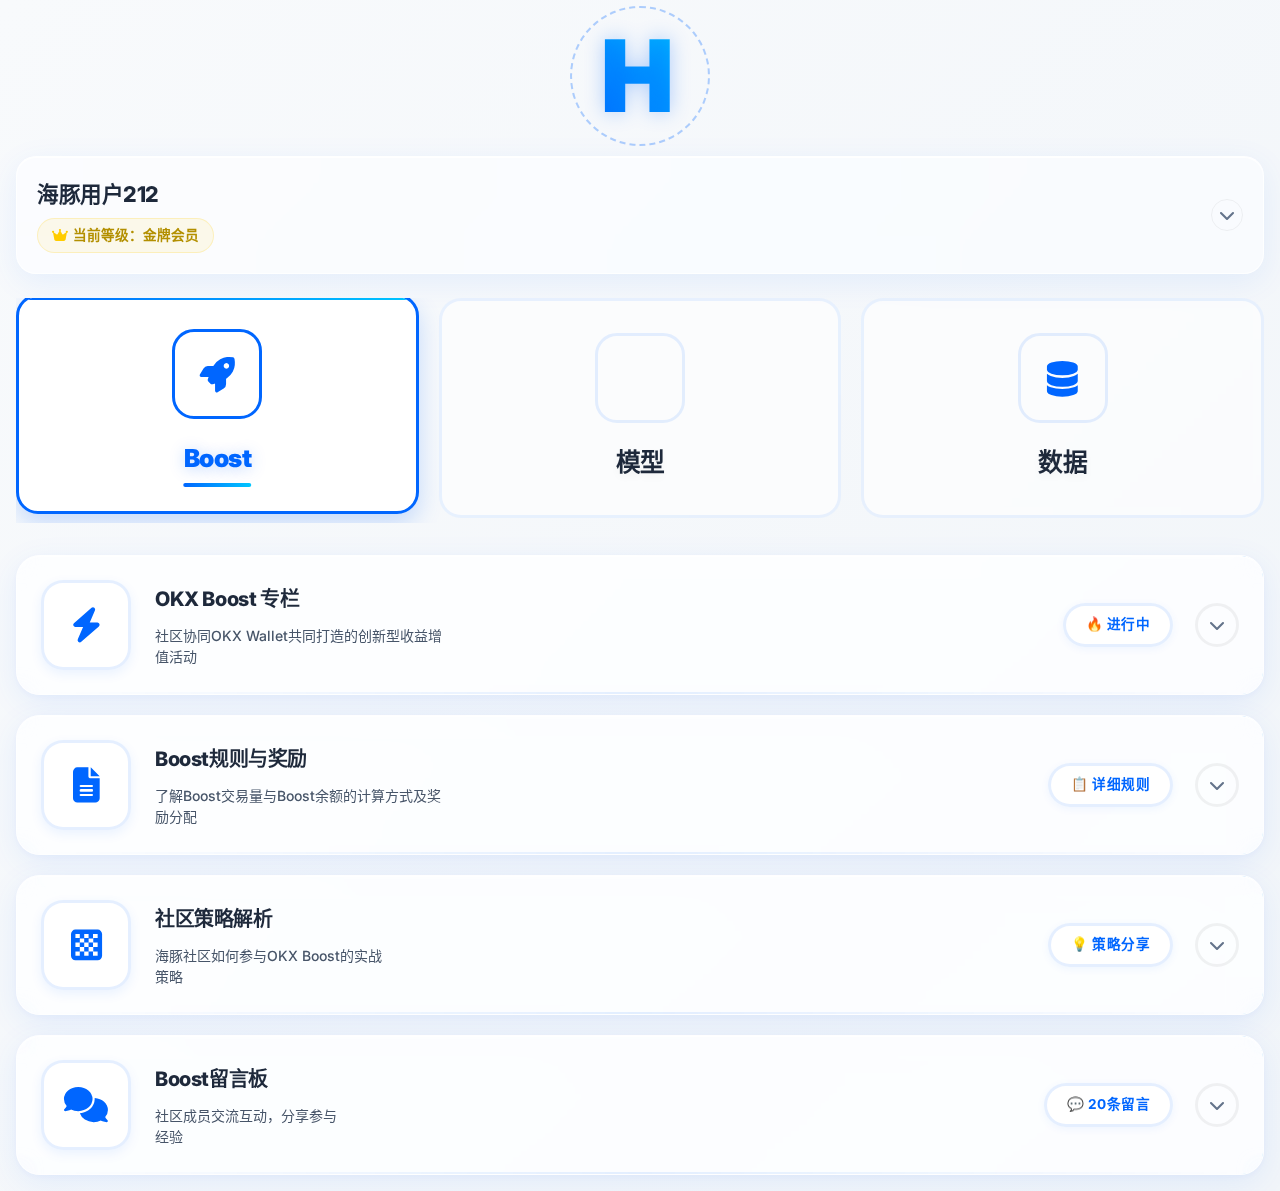
<file: index.html>
<!DOCTYPE html>
<html lang="zh-CN">
<head>
    <meta charset="UTF-8">
    <meta name="viewport" content="width=device-width, initial-scale=1.0, maximum-scale=1.0, user-scalable=no">
    <title>海豚社区 · 动态流光边框 · 三色主题</title>
    <link rel="stylesheet" href="https://cdnjs.cloudflare.com/ajax/libs/font-awesome/6.4.0/css/all.min.css">
    <!-- Inter 字体，提升现代感与可读性 -->
    <link href="https://fonts.googleapis.com/css2?family=Inter:wght@400;450;500;600;700;800;900&display=swap" rel="stylesheet">
    <style>
        /* ----- 全局变量（三色主题定义）----- */
        :root {
            /* 基础色 */
            --primary: #0066ff;
            --primary-light: rgba(0,102,255,0.12);
            --primary-lighter: rgba(0,102,255,0.05);
            --primary-dark: #0052cc;
            --secondary: #8b5cf6;
            --accent: #00c6ff;
            --gold: #ffcc00;
            --success: #10b981;
            --warning: #f59e0b;
            --danger: #ef4444;
            
            /* 三组专属线条颜色 */
            --boost-line: linear-gradient(90deg, #0066ff, #00c6ff);
            --model-line: linear-gradient(90deg, #8b5cf6, #a78bfa);
            --data-line: linear-gradient(90deg, #10b981, #34d399);
            
            /* 文字颜色优化（更深邃舒适） */
            --text-primary: #1e293b;
            --text-secondary: #475569;
            --text-light: #64748b;
            
            --bg-gradient: linear-gradient(135deg, #f8fafc 0%, #f1f5f9 100%);
            --card-shadow: 0 10px 25px -5px rgba(0,102,255,0.08), 0 8px 10px -6px rgba(0,102,255,0.02);
            --transition: all 0.3s cubic-bezier(0.4,0,0.2,1);
        }

        * {
            margin: 0;
            padding: 0;
            box-sizing: border-box;
            -webkit-tap-highlight-color: transparent;
        }

        body {
            font-family: 'Inter', -apple-system, BlinkMacSystemFont, 'Segoe UI', 'PingFang SC', 'SF Pro Display', 'Microsoft YaHei', sans-serif;
            background: var(--bg-gradient);
            color: var(--text-primary);
            min-height: 100vh;
            padding: 16px;
            overflow-x: hidden;
            -webkit-font-smoothing: antialiased;
            -moz-osx-font-smoothing: grayscale;
            font-size: 16px;
            line-height: 1.6;
            font-weight: 450;
        }

        /* ----- 顶部H字母 + 旋转光环 ----- */
        .h-letter-container {
            position: relative;
            width: 100%;
            height: 120px;
            margin-bottom: 20px;
            display: flex;
            justify-content: center;
            align-items: center;
            overflow: visible;
        }
        .flowing-h {
            position: absolute;
            top: 0;
            left: 0;
            width: 100%;
            height: 100%;
            display: flex;
            justify-content: center;
            align-items: center;
            z-index: 0;
            opacity: 0.1;
        }
        .h-svg {
            width: 200px;
            height: 200px;
            filter: drop-shadow(0 5px 15px rgba(0,102,255,0.1));
        }
        .h-path {
            fill: none;
            stroke: var(--primary);
            stroke-width: 2.2;
            stroke-linecap: round;
            stroke-linejoin: round;
            stroke-dasharray: 300;
            stroke-dashoffset: 300;
            animation: drawH 8s ease-in-out infinite;
        }
        @keyframes drawH {
            0%,100% { stroke-dashoffset: 300; opacity: 0.3; }
            20%,80% { stroke-dashoffset: 0; opacity: 0.6; }
            50% { opacity: 0.8; }
        }
        .h-interactive {
            position: absolute;
            font-size: 100px;
            font-weight: 900;
            color: transparent;
            background: linear-gradient(45deg, var(--primary), var(--accent));
            -webkit-background-clip: text;
            background-clip: text;
            z-index: 3;
            letter-spacing: 5px;
            transition: var(--transition);
            animation: hGlow 3s ease-in-out infinite;
            text-shadow: 0 0 20px rgba(0,102,255,0.3);
        }
        @keyframes hGlow {
            0%,100% { filter: drop-shadow(0 0 10px rgba(0,102,255,0.3)); transform: scale(1) rotate(0deg); }
            50% { filter: drop-shadow(0 0 25px rgba(0,102,255,0.6)); transform: scale(1.05) rotate(1deg); }
        }
        .h-ring {
            position: absolute;
            width: 140px;
            height: 140px;
            border: 2px dashed rgba(0,102,255,0.3);
            border-radius: 50%;
            animation: spinRing 12s linear infinite;
            pointer-events: none;
            z-index: 2;
        }
        @keyframes spinRing {
            from { transform: rotate(0deg); }
            to { transform: rotate(360deg); }
        }

        /* ----- 线条动画背景（点击显示2秒）----- */
        .line-background {
            position: fixed;
            top: 0;
            left: 0;
            width: 100%;
            height: 100%;
            z-index: -1;
            overflow: hidden;
            pointer-events: none;
            opacity: 0;
            transition: opacity 0.3s;
        }
        .line-background.show {
            opacity: 1;
        }
        .line {
            position: absolute;
            stroke-width: 2;
            stroke: rgba(0,102,255,0.25);
            fill: none;
            animation: lineDraw 12s linear infinite;
        }
        @keyframes lineDraw {
            0% { stroke-dashoffset: 1000; opacity: 0.2; }
            50% { opacity: 0.45; }
            100% { stroke-dashoffset: 0; opacity: 0.2; }
        }

        /* ----- 全局卡片流光边框（基础样式）----- */
        .activity-card {
            border: 3px solid rgba(0,102,255,0.08);
            position: relative;
            z-index: 0;
            background: rgba(255,255,255,0.7);
            backdrop-filter: blur(4px);
            border-radius: 24px;
            overflow: hidden;
            transition: var(--transition);
            width: 100%;
        }
        .activity-card::before {
            content: '';
            position: absolute;
            top: 0;
            left: 0;
            right: 0;
            height: 3px;
            background: var(--boost-line);
            opacity: 0;
            transition: var(--transition);
            z-index: 2;
        }
        .activity-card:hover { border-color: rgba(0,102,255,0.2); }
        .activity-card.active { border-color: rgba(0,102,255,0.3); }
        .activity-card.active::before {
            opacity: 1;
            animation: linePulse 2s infinite;
        }
        .activity-card::after {
            content: '';
            position: absolute;
            top: -3px;
            left: -3px;
            right: -3px;
            bottom: -3px;
            border-radius: inherit;
            padding: 3px;
            background: conic-gradient(from var(--angle,0deg), transparent 0deg, #0066ff 60deg, #00c6ff 120deg, #0066ff 180deg, transparent 240deg, transparent 360deg);
            -webkit-mask: linear-gradient(#fff 0 0) content-box, linear-gradient(#fff 0 0);
            mask: linear-gradient(#fff 0 0) content-box, linear-gradient(#fff 0 0);
            -webkit-mask-composite: xor;
            mask-composite: exclude;
            pointer-events: none;
            opacity: 0.6;
            transition: opacity 0.2s;
            animation: rotateBorder 4s linear infinite;
            z-index: 1;
        }
        .activity-card:hover::after,
        .activity-card.active::after { opacity: 1; }
        @keyframes rotateBorder { to { --angle: 360deg; } }
        @property --angle {
            syntax: '<angle>';
            inherits: false;
            initial-value: 0deg;
        }
        @keyframes linePulse { 0%,100% { opacity: 0.7; } 50% { opacity: 1; } }

        /* ===== 三组卡片专属线条颜色 ===== */
        .boost-card::before {
            background: var(--boost-line) !important;
        }
        .boost-card::after {
            background: conic-gradient(from var(--angle,0deg), transparent 0deg, #0066ff 60deg, #00c6ff 120deg, #0066ff 180deg, transparent 240deg, transparent 360deg) !important;
        }
        .model-card::before {
            background: var(--model-line) !important;
        }
        .model-card::after {
            background: conic-gradient(from var(--angle,0deg), transparent 0deg, #8b5cf6 60deg, #a78bfa 120deg, #8b5cf6 180deg, transparent 240deg, transparent 360deg) !important;
        }
        .data-card-item::before {
            background: var(--data-line) !important;
        }
        .data-card-item::after {
            background: conic-gradient(from var(--angle,0deg), transparent 0deg, #10b981 60deg, #34d399 120deg, #10b981 180deg, transparent 240deg, transparent 360deg) !important;
        }

        .action-btn, .action-btn.active, .btn-icon, .status-badge, .card-expand, .card-icon { border-width: 3px; }

        /* ===== 三大按钮激活状态线条颜色（与对应卡片组完全一致）===== */
        .action-btn#btnBoost.active {
            border-color: #0066ff !important;
        }
        .action-btn#btnBoost.active::before {
            background: var(--boost-line) !important;
        }
        .action-btn#btnBoost.active .btn-icon {
            border-color: #0066ff !important;
        }
        .action-btn#btnBoost.active .btn-icon::before {
            background: linear-gradient(45deg, #0066ff, #00c6ff) border-box !important;
        }
        .action-btn#btnBoost.active .btn-label {
            color: #0066ff !important;
            text-shadow: 0 2px 15px rgba(0,102,255,0.25);
        }
        .action-btn#btnBoost.active .btn-label::after {
            background: var(--boost-line) !important;
        }

        .action-btn#btnModel.active {
            border-color: #8b5cf6 !important;
        }
        .action-btn#btnModel.active::before {
            background: var(--model-line) !important;
        }
        .action-btn#btnModel.active .btn-icon {
            border-color: #8b5cf6 !important;
        }
        .action-btn#btnModel.active .btn-icon::before {
            background: linear-gradient(45deg, #8b5cf6, #a78bfa) border-box !important;
        }
        .action-btn#btnModel.active .btn-label {
            color: #8b5cf6 !important;
            text-shadow: 0 2px 15px rgba(139,92,246,0.25);
        }
        .action-btn#btnModel.active .btn-label::after {
            background: var(--model-line) !important;
        }

        .action-btn#btnData.active {
            border-color: #10b981 !important;
        }
        .action-btn#btnData.active::before {
            background: var(--data-line) !important;
        }
        .action-btn#btnData.active .btn-icon {
            border-color: #10b981 !important;
        }
        .action-btn#btnData.active .btn-icon::before {
            background: linear-gradient(45deg, #10b981, #34d399) border-box !important;
        }
        .action-btn#btnData.active .btn-label {
            color: #10b981 !important;
            text-shadow: 0 2px 15px rgba(16,185,129,0.25);
        }
        .action-btn#btnData.active .btn-label::after {
            background: var(--data-line) !important;
        }

        /* ----- 用户信息面板（字体优化）----- */
        .user-panel {
            background: rgba(255,255,255,0.7);
            backdrop-filter: blur(4px);
            border-radius: 20px;
            padding: 20px;
            margin-bottom: 24px;
            cursor: pointer;
            transition: var(--transition);
            position: relative;
            overflow: hidden;
            border: 1px solid rgba(0,102,255,0.1);
        }
        .user-panel:hover {
            border: 1px solid rgba(0,102,255,0.2);
            background: rgba(255,255,255,0.9);
        }
        .user-panel::before {
            content: '';
            position: absolute;
            top: 0;
            left: 0;
            right: 0;
            height: 1px;
            background: linear-gradient(90deg, transparent, var(--primary), transparent);
            opacity: 0;
            transition: var(--transition);
        }
        .user-panel:hover::before { opacity: 0.5; }
        .user-panel.expanded {
            border: 1px solid rgba(0,102,255,0.25);
            background: white;
        }
        .user-panel.expanded::before { opacity: 1; animation: lineDraw 2s ease-out; }
        .user-info-header {
            display: flex;
            align-items: center;
            justify-content: space-between;
        }
        .user-identity { flex: 1; }
        .user-nickname {
            font-size: 1.35rem;
            font-weight: 800;
            color: var(--text-primary);
            margin-bottom: 6px;
            display: flex;
            align-items: center;
            gap: 10px;
            letter-spacing: -0.02em;
        }
        .user-nickname span { opacity: 0; transition: var(--transition); }
        .user-panel.expanded .user-nickname span { opacity: 1; }
        .user-id {
            font-size: 0.8rem;
            font-weight: 600;
            color: var(--text-light);
            padding: 2px 12px;
            border-radius: 30px;
            background: rgba(0,102,255,0.04);
            border: 1px solid transparent;
            transition: var(--transition);
        }
        .user-panel.expanded .user-id {
            background: rgba(0,102,255,0.04);
            color: var(--primary);
            border-color: rgba(0,102,255,0.2);
        }
        .user-rank {
            display: flex;
            align-items: center;
            gap: 6px;
            color: #b38f00;
            font-weight: 700;
            font-size: 0.85rem;
            padding: 6px 14px;
            background: rgba(255,204,0,0.08);
            border-radius: 30px;
            border: 1px solid rgba(255,204,0,0.2);
            width: fit-content;
        }
        .user-rank i { color: var(--gold); }
        .expand-btn {
            width: 32px;
            height: 32px;
            border-radius: 50%;
            background: transparent;
            display: flex;
            align-items: center;
            justify-content: center;
            color: var(--text-light);
            transition: var(--transition);
            flex-shrink: 0;
            border: 1px solid rgba(0,0,0,0.05);
            position: relative;
        }
        .expand-btn::before {
            content: '';
            position: absolute;
            top: -1px;
            left: -1px;
            right: -1px;
            bottom: -1px;
            border-radius: 50%;
            border: 1px solid transparent;
            background: linear-gradient(45deg, var(--primary), transparent) border-box;
            -webkit-mask: linear-gradient(#fff 0 0) padding-box, linear-gradient(#fff 0 0);
            mask: linear-gradient(#fff 0 0) padding-box, linear-gradient(#fff 0 0);
            -webkit-mask-composite: xor;
            mask-composite: exclude;
            opacity: 0;
            transition: var(--transition);
        }
        .user-panel:hover .expand-btn {
            color: var(--primary);
            border-color: rgba(0,102,255,0.2);
        }
        .user-panel:hover .expand-btn::before { opacity: 0.5; }
        .user-panel.expanded .expand-btn {
            transform: rotate(180deg);
            background: transparent;
            color: var(--primary);
            border-color: var(--primary);
        }
        .user-panel.expanded .expand-btn::before { opacity: 1; }
        .user-details {
            max-height: 0;
            overflow: hidden;
            transition: max-height 0.5s cubic-bezier(0.4,0,0.2,1);
        }
        .details-grid {
            padding-top: 20px;
            opacity: 0;
            transform: translateY(-10px);
            transition: opacity 0.3s ease, transform 0.3s ease;
            display: grid;
            grid-template-columns: 1fr 1fr;
            gap: 12px;
        }
        .user-panel.expanded .details-grid {
            opacity: 1;
            transform: translateY(0);
            transition-delay: 0.1s;
        }
        .data-card {
            background: rgba(255,255,255,0.5);
            border-radius: 16px;
            padding: 16px;
            text-align: center;
            transition: var(--transition);
            position: relative;
            overflow: hidden;
            border: 1px solid rgba(0,102,255,0.05);
        }
        .data-card::before {
            content: '';
            position: absolute;
            top: 0;
            left: 0;
            right: 0;
            height: 1px;
            background: linear-gradient(90deg, var(--primary), var(--accent));
            opacity: 0;
            transition: var(--transition);
        }
        .data-card:hover {
            border-color: rgba(0,102,255,0.15);
            background: white;
            transform: translateY(-2px);
            box-shadow: var(--card-shadow);
        }
        .data-card:hover::before { opacity: 1; }
        .data-value {
            font-size: 1.7rem;
            font-weight: 800;
            color: var(--primary);
            margin-bottom: 4px;
            font-family: 'Inter', 'SF Pro Display', sans-serif;
            line-height: 1.2;
            letter-spacing: -0.02em;
            position: relative;
        }
        .data-value::after {
            content: '';
            position: absolute;
            bottom: -5px;
            left: 50%;
            transform: translateX(-50%);
            width: 0;
            height: 2px;
            background: linear-gradient(90deg, var(--primary), var(--accent));
            transition: var(--transition);
        }
        .data-card:hover .data-value::after { width: 50%; }
        .data-label {
            font-size: 0.75rem;
            font-weight: 700;
            color: var(--text-light);
            text-transform: uppercase;
            letter-spacing: 0.1em;
        }

        /* ----- 三个核心按钮（基础样式）----- */
        .action-buttons {
            display: flex;
            flex-direction: row;
            justify-content: space-between;
            gap: 20px;
            margin-bottom: 32px;
            overflow-x: auto;
            padding-bottom: 5px;
        }
        .action-buttons::-webkit-scrollbar { display: none; }
        .action-btn {
            flex: 1;
            background: rgba(255,255,255,0.6);
            backdrop-filter: blur(4px);
            border: 3px solid rgba(0,102,255,0.08);
            border-radius: 22px;
            padding: 32px 16px;
            display: flex;
            flex-direction: column;
            align-items: center;
            justify-content: center;
            gap: 20px;
            cursor: pointer;
            transition: var(--transition);
            position: relative;
            overflow: hidden;
            min-width: 0;
            min-height: 180px;
        }
        .action-btn::before {
            content: '';
            position: absolute;
            top: 0;
            left: 0;
            right: 0;
            height: 3px;
            background: linear-gradient(90deg, var(--primary), var(--accent));
            opacity: 0;
            transition: var(--transition);
        }
        .action-btn:hover {
            border-color: rgba(0,102,255,0.25);
            background: white;
            transform: translateY(-6px);
            box-shadow: 0 15px 30px rgba(0,102,255,0.15);
        }
        .action-btn:hover::before { opacity: 1; }
        .action-btn.active {
            background: white;
            transform: translateY(-4px);
            box-shadow: 0 10px 25px rgba(0,102,255,0.2);
        }
        .action-btn.active::before {
            opacity: 1;
            animation: linePulse 2s infinite;
        }
        .btn-icon {
            width: 90px;
            height: 90px;
            border-radius: 22px;
            background: transparent;
            display: flex;
            align-items: center;
            justify-content: center;
            color: var(--primary);
            font-size: 2.2rem;
            transition: var(--transition);
            position: relative;
            z-index: 1;
            border: 3px solid rgba(0,102,255,0.1);
        }
        .btn-icon::before {
            content: '';
            position: absolute;
            top: -3px;
            left: -3px;
            right: -3px;
            bottom: -3px;
            border-radius: 22px;
            border: 3px solid transparent;
            background: linear-gradient(45deg, var(--primary), transparent) border-box;
            -webkit-mask: linear-gradient(#fff 0 0) padding-box, linear-gradient(#fff 0 0);
            mask: linear-gradient(#fff 0 0) padding-box, linear-gradient(#fff 0 0);
            -webkit-mask-composite: xor;
            mask-composite: exclude;
            opacity: 0;
            transition: var(--transition);
        }
        .action-btn:hover .btn-icon {
            color: var(--primary);
            border-color: rgba(0,102,255,0.2);
            transform: scale(1.12);
        }
        .action-btn:hover .btn-icon::before { opacity: 0.7; }
        .btn-label {
            font-weight: 900;
            color: var(--text-primary);
            font-size: 1.55rem;
            transition: var(--transition);
            position: relative;
            z-index: 1;
            letter-spacing: -0.02em;
            text-align: center;
            text-shadow: 0 4px 8px rgba(0,0,0,0.04);
        }
        .btn-label::after {
            content: '';
            position: absolute;
            bottom: -8px;
            left: 50%;
            transform: translateX(-50%);
            width: 0;
            height: 4px;
            background: linear-gradient(90deg, var(--primary), var(--accent));
            border-radius: 2px;
            transition: var(--transition);
        }
        .action-btn:hover .btn-label { color: var(--text-primary); }
        .action-btn:hover .btn-label::after { width: 90%; }
        .action-btn.active .btn-label {
            font-weight: 900;
            text-shadow: 0 2px 15px rgba(0,102,255,0.25);
        }
        .action-btn.active .btn-label::after {
            width: 100%;
            animation: linePulse 2s infinite;
        }

        /* ----- 卡片通用样式 ----- */
        .cards-container {
            display: flex;
            flex-direction: column;
            gap: 20px;
            position: relative;
            z-index: 2;
        }
        .card-header {
            padding: 24px;
            display: flex;
            align-items: center;
            justify-content: space-between;
            cursor: pointer;
            position: relative;
        }
        .card-header::after {
            content: '';
            position: absolute;
            bottom: 0;
            left: 24px;
            right: 24px;
            height: 2px;
            background: linear-gradient(90deg, transparent, rgba(0,102,255,0.1), transparent);
        }
        .card-main {
            display: flex;
            align-items: center;
            gap: 24px;
            flex: 1;
        }
        .card-icon {
            width: 90px;
            height: 90px;
            border-radius: 22px;
            background: transparent;
            display: flex;
            align-items: center;
            justify-content: center;
            color: var(--primary);
            font-size: 2.2rem;
            flex-shrink: 0;
            transition: var(--transition);
            border: 3px solid rgba(0,102,255,0.1);
            position: relative;
        }
        .card-icon::before {
            content: '';
            position: absolute;
            top: -3px;
            left: -3px;
            right: -3px;
            bottom: -3px;
            border-radius: 22px;
            border: 3px solid transparent;
            background: linear-gradient(45deg, var(--primary), transparent) border-box;
            -webkit-mask: linear-gradient(#fff 0 0) padding-box, linear-gradient(#fff 0 0);
            mask: linear-gradient(#fff 0 0) padding-box, linear-gradient(#fff 0 0);
            -webkit-mask-composite: xor;
            mask-composite: exclude;
            opacity: 0;
            transition: var(--transition);
        }
        .activity-card:hover .card-icon {
            color: var(--primary);
            border-color: rgba(0,102,255,0.2);
            transform: scale(1.08);
        }
        .activity-card:hover .card-icon::before { opacity: 0.5; }
        .activity-card.active .card-icon {
            color: var(--primary);
            border-color: rgba(0,102,255,0.3);
            transform: scale(1.08);
        }
        .activity-card.active .card-icon::before {
            opacity: 1;
            animation: borderRotate 3s linear infinite;
        }
        .card-text h3 {
            font-size: 1.45rem;
            font-weight: 800;
            color: var(--text-primary);
            margin-bottom: 10px;
            letter-spacing: -0.02em;
            position: relative;
        }
        .card-text h3::after {
            content: '';
            position: absolute;
            bottom: -6px;
            left: 0;
            width: 0;
            height: 4px;
            background: linear-gradient(90deg, var(--primary), var(--accent));
            border-radius: 2px;
            transition: var(--transition);
        }
        .activity-card:hover .card-text h3::after { width: 40%; }
        .activity-card.active .card-text h3::after {
            width: 60%;
            animation: linePulse 2s infinite;
        }
        .card-text p {
            font-size: 0.9rem;
            font-weight: 500;
            color: var(--text-secondary);
            line-height: 1.6;
            max-width: 90%;
        }
        .card-status {
            display: flex;
            align-items: center;
            gap: 12px;
        }
        .status-badge {
            background: transparent;
            color: var(--primary);
            padding: 8px 20px;
            border-radius: 40px;
            font-size: 0.85rem;
            font-weight: 700;
            white-space: nowrap;
            border: 3px solid rgba(0,102,255,0.1);
            transition: var(--transition);
            letter-spacing: 0.5px;
        }
        .activity-card:hover .status-badge { border-color: rgba(0,102,255,0.2); }
        .activity-card.active .status-badge { border-color: rgba(0,102,255,0.3); }
        .card-expand {
            width: 44px;
            height: 44px;
            border-radius: 50%;
            background: transparent;
            display: flex;
            align-items: center;
            justify-content: center;
            color: var(--text-light);
            transition: var(--transition);
            margin-left: 10px;
            flex-shrink: 0;
            border: 3px solid rgba(0,0,0,0.05);
            position: relative;
        }
        .card-expand::before {
            content: '';
            position: absolute;
            top: -3px;
            left: -3px;
            right: -3px;
            bottom: -3px;
            border-radius: 50%;
            border: 3px solid transparent;
            background: linear-gradient(45deg, var(--primary), transparent) border-box;
            -webkit-mask: linear-gradient(#fff 0 0) padding-box, linear-gradient(#fff 0 0);
            mask: linear-gradient(#fff 0 0) padding-box, linear-gradient(#fff 0 0);
            -webkit-mask-composite: xor;
            mask-composite: exclude;
            opacity: 0;
            transition: var(--transition);
        }
        .activity-card:hover .card-expand {
            color: var(--primary);
            border-color: rgba(0,102,255,0.2);
            transform: scale(1.1);
        }
        .activity-card:hover .card-expand::before { opacity: 0.5; }
        .activity-card.active .card-expand {
            background: transparent;
            color: var(--primary);
            border-color: var(--primary);
            transform: rotate(180deg) scale(1.1);
        }
        .activity-card.active .card-expand::before { opacity: 1; }
        .card-content {
            max-height: 0;
            overflow: hidden;
            transition: max-height 0.5s cubic-bezier(0.4,0,0.2,1);
        }
        .content-inner {
            padding: 0 24px;
            opacity: 0;
            transform: translateY(-10px);
            transition: opacity 0.3s ease, transform 0.3s ease;
        }
        .activity-card.active .content-inner {
            opacity: 1;
            transform: translateY(0);
            transition-delay: 0.1s;
            padding-bottom: 24px;
        }

        /* ----- 内部组件样式（字体优化）----- */
        .content-section { margin-top: 20px; }
        .section-title {
            font-size: 1.1rem;
            font-weight: 800;
            color: var(--primary);
            margin-bottom: 12px;
            display: flex;
            align-items: center;
            gap: 8px;
            letter-spacing: -0.01em;
            position: relative;
        }
        .section-title::after {
            content: '';
            position: absolute;
            bottom: -4px;
            left: 0;
            width: 30px;
            height: 2px;
            background: linear-gradient(90deg, var(--primary), var(--accent));
        }
        .description {
            color: var(--text-secondary);
            font-size: 0.95rem;
            font-weight: 450;
            line-height: 1.7;
            margin-bottom: 16px;
        }
        .rules-list {
            list-style: none;
            margin-bottom: 20px;
        }
        .rules-list li {
            padding: 10px 0;
            border-bottom: 2px dashed rgba(0,0,0,0.05);
            display: flex;
            align-items: center;
            gap: 10px;
            font-size: 0.95rem;
            font-weight: 500;
            color: var(--text-secondary);
            transition: var(--transition);
            position: relative;
        }
        .rules-list li:hover {
            color: var(--text-primary);
            padding-left: 5px;
        }
        .rewards {
            background: rgba(255,255,255,0.6);
            backdrop-filter: blur(4px);
            border-radius: 20px;
            padding: 18px;
            margin-top: 18px;
            border: 2px solid rgba(0,102,255,0.1);
            transition: var(--transition);
        }
        .rewards:hover {
            border-color: rgba(0,102,255,0.2);
            background: white;
        }
        .reward-item {
            display: flex;
            justify-content: space-between;
            padding: 12px 0;
            border-bottom: 2px solid rgba(0,0,0,0.03);
            font-size: 0.95rem;
            font-weight: 500;
            transition: var(--transition);
        }
        .reward-item:hover { transform: translateX(5px); }
        .reward-item:last-child { border-bottom: none; }
        .reward-value {
            font-weight: 800;
            color: var(--primary);
        }
        .card-actions {
            display: flex;
            flex-direction: column;
            gap: 14px;
            margin-top: 20px;
        }
        .card-action-button {
            padding: 16px 28px;
            border-radius: 40px;
            font-weight: 800;
            font-size: 1rem;
            cursor: pointer;
            transition: var(--transition);
            border: none;
            text-align: center;
            display: flex;
            align-items: center;
            justify-content: center;
            gap: 12px;
            min-width: 240px;
            margin: 0 auto;
            letter-spacing: 0.5px;
        }
        .card-action-primary {
            background: linear-gradient(135deg, var(--primary), var(--accent));
            color: white;
            border: 2px solid transparent;
        }
        .card-action-primary:hover {
            transform: translateY(-3px);
            box-shadow: 0 12px 30px rgba(0,102,255,0.4);
        }
        .card-action-secondary {
            background: transparent;
            color: var(--primary);
            border: 2px solid rgba(0,102,255,0.3);
        }
        .card-action-secondary:hover {
            background: rgba(0,102,255,0.05);
            border-color: var(--primary);
            transform: translateY(-3px);
        }

        /* 飞轮节点列表 */
        .flywheel-node {
            padding: 12px 0;
            border-bottom: 1px solid rgba(0,102,255,0.08);
            display: flex;
            align-items: baseline;
            gap: 8px;
            color: var(--text-secondary);
            font-size: 0.95rem;
            font-weight: 500;
        }
        .flywheel-node strong {
            color: var(--primary);
            font-weight: 800;
            min-width: 100px;
        }
        .flywheel-node:last-child { border-bottom: none; }

        /* 视频卡片 */
        .video-full-frame {
            width: 100%;
            border-radius: 16px;
            overflow: hidden;
            background: #0a0f1a;
        }
        .video-full-frame iframe {
            display: block;
            width: 100%;
            height: 70vh;
            min-height: 600px;
            border: none;
        }

        /* 留言板 */
        .comment-item {
            padding: 16px;
            border-bottom: 1px solid rgba(0,102,255,0.08);
            transition: var(--transition);
        }
        .comment-item:hover {
            background: rgba(255,255,255,0.6);
            border-radius: 16px;
        }
        .comment-header {
            display: flex;
            align-items: center;
            gap: 10px;
            margin-bottom: 8px;
        }
        .comment-avatar { font-size: 1.8rem; color: var(--primary); }
        .comment-author {
            font-weight: 800;
            color: var(--text-primary);
            font-size: 0.95rem;
        }
        .comment-time {
            font-size: 0.7rem;
            font-weight: 600;
            color: var(--text-light);
            margin-left: auto;
        }
        .comment-content {
            color: var(--text-secondary);
            line-height: 1.6;
            font-size: 0.9rem;
            font-weight: 450;
            padding-left: 6px;
        }
        .comment-input-area {
            display: flex;
            gap: 12px;
            margin-top: 20px;
            align-items: center;
        }
        .comment-input {
            flex: 1;
            padding: 14px 20px;
            border: 2px solid rgba(0,102,255,0.1);
            border-radius: 40px;
            font-size: 0.9rem;
            font-weight: 500;
            background: white;
            transition: var(--transition);
        }
        .comment-input:focus {
            border-color: var(--primary);
            box-shadow: 0 0 0 3px rgba(0,102,255,0.1);
            outline: none;
        }
        .comment-send-btn {
            width: 50px;
            height: 50px;
            border-radius: 50%;
            background: linear-gradient(135deg, var(--primary), var(--accent));
            color: white;
            border: none;
            display: flex;
            align-items: center;
            justify-content: center;
            font-size: 1.2rem;
            cursor: pointer;
            transition: var(--transition);
        }
        .comment-send-btn:hover {
            transform: scale(1.1);
            box-shadow: 0 5px 15px rgba(0,102,255,0.3);
        }

        /* 经济模型样式（字体优化） */
        .stats-grid {
            display: grid;
            grid-template-columns: repeat(6,1fr);
            gap: 14px;
            margin-bottom: 20px;
        }
        @media (max-width:1100px) { .stats-grid { grid-template-columns: repeat(3,1fr); } }
        @media (max-width:700px) { .stats-grid { grid-template-columns: repeat(2,1fr); } }
        .stat-card {
            background: rgba(255,255,255,0.5);
            border-radius: 20px;
            padding: 16px 14px;
            transition: var(--transition);
            border: 1px solid rgba(0,102,255,0.05);
        }
        .stat-card:hover {
            background: white;
            border-color: rgba(0,102,255,0.2);
            box-shadow: var(--card-shadow);
            transform: translateY(-2px);
        }
        .stat-label {
            display: flex;
            align-items: center;
            gap: 6px;
            color: var(--text-secondary);
            font-size: 0.7rem;
            font-weight: 700;
            text-transform: uppercase;
            margin-bottom: 8px;
            letter-spacing: 0.05em;
        }
        .stat-label i { font-size: 0.8rem; color: var(--primary); }
        .stat-number {
            font-size: 1.6rem;
            font-weight: 800;
            color: var(--text-primary);
            line-height: 1.2;
            letter-spacing: -0.02em;
        }
        .stat-trend { font-size: 0.6rem; font-weight: 600; color: var(--text-light); }

        .sim-row {
            display: grid;
            grid-template-columns: 1fr 1fr;
            gap: 24px;
            margin-top: 16px;
        }
        @media (max-width:900px) { .sim-row { grid-template-columns: 1fr; } }
        .param-panel, .earning-panel {
            background: rgba(255,255,255,0.5);
            backdrop-filter: blur(4px);
            border-radius: 28px;
            padding: 24px;
            transition: var(--transition);
            border: 1px solid rgba(0,102,255,0.05);
        }
        .param-panel:hover, .earning-panel:hover {
            background: white;
            border-color: rgba(0,102,255,0.2);
            box-shadow: var(--card-shadow);
        }
        .param-group { margin-bottom: 20px; }
        .param-label {
            display: flex;
            justify-content: space-between;
            align-items: center;
            margin-bottom: 8px;
            color: var(--text-secondary);
            font-weight: 700;
            font-size: 0.8rem;
        }
        .param-label span:last-child {
            color: var(--primary);
            font-weight: 700;
            background: white;
            padding: 4px 16px;
            border-radius: 40px;
            font-size: 0.75rem;
            border: 1px solid rgba(0,102,255,0.1);
        }
        .slider {
            width: 100%;
            height: 6px;
            background: rgba(0,0,0,0.04);
            border-radius: 20px;
            -webkit-appearance: none;
            appearance: none;
        }
        .slider::-webkit-slider-thumb {
            -webkit-appearance: none;
            appearance: none;
            width: 22px;
            height: 22px;
            background: white;
            border: 2px solid var(--primary);
            border-radius: 50%;
            box-shadow: 0 4px 8px rgba(0,102,255,0.2);
            cursor: pointer;
        }
        .number-input {
            border: 1px solid rgba(0,102,255,0.1);
            border-radius: 40px;
            padding: 6px 16px;
            font-size: 0.85rem;
            font-weight: 700;
            color: var(--text-primary);
            background: white;
            width: 110px;
            text-align: right;
            outline: none;
            transition: var(--transition);
        }
        .number-input:focus {
            border-color: var(--primary);
            box-shadow: 0 0 0 3px rgba(0,102,255,0.1);
        }
        .earning-grid {
            display: grid;
            grid-template-columns: 1fr 1fr;
            gap: 16px;
            margin-bottom: 20px;
        }
        .earning-item {
            background: rgba(255,255,255,0.5);
            border-radius: 20px;
            padding: 18px;
            transition: var(--transition);
            border: 1px solid rgba(0,102,255,0.05);
        }
        .earning-item:hover {
            background: white;
            transform: translateY(-2px);
            border-color: rgba(0,102,255,0.2);
            box-shadow: var(--card-shadow);
        }
        .earning-item .label {
            display: flex;
            align-items: center;
            gap: 6px;
            color: var(--text-secondary);
            font-size: 0.7rem;
            font-weight: 700;
            margin-bottom: 10px;
            text-transform: uppercase;
            letter-spacing: 0.05em;
        }
        .earning-item .value {
            font-size: 1.6rem;
            font-weight: 800;
            color: var(--text-primary);
            line-height: 1;
            letter-spacing: -0.02em;
        }
        .total-value {
            grid-column: span 2;
            background: rgba(0,102,255,0.04);
            border-radius: 20px;
            padding: 16px 24px;
            display: flex;
            justify-content: space-between;
            align-items: center;
            transition: var(--transition);
            border: 1px solid rgba(0,102,255,0.05);
        }
        .total-value:hover {
            background: white;
            border-color: rgba(0,102,255,0.2);
        }
        .total-value span:last-child {
            font-size: 1.8rem;
            font-weight: 800;
            color: var(--primary);
        }

        .kline-card {
            background: rgba(255,255,255,0.5);
            backdrop-filter: blur(4px);
            border-radius: 28px;
            padding: 20px;
            margin-top: 24px;
            transition: var(--transition);
            border: 1px solid rgba(0,102,255,0.05);
        }
        .kline-card:hover {
            background: white;
            border-color: rgba(0,102,255,0.2);
            box-shadow: var(--card-shadow);
        }
        .kline-header {
            display: flex;
            align-items: center;
            justify-content: space-between;
            margin-bottom: 16px;
            flex-wrap: wrap;
            gap: 12px;
        }
        .kline-title { display: flex; align-items: center; gap: 12px; }
        .kline-title i { font-size: 1.5rem; color: var(--primary); }
        .kline-title h4 {
            font-size: 1.1rem;
            font-weight: 800;
            color: var(--text-primary);
        }
        .price-range {
            background: rgba(0,102,255,0.04);
            border-radius: 40px;
            padding: 8px 20px;
            display: flex;
            align-items: center;
            gap: 16px;
            font-size: 0.8rem;
            font-weight: 600;
        }
        .price-range strong { color: var(--primary); font-size: 1rem; }
        .kline-container {
            width: 100%;
            height: 200px;
            position: relative;
            margin-top: 8px;
        }
        canvas {
            width: 100%;
            height: 100%;
            display: block;
            border-radius: 20px;
            background: rgba(255,255,255,0.2);
        }

        .model-grid {
            display: grid;
            grid-template-columns: repeat(4,1fr);
            gap: 20px;
            margin-bottom: 28px;
        }
        @media (max-width:1000px) { .model-grid { grid-template-columns: repeat(2,1fr); } }
        .model-mini-card {
            background: rgba(255,255,255,0.5);
            border-radius: 24px;
            padding: 22px;
            transition: var(--transition);
            border: 1px solid rgba(0,102,255,0.05);
        }
        .model-mini-card:hover {
            background: white;
            border-color: rgba(0,102,255,0.2);
            box-shadow: var(--card-shadow);
            transform: translateY(-2px);
        }
        .model-mini-icon { font-size: 2rem; margin-bottom: 12px; }
        .model-mini-title {
            font-weight: 800;
            font-size: 1rem;
            margin-bottom: 8px;
            color: var(--text-primary);
        }
        .model-mini-desc {
            color: var(--text-secondary);
            font-size: 0.8rem;
            font-weight: 500;
            line-height: 1.5;
        }

        .compare-table {
            width: 100%;
            border-collapse: collapse;
            margin-top: 20px;
            background: rgba(255,255,255,0.6);
            backdrop-filter: blur(4px);
            border-radius: 20px;
            overflow: hidden;
            font-size: 0.85rem;
        }
        .compare-table th {
            background: rgba(0,102,255,0.06);
            padding: 16px 12px;
            text-align: left;
            font-weight: 800;
            color: var(--primary);
            border-bottom: 2px solid rgba(0,102,255,0.1);
        }
        .compare-table td {
            padding: 14px 12px;
            border-bottom: 1px solid rgba(0,102,255,0.05);
            vertical-align: top;
            font-weight: 500;
        }
        .compare-table tr:hover td { background: rgba(255,255,255,0.8); }
        .dolphin-tag {
            background: rgba(0,102,255,0.08);
            color: var(--primary);
            padding: 4px 12px;
            border-radius: 30px;
            font-size: 0.7rem;
            font-weight: 700;
            display: inline-block;
            margin-top: 4px;
        }

        .dual-token {
            display: grid;
            grid-template-columns: 1fr 1fr;
            gap: 24px;
            margin-bottom: 28px;
        }
        @media (max-width:700px) { .dual-token { grid-template-columns: 1fr; } }
        .token-card {
            background: rgba(255,255,255,0.5);
            backdrop-filter: blur(4px);
            border-radius: 28px;
            padding: 26px;
            transition: var(--transition);
            border: 1px solid rgba(0,102,255,0.05);
        }
        .token-card:hover {
            background: white;
            border-color: rgba(0,102,255,0.2);
            box-shadow: var(--card-shadow);
        }
        .token-icon { display: flex; align-items: center; gap: 14px; margin-bottom: 18px; }
        .token-icon i { font-size: 2rem; color: var(--primary); }
        .token-icon h4 {
            font-size: 1.2rem;
            font-weight: 800;
            color: var(--text-primary);
        }

        .stake-table {
            width: 100%;
            border-collapse: collapse;
            font-size: 0.9rem;
            background: rgba(255,255,255,0.6);
            backdrop-filter: blur(4px);
            border-radius: 20px;
            overflow: hidden;
        }
        .stake-table th {
            background: rgba(0,102,255,0.06);
            padding: 16px 20px;
            text-align: left;
            font-weight: 700;
            color: var(--text-primary);
        }
        .stake-table td { padding: 14px 20px; font-weight: 500; }
        .stake-table tr:hover td { background: rgba(255,255,255,0.8); }

        .btn-sm {
            padding: 12px 28px;
            border-radius: 40px;
            font-weight: 700;
            font-size: 0.9rem;
            background: linear-gradient(105deg, var(--primary), var(--accent));
            color: white;
            border: none;
            cursor: pointer;
            transition: var(--transition);
            letter-spacing: 0.5px;
        }
        .btn-sm:hover {
            transform: translateY(-2px);
            box-shadow: 0 12px 20px -10px rgba(0,102,255,0.4);
        }

        .toggle-checkbox + label {
            position: relative;
            display: inline-block;
            width: 48px;
            height: 24px;
            background: rgba(0,0,0,0.06);
            border-radius: 24px;
            cursor: pointer;
            transition: 0.2s;
        }
        .toggle-checkbox + label::after {
            content: '';
            position: absolute;
            width: 20px;
            height: 20px;
            background: white;
            border-radius: 50%;
            top: 2px;
            left: 2px;
            box-shadow: 0 2px 4px rgba(0,0,0,0.1);
            transition: 0.2s;
        }
        .toggle-checkbox:checked + label { background: var(--primary); }
        .toggle-checkbox:checked + label::after { left: 26px; }

        /* 协议健康度 - 上下布局 */
        .protocol-health-wrapper {
            display: flex;
            flex-direction: column;
            gap: 24px;
            margin-top: 16px;
        }
        .health-section, .boost-section {
            background: rgba(255,255,255,0.5);
            backdrop-filter: blur(4px);
            border-radius: 28px;
            padding: 24px;
            transition: var(--transition);
            border: 1px solid rgba(0,102,255,0.05);
        }
        .health-section:hover, .boost-section:hover {
            background: white;
            border-color: rgba(0,102,255,0.2);
            box-shadow: var(--card-shadow);
        }
        .health-grid {
            display: grid;
            grid-template-columns: 1fr 1fr;
            gap: 16px;
            margin: 20px 0 16px;
        }
        .health-item {
            background: transparent;
            border-radius: 20px;
            padding: 20px 12px;
            text-align: center;
            transition: var(--transition);
            border: 1px solid transparent;
        }
        .health-item:hover {
            background: white;
            border-color: rgba(0,102,255,0.2);
            transform: translateY(-2px);
            box-shadow: var(--card-shadow);
        }
        .health-icon {
            font-size: 1.8rem;
            color: var(--primary);
            margin-bottom: 12px;
            background: rgba(0,102,255,0.08);
            width: 56px;
            height: 56px;
            display: flex;
            align-items: center;
            justify-content: center;
            border-radius: 20px;
            margin: 0 auto 12px auto;
        }
        .health-value {
            font-size: 1.5rem;
            font-weight: 800;
            color: var(--primary);
            margin-bottom: 4px;
            letter-spacing: -0.02em;
        }
        .health-label {
            font-size: 0.7rem;
            font-weight: 700;
            color: var(--text-light);
            text-transform: uppercase;
            letter-spacing: 0.05em;
        }
        .score-row {
            display: flex;
            align-items: center;
            justify-content: space-between;
            background: rgba(0,102,255,0.04);
            border-radius: 24px;
            padding: 16px 20px;
            margin-top: 8px;
        }
        .score-left {
            display: flex;
            align-items: center;
            gap: 12px;
        }
        .score-ring {
            position: relative;
            width: 80px;
            height: 80px;
        }
        .score-ring svg {
            width: 80px;
            height: 80px;
            transform: rotate(-90deg);
        }
        .score-number {
            position: absolute;
            top: 50%;
            left: 50%;
            transform: translate(-50%,-50%);
            font-size: 1.8rem;
            font-weight: 800;
            color: var(--primary);
        }

        /* ===== 我的钱包卡片（全新美化排版）===== */
        .wallet-balance-grid {
            display: grid;
            grid-template-columns: 1fr 1fr;
            gap: 16px;
            margin-bottom: 24px;
        }
        .wallet-balance-item {
            background: rgba(255,255,255,0.7);
            backdrop-filter: blur(4px);
            border-radius: 20px;
            padding: 18px 16px;
            display: flex;
            align-items: center;
            gap: 14px;
            transition: var(--transition);
            border: 1px solid rgba(0,102,255,0.08);
        }
        .wallet-balance-item:hover {
            background: white;
            border-color: rgba(0,102,255,0.2);
            box-shadow: var(--card-shadow);
            transform: translateY(-2px);
        }
        .wallet-balance-icon {
            width: 52px;
            height: 52px;
            border-radius: 18px;
            background: rgba(0,102,255,0.08);
            display: flex;
            align-items: center;
            justify-content: center;
            font-size: 1.8rem;
            color: var(--primary);
        }
        .wallet-balance-info { flex: 1; }
        .wallet-balance-token {
            display: flex;
            justify-content: space-between;
            align-items: center;
            margin-bottom: 4px;
        }
        .wallet-balance-token span:first-child {
            font-weight: 800;
            color: var(--text-primary);
            font-size: 1rem;
        }
        .wallet-balance-change {
            font-size: 0.7rem;
            font-weight: 700;
            padding: 2px 8px;
            border-radius: 30px;
            background: rgba(16,185,129,0.1);
            color: var(--success);
        }
        .wallet-balance-amount {
            font-size: 1.4rem;
            font-weight: 800;
            color: var(--text-primary);
            line-height: 1.2;
            letter-spacing: -0.02em;
        }
        .wallet-balance-usd {
            font-size: 0.75rem;
            font-weight: 600;
            color: var(--text-light);
            margin-top: 2px;
        }
        .wallet-address-card {
            background: linear-gradient(105deg, rgba(0,102,255,0.04) 0%, rgba(0,198,255,0.04) 100%);
            border-radius: 24px;
            padding: 20px;
            margin-bottom: 20px;
            border: 1px solid rgba(0,102,255,0.1);
        }
        .wallet-address-title {
            display: flex;
            align-items: center;
            gap: 8px;
            color: var(--primary);
            font-weight: 700;
            font-size: 0.9rem;
            margin-bottom: 12px;
        }
        .wallet-address-row {
            display: flex;
            align-items: center;
            background: white;
            border-radius: 40px;
            padding: 10px 16px;
            font-size: 0.85rem;
            font-weight: 600;
            color: var(--text-primary);
            word-break: break-all;
            border: 1px solid rgba(0,102,255,0.1);
        }
        .wallet-address-row span {
            font-family: monospace;
            flex: 1;
        }
        .wallet-address-copy {
            background: transparent;
            border: none;
            color: var(--primary);
            font-size: 0.85rem;
            font-weight: 700;
            display: flex;
            align-items: center;
            gap: 6px;
            padding: 6px 14px;
            border-radius: 30px;
            transition: var(--transition);
            cursor: pointer;
        }
        .wallet-address-copy:hover { background: rgba(0,102,255,0.06); }
        .wallet-withdraw-card {
            background: white;
            border-radius: 24px;
            padding: 20px;
            margin-bottom: 24px;
            border: 1px solid rgba(0,102,255,0.08);
        }
        .wallet-withdraw-title {
            display: flex;
            align-items: center;
            gap: 8px;
            color: var(--primary);
            font-weight: 700;
            font-size: 0.9rem;
            margin-bottom: 16px;
        }
        .wallet-withdraw-input-group {
            display: flex;
            gap: 12px;
            align-items: center;
            flex-wrap: wrap;
        }
        .wallet-withdraw-input {
            flex: 1;
            padding: 14px 20px;
            border: 2px solid rgba(0,102,255,0.08);
            border-radius: 40px;
            font-size: 0.9rem;
            font-weight: 600;
            background: rgba(255,255,255,0.8);
            transition: var(--transition);
            min-width: 200px;
        }
        .wallet-withdraw-input:focus {
            border-color: var(--primary);
            box-shadow: 0 0 0 3px rgba(0,102,255,0.1);
            outline: none;
            background: white;
        }
        .wallet-withdraw-btn {
            background: linear-gradient(105deg, var(--warning), #f97316);
            color: white;
            border: none;
            border-radius: 40px;
            padding: 14px 28px;
            font-weight: 700;
            font-size: 0.95rem;
            display: flex;
            align-items: center;
            gap: 8px;
            cursor: pointer;
            transition: var(--transition);
            border: 2px solid transparent;
        }
        .wallet-withdraw-btn:hover {
            transform: translateY(-2px);
            box-shadow: 0 12px 20px -10px rgba(245,158,11,0.4);
        }
        .wallet-tx-timeline { margin-top: 8px; }
        .wallet-tx-item {
            display: flex;
            align-items: center;
            padding: 16px 0;
            border-bottom: 1px solid rgba(0,102,255,0.06);
        }
        .wallet-tx-item:last-child { border-bottom: none; }
        .wallet-tx-icon {
            width: 44px;
            height: 44px;
            border-radius: 16px;
            background: rgba(0,102,255,0.06);
            display: flex;
            align-items: center;
            justify-content: center;
            margin-right: 14px;
            color: var(--primary);
            font-size: 1.2rem;
        }
        .wallet-tx-content { flex: 1; }
        .wallet-tx-row1 {
            display: flex;
            justify-content: space-between;
            margin-bottom: 6px;
        }
        .wallet-tx-type {
            font-weight: 800;
            color: var(--text-primary);
        }
        .wallet-tx-amount {
            font-weight: 800;
        }
        .wallet-tx-amount.positive { color: var(--success); }
        .wallet-tx-amount.negative { color: var(--warning); }
        .wallet-tx-row2 {
            display: flex;
            justify-content: space-between;
            font-size: 0.7rem;
            font-weight: 600;
            color: var(--text-light);
        }
        .wallet-tx-status {
            padding: 2px 12px;
            background: rgba(16,185,129,0.1);
            color: var(--success);
            border-radius: 30px;
            font-weight: 700;
        }

        /* ===== 常用工具卡片 · 全新内容 ===== */
        .tools-section-title {
            font-size: 1rem;
            font-weight: 800;
            color: var(--text-primary);
            margin: 20px 0 12px 0;
            display: flex;
            align-items: center;
            gap: 8px;
        }
        .tools-section-title i {
            color: var(--primary);
            font-size: 1.1rem;
        }
        .tools-entry-grid {
            display: grid;
            grid-template-columns: repeat(auto-fit, minmax(150px, 1fr));
            gap: 12px;
            margin-bottom: 8px;
        }
        .tools-entry-btn {
            background: white;
            border: 2px solid rgba(0,102,255,0.08);
            border-radius: 40px;
            padding: 12px 16px;
            font-size: 0.9rem;
            font-weight: 700;
            color: var(--text-primary);
            display: flex;
            align-items: center;
            justify-content: center;
            gap: 8px;
            transition: var(--transition);
            cursor: pointer;
            text-decoration: none;
        }
        .tools-entry-btn:hover {
            border-color: var(--primary);
            background: rgba(0,102,255,0.02);
            transform: translateY(-2px);
            box-shadow: var(--card-shadow);
        }
        .tools-entry-btn i {
            color: var(--primary);
            font-size: 1rem;
        }
        .tools-mini-grid {
            display: grid;
            grid-template-columns: repeat(4, 1fr);
            gap: 12px;
            margin: 16px 0;
        }
        .tools-mini-item {
            background: rgba(255,255,255,0.7);
            backdrop-filter: blur(4px);
            border-radius: 20px;
            padding: 16px 8px;
            text-align: center;
            transition: var(--transition);
            cursor: pointer;
            border: 1px solid rgba(0,102,255,0.05);
        }
        .tools-mini-item:hover {
            background: white;
            transform: translateY(-2px);
            box-shadow: var(--card-shadow);
            border-color: rgba(0,102,255,0.2);
        }
        .tools-mini-item i {
            font-size: 1.6rem;
            color: var(--primary);
            margin-bottom: 8px;
        }
        .tools-mini-item span {
            font-size: 0.75rem;
            font-weight: 700;
            color: var(--text-secondary);
            display: block;
        }
        .tools-download-grid {
            display: grid;
            grid-template-columns: repeat(3, 1fr);
            gap: 12px;
            margin-top: 12px;
        }
        .tools-download-btn {
            background: linear-gradient(105deg, rgba(0,102,255,0.04), rgba(0,198,255,0.04));
            border: 1px solid rgba(0,102,255,0.1);
            border-radius: 30px;
            padding: 12px 8px;
            font-size: 0.8rem;
            font-weight: 700;
            color: var(--text-primary);
            display: flex;
            align-items: center;
            justify-content: center;
            gap: 6px;
            transition: var(--transition);
            cursor: pointer;
        }
        .tools-download-btn:hover {
            background: white;
            border-color: var(--primary);
            transform: translateY(-2px);
        }
        .tools-download-btn i {
            color: var(--primary);
        }

        /* 链上赚币卡片样式 */
        .earn-summary {
            background: rgba(0,102,255,0.03);
            border-radius: 24px;
            padding: 20px;
            margin-top: 16px;
            display: flex;
            flex-direction: column;
            gap: 16px;
            border: 1px solid rgba(0,102,255,0.08);
        }
        .earn-row {
            display: flex;
            justify-content: space-between;
            align-items: center;
        }
        .earn-label {
            color: var(--text-secondary);
            font-size: 0.9rem;
            font-weight: 600;
        }
        .earn-value {
            font-weight: 800;
            color: var(--primary);
            font-size: 1.2rem;
        }

        /* VIP个人中心 */
        .vip-progress { margin-top: 16px; }
        .progress-label {
            display: flex;
            justify-content: space-between;
            font-size: 0.8rem;
            font-weight: 700;
            color: var(--text-secondary);
            margin-bottom: 6px;
        }
        .progress-bar {
            width: 100%;
            height: 8px;
            background: rgba(0,0,0,0.06);
            border-radius: 20px;
            overflow: hidden;
        }
        .progress-fill {
            height: 100%;
            width: 84.5%;
            background: linear-gradient(90deg, var(--primary), var(--accent));
            border-radius: 20px;
        }

        /* 响应式 */
        @media (max-width:768px) {
            .h-letter-container { height: 100px; }
            .h-svg { width: 150px; height: 150px; }
            .h-interactive { font-size: 80px; }
            .h-ring { width: 120px; height: 120px; }
            .action-buttons { gap: 12px; }
            .action-btn { min-height: 140px; padding: 24px 12px; gap: 16px; }
            .btn-icon { width: 70px; height: 70px; font-size: 1.8rem; }
            .btn-label { font-size: 1.35rem; }
            .user-nickname { flex-direction: column; align-items: flex-start; gap: 4px; }
            .card-header { flex-direction: column; align-items: flex-start; gap: 16px; }
            .card-main { gap: 20px; }
            .card-icon { width: 70px; height: 70px; font-size: 1.8rem; }
            .card-text h3 { font-size: 1.3rem; }
            .card-status { align-self: flex-end; }
            .card-action-button { min-width: 200px; padding: 14px 20px; font-size: 0.95rem; }
            .wallet-balance-grid { grid-template-columns: 1fr; }
            .tools-entry-grid { grid-template-columns: 1fr; }
            .tools-mini-grid { grid-template-columns: repeat(2, 1fr); }
            .tools-download-grid { grid-template-columns: 1fr; }
        }
        @media (max-width:600px) {
            .action-btn { min-height: 120px; padding: 20px 12px; gap: 14px; }
            .btn-icon { width: 60px; height: 60px; font-size: 1.6rem; }
            .btn-label { font-size: 1.2rem; }
        }
        @media (max-width:480px) {
            .h-letter-container { height: 80px; }
            .h-svg { width: 120px; height: 120px; }
            .h-interactive { font-size: 60px; }
            .h-ring { width: 100px; height: 100px; }
            .card-icon { width: 60px; height: 60px; font-size: 1.5rem; }
            .card-text h3 { font-size: 1.2rem; }
            .wallet-withdraw-input-group { flex-direction: column; }
            .wallet-withdraw-btn { width: 100%; justify-content: center; }
        }
        @media (hover:none) {
            .user-panel:hover, .data-card:hover, .action-btn:hover, .activity-card:hover { transform: none; }
        }

        /* ===== ENHANCED GLASS UI & TYPOGRAPHY IMPROVEMENTS ===== */
        
        /* ----- 1. UNIFIED GLOBAL TYPOGRAPHY OPTIMIZATION ----- */
        :root {
            /* Enhanced font scale */
            --font-xs: 0.75rem;      /* 12px */
            --font-sm: 0.875rem;     /* 14px */
            --font-base: 1rem;       /* 16px */
            --font-lg: 1.125rem;     /* 18px */
            --font-xl: 1.25rem;      /* 20px */
            --font-2xl: 1.5rem;      /* 24px */
            --font-3xl: 1.875rem;    /* 30px */
            
            /* Font weights */
            --fw-normal: 400;
            --fw-medium: 500;
            --fw-semibold: 600;
            --fw-bold: 700;
            --fw-extrabold: 800;
            
            /* Line heights */
            --lh-tight: 1.25;
            --lh-normal: 1.5;
            --lh-relaxed: 1.75;
            
            /* Letter spacing */
            --ls-tight: -0.02em;
            --ls-normal: 0;
            --ls-wide: 0.025em;
        }
        
        /* Enhanced body typography */
        body {
            font-feature-settings: 'kern' 1, 'liga' 1, 'calt' 1;
            text-rendering: optimizeLegibility;
            letter-spacing: var(--ls-normal);
        }
        
        /* Headings optimization */
        h1, h2, h3, h4, h5, h6 {
            letter-spacing: var(--ls-tight);
            font-feature-settings: 'kern' 1, 'liga' 1;
        }
        
        /* ----- 2. HIGH-END GLASS/TRANSPARENT CARD THEME ----- */
        
        /* Enhanced glass effect for activity cards */
        .activity-card {
            background: rgba(255, 255, 255, 0.45) !important;
            backdrop-filter: blur(20px) saturate(180%) !important;
            -webkit-backdrop-filter: blur(20px) saturate(180%) !important;
            border: 1px solid rgba(255, 255, 255, 0.8) !important;
            box-shadow: 
                0 8px 32px 0 rgba(0, 102, 255, 0.08),
                0 2px 8px 0 rgba(0, 102, 255, 0.04),
                inset 0 1px 0 0 rgba(255, 255, 255, 0.9) !important;
        }
        
        .activity-card:hover {
            background: rgba(255, 255, 255, 0.55) !important;
            box-shadow: 
                0 12px 48px 0 rgba(0, 102, 255, 0.12),
                0 4px 16px 0 rgba(0, 102, 255, 0.06),
                inset 0 1px 0 0 rgba(255, 255, 255, 1) !important;
        }
        
        /* Enhanced glass effect for data cards */
        .data-card {
            background: rgba(255, 255, 255, 0.4) !important;
            backdrop-filter: blur(16px) saturate(180%) !important;
            -webkit-backdrop-filter: blur(16px) saturate(180%) !important;
            border: 1px solid rgba(255, 255, 255, 0.7) !important;
            box-shadow: 
                0 4px 24px 0 rgba(0, 102, 255, 0.06),
                0 1px 4px 0 rgba(0, 102, 255, 0.03),
                inset 0 1px 0 0 rgba(255, 255, 255, 0.8) !important;
        }
        
        .data-card:hover {
            background: rgba(255, 255, 255, 0.5) !important;
            box-shadow: 
                0 8px 32px 0 rgba(0, 102, 255, 0.1),
                0 2px 8px 0 rgba(0, 102, 255, 0.05),
                inset 0 1px 0 0 rgba(255, 255, 255, 1) !important;
        }
        
        /* Enhanced glass effect for user panel */
        .user-panel {
            background: rgba(255, 255, 255, 0.5) !important;
            backdrop-filter: blur(20px) saturate(180%) !important;
            -webkit-backdrop-filter: blur(20px) saturate(180%) !important;
            border: 1px solid rgba(255, 255, 255, 0.8) !important;
            box-shadow: 
                0 8px 32px 0 rgba(0, 102, 255, 0.08),
                inset 0 1px 0 0 rgba(255, 255, 255, 0.9) !important;
        }
        
        /* Enhanced glass effect for card header */
        .card-header {
            background: rgba(255, 255, 255, 0.3) !important;
            backdrop-filter: blur(10px) !important;
            -webkit-backdrop-filter: blur(10px) !important;
        }
        
        /* ----- 3. DRAWER-STYLE SCROLLABLE EXPANDED CONTENT ----- */
        
        /* Enhanced card content with drawer behavior */
        .card-content {
            max-height: 0 !important;
            overflow: hidden !important;
            transition: max-height 0.5s cubic-bezier(0.4, 0, 0.2, 1) !important;
        }
        
        /* When expanded: fixed height drawer with scroll */
        .activity-card.active .card-content {
            max-height: 70vh !important;
            overflow-y: auto !important;
            overflow-x: hidden !important;
            -webkit-overflow-scrolling: touch !important;
            overscroll-behavior: contain !important;
        }
        
        /* Custom scrollbar styling for drawer */
        .activity-card.active .card-content::-webkit-scrollbar {
            width: 8px;
        }
        
        .activity-card.active .card-content::-webkit-scrollbar-track {
            background: rgba(0, 102, 255, 0.05);
            border-radius: 4px;
            margin: 8px 0;
        }
        
        .activity-card.active .card-content::-webkit-scrollbar-thumb {
            background: rgba(0, 102, 255, 0.2);
            border-radius: 4px;
            transition: background 0.2s ease;
        }
        
        .activity-card.active .card-content::-webkit-scrollbar-thumb:hover {
            background: rgba(0, 102, 255, 0.35);
        }
        
        /* Firefox scrollbar */
        .activity-card.active .card-content {
            scrollbar-width: thin;
            scrollbar-color: rgba(0, 102, 255, 0.2) rgba(0, 102, 255, 0.05);
        }
        
        /* Scroll fade indicators */
        .activity-card.active .card-content::before {
            content: '';
            position: sticky;
            top: 0;
            left: 0;
            right: 0;
            height: 20px;
            background: linear-gradient(to bottom, 
                rgba(255, 255, 255, 0.9) 0%, 
                rgba(255, 255, 255, 0) 100%);
            z-index: 10;
            pointer-events: none;
            display: block;
        }
        
        .activity-card.active .card-content::after {
            content: '';
            position: sticky;
            bottom: 0;
            left: 0;
            right: 0;
            height: 20px;
            background: linear-gradient(to top, 
                rgba(255, 255, 255, 0.9) 0%, 
                rgba(255, 255, 255, 0) 100%);
            z-index: 10;
            pointer-events: none;
            display: block;
            margin-top: -20px;
        }
        
        /* Content inner with proper padding for scroll */
        .content-inner {
            padding: 20px 24px 24px 24px !important;
        }
        
        .activity-card.active .content-inner {
            padding: 8px 24px 24px 24px !important;
        }
        
        /* ----- 4. ENHANCED VISUAL REFINEMENTS ----- */
        
        /* Improved card icon glass effect */
        .card-icon {
            background: rgba(255, 255, 255, 0.6) !important;
            backdrop-filter: blur(10px) !important;
            -webkit-backdrop-filter: blur(10px) !important;
            box-shadow: 
                0 4px 12px rgba(0, 102, 255, 0.08),
                inset 0 1px 0 rgba(255, 255, 255, 0.9) !important;
        }
        
        /* Status badge glass effect */
        .status-badge {
            background: rgba(255, 255, 255, 0.7) !important;
            backdrop-filter: blur(8px) !important;
            -webkit-backdrop-filter: blur(8px) !important;
            box-shadow: 0 2px 8px rgba(0, 102, 255, 0.06) !important;
        }
        
        /* Action buttons glass effect */
        .card-action-button {
            background: rgba(255, 255, 255, 0.6) !important;
            backdrop-filter: blur(10px) !important;
            -webkit-backdrop-filter: blur(10px) !important;
            border: 1px solid rgba(255, 255, 255, 0.8) !important;
        }
        
        .card-action-button:hover {
            background: rgba(255, 255, 255, 0.8) !important;
            box-shadow: 0 4px 16px rgba(0, 102, 255, 0.12) !important;
        }
        
        /* Content sections with subtle glass separation */
        .content-section {
            background: rgba(255, 255, 255, 0.4) !important;
            backdrop-filter: blur(8px) !important;
            -webkit-backdrop-filter: blur(8px) !important;
            border: 1px solid rgba(255, 255, 255, 0.6) !important;
            border-radius: 12px !important;
            padding: 16px !important;
            margin-bottom: 16px !important;
        }
        
        /* Improved typography hierarchy */
        .section-title {
            font-size: var(--font-lg) !important;
            font-weight: var(--fw-bold) !important;
            letter-spacing: var(--ls-tight) !important;
            margin-bottom: 12px !important;
        }
        
        .card-text h3 {
            font-size: var(--font-xl) !important;
            font-weight: var(--fw-extrabold) !important;
            letter-spacing: var(--ls-tight) !important;
        }
        
        .card-text p {
            font-size: var(--font-sm) !important;
            font-weight: var(--fw-medium) !important;
            line-height: var(--lh-normal) !important;
            letter-spacing: var(--ls-normal) !important;
        }
        
        .data-value {
            font-size: var(--font-3xl) !important;
            font-weight: var(--fw-extrabold) !important;
            letter-spacing: var(--ls-tight) !important;
        }
        
        .data-label {
            font-size: var(--font-sm) !important;
            font-weight: var(--fw-medium) !important;
            letter-spacing: var(--ls-wide) !important;
        }
        
        /* Touch-friendly scroll indicators */
        @media (max-width: 768px) {
            .activity-card.active .card-content {
                max-height: 60vh !important;
            }
            
            .activity-card.active .card-content::-webkit-scrollbar {
                width: 6px;
            }
        }
        
        /* Smooth scroll behavior */
        .card-content {
            scroll-behavior: smooth;
        }
        
        /* Reduced motion support */
        @media (prefers-reduced-motion: reduce) {
            .card-content {
                scroll-behavior: auto;
            }
            .activity-card.active .card-content::before,
            .activity-card.active .card-content::after {
                display: none;
            }
        }
    </style>
</head>
<body>
    <!-- 线条动画背景 -->
    <div class="line-background" id="lineBackground"></div>

    <!-- 顶部H字母 + 旋转光环 -->
    <div class="h-letter-container">
        <div class="flowing-h">
            <svg class="h-svg" viewBox="0 0 100 100">
                <path class="h-path" d="M 20,20 L 20,80 M 20,50 L 80,50 M 80,20 L 80,80"/>
            </svg>
        </div>
        <div class="h-interactive">H</div>
        <div class="h-ring"></div>
    </div>

    <!-- 用户面板 -->
    <div class="user-panel" id="userPanel">
        <div class="user-info-header">
            <div class="user-identity">
                <div class="user-nickname">
                    海豚用户212
                    <span class="user-id">ID：991</span>
                </div>
                <div class="user-rank">
                    <i class="fas fa-crown"></i>
                    当前等级：金牌会员
                </div>
            </div>
            <div class="expand-btn">
                <i class="fas fa-chevron-down"></i>
            </div>
        </div>
        <div class="user-details" id="userDetails">
            <div class="details-grid">
                <div class="data-card"><div class="data-value" id="networthValue">918 DPH</div><div class="data-label">身价</div></div>
                <div class="data-card"><div class="data-value" id="balanceValue">$1023</div><div class="data-label">余额</div></div>
                <div class="data-card"><div class="data-value" id="volumeValue">$8827</div><div class="data-label">贡献度</div></div>
                <div class="data-card"><div class="data-value" id="rankValue">9</div><div class="data-label">周排名</div></div>
            </div>
        </div>
    </div>

    <!-- 三个核心按钮（已按三色主题配置） -->
    <div class="action-buttons">
        <div class="action-btn active" id="btnBoost">
            <div class="btn-icon"><i class="fas fa-rocket"></i></div>
            <div class="btn-label">Boost</div>
        </div>
        <div class="action-btn" id="btnModel">
            <div class="btn-icon"><i class="fas fa-dolphin"></i></div>
            <div class="btn-label">模型</div>
        </div>
        <div class="action-btn" id="btnData">
            <div class="btn-icon"><i class="fas fa-database"></i></div>
            <div class="btn-label">数据</div>
        </div>
    </div>

    <!-- ===== 卡片容器 ===== -->
    <div class="cards-container">
        <!-- ========== BOOST 卡片组（4张，线条蓝青色）========= -->
        <!-- 卡片1：OKX Boost 专栏 -->
        <div class="activity-card boost-card" id="cardBoostColumn">
            <div class="card-header">
                <div class="card-main">
                    <div class="card-icon"><i class="fas fa-bolt"></i></div>
                    <div class="card-text">
                        <h3>OKX Boost 专栏</h3>
                        <p>社区协同OKX Wallet共同打造的创新型收益增值活动</p>
                    </div>
                </div>
                <div class="card-status">
                    <span class="status-badge">🔥 进行中</span>
                    <div class="card-expand"><i class="fas fa-chevron-down"></i></div>
                </div>
            </div>
            <div class="card-content">
                <div class="content-inner">
                    <div class="content-section">
                        <div class="section-title"><i class="fas fa-info-circle"></i> 活动解析</div>
                        <p class="description">OKX Boost 是 OKX Wallet 2025年9月份正式推出的链上创新项目参与平台，旨在为优质区块链项目与真实用户搭建高效桥梁。</p>
                    </div>
                    <div class="content-section">
                        <div class="section-title"><i class="fas fa-list-check"></i> 三大核心模式</div>
                        <ul class="rules-list">
                            <li><i class="fas fa-rocket"></i> <strong>X Launch：</strong>基于 OKX DEX 交易活跃度，用户可瓜分新项目代币奖池，是“交易即贡献”的公平分配机制。</li>
                            <li><i class="fas fa-gift"></i> <strong>Giveaway：</strong>完成关注社群、链上交互等简单任务，即可获得项目代币或白名单资格，适合 Web3 探索者。</li>
                            <li><i class="fas fa-trophy"></i> <strong>交易赛：</strong>针对热门项目的限时交易竞赛，排行榜前列用户共享高额奖池。</li>
                        </ul>
                    </div>
                    <div class="content-section">
                        <div class="section-title"><i class="fas fa-scale-balanced"></i> 公平透明的参与逻辑</div>
                        <p class="description">OKX Boost 引入 <strong>Boost 交易量</strong> 与 <strong>Boost 余额</strong> 两项核心指标——分别统计用户过去10天在 OKX DEX 的平均交易额与 OKX Wallet 中优质资产的日均持仓——共同决定活动资格与奖励权重。</p>
                        <p class="description" style="margin-top:8px;">所有奖励分发均在开源、去中心化的智能合约中自动执行，不受平台干预，确保每一份激励都流向真实参与者。</p>
                    </div>
                    <div class="content-section">
                        <div class="section-title"><i class="fas fa-chart-line"></i> Boost数据说明</div>
                        <p class="description">Boost 数据综合反映你过去 10 天在 OKX DEX 的交易活跃度 (Boost 交易量) 和在 OKX Wallet 的资产持仓 (Boost 余额)。这两个指标将用于 OKX Boost 各类活动，影响你的活动资格及奖励金额。</p>
                        <ul class="rules-list">
                            <li><i class="fas fa-chart-simple"></i> <strong>Boost交易量：</strong>十天内达到$500交易量即可领取空投奖励，量越多奖励越高（平均每天500U的交易量）。</li>
                            <li><i class="fas fa-wallet"></i> <strong>Boost余额：</strong>本地址十天内有USDT或OKB，200U（这个很简单基本上都会通过）。</li>
                        </ul>
                    </div>
                    <div class="content-section">
                        <div class="section-title"><i class="fas fa-gift"></i> 奖励的新币 | 收益来源</div>
                        <p class="description">代币发行方凭借良好的链上数据表现，入选OKX Boost作为上所前的预热活动，持续获得OKX生态关注，为代币增加曝光度，欧易增加交易量。参与者获得新币奖励，真正实现链上与中心化交易所的双重流动性与用户基础赋能。</p>
                    </div>
                    <div class="card-actions">
                        <button class="card-action-button card-action-primary"><i class="fas fa-play-circle"></i> 参与Boost活动</button>
                        <button class="card-action-button card-action-secondary"><i class="fas fa-share-alt"></i> 分享给好友</button>
                    </div>
                </div>
            </div>
        </div>
        <!-- 卡片2：Boost规则与奖励 -->
        <div class="activity-card boost-card" id="cardBoostRule">
            <div class="card-header">
                <div class="card-main">
                    <div class="card-icon green"><i class="fas fa-file-alt"></i></div>
                    <div class="card-text">
                        <h3>Boost规则与奖励</h3>
                        <p>了解Boost交易量与Boost余额的计算方式及奖励分配</p>
                    </div>
                </div>
                <div class="card-status">
                    <span class="status-badge green">📋 详细规则</span>
                    <div class="card-expand"><i class="fas fa-chevron-down"></i></div>
                </div>
            </div>
            <div class="card-content">
                <div class="content-inner">
                    <div class="content-section">
                        <div class="section-title"><i class="fas fa-calculator"></i> Boost交易量规则</div>
                        <p class="description">过去10天内用户在OKX DEX上的平均日交易额。统计范围为所有通过OKX DEX完成的交易对。交易额越高，活动资格等级越高，奖励权重越大。</p>
                        <div class="rewards">
                            <div class="reward-item"><span>🏅 基础档 ($500+)</span><span class="reward-value">空投资格</span></div>
                            <div class="reward-item"><span>🥈 白银档 ($1000+)</span><span class="reward-value">奖励权重 x1.2</span></div>
                            <div class="reward-item"><span>🥇 黄金档 ($5000+)</span><span class="reward-value">奖励权重 x1.8</span></div>
                            <div class="reward-item"><span>💎 钻石档 ($10000+)</span><span class="reward-value">奖励权重 x3.0</span></div>
                        </div>
                    </div>
                    <div class="content-section">
                        <div class="section-title"><i class="fas fa-wallet"></i> Boost余额规则</div>
                        <p class="description">过去10天内用户在OKX Wallet中持有的优质资产的日均持仓价值。优质资产包括USDT、USDC、OKB、BTC、ETH等。最低门槛200U，持仓越多奖励加成越高。</p>
                        <div class="rewards">
                            <div class="reward-item"><span>🌱 基础 ($200+)</span><span class="reward-value">资格通过</span></div>
                            <div class="reward-item"><span>🌿 进阶 ($1000+)</span><span class="reward-value">奖励 +15%</span></div>
                            <div class="reward-item"><span>🌳 资深 ($5000+)</span><span class="reward-value">奖励 +40%</span></div>
                            <div class="reward-item"><span>🏝️ 巨鲸 ($20000+)</span><span class="reward-value">奖励 +100%</span></div>
                        </div>
                    </div>
                    <div class="content-section">
                        <div class="section-title"><i class="fas fa-medal"></i> 奖励分配机制</div>
                        <p class="description">每个Boost活动根据参与者Boost交易量和Boost余额综合评分，按比例分配奖池。奖励以项目代币形式直接发放到参与钱包，完全智能合约执行，零手续费。</p>
                    </div>
                    <div class="card-actions">
                        <button class="card-action-button card-action-primary"><i class="fas fa-calculator"></i> 模拟计算奖励</button>
                    </div>
                </div>
            </div>
        </div>
        <!-- 卡片3：社区策略解析 -->
        <div class="activity-card boost-card" id="cardBoostStrategy">
            <div class="card-header">
                <div class="card-main">
                    <div class="card-icon purple"><i class="fas fa-chess-board"></i></div>
                    <div class="card-text">
                        <h3>社区策略解析</h3>
                        <p>海豚社区如何参与OKX Boost的实战策略</p>
                    </div>
                </div>
                <div class="card-status">
                    <span class="status-badge purple">💡 策略分享</span>
                    <div class="card-expand"><i class="fas fa-chevron-down"></i></div>
                </div>
            </div>
            <div class="card-content">
                <div class="content-inner">
                    <div class="content-section">
                        <div class="section-title"><i class="fas fa-bullseye"></i> 策略一：集中交易提升Boost交易量</div>
                        <p class="description">社区成员可在特定时间段集中交易指定币对（如OKB/USDT、BTC/USDT），通过社群协作拉高日交易额，迅速达到$500门槛并冲刺更高档位，共同瓜分奖池。</p>
                    </div>
                    <div class="content-section">
                        <div class="section-title"><i class="fas fa-people-arrows"></i> 策略二：联合持仓Boost余额</div>
                        <p class="description">鼓励成员在OKX Wallet中持有USDT/OKB等资产，社区可组织联合持仓计划（例如多人凑单质押），降低个人门槛，同时获得更高的余额加成。</p>
                    </div>
                    <div class="content-section">
                        <div class="section-title"><i class="fas fa-tasks"></i> 策略三：任务共享与白名单申请</div>
                        <p class="description">社区实时整理Giveaway任务攻略，成员一键关注社群、完成链上交互，快速获得项目代币或白名单资格，大幅提升效率。</p>
                    </div>
                    <div class="content-section">
                        <div class="section-title"><i class="fas fa-flag-checkered"></i> 策略四：交易竞赛协同作战</div>
                        <p class="description">针对交易赛，社区内组建战队，分享K线技术、挂单策略、Gas优化技巧，提高整体排名，共享高额奖池。</p>
                    </div>
                    <div class="card-actions">
                        <button class="card-action-button card-action-primary"><i class="fas fa-bullhorn"></i> 加入社区战队</button>
                    </div>
                </div>
            </div>
        </div>
        <!-- 卡片4：Boost留言板 -->
        <div class="activity-card boost-card" id="cardBoostBoard">
            <div class="card-header">
                <div class="card-main">
                    <div class="card-icon"><i class="fas fa-comments"></i></div>
                    <div class="card-text">
                        <h3>Boost留言板</h3>
                        <p>社区成员交流互动，分享参与经验</p>
                    </div>
                </div>
                <div class="card-status">
                    <span class="status-badge">💬 20条留言</span>
                    <div class="card-expand"><i class="fas fa-chevron-down"></i></div>
                </div>
            </div>
            <div class="card-content">
                <div class="content-inner">
                    <div class="content-section">
                        <div class="section-title"><i class="fas fa-clock"></i> 最新留言</div>
                        <div class="comment-item">
                            <div class="comment-header">
                                <i class="fas fa-user-circle comment-avatar"></i>
                                <span class="comment-author">海豚船长</span>
                                <span class="comment-time">5分钟前</span>
                            </div>
                            <div class="comment-content">刚完成500U交易，收到Boost空投了！项目方直接发了2000个代币，真香！</div>
                        </div>
                        <div class="comment-item">
                            <div class="comment-header">
                                <i class="fas fa-user-circle comment-avatar"></i>
                                <span class="comment-author">Web3探险家</span>
                                <span class="comment-time">15分钟前</span>
                            </div>
                            <div class="comment-content">持仓了300U OKB，Boost余额轻松达标，坐等下一个Launch项目~</div>
                        </div>
                        <div class="comment-item">
                            <div class="comment-header">
                                <i class="fas fa-user-circle comment-avatar"></i>
                                <span class="comment-author">交易员小新</span>
                                <span class="comment-time">32分钟前</span>
                            </div>
                            <div class="comment-content">跟着战队冲交易赛，拿了排行榜第9，奖励3000U等值代币！</div>
                        </div>
                    </div>
                    <div class="content-section">
                        <div class="section-title"><i class="fas fa-pen"></i> 发表留言</div>
                        <div class="comment-input-area">
                            <input type="text" class="comment-input" placeholder="分享你的Boost经验...">
                            <button class="comment-send-btn"><i class="fas fa-paper-plane"></i></button>
                        </div>
                    </div>
                </div>
            </div>
        </div>

        <!-- ========== 模型卡片组（5张，线条紫色）========= -->
        <!-- 卡片5：海豚模式解析 -->
        <div class="activity-card model-card" id="cardDolphinModel">
            <div class="card-header">
                <div class="card-main">
                    <div class="card-icon"><i class="fas fa-dolphin"></i></div>
                    <div class="card-text">
                        <h3>海豚模式解析</h3>
                        <p>正向收益飞轮 · 链上价值循环系统</p>
                    </div>
                </div>
                <div class="card-status">
                    <span class="status-badge">🐬 独家解析</span>
                    <div class="card-expand"><i class="fas fa-chevron-down"></i></div>
                </div>
            </div>
            <div class="card-content">
                <div class="content-inner">
                    <div class="content-section">
                        <div class="section-title"><i class="fas fa-dharmachakra"></i> 海豚模式</div>
                        <p class="description"><strong>海豚模式正向收益飞轮</strong> 是一个由智能合约驱动、用户行为主导的链上价值循环系统。他将质押、奖励、空投、增值、复投四个关键环节抽象为<strong>八个联动节点</strong>，通过自动化的飞轮机制，让每一个参与者的贡献都能被精确计量、即时奖励，并最终汇聚成生态整体的指数级增长。</p>
                    </div>
                    <div class="content-section">
                        <div class="section-title"><i class="fas fa-coins"></i> 链上赚币</div>
                        <p class="description">创新型的智能阶梯收益，<strong>无锁仓、无周期限制</strong>，全程无人工干预的智能质押模式。与 OKX Wallet 官方合作，所有奖励收益来源均链上可查，欧易官方发放，确保透明公平。旨在创建可持续的 DeFi 收益生态系统。</p>
                    </div>
                    <div class="content-section">
                        <div class="section-title"><i class="fas fa-cogs"></i> 飞轮节点详解 <span style="font-size:0.8rem; margin-left:8px; color:var(--text-light);">顺时针运作</span></div>
                        <div>
                            <div class="flywheel-node"><strong>节点一 →</strong> 质押USDT —— 用户将USDT存入生态智能金库，成为流动性提供者，开启收益之旅</div>
                            <div class="flywheel-node"><strong>节点二 →</strong> 每日领取H收益 —— 按照阶梯利率每日发放质押收益</div>
                            <div class="flywheel-node"><strong>节点三 →</strong> 卖掉领取的H在OKX Wallet —— 产生交易量（Boost数据）</div>
                            <div class="flywheel-node"><strong>节点四 →</strong> 使用交易所得继续买入H —— 产生交易量（Boost数据）</div>
                            <div class="flywheel-node"><strong>节点五 →</strong> 不断产生交易量 —— 领取欧易空投（Boost数据达到一星期1-3次）</div>
                            <div class="flywheel-node"><strong>节点六 →</strong> 新币卖成U —— 继续质押</div>
                            <div class="flywheel-node"><strong>节点七 →</strong> 继续产生H收益 —— 积累原始资金</div>
                            <div class="flywheel-node"><strong>节点八 →</strong> 交易量越来越大 → H价格越来越高 → 欧易奖励越领越多 → 消耗的H越来越少 → 资本利得到账，实现财富快速增值</div>
                        </div>
                    </div>
                    <div class="content-section">
                        <div class="section-title"><i class="fas fa-play-circle"></i> 飞轮演示</div>
                        <div style="background:rgba(0,102,255,0.03); border-radius:16px; padding:20px; border:1px solid rgba(0,102,255,0.1);">
                            <p style="display:flex; align-items:center; gap:12px; color:var(--text-secondary); margin-bottom:16px;">
                                <i class="fas fa-cube" style="color:var(--primary); font-size:1.4rem;"></i>
                                <span style="font-weight:600;">3D飞轮动态演示 · 全屏沉浸 · 可滚动查看完整内容</span>
                            </p>
                            <div style="display:flex; flex-wrap:wrap; gap:12px; justify-content:center;">
                                <button class="card-action-button card-action-primary" style="margin:0; min-width:200px;" onclick="document.getElementById('cardDolphinVideo').scrollIntoView({behavior:'smooth'});">
                                    <i class="fas fa-arrow-down"></i> 立即观看3D飞轮
                                </button>
                                <button class="card-action-button card-action-secondary" style="margin:0; min-width:200px;" onclick="window.open('https://aosima858588-boop.github.io/viphuiyuan/', '_blank')">
                                    <i class="fas fa-external-link-alt"></i> 新窗口全屏
                                </button>
                            </div>
                        </div>
                    </div>
                </div>
            </div>
        </div>
        <!-- 卡片6：海豚飞轮3D视频演示 -->
        <div class="activity-card model-card" id="cardDolphinVideo">
            <div class="card-header">
                <div class="card-main">
                    <div class="card-icon" style="color:#ff4d4d; border-color:rgba(255,77,77,0.2);"><i class="fas fa-cube"></i></div>
                    <div class="card-text">
                        <h3 style="color:var(--text-primary);">海豚飞轮·3D视频演示</h3>
                        <p>沉浸式交互 · 八节点动态流转</p>
                    </div>
                </div>
                <div class="card-status">
                    <span class="status-badge video">🎬 纯视频·整屏可滚</span>
                    <div class="card-expand"><i class="fas fa-chevron-down"></i></div>
                </div>
            </div>
            <div class="card-content" style="max-height:80vh; overflow-y:auto;">
                <div class="content-inner" style="opacity:1; transform:translateY(0); padding:0;">
                    <div class="video-full-frame">
                        <iframe src="https://aosima858588-boop.github.io/viphuiyuan/" allowfullscreen loading="lazy" sandbox="allow-same-origin allow-scripts allow-popups allow-forms allow-modals allow-orientation-lock allow-pointer-lock allow-presentation allow-top-navigation" title="海豚飞轮3D演示"></iframe>
                    </div>
                </div>
            </div>
        </div>
        <!-- 卡片7：动态收益模拟 -->
        <div class="activity-card model-card" id="cardSim">
            <div class="card-header">
                <div class="card-main">
                    <div class="card-icon"><i class="fas fa-chart-line"></i></div>
                    <div class="card-text">
                        <h3>动态收益模拟</h3>
                        <p>实时联动K线 · 双引擎收益</p>
                    </div>
                </div>
                <div class="card-status">
                    <span class="status-badge">🔄 实时计算</span>
                    <div class="card-expand"><i class="fas fa-chevron-down"></i></div>
                </div>
            </div>
            <div class="card-content">
                <div class="content-inner">
                    <!-- KPI指标 -->
                    <div class="stats-grid">
                        <div class="stat-card"><div class="stat-label"><i class="fas fa-cart-shopping"></i> 购买价</div><div class="stat-number" id="buyPriceDisplay">$0.0010</div><div class="stat-trend">用户输入</div></div>
                        <div class="stat-card"><div class="stat-label"><i class="fas fa-tag"></i> 卖出价</div><div class="stat-number" id="sellPriceDisplay">$0.0015</div><div class="stat-trend" id="priceChangePercent">📈 +50%</div></div>
                        <div class="stat-card"><div class="stat-label"><i class="fas fa-lock"></i> 质押总额(TVL)</div><div class="stat-number" id="tvlDisplay">$199K</div><div class="stat-trend">模拟值</div></div>
                        <div class="stat-card"><div class="stat-label"><i class="fas fa-arrows-spin"></i> 日交易量</div><div class="stat-number" id="volumeDisplay">$10K</div><div class="stat-trend">≈520笔</div></div>
                        <div class="stat-card"><div class="stat-label"><i class="fas fa-gauge-high"></i> 年化APY</div><div class="stat-number" id="apyDisplay">438%</div><div class="stat-trend">阶梯利率</div></div>
                        <div class="stat-card"><div class="stat-label"><i class="fas fa-star"></i> Boost积分</div><div class="stat-number" id="boostDisplay">20.0</div><div class="stat-trend">10天累计</div></div>
                    </div>
                    <!-- 模拟器双栏 -->
                    <div class="sim-row">
                        <div class="param-panel">
                            <div class="param-group">
                                <div class="param-label"><span><i class="fas fa-dollar-sign"></i> 质押金额 (USDT)</span><span><input type="number" id="stakeInput" value="1000" min="100" max="50000" step="100" class="number-input"></span></div>
                                <input type="range" id="stakeSlider" class="slider" min="100" max="50000" value="1000" step="100">
                            </div>
                            <div class="param-group">
                                <div class="param-label"><span><i class="fas fa-calendar"></i> 质押天数</span><span id="daysValue">45 天</span></div>
                                <input type="range" id="daysSlider" class="slider" min="1" max="90" value="45" step="1">
                            </div>
                            <div class="param-group">
                                <div class="param-label"><span><i class="fas fa-cart-shopping"></i> 购买价 (USDT)</span><span><input type="number" id="buyPriceInput" value="0.0010" min="0.0001" max="0.01" step="0.0001" class="number-input"></span></div>
                                <input type="range" id="buyPriceSlider" class="slider" min="0.0001" max="0.01" value="0.0010" step="0.0001">
                            </div>
                            <div class="param-group">
                                <div class="param-label"><span><i class="fas fa-tag"></i> 卖出价 (USDT)</span><span><input type="number" id="sellPriceInput" value="0.0015" min="0.0001" max="0.01" step="0.0001" class="number-input"></span></div>
                                <input type="range" id="sellPriceSlider" class="slider" min="0.0001" max="0.01" value="0.0015" step="0.0001">
                            </div>
                            <div class="param-group">
                                <div class="param-label"><span><i class="fas fa-arrows-spin"></i> 日交易量</span><span id="volumeValue2">$10,000</span></div>
                                <input type="range" id="volumeSlider" class="slider" min="1000" max="50000" value="10000" step="500">
                            </div>
                            <div style="display:flex; align-items:center; margin-top:8px;">
                                <div style="display:flex; align-items:center; gap:12px;">
                                    <span style="display:flex; gap:6px; font-size:0.85rem;"><i class="fas fa-rotate"></i> 每日复投</span>
                                    <input type="checkbox" id="compoundToggle" class="toggle-checkbox" hidden checked>
                                    <label for="compoundToggle"></label>
                                </div>
                            </div>
                        </div>
                        <div class="earning-panel">
                            <div class="earning-grid">
                                <div class="earning-item"><div class="label"><i class="fas fa-sun"></i> 日收益</div><div class="value" id="dailyEarn">$5.00</div></div>
                                <div class="earning-item"><div class="label"><i class="fas fa-boxes-packing"></i> 质押收益</div><div class="value" id="stakeEarn">$225</div></div>
                                <div class="earning-item"><div class="label"><i class="fas fa-chart-line"></i> 资本利得</div><div class="value" id="gainEarn">$500</div></div>
                                <div class="earning-item"><div class="label"><i class="fas fa-bolt"></i> Boost奖励</div><div class="value" id="boostEarn">$120</div></div>
                                <div class="total-value"><span><i class="fas fa-coins"></i> 总收益</span><span id="totalEarn">$845</span></div>
                            </div>
                            <div style="display:flex; gap:16px; margin-top:16px;">
                                <div style="flex:1; background:transparent; border-radius:30px; padding:12px 16px;">
                                    <div style="font-size:0.65rem; color:var(--text-light); margin-bottom:4px;">年化APY</div>
                                    <strong style="font-size:1.5rem; color:var(--primary);" id="apyDynamic">438%</strong>
                                </div>
                                <div style="flex:1; background:transparent; border-radius:30px; padding:12px 16px;">
                                    <div style="font-size:0.65rem; color:var(--text-light); margin-bottom:4px;">Boost积分</div>
                                    <strong style="font-size:1.5rem; color:var(--warning);" id="boostDynamic">20.0</strong>
                                </div>
                            </div>
                        </div>
                    </div>
                    <!-- K线走势 -->
                    <div class="kline-card">
                        <div class="kline-header">
                            <div class="kline-title">
                                <i class="fas fa-chart-line"></i>
                                <h4>H代币 30日价格模拟</h4>
                            </div>
                            <div class="price-range">
                                <span><i class="fas fa-arrow-down" style="color:var(--danger);"></i> 低点 <strong id="lowPrice">$0.0008</strong></span>
                                <span><i class="fas fa-arrow-up" style="color:var(--success);"></i> 高点 <strong id="highPrice">$0.0018</strong></span>
                            </div>
                        </div>
                        <div class="kline-container">
                            <canvas id="priceChart" width="800" height="200"></canvas>
                        </div>
                        <div style="display:flex; justify-content:space-between; margin-top:12px; color:var(--text-light); font-size:0.7rem;">
                            <span><i class="fas fa-calendar"></i> 过去30天</span>
                            <span><i class="fas fa-circle-info"></i> 橙线=买入价 · 绿线=卖出价</span>
                        </div>
                    </div>
                    <!-- 计算公式说明 -->
                    <div style="margin-top:20px; padding:18px 20px; background:rgba(0,102,255,0.03); border-radius:20px; border:1px solid rgba(0,102,255,0.1); color:var(--text-secondary); font-size:0.85rem; line-height:1.6;">
                        <i class="fas fa-calculator" style="color:var(--primary); margin-right:8px;"></i> <strong style="color:var(--text-primary);">收益计算公式：</strong><br>
                        • <strong>质押收益</strong> = 本金 × 日利率 × 天数（复投时按复利计算）<br>
                        • <strong>资本利得</strong> = (卖出价 - 买入价) × (本金 / 买入价)<br>
                        • <strong>Boost奖励</strong> = (日交易量 / 500) × 0.6 USDT（按10天平均值估算）<br>
                        • <strong>总收益</strong> = 质押收益 + 资本利得 + Boost奖励<br>
                        <span style="color:var(--primary);">拖动上方滑块即可实时调整参数，模拟您的预期收益。</span>
                    </div>
                </div>
            </div>
        </div>
        <!-- 卡片8：经济模型横向对比（表格样式） -->
        <div class="activity-card model-card" id="cardModelCompare">
            <div class="card-header">
                <div class="card-main">
                    <div class="card-icon" style="color:var(--primary);"><i class="fas fa-balance-scale"></i></div>
                    <div class="card-text">
                        <h3>经济模型横向对比</h3>
                        <p>海豚 vs 四大主流 · 直观PK</p>
                    </div>
                </div>
                <div class="card-status">
                    <span class="status-badge" style="color:var(--primary);">📊 表格对比</span>
                    <div class="card-expand"><i class="fas fa-chevron-down"></i></div>
                </div>
            </div>
            <div class="card-content">
                <div class="content-inner">
                    <div class="content-section">
                        <div class="section-title" style="color:var(--primary);"><i class="fas fa-cubes"></i> 主流经济模型</div>
                        <div class="model-grid">
                            <div class="model-mini-card"><div class="model-mini-icon" style="color:#f97316;"><i class="fas fa-fire"></i></div><div class="model-mini-title">通缩燃烧</div><div class="model-mini-desc">每笔交易销毁，总量递减，依赖交易量。</div></div>
                            <div class="model-mini-card"><div class="model-mini-icon" style="color:var(--primary);"><i class="fas fa-arrows-spin"></i></div><div class="model-mini-title">Rebase弹性</div><div class="model-mini-desc">供应量随价调整，高波动性。</div></div>
                            <div class="model-mini-card"><div class="model-mini-icon" style="color:var(--success);"><i class="fas fa-seedling"></i></div><div class="model-mini-title">双代币田园</div><div class="model-mini-desc">治理+游戏代币，通胀风险。</div></div>
                            <div class="model-mini-card"><div class="model-mini-icon" style="color:var(--secondary);"><i class="fas fa-database"></i></div><div class="model-mini-title">算力存证</div><div class="model-mini-desc">资源证明，硬件依赖。</div></div>
                        </div>
                    </div>
                    <div class="content-section">
                        <div class="section-title" style="color:var(--primary);"><i class="fas fa-dolphin"></i> 海豚 · 核心差异对照表</div>
                        <table class="compare-table">
                            <thead>
                                <tr>
                                    <th>对比维度</th>
                                    <th>海豚模式</th>
                                    <th>其他模型</th>
                                    <th>海豚优势</th>
                                </tr>
                            </thead>
                            <tbody>
                                <tr><td>公平发射</td><td>无预挖、100%社区驱动、无VC轮</td><td>普遍存在团队预留、早期投资者筹码</td><td><span class="dolphin-tag">完全去中心化启动</span></td></tr>
                                <tr><td>收益引擎</td><td>质押收益 + 资本利得 双驱动</td><td>多数仅靠通胀奖励或单一交易费</td><td><span class="dolphin-tag">双引擎飞轮</span></td></tr>
                                <tr><td>CEX协同</td><td>OKX Boost 交易量兑空投，原生加持</td><td>无头部CEX协同，生态赋能单一</td><td><span class="dolphin-tag">唯一CEX协同模型</span></td></tr>
                                <tr><td>流动性/锁仓</td><td>无锁仓、随天数阶梯利率，DeFi级灵活</td><td>硬件锁定或长周期锁仓，退出成本高</td><td><span class="dolphin-tag">高流动性</span></td></tr>
                            </tbody>
                        </table>
                        <div style="margin-top:32px; background:transparent; border-radius:28px; padding:18px 24px; display:flex; justify-content:space-between; align-items:center; flex-wrap:wrap;">
                            <span style="font-weight:700; color:var(--text-primary);"><i class="fas fa-star" style="color:var(--warning);"></i> 多维评分</span>
                            <span style="color:var(--text-secondary);">公平性 9.8 · 可持续 9.2 · 协同 9.5 · 灵活性 9.0</span>
                        </div>
                    </div>
                </div>
            </div>
        </div>
        <!-- 卡片9：完整经济架构 + 动态飞轮模拟（飞轮默认静止） -->
        <div class="activity-card model-card" id="cardArch">
            <div class="card-header">
                <div class="card-main">
                    <div class="card-icon" style="color:var(--primary);"><i class="fas fa-sitemap"></i></div>
                    <div class="card-text">
                        <h3>完整经济架构</h3>
                        <p>双代币 · 动态飞轮 · 健康环</p>
                    </div>
                </div>
                <div class="card-status">
                    <span class="status-badge" style="color:var(--primary);">🏛️ 协议设计</span>
                    <div class="card-expand"><i class="fas fa-chevron-down"></i></div>
                </div>
            </div>
            <div class="card-content">
                <div class="content-inner">
                    <!-- 双代币 -->
                    <div class="dual-token">
                        <div class="token-card">
                            <div class="token-icon"><i class="fas fa-token" style="color:var(--primary);"></i><h4>H代币</h4></div>
                            <p style="color:var(--text-secondary); margin-bottom:12px;">总量10亿 · 永不增发 · 100%公平发射</p>
                            <ul style="list-style:none; color:var(--text-secondary); font-size:0.85rem;">
                                <li style="margin-bottom:8px;"><i class="fas fa-check-circle" style="color:var(--success);"></i> 质押收益资产</li>
                                <li style="margin-bottom:8px;"><i class="fas fa-check-circle" style="color:var(--success);"></i> Boost凭证</li>
                            </ul>
                        </div>
                        <div class="token-card">
                            <div class="token-icon"><i class="fas fa-token" style="color:var(--secondary);"></i><h4>DPH代币</h4></div>
                            <p style="color:var(--text-secondary); margin-bottom:12px;">总量1亿 · 逐步释放 · 治理</p>
                            <ul style="list-style:none; color:var(--text-secondary); font-size:0.85rem;">
                                <li style="margin-bottom:8px;"><i class="fas fa-check-circle" style="color:var(--success);"></i> 协议治理、分红</li>
                                <li style="margin-bottom:8px;"><i class="fas fa-check-circle" style="color:var(--success);"></i> 社区空投</li>
                            </ul>
                        </div>
                    </div>
                    <!-- 质押收益表 -->
                    <div style="background:transparent; border-radius:28px; padding:24px; margin-bottom:24px;">
                        <div style="display:flex; align-items:center; justify-content:space-between; margin-bottom:20px; flex-wrap:wrap; gap:12px;">
                            <div style="display:flex; align-items:center; gap:12px;">
                                <i class="fas fa-table" style="color:var(--primary); font-size:1.2rem;"></i>
                                <h4 style="font-weight:800; font-size:1.1rem;">智能质押收益表 · 阶梯利率</h4>
                            </div>
                            <button class="btn-sm" onclick="alert('即将跳转质押页面')"><i class="fas fa-arrow-right"></i> 前往质押</button>
                        </div>
                        <table class="stake-table">
                            <thead><tr><th>阶段</th><th>日利率</th><th>年化APY</th></tr></thead>
                            <tbody>
                                <tr><td>1-7天</td><td>0.5%</td><td>182.5%</td></tr>
                                <tr><td>8-15天</td><td>0.6%</td><td>219.0%</td></tr>
                                <tr><td>16-30天</td><td>0.8%</td><td>292.0%</td></tr>
                                <tr><td>31-60天</td><td>1.0%</td><td>365.0%</td></tr>
                                <tr><td>61+天</td><td>1.2%</td><td>438.0%</td></tr>
                            </tbody>
                        </table>
                    </div>
                    <!-- 动态飞轮画布 -->
                    <div style="margin-bottom:24px;">
                        <div class="section-title"><i class="fas fa-dharmachakra"></i> 动态收益飞轮 · 实时联动</div>
                        <div style="position:relative; width:100%; height:340px; margin-top:10px;">
                            <canvas id="flywheelCanvas" width="600" height="340" style="width:100%; height:100%; display:block; background:transparent;"></canvas>
                        </div>
                        <div style="display:flex; justify-content:center; gap:20px; margin-top:20px;">
                            <button id="flywheelPlayBtn" class="btn-sm" style="background:var(--primary);"><i class="fas fa-play"></i> 旋转</button>
                            <button id="flywheelPauseBtn" class="btn-sm" style="background:var(--text-light);"><i class="fas fa-pause"></i> 暂停</button>
                        </div>
                    </div>
                    <!-- 协议健康度 + Boost协同 - 上下布局 -->
                    <div class="protocol-health-wrapper">
                        <div class="health-section">
                            <div style="display:flex; align-items:center; gap:12px; margin-bottom:20px;">
                                <i class="fas fa-heart-pulse" style="color:var(--primary); font-size:1.8rem;"></i>
                                <h4 style="font-weight:800; font-size:1.1rem;">协议健康度</h4>
                            </div>
                            <div class="health-grid">
                                <div class="health-item">
                                    <div class="health-icon"><i class="fas fa-chart-pie"></i></div>
                                    <div class="health-value">71.7%</div>
                                    <div class="health-label">资金利用率</div>
                                </div>
                                <div class="health-item">
                                    <div class="health-icon"><i class="fas fa-shield"></i></div>
                                    <div class="health-value">1.8x</div>
                                    <div class="health-label">储备金覆盖率</div>
                                </div>
                                <div class="health-item">
                                    <div class="health-icon"><i class="fas fa-flag"></i></div>
                                    <div class="health-value" style="color:var(--success);">低风险</div>
                                    <div class="health-label">风险等级</div>
                                </div>
                                <div class="health-item">
                                    <div class="health-icon"><i class="fas fa-water"></i></div>
                                    <div class="health-value">$125K</div>
                                    <div class="health-label">流动性深度</div>
                                </div>
                            </div>
                            <div class="score-row">
                                <div class="score-left">
                                    <div class="score-ring">
                                        <svg viewBox="0 0 80 80">
                                            <circle cx="40" cy="40" r="36" stroke="rgba(0,102,255,0.1)" stroke-width="6" fill="none"/>
                                            <circle cx="40" cy="40" r="36" stroke="var(--primary)" stroke-width="6" fill="none" stroke-dasharray="226.2" stroke-dashoffset="30.2" style="filter:drop-shadow(0 0 6px rgba(0,102,255,0.3));"/>
                                        </svg>
                                        <span class="score-number">86.5</span>
                                    </div>
                                    <div>
                                        <span style="font-weight:800; color:var(--text-primary);">综合评分</span>
                                        <span style="font-size:0.75rem; color:var(--text-light); display:block;">较上周 +2.3</span>
                                    </div>
                                </div>
                                <i class="fas fa-chevron-right" style="color:var(--primary); opacity:0.7;"></i>
                            </div>
                        </div>
                        <div class="boost-section">
                            <div style="display:flex; align-items:center; gap:14px; margin-bottom:20px;">
                                <div style="background:rgba(245,158,11,0.1); width:60px; height:60px; border-radius:20px; display:flex; align-items:center; justify-content:center;">
                                    <i class="fas fa-bolt" style="color:var(--warning); font-size:2rem;"></i>
                                </div>
                                <div>
                                    <h4 style="font-weight:800; font-size:1.2rem; color:var(--warning);">OKX Boost</h4>
                                    <p style="color:var(--text-secondary); font-size:0.75rem;">协同策略</p>
                                </div>
                            </div>
                            <p style="color:var(--text-secondary); font-size:0.9rem; line-height:1.6; margin-bottom:16px;">
                                <span style="background:rgba(0,102,255,0.08); padding:4px 10px; border-radius:40px; font-weight:700; color:var(--primary);">Boost积分</span> = 日交易量 × 0.85 × 10天<br>
                                <span style="background:rgba(16,185,129,0.1); padding:4px 10px; border-radius:40px; font-weight:700; color:var(--success); margin-top:8px; display:inline-block;">$500交易量 = 1积分</span>
                            </p>
                            <p style="color:var(--text-secondary); font-size:0.85rem;">按积分比例瓜分空投奖池，智能合约自动执行。</p>
                            <div style="margin-top:20px;">
                                <span class="dolphin-tag" style="background:rgba(245,158,11,0.15); color:var(--warning);"><i class="fas fa-gift"></i> 即将开放第3期</span>
                            </div>
                        </div>
                    </div>
                </div>
            </div>
        </div>

        <!-- ========== 数据模块 5张卡片（线条翡翠绿）========= -->
        <!-- 卡片10：我的钱包（全新美化） -->
        <div class="activity-card data-card-item" id="cardMyWallet">
            <div class="card-header">
                <div class="card-main">
                    <div class="card-icon" style="color:var(--primary);"><i class="fas fa-wallet"></i></div>
                    <div class="card-text">
                        <h3>我的钱包</h3>
                        <p>账户余额 · 充提 · 交易记录</p>
                    </div>
                </div>
                <div class="card-status">
                    <span class="status-badge">已连接</span>
                    <div class="card-expand"><i class="fas fa-chevron-down"></i></div>
                </div>
            </div>
            <div class="card-content">
                <div class="content-inner">
                    <div class="section-title"><i class="fas fa-coins"></i> 我的账户余额</div>
                    <div class="wallet-balance-grid">
                        <div class="wallet-balance-item">
                            <div class="wallet-balance-icon"><i class="fas fa-dollar-sign"></i></div>
                            <div class="wallet-balance-info">
                                <div class="wallet-balance-token">
                                    <span>USDT</span>
                                    <span class="wallet-balance-change positive">+2.3%</span>
                                </div>
                                <div class="wallet-balance-amount">1,023.45</div>
                                <div class="wallet-balance-usd">≈ $1,023.45</div>
                            </div>
                        </div>
                        <div class="wallet-balance-item">
                            <div class="wallet-balance-icon"><i class="fas fa-token" style="color:var(--accent);"></i></div>
                            <div class="wallet-balance-info">
                                <div class="wallet-balance-token">
                                    <span>H</span>
                                    <span class="wallet-balance-change positive">+5.1%</span>
                                </div>
                                <div class="wallet-balance-amount">12,500</div>
                                <div class="wallet-balance-usd">≈ $18.75</div>
                            </div>
                        </div>
                    </div>
                    <!-- 充币地址卡片 -->
                    <div class="wallet-address-card">
                        <div class="wallet-address-title"><i class="fas fa-arrow-down"></i> 充币地址</div>
                        <div class="wallet-address-row">
                            <span>0xbf9c1de4ba7b284bfdb8aa051da4986cc1ef04fb</span>
                            <button class="wallet-address-copy" onclick="navigator.clipboard?.writeText('0xbf9c1de4ba7b284bfdb8aa051da4986cc1ef04fb'); alert('地址已复制')"><i class="fas fa-copy"></i> 复制</button>
                        </div>
                    </div>
                    <!-- 提币卡片 -->
                    <div class="wallet-withdraw-card">
                        <div class="wallet-withdraw-title"><i class="fas fa-arrow-up"></i> 提币</div>
                        <div class="wallet-withdraw-input-group">
                            <input type="text" class="wallet-withdraw-input" placeholder="请输入提币地址">
                            <button class="wallet-withdraw-btn" onclick="alert('提币申请已提交')"><i class="fas fa-paper-plane"></i> 提币</button>
                        </div>
                    </div>
                    <!-- 交易账单 -->
                    <div class="section-title"><i class="fas fa-receipt"></i> 交易账单</div>
                    <div class="wallet-tx-timeline">
                        <div class="wallet-tx-item">
                            <div class="wallet-tx-icon"><i class="fas fa-arrow-down" style="color:var(--success);"></i></div>
                            <div class="wallet-tx-content">
                                <div class="wallet-tx-row1">
                                    <span class="wallet-tx-type">转入</span>
                                    <span class="wallet-tx-amount positive">+500 USDT</span>
                                </div>
                                <div class="wallet-tx-row2">
                                    <span>2026-02-13 14:23</span>
                                    <span class="wallet-tx-status">已完成</span>
                                </div>
                            </div>
                        </div>
                        <div class="wallet-tx-item">
                            <div class="wallet-tx-icon"><i class="fas fa-arrow-up" style="color:var(--warning);"></i></div>
                            <div class="wallet-tx-content">
                                <div class="wallet-tx-row1">
                                    <span class="wallet-tx-type">转出</span>
                                    <span class="wallet-tx-amount negative">-200 USDT</span>
                                </div>
                                <div class="wallet-tx-row2">
                                    <span>2026-02-12 09:47</span>
                                    <span class="wallet-tx-status">已完成</span>
                                </div>
                            </div>
                        </div>
                        <div class="wallet-tx-item">
                            <div class="wallet-tx-icon"><i class="fas fa-arrow-down" style="color:var(--success);"></i></div>
                            <div class="wallet-tx-content">
                                <div class="wallet-tx-row1">
                                    <span class="wallet-tx-type">转入</span>
                                    <span class="wallet-tx-amount positive">+30 DPH</span>
                                </div>
                                <div class="wallet-tx-row2">
                                    <span>2026-02-11 08:15</span>
                                    <span class="wallet-tx-status">已到账</span>
                                </div>
                            </div>
                        </div>
                    </div>
                    <p style="color:var(--text-light); font-size:0.7rem; margin-top:12px; text-align:right;">仅展示近3笔，<a href="#" style="color:var(--primary);">查看全部 ></a></p>
                </div>
            </div>
        </div>
        <!-- 卡片11：链上赚币 -->
        <div class="activity-card data-card-item" id="cardEarn">
            <div class="card-header">
                <div class="card-main">
                    <div class="card-icon" style="color:var(--primary);"><i class="fas fa-coins"></i></div>
                    <div class="card-text">
                        <h3>链上赚币</h3>
                        <p>智能质押 · 阶梯收益 · 无锁仓</p>
                    </div>
                </div>
                <div class="card-status">
                    <span class="status-badge">💰 活期</span>
                    <div class="card-expand"><i class="fas fa-chevron-down"></i></div>
                </div>
            </div>
            <div class="card-content">
                <div class="content-inner">
                    <p class="description"><strong>海豚链上赚币</strong> 是去中心化智能质押协议，将您的USDT存入生态金库，即可享受<strong>阶梯式日利率</strong>（0.5%~1.2%），随存随取，无任何锁仓周期。收益每小时自动发放。</p>
                    <div class="earn-summary">
                        <div class="earn-row"><span class="earn-label">当前质押总额 (TVL)</span><span class="earn-value">$199.2K</span></div>
                        <div class="earn-row"><span class="earn-label">您的质押</span><span class="earn-value">1,000 USDT</span></div>
                        <div class="earn-row"><span class="earn-label">今日收益</span><span class="earn-value" id="earnDaily">$5.00</span></div>
                        <div class="earn-row"><span class="earn-label">年化APY</span><span class="earn-value" style="color:var(--warning);">438%</span></div>
                    </div>
                    <div style="margin-top:16px;">
                        <div style="display:flex; gap:12px; flex-wrap:wrap;">
                            <button class="card-action-button card-action-primary" style="min-width:140px; margin:0;" onclick="alert('质押功能即将开放')"><i class="fas fa-lock"></i> 立即质押</button>
                            <button class="card-action-button card-action-secondary" style="min-width:140px; margin:0;" onclick="alert('收益细则')"><i class="fas fa-circle-info"></i> 收益说明</button>
                        </div>
                    </div>
                </div>
            </div>
        </div>
        <!-- 卡片12：数据记录与分析 -->
        <div class="activity-card data-card-item" id="cardDataAnalysis">
            <div class="card-header">
                <div class="card-main">
                    <div class="card-icon" style="color:var(--primary);"><i class="fas fa-chart-pie"></i></div>
                    <div class="card-text">
                        <h3>数据记录与分析</h3>
                        <p>收益曲线 · 核心指标</p>
                    </div>
                </div>
                <div class="card-status">
                    <span class="status-badge">🔄 实时</span>
                    <div class="card-expand"><i class="fas fa-chevron-down"></i></div>
                </div>
            </div>
            <div class="card-content">
                <div class="content-inner">
                    <div class="stats-grid" style="margin-bottom:8px;">
                        <div class="stat-card"><div class="stat-label">总收益</div><div class="stat-number">$845</div><div class="stat-trend">📈 +12%</div></div>
                        <div class="stat-card"><div class="stat-label">年化APY</div><div class="stat-number">438%</div><div class="stat-trend">阶梯</div></div>
                        <div class="stat-card"><div class="stat-label">交易次数</div><div class="stat-number">47</div><div class="stat-trend">本月</div></div>
                        <div class="stat-card"><div class="stat-label">Boost积分</div><div class="stat-number">20.0</div><div class="stat-trend">10天</div></div>
                        <div class="stat-card"><div class="stat-label">质押总额</div><div class="stat-number">$199K</div><div class="stat-trend">TVL</div></div>
                        <div class="stat-card"><div class="stat-label">空投次数</div><div class="stat-number">3</div><div class="stat-trend">近30天</div></div>
                    </div>
                    <div style="background:rgba(0,102,255,0.02); border-radius:16px; padding:16px; margin-top:8px; border:1px dashed rgba(0,102,255,0.2);">
                        <div style="display:flex; justify-content:space-between; align-items:center; margin-bottom:12px;">
                            <span style="font-weight:700;"><i class="fas fa-chart-line" style="color:var(--primary);"></i> 近30天收益趋势</span>
                            <span style="color:var(--text-light); font-size:0.7rem;">模拟数据</span>
                        </div>
                        <div style="height:100px; display:flex; align-items:flex-end; gap:6px;">
                            <div style="flex:1; height:40px; background:linear-gradient(to top, var(--primary), var(--accent)); border-radius:4px 4px 0 0;"></div>
                            <div style="flex:1; height:65px; background:linear-gradient(to top, var(--primary), var(--accent)); border-radius:4px 4px 0 0;"></div>
                            <div style="flex:1; height:28px; background:linear-gradient(to top, var(--primary), var(--accent)); border-radius:4px 4px 0 0;"></div>
                            <div style="flex:1; height:82px; background:linear-gradient(to top, var(--primary), var(--accent)); border-radius:4px 4px 0 0;"></div>
                            <div style="flex:1; height:55px; background:linear-gradient(to top, var(--primary), var(--accent)); border-radius:4px 4px 0 0;"></div>
                            <div style="flex:1; height:70px; background:linear-gradient(to top, var(--primary), var(--accent)); border-radius:4px 4px 0 0;"></div>
                            <div style="flex:1; height:45px; background:linear-gradient(to top, var(--primary), var(--accent)); border-radius:4px 4px 0 0;"></div>
                        </div>
                    </div>
                    <p style="color:var(--text-secondary); font-size:0.8rem; margin-top:16px;"><i class="fas fa-circle-info"></i> 基于您的质押/交易行为实时模拟，每小时更新。</p>
                </div>
            </div>
        </div>
        <!-- 卡片13：常用工具（全新内容） -->
        <div class="activity-card data-card-item" id="cardTools">
            <div class="card-header">
                <div class="card-main">
                    <div class="card-icon" style="color:var(--primary);"><i class="fas fa-toolbox"></i></div>
                    <div class="card-text">
                        <h3>常用工具</h3>
                        <p>便捷入口 · 个人小工具 · 下载中心</p>
                    </div>
                </div>
                <div class="card-status">
                    <span class="status-badge" style="color:var(--primary);">🔧 工具集</span>
                    <div class="card-expand"><i class="fas fa-chevron-down"></i></div>
                </div>
            </div>
            <div class="card-content">
                <div class="content-inner">
                    <!-- 便捷访问入口 -->
                    <div class="tools-section-title">
                        <i class="fas fa-link"></i> 便捷访问入口
                    </div>
                    <div class="tools-entry-grid">
                        <a href="https://web3.okx.com/ul/3yFdiPq" target="_blank" class="tools-entry-btn">
                            <i class="fas fa-cart-shopping"></i> 立即购买H
                        </a>
                        <a href="https://hstaking.space" target="_blank" class="tools-entry-btn">
                            <i class="fas fa-coins"></i> 链上赚币
                        </a>
                        <a href="https://oyidl.me/ul/S1ycxF8" target="_blank" class="tools-entry-btn">
                            <i class="fas fa-red envelope"></i> 加入红包群
                        </a>
                        <a href="https://web3.okx.com/zh-hans/boost/records" target="_blank" class="tools-entry-btn">
                            <i class="fas fa-clock-rotate-left"></i> 备用跳转
                        </a>
                    </div>

                    <!-- 个人小工具 -->
                    <div class="tools-section-title">
                        <i class="fas fa-user"></i> 个人小工具
                    </div>
                    <div class="tools-mini-grid">
                        <div class="tools-mini-item" onclick="alert('签到功能即将开放')">
                            <i class="fas fa-calendar-check"></i>
                            <span>签到</span>
                        </div>
                        <div class="tools-mini-item" onclick="alert('抽奖活动即将开始')">
                            <i class="fas fa-gift"></i>
                            <span>抽奖</span>
                        </div>
                        <div class="tools-mini-item" onclick="alert('查询系统开发中')">
                            <i class="fas fa-magnifying-glass"></i>
                            <span>查询系统</span>
                        </div>
                        <div class="tools-mini-item" onclick="window.open('https://www.okx.com/zh-hans/red-envelope', '_blank')">
                            <i class="fas fa-red envelope"></i>
                            <span>欧易红包</span>
                        </div>
                    </div>

                    <!-- 下载中心 -->
                    <div class="tools-section-title">
                        <i class="fas fa-download"></i> 下载中心
                    </div>
                    <div class="tools-download-grid">
                        <div class="tools-download-btn" onclick="alert('APP下载准备中')">
                            <i class="fas fa-mobile-screen"></i> APP
                        </div>
                        <div class="tools-download-btn" onclick="alert('PC端下载准备中')">
                            <i class="fas fa-computer"></i> PC端
                        </div>
                        <div class="tools-download-btn" onclick="alert('浏览器插件下载准备中')">
                            <i class="fas fa-puzzle-piece"></i> 插件
                        </div>
                    </div>
                    <p style="color:var(--text-light); font-size:0.7rem; margin-top:20px; text-align:center;">
                        更多工具持续接入，敬请期待
                    </p>
                </div>
            </div>
        </div>
        <!-- 卡片14：VIP个人中心 -->
        <div class="activity-card data-card-item" id="cardVipCenter">
            <div class="card-header">
                <div class="card-main">
                    <div class="card-icon" style="color:var(--primary);"><i class="fas fa-crown"></i></div>
                    <div class="card-text">
                        <h3>VIP个人中心</h3>
                        <p>金牌会员 · 专属权益</p>
                    </div>
                </div>
                <div class="card-status">
                    <span class="status-badge">🏅 金牌</span>
                    <div class="card-expand"><i class="fas fa-chevron-down"></i></div>
                </div>
            </div>
            <div class="card-content">
                <div class="content-inner">
                    <div style="display:flex; align-items:center; gap:16px; margin-bottom:20px;">
                        <div style="background:rgba(255,204,0,0.1); width:70px; height:70px; border-radius:30px; display:flex; align-items:center; justify-content:center;">
                            <i class="fas fa-dolphin" style="color:var(--gold); font-size:2.5rem;"></i>
                        </div>
                        <div>
                            <h4 style="font-weight:800; font-size:1.3rem; color:var(--gold);">金牌会员</h4>
                            <p style="color:var(--text-secondary);">ID: 991 · 加入528天</p>
                        </div>
                    </div>
                    <div class="vip-progress">
                        <div class="progress-label">
                            <span>当前积分</span>
                            <span><strong style="color:var(--primary);">8,450</strong> / 10,000</span>
                        </div>
                        <div class="progress-bar">
                            <div class="progress-fill" style="width:84.5%;"></div>
                        </div>
                        <p style="color:var(--text-light); font-size:0.7rem; margin-top:6px;">距离钻石会员还需1,550积分</p>
                    </div>
                    <div style="margin-top:20px;">
                        <div class="section-title" style="margin-bottom:16px;"><i class="fas fa-gem"></i> 专属权益</div>
                        <ul style="list-style:none; color:var(--text-secondary); font-size:0.9rem;">
                            <li style="margin-bottom:12px;"><i class="fas fa-check-circle" style="color:var(--success); margin-right:10px;"></i> 交易手续费 8折</li>
                            <li style="margin-bottom:12px;"><i class="fas fa-check-circle" style="color:var(--success); margin-right:10px;"></i> 每周Boost空投额外+15%</li>
                            <li style="margin-bottom:12px;"><i class="fas fa-check-circle" style="color:var(--success); margin-right:10px;"></i> 优先体验新活动/白名单</li>
                            <li style="margin-bottom:12px;"><i class="fas fa-check-circle" style="color:var(--success); margin-right:10px;"></i> 专属客服 · 极速响应</li>
                        </ul>
                    </div>
                </div>
            </div>
        </div>
    </div>

    <script>
        // ==================== 完整JS逻辑 ====================
        function createLineBackground() {
            const bg = document.getElementById('lineBackground');
            const svgNS = "http://www.w3.org/2000/svg";
            const svg = document.createElementNS(svgNS, "svg");
            svg.setAttribute("width", "100%");
            svg.setAttribute("height", "100%");
            svg.setAttribute("viewBox", "0 0 1000 1000");
            svg.setAttribute("preserveAspectRatio", "xMidYMid slice");
            for (let i = 0; i < 20; i++) {
                const line = document.createElementNS(svgNS, "path");
                const sX = Math.random()*1000, sY = Math.random()*1000, eX = Math.random()*1000, eY = Math.random()*1000;
                const path = `M ${sX},${sY} C ${sX+200},${sY+100} ${eX-200},${eY-100} ${eX},${eY}`;
                line.setAttribute("d", path);
                line.setAttribute("class", "line");
                line.setAttribute("stroke", `rgba(0,102,255,${0.15+Math.random()*0.15})`);
                line.setAttribute("stroke-dasharray", "10,5");
                line.style.animationDelay = `${Math.random()*5}s`;
                line.style.animationDuration = `${10+Math.random()*10}s`;
                svg.appendChild(line);
            }
            bg.appendChild(svg);
        }
        createLineBackground();

        function showLines() {
            const bg = document.getElementById('lineBackground');
            bg.classList.add('show');
            clearTimeout(window.lineTimer);
            window.lineTimer = setTimeout(() => bg.classList.remove('show'), 2000);
        }
        document.querySelectorAll('.activity-card, .action-btn, .user-panel, .wallet-address-copy, .wallet-withdraw-btn, .card-action-button, .comment-send-btn, .tool-item, .tools-entry-btn, .tools-mini-item, .tools-download-btn').forEach(el => {
            if (el) el.addEventListener('click', showLines);
        });

        const h = document.querySelector('.h-interactive');
        if (h) {
            h.addEventListener('mouseenter', function() {
                this.style.transform = 'scale(1.2) rotate(5deg)';
                this.style.filter = 'drop-shadow(0 0 30px rgba(0,102,255,0.8))';
                this.style.animation = 'none';
            });
            h.addEventListener('mouseleave', function() {
                this.style.transform = 'scale(1) rotate(0deg)';
                this.style.filter = 'drop-shadow(0 0 20px rgba(0,102,255,0.3))';
                this.style.animation = 'hGlow 3s ease-in-out infinite';
            });
            h.addEventListener('click', function() {
                this.style.transform = 'scale(1.3) rotate(-5deg)';
                this.style.filter = 'drop-shadow(0 0 40px rgba(0,102,255,1))';
                this.style.color = 'transparent';
                this.style.background = 'linear-gradient(45deg, #00c6ff, #0066ff)';
                this.style.webkitBackgroundClip = 'text';
                this.style.backgroundClip = 'text';
                setTimeout(() => {
                    this.style.transform = 'scale(1) rotate(0deg)';
                    this.style.filter = 'drop-shadow(0 0 20px rgba(0,102,255,0.3))';
                    this.style.animation = 'hGlow 3s ease-in-out infinite';
                }, 300);
            });
        }

        const userPanel = document.getElementById('userPanel');
        const userDetails = document.getElementById('userDetails');
        if (userPanel) {
            userPanel.addEventListener('click', function() {
                if (this.classList.contains('expanded')) {
                    this.classList.remove('expanded');
                    userDetails.style.maxHeight = '0';
                } else {
                    this.classList.add('expanded');
                    userDetails.style.maxHeight = userDetails.scrollHeight + 'px';
                }
            });
        }

        const actionBtns = document.querySelectorAll('.action-btn');
        const allCards = document.querySelectorAll('.activity-card');
        function filterCards(mode) {
            allCards.forEach(c => {
                if (mode === 'boost') c.style.display = c.classList.contains('boost-card') ? 'block' : 'none';
                else if (mode === 'model') c.style.display = c.classList.contains('model-card') ? 'block' : 'none';
                else if (mode === 'data') c.style.display = c.classList.contains('data-card-item') ? 'block' : 'none';
            });
        }
        filterCards('boost');
        actionBtns.forEach(btn => {
            btn.addEventListener('click', function() {
                actionBtns.forEach(b => b.classList.remove('active'));
                this.classList.add('active');
                if (this.id === 'btnBoost') filterCards('boost');
                else if (this.id === 'btnModel') filterCards('model');
                else if (this.id === 'btnData') filterCards('data');
            });
        });

        allCards.forEach(card => {
            const header = card.querySelector('.card-header');
            const content = card.querySelector('.card-content');
            const inner = card.querySelector('.content-inner');
            if (card.id === 'cardDolphinVideo') {
                card.classList.add('active');
                header.addEventListener('click', function(e) {
                    if (e.target.closest('button')) return;
                    if (card.classList.contains('active')) {
                        card.classList.remove('active');
                        content.style.maxHeight = '0';
                        content.style.overflowY = 'hidden';
                    } else {
                        card.classList.add('active');
                        content.style.maxHeight = '80vh';
                        content.style.overflowY = 'auto';
                    }
                });
                return;
            }
            if (header) {
                header.addEventListener('click', function(e) {
                    if (e.target.closest('button')) return;
                    if (card.classList.contains('active')) {
                        card.classList.remove('active');
                        content.style.maxHeight = '0';
                    } else {
                        card.classList.add('active');
                        if (inner) {
                            content.style.maxHeight = inner.scrollHeight + 'px';
                        }
                    }
                });
            }
        });

        document.querySelectorAll('.card-action-button, .comment-send-btn, .tool-item, .wallet-address-copy, .wallet-withdraw-btn, .tools-entry-btn, .tools-mini-item, .tools-download-btn').forEach(btn => {
            btn.addEventListener('click', e => e.stopPropagation());
        });

        const sendBtn = document.querySelector('.comment-send-btn');
        if (sendBtn) {
            sendBtn.addEventListener('click', function(e) {
                e.stopPropagation();
                const input = document.querySelector('.comment-input');
                if (input.value.trim()) {
                    alert(`留言: ${input.value}`);
                    input.value = '';
                } else alert('请输入内容');
            });
        }

        // ---------- 收益模拟器 ----------
        const stakeInput = document.getElementById('stakeInput');
        const stakeSlider = document.getElementById('stakeSlider');
        const daysSlider = document.getElementById('daysSlider');
        const daysValue = document.getElementById('daysValue');
        const buyPriceInput = document.getElementById('buyPriceInput');
        const buyPriceSlider = document.getElementById('buyPriceSlider');
        const sellPriceInput = document.getElementById('sellPriceInput');
        const sellPriceSlider = document.getElementById('sellPriceSlider');
        const volumeSlider = document.getElementById('volumeSlider');
        const volumeValue2 = document.getElementById('volumeValue2');
        const compoundToggle = document.getElementById('compoundToggle');
        const dailyEarn = document.getElementById('dailyEarn');
        const stakeEarn = document.getElementById('stakeEarn');
        const gainEarn = document.getElementById('gainEarn');
        const boostEarn = document.getElementById('boostEarn');
        const totalEarn = document.getElementById('totalEarn');
        const apyDynamic = document.getElementById('apyDynamic');
        const boostDynamic = document.getElementById('boostDynamic');
        const buyPriceDisplay = document.getElementById('buyPriceDisplay');
        const sellPriceDisplay = document.getElementById('sellPriceDisplay');
        const priceChangePercent = document.getElementById('priceChangePercent');
        const tvlDisplay = document.getElementById('tvlDisplay');
        const volumeDisplay = document.getElementById('volumeDisplay');
        const apyDisplay = document.getElementById('apyDisplay');
        const boostDisplay = document.getElementById('boostDisplay');
        const lowPriceEl = document.getElementById('lowPrice');
        const highPriceEl = document.getElementById('highPrice');
        const canvas = document.getElementById('priceChart');
        const ctx = canvas ? canvas.getContext('2d') : null;

        // 飞轮
        const flywheelCanvas = document.getElementById('flywheelCanvas');
        let flywheelCtx = flywheelCanvas ? flywheelCanvas.getContext('2d') : null;
        let flywheelAngle = 0;
        let flywheelAnimFrame = null;
        let isFlywheelSpinning = false;

        CanvasRenderingContext2D.prototype.roundRect = function (x, y, w, h, r) {
            if (w < 2 * r) r = w / 2;
            if (h < 2 * r) r = h / 2;
            this.moveTo(x + r, y);
            this.lineTo(x + w - r, y);
            this.quadraticCurveTo(x + w, y, x + w, y + r);
            this.lineTo(x + w, y + h - r);
            this.quadraticCurveTo(x + w, y + h, x + w - r, y + h);
            this.lineTo(x + r, y + h);
            this.quadraticCurveTo(x, y + h, x, y + h - r);
            this.lineTo(x, y + r);
            this.quadraticCurveTo(x, y, x + r, y);
            return this;
        };

        function drawFlywheel() {
            if (!flywheelCanvas || !flywheelCtx) return;
            const w = flywheelCanvas.clientWidth;
            const h = flywheelCanvas.clientHeight;
            if (w === 0 || h === 0) return;
            flywheelCanvas.width = w;
            flywheelCanvas.height = h;
            const ctx = flywheelCtx;
            ctx.clearRect(0, 0, w, h);
            let stake = parseFloat(stakeInput?.value) || 1000;
            let days = parseInt(daysSlider?.value) || 45;
            let daily = parseFloat(dailyEarn?.innerText?.replace('$','')) || 0;
            let boostPoints = parseFloat(boostDynamic?.innerText) || 0;
            let capital = parseFloat(gainEarn?.innerText?.replace('$','')) || 0;
            let boostReward = parseFloat(boostEarn?.innerText?.replace('$','')) || 0;
            let total = parseFloat(totalEarn?.innerText?.replace('$','')) || 0;
            let apy = apyDynamic?.innerText || '438%';
            let compound = compoundToggle?.checked || true;
            const nodes = [
                { icon: '💰', label: '质押USDT', value: `$${Math.round(stake)}`, color: '#0066ff' },
                { icon: '🌞', label: '每日领取H', value: `$${daily.toFixed(2)}`, color: '#10b981' },
                { icon: '⚡', label: '卖出H→Boost', value: `${boostPoints.toFixed(1)} 积分`, color: '#f59e0b' },
                { icon: '📈', label: '买入H', value: `+$${Math.round(capital)}`, color: '#8b5cf6' },
                { icon: '🎁', label: '领取空投', value: `$${Math.round(boostReward)}`, color: '#ff6b6b' },
                { icon: '💱', label: '新币换U', value: `$${Math.round(total)}`, color: '#00c6ff' },
                { icon: '🔄', label: '积累更多H', value: compound ? '复投开启' : '复投关闭', color: '#a0aec0' },
                { icon: '🚀', label: '飞轮加速', value: apy, color: '#0066ff' }
            ];
            const centerX = w / 2;
            const centerY = h / 2;
            const radius = Math.min(w, h) * 0.35;
            const angleStep = (Math.PI * 2) / nodes.length;
            const gradient = ctx.createRadialGradient(centerX, centerY, 10, centerX, centerY, 60);
            gradient.addColorStop(0, 'rgba(0,102,255,0.2)');
            gradient.addColorStop(1, 'rgba(0,102,255,0)');
            ctx.fillStyle = gradient;
            ctx.beginPath();
            ctx.arc(centerX, centerY, 60, 0, 2 * Math.PI);
            ctx.fill();
            ctx.save();
            ctx.translate(centerX, centerY);
            ctx.rotate(flywheelAngle);
            for (let i = 0; i < nodes.length; i++) {
                const angle = i * angleStep;
                const x = Math.cos(angle) * radius;
                const y = Math.sin(angle) * radius;
                const lineGrad = ctx.createLinearGradient(0, 0, x, y);
                lineGrad.addColorStop(0, 'rgba(0,102,255,0.25)');
                lineGrad.addColorStop(1, 'rgba(0,102,255,0.05)');
                ctx.beginPath();
                ctx.moveTo(0, 0);
                ctx.lineTo(x, y);
                ctx.strokeStyle = lineGrad;
                ctx.lineWidth = 1.8;
                ctx.setLineDash([4, 6]);
                ctx.stroke();
            }
            ctx.setLineDash([]);
            ctx.restore();
            for (let i = 0; i < nodes.length; i++) {
                const angle = i * angleStep + flywheelAngle;
                const x = centerX + Math.cos(angle) * radius;
                const y = centerY + Math.sin(angle) * radius;
                ctx.shadowColor = 'rgba(0,102,255,0.3)';
                ctx.shadowBlur = 12;
                const circleGrad = ctx.createRadialGradient(x-3, y-3, 5, x, y, 40);
                circleGrad.addColorStop(0, 'white');
                circleGrad.addColorStop(1, '#f0f5ff');
                ctx.beginPath();
                ctx.arc(x, y, 38, 0, 2 * Math.PI);
                ctx.fillStyle = circleGrad;
                ctx.fill();
                ctx.shadowBlur = 0;
                ctx.shadowColor = 'transparent';
                const strokeGrad = ctx.createLinearGradient(x-20, y-20, x+20, y+20);
                strokeGrad.addColorStop(0, nodes[i].color);
                strokeGrad.addColorStop(1, i % 2 === 0 ? '#0066ff' : '#8b5cf6');
                ctx.strokeStyle = strokeGrad;
                ctx.lineWidth = 2.2;
                ctx.stroke();
                ctx.font = '28px "Inter", "Segoe UI Emoji", sans-serif';
                ctx.fillStyle = nodes[i].color;
                ctx.fillText(nodes[i].icon, x - 24, y - 12);
                ctx.font = 'bold 12px "Inter", sans-serif';
                ctx.fillStyle = '#1a1e2b';
                ctx.fillText(nodes[i].label, x - 42, y + 32);
                ctx.font = '600 11px "Inter", sans-serif';
                const valueWidth = ctx.measureText(nodes[i].value).width;
                ctx.shadowBlur = 0;
                ctx.beginPath();
                ctx.roundRect(x - valueWidth/2 - 12, y + 40, valueWidth + 24, 20, 10);
                ctx.fillStyle = nodes[i].color + '15';
                ctx.fill();
                ctx.fillStyle = nodes[i].color;
                ctx.font = 'bold 11px "Inter", sans-serif';
                ctx.fillText(nodes[i].value, x - valueWidth/2 - 4, y + 56);
            }
            ctx.shadowBlur = 16;
            ctx.shadowColor = 'rgba(0,102,255,0.4)';
            ctx.beginPath();
            ctx.arc(centerX, centerY, 52, 0, 2 * Math.PI);
            ctx.fillStyle = 'white';
            ctx.fill();
            ctx.shadowBlur = 0;
            ctx.strokeStyle = 'rgba(0,102,255,0.4)';
            ctx.lineWidth = 2;
            ctx.stroke();
            ctx.font = 'bold 36px "Inter", sans-serif';
            ctx.fillStyle = '#0066ff';
            ctx.fillText('🐬', centerX - 26, centerY + 12);
            ctx.font = 'bold 12px "Inter", sans-serif';
            ctx.fillStyle = '#1a1e2b';
            ctx.fillText('飞轮', centerX - 24, centerY + 44);
        }

        function flywheelAnimate() {
            if (isFlywheelSpinning) {
                flywheelAngle += 0.004;
                if (flywheelAngle >= Math.PI * 2) flywheelAngle -= Math.PI * 2;
            }
            drawFlywheel();
            flywheelAnimFrame = requestAnimationFrame(flywheelAnimate);
        }

        function initFlywheel() {
            if (flywheelCanvas && !flywheelAnimFrame) flywheelAnimate();
        }

        const playBtn = document.getElementById('flywheelPlayBtn');
        const pauseBtn = document.getElementById('flywheelPauseBtn');
        if (playBtn && pauseBtn) {
            playBtn.addEventListener('click', function(e) { e.stopPropagation(); isFlywheelSpinning = true; });
            pauseBtn.addEventListener('click', function(e) { e.stopPropagation(); isFlywheelSpinning = false; });
        }

        window.addEventListener('resize', function() {
            const cardArch = document.getElementById('cardArch');
            if (cardArch && cardArch.classList.contains('active')) drawFlywheel();
        });

        function resizeCanvas() {
            if (canvas) {
                canvas.width = canvas.parentNode?.clientWidth || 800;
                canvas.height = 200;
            }
        }
        function generatePriceHistory(buy, sell) {
            let data = [];
            for (let i=0; i<30; i++) { let t=i/29, r=0.82+Math.random()*0.32; data.push(sell * (0.65+t*0.7) * r); }
            data[29]=sell; let idx = Math.floor(Math.random()*12)+6; data[idx] = buy * (0.94+Math.random()*0.12);
            return data;
        }
        function drawChart(data, buy, sell) {
            if (!ctx) return;
            resizeCanvas();
            const w = canvas.width, h = canvas.height;
            ctx.clearRect(0,0,w,h);
            let min = Math.min(...data)*0.92, max = Math.max(...data)*1.06, range = max-min||0.001;
            ctx.beginPath();
            ctx.moveTo(0, h-((data[0]-min)/range)*h);
            for (let i=1; i<data.length; i++) ctx.lineTo(i/(data.length-1)*w, h-((data[i]-min)/range)*h);
            ctx.lineTo(w,h); ctx.lineTo(0,h); ctx.closePath();
            ctx.fillStyle = 'rgba(0,102,255,0.04)'; ctx.fill();
            ctx.beginPath();
            ctx.strokeStyle = 'rgba(0,102,255,0.9)'; ctx.lineWidth = 2.4;
            for (let i=0; i<data.length; i++) {
                let x = i/(data.length-1)*w, y = h-((data[i]-min)/range)*h;
                if (i===0) ctx.moveTo(x,y); else ctx.lineTo(x,y);
            }
            ctx.stroke();
            let buyY = h-((buy-min)/range)*h, sellY = h-((sell-min)/range)*h;
            ctx.beginPath(); ctx.moveTo(0,buyY); ctx.lineTo(w,buyY);
            ctx.strokeStyle = 'rgba(245,158,11,0.7)'; ctx.lineWidth=1.6; ctx.stroke();
            ctx.beginPath(); ctx.moveTo(0,sellY); ctx.lineTo(w,sellY);
            ctx.strokeStyle = 'rgba(16,185,129,0.7)'; ctx.lineWidth=1.6; ctx.stroke();
            ctx.font = '11px Inter, sans-serif'; ctx.fillStyle = '#666';
            ctx.fillText('买入价', 14, buyY>20 ? buyY-8 : buyY+22);
            ctx.fillText('卖出价', 14, sellY>20 ? sellY-8 : sellY+22);
        }

        function updateAll() {
            if (!stakeInput) return;
            let stake = parseFloat(stakeInput.value)||1000;
            if (stake<100) stake=100; if (stake>50000) stake=50000;
            let days = parseInt(daysSlider.value)||45;
            let buy = parseFloat(buyPriceInput.value)||0.001;
            let sell = parseFloat(sellPriceInput.value)||0.0015;
            let volume = parseInt(volumeSlider.value)||10000;
            let compound = compoundToggle.checked;
            let dailyRate = days>=61 ? 0.012 : days>=31 ? 0.01 : days>=16 ? 0.008 : days>=8 ? 0.006 : 0.005;
            let apy = (dailyRate*365*100).toFixed(0);
            let daily = stake * dailyRate;
            let totalStake = compound ? stake * (Math.pow(1+dailyRate, days)-1) : daily * days;
            let hAmount = stake / buy;
            let capitalGain = (sell - buy) * hAmount;
            let boostReward = (volume / 500) * 0.6;
            let boostPoints = (volume / 500 * 10).toFixed(1);
            let total = totalStake + capitalGain + boostReward;
            if (dailyEarn) dailyEarn.innerText = '$' + daily.toFixed(2);
            if (stakeEarn) stakeEarn.innerText = '$' + Math.round(totalStake);
            if (gainEarn) gainEarn.innerText = '$' + Math.round(capitalGain);
            if (boostEarn) boostEarn.innerText = '$' + Math.round(boostReward);
            if (totalEarn) totalEarn.innerText = '$' + Math.round(total).toLocaleString();
            if (apyDynamic) apyDynamic.innerText = apy + '%';
            if (boostDynamic) boostDynamic.innerText = boostPoints;
            if (buyPriceDisplay) buyPriceDisplay.innerText = '$' + buy.toFixed(4);
            if (sellPriceDisplay) sellPriceDisplay.innerText = '$' + sell.toFixed(4);
            if (priceChangePercent) {
                let change = ((sell-buy)/buy*100).toFixed(0);
                priceChangePercent.innerHTML = (sell>=buy ? '📈 +' : '📉 ')+change+'%';
            }
            if (volumeDisplay) volumeDisplay.innerText = '$' + volume.toLocaleString();
            if (apyDisplay) apyDisplay.innerText = apy + '%';
            if (boostDisplay) boostDisplay.innerText = boostPoints;
            let tvlBase = 199000;
            if (tvlDisplay) tvlDisplay.innerText = '$' + ((tvlBase + stake*0.3)/1000).toFixed(1) + 'K';
            let history = generatePriceHistory(buy, sell);
            if (lowPriceEl) lowPriceEl.innerText = '$' + Math.min(...history).toFixed(4);
            if (highPriceEl) highPriceEl.innerText = '$' + Math.max(...history).toFixed(4);
            drawChart(history, buy, sell);
            if (flywheelCanvas && document.getElementById('cardArch')?.classList.contains('active')) drawFlywheel();
        }

        if (stakeSlider) stakeSlider.addEventListener('input', function() { stakeInput.value = this.value; updateAll(); });
        if (stakeInput) stakeInput.addEventListener('input', function() { let v = Math.min(Math.max(parseFloat(this.value)||1000,100),50000); stakeSlider.value = v; updateAll(); });
        if (daysSlider) daysSlider.addEventListener('input', function() { if (daysValue) daysValue.innerText = this.value + ' 天'; updateAll(); });
        if (buyPriceSlider) buyPriceSlider.addEventListener('input', function() { buyPriceInput.value = parseFloat(this.value).toFixed(4); updateAll(); });
        if (buyPriceInput) buyPriceInput.addEventListener('input', function() { let v = Math.min(Math.max(parseFloat(this.value)||0.001,0.0001),0.01); buyPriceSlider.value = v; updateAll(); });
        if (sellPriceSlider) sellPriceSlider.addEventListener('input', function() { sellPriceInput.value = parseFloat(this.value).toFixed(4); updateAll(); });
        if (sellPriceInput) sellPriceInput.addEventListener('input', function() { let v = Math.min(Math.max(parseFloat(this.value)||0.0015,0.0001),0.01); sellPriceSlider.value = v; updateAll(); });
        if (volumeSlider) volumeSlider.addEventListener('input', function() { if (volumeValue2) volumeValue2.innerText = '$' + parseInt(this.value).toLocaleString(); updateAll(); });
        if (compoundToggle) compoundToggle.addEventListener('change', updateAll);
        window.addEventListener('resize', updateAll);

        if (daysValue) daysValue.innerText = (daysSlider?.value || 45) + ' 天';
        if (volumeValue2) volumeValue2.innerText = '$' + (volumeSlider?.value || 10000).toLocaleString();
        if (buyPriceInput) buyPriceInput.value = '0.0010';
        if (buyPriceSlider) buyPriceSlider.value = '0.0010';
        if (sellPriceInput) sellPriceInput.value = '0.0015';
        if (sellPriceSlider) sellPriceSlider.value = '0.0015';

        updateAll();
        initFlywheel();

        const earnDaily = document.getElementById('earnDaily');
        if (earnDaily) setInterval(() => { earnDaily.innerText = '$' + (Math.random() * 2 + 4).toFixed(2); }, 5000);
    </script>
</body>
</html>
</file>
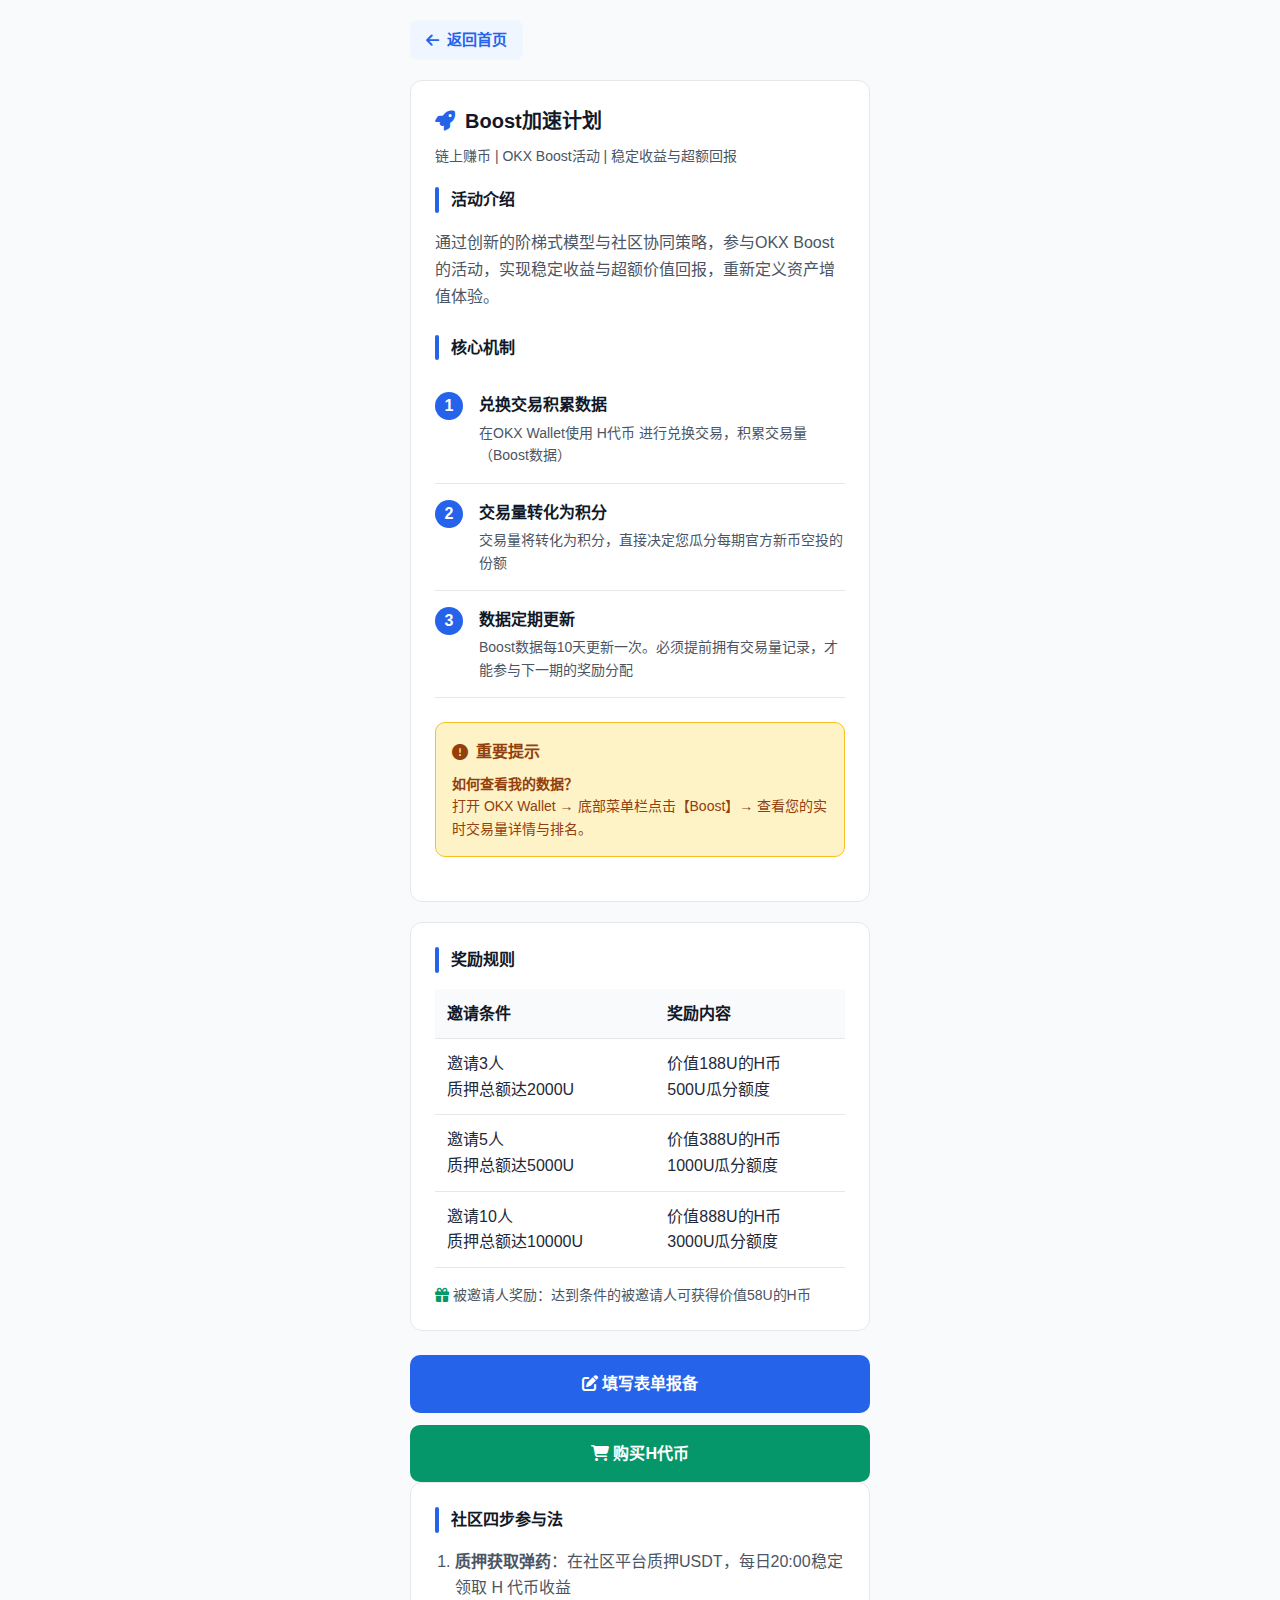
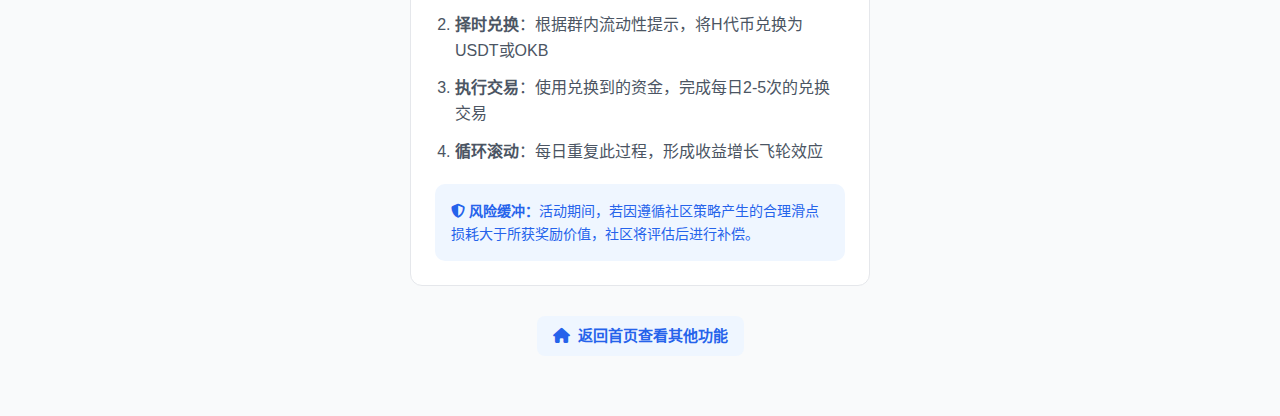
<file: Boost.html>
<!DOCTYPE html>
<html lang="zh-CN">
<head>
    <meta charset="UTF-8">
    <meta name="viewport" content="width=device-width, initial-scale=1.0">
    <title>Boost活动详情 | 海豚社区</title>
    <style>
        /* 重用主页面样式 */
        :root {
            --primary: #2563EB;
            --secondary: #059669;
            --warning: #D97706;
            --gray-50: #F9FAFB;
            --gray-200: #E5E7EB;
            --gray-600: #4B5563;
            --gray-800: #1F2937;
            --gray-900: #111827;
        }
        
        * { margin: 0; padding: 0; box-sizing: border-box; }
        
        body {
            font-family: -apple-system, sans-serif;
            background: var(--gray-50);
            color: var(--gray-800);
            line-height: 1.6;
            padding-bottom: 20px;
        }
        
        .container { padding: 20px; max-width: 500px; margin: 0 auto; }
        
        /* 返回按钮 */
        .back-btn {
            display: inline-flex;
            align-items: center;
            gap: 8px;
            color: var(--primary);
            text-decoration: none;
            font-weight: 600;
            font-size: 15px;
            margin-bottom: 20px;
            padding: 8px 16px;
            border-radius: 8px;
            background: #EFF6FF;
        }
        
        /* 内容卡片 */
        .content-card {
            background: white;
            border-radius: 12px;
            padding: 24px;
            margin-bottom: 20px;
            border: 1px solid var(--gray-200);
        }
        
        .card-title {
            font-size: 20px;
            font-weight: 700;
            color: var(--gray-900);
            margin-bottom: 8px;
            display: flex;
            align-items: center;
            gap: 10px;
        }
        
        .card-subtitle {
            font-size: 14px;
            color: var(--gray-600);
            margin-bottom: 20px;
        }
        
        /* 信息区块 */
        .info-section {
            margin-bottom: 24px;
        }
        
        .section-title {
            font-size: 16px;
            font-weight: 600;
            color: var(--gray-900);
            margin-bottom: 16px;
            padding-left: 16px;
            position: relative;
        }
        
        .section-title::before {
            content: '';
            position: absolute;
            left: 0;
            top: 0;
            bottom: 0;
            width: 4px;
            background: var(--primary);
            border-radius: 2px;
        }
        
        /* 列表样式 */
        .step-list { list-style: none; }
        .step-item {
            padding: 16px 0;
            border-bottom: 1px solid var(--gray-200);
            display: flex;
            align-items: flex-start;
        }
        
        .step-number {
            width: 28px;
            height: 28px;
            background: var(--primary);
            color: white;
            border-radius: 50%;
            display: flex;
            align-items: center;
            justify-content: center;
            font-weight: 600;
            margin-right: 16px;
            flex-shrink: 0;
        }
        
        .step-content h4 {
            color: var(--gray-900);
            margin-bottom: 4px;
        }
        
        .step-content p {
            color: var(--gray-600);
            font-size: 14px;
        }
        
        /* 奖励表格 */
        .reward-table {
            width: 100%;
            border-collapse: collapse;
            margin-top: 12px;
        }
        
        .reward-table th,
        .reward-table td {
            padding: 12px;
            text-align: left;
            border-bottom: 1px solid var(--gray-200);
        }
        
        .reward-table th {
            background: var(--gray-50);
            color: var(--gray-900);
            font-weight: 600;
        }
        
        /* 按钮 */
        .action-buttons {
            display: grid;
            gap: 12px;
            margin-top: 24px;
        }
        
        .btn {
            padding: 16px;
            border-radius: 10px;
            border: none;
            font-size: 16px;
            font-weight: 600;
            text-align: center;
            text-decoration: none;
            display: block;
            cursor: pointer;
        }
        
        .btn-primary {
            background: var(--primary);
            color: white;
        }
        
        .btn-secondary {
            background: var(--secondary);
            color: white;
        }
        
        /* 重要提示 */
        .alert {
            background: #FEF3C7;
            border: 1px solid #FBBF24;
            border-radius: 10px;
            padding: 16px;
            margin: 20px 0;
        }
        
        .alert-title {
            color: #92400E;
            font-weight: 600;
            margin-bottom: 8px;
            display: flex;
            align-items: center;
            gap: 8px;
        }
        
        @media (max-width: 380px) {
            .container { padding: 16px; }
            .content-card { padding: 20px; }
        }
    </style>
    <link rel="stylesheet" href="https://cdnjs.cloudflare.com/ajax/libs/font-awesome/6.4.0/css/all.min.css">
</head>
<body>
    <div class="container">
        <!-- 返回按钮 -->
        <a href="index.html" class="back-btn">
            <i class="fas fa-arrow-left"></i> 返回首页
        </a>
        
        <!-- 活动标题 -->
        <div class="content-card">
            <h1 class="card-title">
                <i class="fas fa-rocket" style="color: var(--primary);"></i>
                Boost加速计划
            </h1>
            <p class="card-subtitle">
                链上赚币 | OKX Boost活动 | 稳定收益与超额回报
            </p>
            
            <div class="info-section">
                <h2 class="section-title">活动介绍</h2>
                <p style="color: var(--gray-600); line-height: 1.7;">
                    通过创新的阶梯式模型与社区协同策略，参与OKX Boost的活动，实现稳定收益与超额价值回报，重新定义资产增值体验。
                </p>
            </div>
            
            <div class="info-section">
                <h2 class="section-title">核心机制</h2>
                <ul class="step-list">
                    <li class="step-item">
                        <div class="step-number">1</div>
                        <div class="step-content">
                            <h4>兑换交易积累数据</h4>
                            <p>在OKX Wallet使用 H代币 进行兑换交易，积累交易量（Boost数据）</p>
                        </div>
                    </li>
                    <li class="step-item">
                        <div class="step-number">2</div>
                        <div class="step-content">
                            <h4>交易量转化为积分</h4>
                            <p>交易量将转化为积分，直接决定您瓜分每期官方新币空投的份额</p>
                        </div>
                    </li>
                    <li class="step-item">
                        <div class="step-number">3</div>
                        <div class="step-content">
                            <h4>数据定期更新</h4>
                            <p>Boost数据每10天更新一次。必须提前拥有交易量记录，才能参与下一期的奖励分配</p>
                        </div>
                    </li>
                </ul>
            </div>
            
            <div class="alert">
                <div class="alert-title">
                    <i class="fas fa-exclamation-circle"></i>
                    重要提示
                </div>
                <p style="color: #92400E; font-size: 14px;">
                    <strong>如何查看我的数据？</strong><br>
                    打开 OKX Wallet → 底部菜单栏点击【Boost】→ 查看您的实时交易量详情与排名。
                </p>
            </div>
        </div>
        
        <!-- 奖励规则 -->
        <div class="content-card">
            <h2 class="section-title" style="margin-top: 0;">奖励规则</h2>
            
            <table class="reward-table">
                <thead>
                    <tr>
                        <th>邀请条件</th>
                        <th>奖励内容</th>
                    </tr>
                </thead>
                <tbody>
                    <tr>
                        <td>邀请3人<br>质押总额达2000U</td>
                        <td>价值188U的H币<br>500U瓜分额度</td>
                    </tr>
                    <tr>
                        <td>邀请5人<br>质押总额达5000U</td>
                        <td>价值388U的H币<br>1000U瓜分额度</td>
                    </tr>
                    <tr>
                        <td>邀请10人<br>质押总额达10000U</td>
                        <td>价值888U的H币<br>3000U瓜分额度</td>
                    </tr>
                </tbody>
            </table>
            
            <p style="font-size: 14px; color: var(--gray-600); margin-top: 16px;">
                <i class="fas fa-gift" style="color: var(--secondary);"></i>
                被邀请人奖励：达到条件的被邀请人可获得价值58U的H币
            </p>
        </div>
        
        <!-- 行动按钮 -->
        <div class="action-buttons">
            <a href="form.html" class="btn btn-primary">
                <i class="fas fa-edit"></i> 填写表单报备
            </a>
            <a href="buy.html" class="btn btn-secondary">
                <i class="fas fa-shopping-cart"></i> 购买H代币
            </a>
        </div>
        
        <!-- 社区策略概览 -->
        <div class="content-card">
            <h2 class="section-title" style="margin-top: 0;">社区四步参与法</h2>
            <ol style="padding-left: 20px; color: var(--gray-600);">
                <li style="margin-bottom: 12px;">
                    <strong>质押获取弹药</strong>：在社区平台质押USDT，每日20:00稳定领取 H 代币收益
                </li>
                <li style="margin-bottom: 12px;">
                    <strong>择时兑换</strong>：根据群内流动性提示，将H代币兑换为USDT或OKB
                </li>
                <li style="margin-bottom: 12px;">
                    <strong>执行交易</strong>：使用兑换到的资金，完成每日2-5次的兑换交易
                </li>
                <li>
                    <strong>循环滚动</strong>：每日重复此过程，形成收益增长飞轮效应
                </li>
            </ol>
            
            <div style="background: #EFF6FF; border-radius: 10px; padding: 16px; margin-top: 20px;">
                <p style="color: var(--primary); font-size: 14px;">
                    <i class="fas fa-shield-alt"></i>
                    <strong>风险缓冲：</strong>活动期间，若因遵循社区策略产生的合理滑点损耗大于所获奖励价值，社区将评估后进行补偿。
                </p>
            </div>
        </div>
        
        <!-- 返回首页 -->
        <div style="text-align: center; margin-top: 30px;">
            <a href="index.html" class="back-btn">
                <i class="fas fa-home"></i> 返回首页查看其他功能
            </a>
        </div>
    </div>
</body>
</html>
</file>
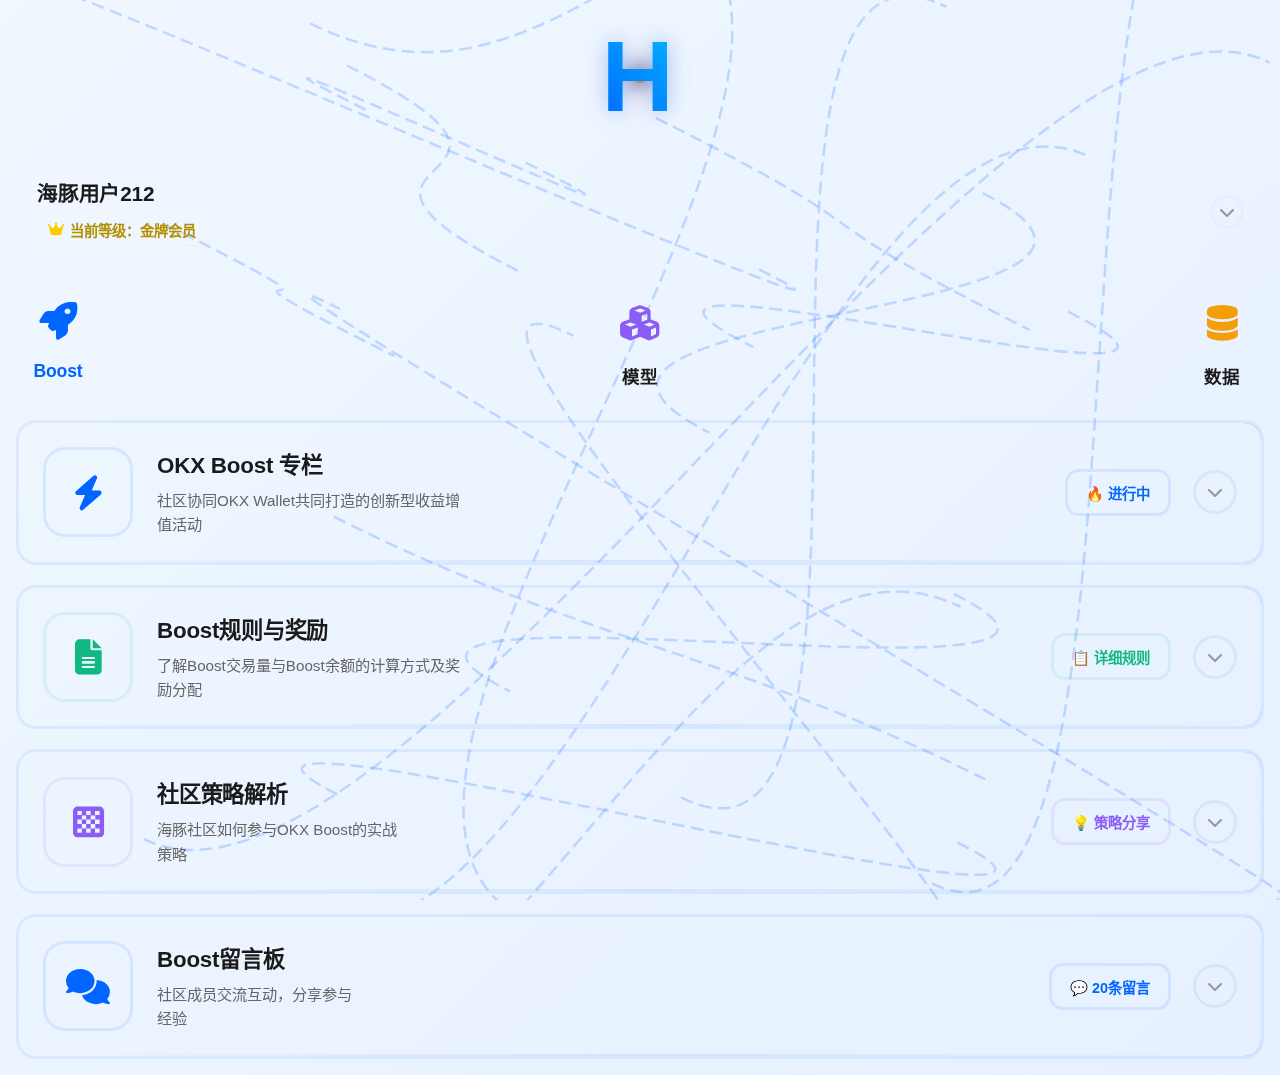
<file: index (2).html>
<!DOCTYPE html>
<html lang="zh-CN">
<head>
    <meta charset="UTF-8">
    <meta name="viewport" content="width=device-width, initial-scale=1.0, maximum-scale=1.0, user-scalable=no">
    <title>海豚社区 · 三色流光</title>
    <link rel="stylesheet" href="https://cdnjs.cloudflare.com/ajax/libs/font-awesome/6.4.0/css/all.min.css">
    <style>
        :root {
            --primary: #0066ff;
            --primary-light: rgba(0, 102, 255, 0.12);
            --primary-lighter: rgba(0, 102, 255, 0.05);
            --primary-dark: #0052cc;
            --secondary: #8b5cf6;
            --accent: #00c6ff;
            --gold: #ffcc00;
            --success: #10b981;
            --warning: #f59e0b;
            --danger: #ef4444;
            --text-primary: #1a1a1a;
            --text-secondary: #666666;
            --text-light: #999999;
            --bg-gradient: linear-gradient(135deg, #f0f7ff 0%, #e6f0ff 100%);
            --card-bg: rgba(255, 255, 255, 0.92);
            --card-shadow: 0 5px 20px rgba(0, 102, 255, 0.08);
            --transition: all 0.3s cubic-bezier(0.4, 0, 0.2, 1);
            
            --boost-glow: #0066ff;
            --model-glow: #8b5cf6;
            --data-glow: #f59e0b;
        }

        * {
            margin: 0;
            padding: 0;
            box-sizing: border-box;
            -webkit-tap-highlight-color: transparent;
        }

        body {
            font-family: -apple-system, BlinkMacSystemFont, 'Segoe UI', 'PingFang SC', 'SF Pro Display', sans-serif;
            background: var(--bg-gradient);
            color: var(--text-primary);
            min-height: 100vh;
            padding: 16px;
            position: relative;
            overflow-x: hidden;
            -webkit-font-smoothing: antialiased;
            -moz-osx-font-smoothing: grayscale;
        }

        /* 顶部流动H字母 - 发动机三色光点 */
        .h-letter-container {
            position: relative;
            width: 100%;
            height: 120px;
            margin-bottom: 20px;
            display: flex;
            justify-content: center;
            align-items: center;
            overflow: visible;
        }

        .flowing-h {
            position: absolute;
            top: 0;
            left: 0;
            width: 100%;
            height: 100%;
            display: flex;
            justify-content: center;
            align-items: center;
            z-index: 0;
            opacity: 0.1;
        }

        .h-svg {
            width: 200px;
            height: 200px;
            filter: drop-shadow(0 5px 15px rgba(0, 102, 255, 0.1));
        }

        .h-path {
            fill: none;
            stroke: var(--primary);
            stroke-width: 2.2;
            stroke-linecap: round;
            stroke-linejoin: round;
            stroke-dasharray: 300;
            stroke-dashoffset: 300;
            animation: drawH 8s ease-in-out infinite;
        }

        @keyframes drawH {
            0%, 100% { stroke-dashoffset: 300; opacity: 0.3; }
            20%, 80% { stroke-dashoffset: 0; opacity: 0.6; }
            50% { opacity: 0.8; }
        }

        .h-interactive {
            position: absolute;
            font-size: 100px;
            font-weight: 900;
            color: transparent;
            background: linear-gradient(45deg, var(--primary), var(--accent));
            -webkit-background-clip: text;
            background-clip: text;
            z-index: 10;
            letter-spacing: 5px;
            transition: var(--transition);
            animation: hGlow 3s ease-in-out infinite;
            text-shadow: 0 0 20px rgba(0, 102, 255, 0.3);
        }

        @keyframes hGlow {
            0%, 100% { filter: drop-shadow(0 0 10px rgba(0, 102, 255, 0.3)); transform: scale(1) rotate(0deg); }
            50% { filter: drop-shadow(0 0 25px rgba(0, 102, 255, 0.6)); transform: scale(1.05) rotate(1deg); }
        }

        /* 三色流水光点 · 发动机输出养分 */
        .h-glow-dot {
            position: absolute;
            width: 14px;
            height: 14px;
            border-radius: 50%;
            left: 50%;
            top: 50%;
            transform: translate(-50%, -50%);
            pointer-events: none;
            z-index: 5;
            box-shadow: 0 0 20px currentColor;
            animation: orbitFlow 2.4s linear infinite;
        }
        .h-glow-dot:nth-child(1) {
            background: var(--boost-glow);
            box-shadow: 0 0 30px var(--boost-glow), 0 0 60px var(--boost-glow);
            transform-origin: calc(50% + 70px) 50%;
            animation-duration: 2.4s;
            opacity: 0.9;
        }
        .h-glow-dot:nth-child(2) {
            background: var(--model-glow);
            box-shadow: 0 0 30px var(--model-glow), 0 0 60px var(--model-glow);
            transform-origin: calc(50% + 95px) 50%;
            animation-duration: 3.2s;
            opacity: 0.85;
        }
        .h-glow-dot:nth-child(3) {
            background: var(--data-glow);
            box-shadow: 0 0 30px var(--data-glow), 0 0 60px var(--data-glow);
            transform-origin: calc(50% + 120px) 50%;
            animation-duration: 4.0s;
            opacity: 0.8;
        }
        @keyframes orbitFlow {
            0% { transform: translate(-50%, -50%) rotate(0deg) translateX(var(--radius, 70px)); }
            100% { transform: translate(-50%, -50%) rotate(360deg) translateX(var(--radius, 70px)); }
        }
        .h-glow-dot:nth-child(1) { --radius: 70px; }
        .h-glow-dot:nth-child(2) { --radius: 95px; }
        .h-glow-dot:nth-child(3) { --radius: 120px; }

        @media (max-width: 768px) {
            .h-glow-dot:nth-child(1) { --radius: 55px; width: 12px; height: 12px; }
            .h-glow-dot:nth-child(2) { --radius: 75px; width: 12px; height: 12px; }
            .h-glow-dot:nth-child(3) { --radius: 95px; width: 12px; height: 12px; }
        }
        @media (max-width: 480px) {
            .h-glow-dot:nth-child(1) { --radius: 45px; width: 10px; height: 10px; }
            .h-glow-dot:nth-child(2) { --radius: 65px; width: 10px; height: 10px; }
            .h-glow-dot:nth-child(3) { --radius: 85px; width: 10px; height: 10px; }
        }

        /* 线条连接动画背景 */
        .line-background {
            position: fixed;
            top: 0;
            left: 0;
            width: 100%;
            height: 100%;
            z-index: -1;
            overflow: hidden;
            pointer-events: none;
        }

        .line {
            position: absolute;
            stroke-width: 2;
            stroke: rgba(0, 102, 255, 0.2);
            fill: none;
            animation: lineDraw 12s linear infinite;
        }

        @keyframes lineDraw {
            0% { stroke-dashoffset: 1000; opacity: 0.15; }
            50% { opacity: 0.35; }
            100% { stroke-dashoffset: 0; opacity: 0.15; }
        }

        /* 全局卡片边框 */
        .activity-card {
            border: 3px solid rgba(0, 102, 255, 0.08);
            position: relative;
            z-index: 0;
        }
        .activity-card::before {
            content: '';
            position: absolute;
            top: 0;
            left: 0;
            right: 0;
            height: 3px;
            background: linear-gradient(90deg, var(--primary), var(--accent));
            opacity: 0;
            transition: var(--transition);
            z-index: 2;
        }
        .activity-card:hover { border-color: rgba(0, 102, 255, 0.2); }
        .activity-card.active { border-color: rgba(0, 102, 255, 0.3); }
        .activity-card.active::before { opacity: 1; animation: linePulse 2s infinite; }

        /* 动态流光边框 · 三色独立 */
        .activity-card::after {
            content: '';
            position: absolute;
            top: -3px;
            left: -3px;
            right: -3px;
            bottom: -3px;
            border-radius: inherit;
            padding: 3px;
            -webkit-mask: linear-gradient(#fff 0 0) content-box, linear-gradient(#fff 0 0);
            mask: linear-gradient(#fff 0 0) content-box, linear-gradient(#fff 0 0);
            -webkit-mask-composite: xor;
            mask-composite: exclude;
            pointer-events: none;
            opacity: 0.6;
            transition: opacity 0.2s;
            animation: rotateBorder 4s linear infinite;
            z-index: 1;
        }
        .boost-card::after {
            background: conic-gradient(
                from var(--angle, 0deg),
                transparent 0deg,
                var(--boost-glow) 60deg,
                var(--boost-glow) 120deg,
                var(--boost-glow) 180deg,
                transparent 240deg,
                transparent 360deg
            );
        }
        .model-card::after {
            background: conic-gradient(
                from var(--angle, 0deg),
                transparent 0deg,
                var(--model-glow) 60deg,
                var(--model-glow) 120deg,
                var(--model-glow) 180deg,
                transparent 240deg,
                transparent 360deg
            );
        }
        .data-card-activity::after {
            background: conic-gradient(
                from var(--angle, 0deg),
                transparent 0deg,
                var(--data-glow) 60deg,
                var(--data-glow) 120deg,
                var(--data-glow) 180deg,
                transparent 240deg,
                transparent 360deg
            );
        }
        .activity-card:hover::after,
        .activity-card.active::after { opacity: 1; }
        @keyframes rotateBorder { to { --angle: 360deg; } }
        @property --angle {
            syntax: '<angle>';
            inherits: false;
            initial-value: 0deg;
        }

        /* ===== 三个核心按钮 - 完全分离，无边框无背景 ===== */
        .action-buttons {
            display: flex;
            flex-direction: row;
            justify-content: space-between;
            gap: 30px;
            margin-bottom: 32px;
            padding: 0 10px;
        }
        .action-btn {
            flex: 0 1 auto;
            display: flex;
            flex-direction: column;
            align-items: center;
            gap: 8px;
            cursor: pointer;
            transition: var(--transition);
            background: transparent;
            border: none;
            box-shadow: none;
            min-height: 0;
            padding: 0;
        }
        .action-btn:hover {
            transform: translateY(-3px);
            background: transparent;
            border: none;
            box-shadow: none;
        }
        .action-btn.active {
            transform: translateY(-2px);
            background: transparent;
            border: none;
            box-shadow: none;
        }
        /* 移除所有伪元素装饰 */
        .action-btn::before,
        .action-btn:hover::before,
        .action-btn.active::before {
            display: none;
        }

        .btn-icon {
            width: 64px;
            height: 64px;
            border-radius: 20px;
            background: transparent;
            display: flex;
            align-items: center;
            justify-content: center;
            color: var(--primary);
            font-size: 2.2rem;
            transition: var(--transition);
            border: none;
            box-shadow: none;
            position: static;
        }
        .btn-icon::before,
        .action-btn:hover .btn-icon::before,
        .action-btn.active .btn-icon::before {
            display: none;
        }
        .action-btn:hover .btn-icon {
            transform: scale(1.08);
            border: none;
            box-shadow: none;
        }
        .action-btn.active .btn-icon {
            transform: scale(1.08);
            border: none;
            box-shadow: none;
        }

        .btn-label {
            font-weight: 700;
            color: var(--text-primary);
            font-size: 1.1rem;
            transition: var(--transition);
            letter-spacing: -0.01em;
            text-align: center;
            text-shadow: none;
        }
        .btn-label::after {
            display: none;
        }
        .action-btn:hover .btn-label {
            color: var(--text-primary);
        }
        .action-btn.active .btn-label {
            color: var(--primary);
            font-weight: 700;
            text-shadow: none;
        }

        /* 按钮图标颜色定制 */
        .action-btn:nth-child(1) .btn-icon { color: var(--boost-glow); }
        .action-btn:nth-child(2) .btn-icon { color: var(--model-glow); }
        .action-btn:nth-child(3) .btn-icon { color: var(--data-glow); }
        .action-btn:nth-child(1).active .btn-label { color: var(--boost-glow); }
        .action-btn:nth-child(2).active .btn-label { color: var(--model-glow); }
        .action-btn:nth-child(3).active .btn-label { color: var(--data-glow); }

        /* 其他原有样式（用户信息、卡片等）保持不变 */
        .user-panel {
            background: transparent;
            border-radius: 18px;
            padding: 20px;
            margin-bottom: 24px;
            cursor: pointer;
            transition: var(--transition);
            position: relative;
            overflow: hidden;
            border: 1px solid transparent;
        }
        .user-panel:hover { border: 1px solid rgba(0, 102, 255, 0.1); }
        .user-panel::before {
            content: '';
            position: absolute;
            top: 0;
            left: 0;
            right: 0;
            height: 1px;
            background: linear-gradient(90deg, transparent, var(--primary), transparent);
            opacity: 0;
            transition: var(--transition);
        }
        .user-panel:hover::before { opacity: 0.5; }
        .user-panel.expanded { border: 1px solid rgba(0, 102, 255, 0.15); }
        .user-panel.expanded::before { opacity: 1; animation: lineDraw 2s ease-out; }

        .user-info-header {
            display: flex;
            align-items: center;
            justify-content: space-between;
        }

        .user-identity { flex: 1; }
        .user-nickname {
            font-size: 1.3rem;
            font-weight: 700;
            color: var(--text-primary);
            margin-bottom: 6px;
            display: flex;
            align-items: center;
            gap: 10px;
            letter-spacing: -0.01em;
        }
        .user-nickname span { opacity: 0; transition: var(--transition); }
        .user-panel.expanded .user-nickname span { opacity: 1; }

        .user-id {
            font-size: 0.85rem;
            color: var(--text-light);
            padding: 2px 8px;
            border-radius: 8px;
            background: transparent;
            font-weight: 500;
            border: 1px solid transparent;
            transition: var(--transition);
        }
        .user-panel.expanded .user-id {
            background: transparent;
            color: var(--primary);
            border-color: rgba(0, 102, 255, 0.1);
        }

        .user-rank {
            display: flex;
            align-items: center;
            gap: 6px;
            color: #b38f00;
            font-weight: 600;
            font-size: 0.9rem;
            padding: 5px 10px;
            background: transparent;
            border-radius: 10px;
            border: 1px solid rgba(255, 204, 0, 0.1);
            width: fit-content;
        }
        .user-rank i { color: var(--gold); }

        .expand-btn {
            width: 32px;
            height: 32px;
            border-radius: 50%;
            background: transparent;
            display: flex;
            align-items: center;
            justify-content: center;
            color: var(--text-light);
            transition: var(--transition);
            flex-shrink: 0;
            border: 1px solid rgba(0, 0, 0, 0.05);
            position: relative;
        }
        .expand-btn::before {
            content: '';
            position: absolute;
            top: -1px;
            left: -1px;
            right: -1px;
            bottom: -1px;
            border-radius: 50%;
            border: 1px solid transparent;
            background: linear-gradient(45deg, var(--primary), transparent) border-box;
            -webkit-mask: linear-gradient(#fff 0 0) padding-box, linear-gradient(#fff 0 0);
            mask: linear-gradient(#fff 0 0) padding-box, linear-gradient(#fff 0 0);
            -webkit-mask-composite: xor;
            mask-composite: exclude;
            opacity: 0;
            transition: var(--transition);
        }
        .user-panel:hover .expand-btn {
            color: var(--primary);
            border-color: rgba(0, 102, 255, 0.2);
        }
        .user-panel:hover .expand-btn::before { opacity: 0.5; }
        .user-panel.expanded .expand-btn {
            transform: rotate(180deg);
            background: transparent;
            color: var(--primary);
            border-color: var(--primary);
        }
        .user-panel.expanded .expand-btn::before { opacity: 1; }

        .user-details {
            max-height: 0;
            overflow: hidden;
            transition: max-height 0.5s cubic-bezier(0.4, 0, 0.2, 1);
        }
        .details-grid {
            padding-top: 20px;
            opacity: 0;
            transform: translateY(-10px);
            transition: opacity 0.3s ease, transform 0.3s ease;
            display: grid;
            grid-template-columns: 1fr 1fr;
            gap: 12px;
        }
        .user-panel.expanded .details-grid {
            opacity: 1;
            transform: translateY(0);
            transition-delay: 0.1s;
        }

        .data-card {
            background: transparent;
            border-radius: 14px;
            padding: 16px;
            text-align: center;
            transition: var(--transition);
            position: relative;
            overflow: hidden;
            border: 1px solid rgba(0, 102, 255, 0.05);
        }
        .data-card::before {
            content: '';
            position: absolute;
            top: 0;
            left: 0;
            right: 0;
            height: 1px;
            background: linear-gradient(90deg, var(--primary), var(--accent));
            opacity: 0;
            transition: var(--transition);
        }
        .data-card:hover {
            border-color: rgba(0, 102, 255, 0.15);
            background: rgba(255, 255, 255, 0.5);
        }
        .data-card:hover::before { opacity: 1; }

        .data-value {
            font-size: 1.6rem;
            font-weight: 800;
            color: var(--primary);
            margin-bottom: 4px;
            font-family: 'SF Pro Display', sans-serif;
            line-height: 1;
            letter-spacing: -0.02em;
            position: relative;
        }
        .data-value::after {
            content: '';
            position: absolute;
            bottom: -5px;
            left: 50%;
            transform: translateX(-50%);
            width: 0;
            height: 2px;
            background: linear-gradient(90deg, var(--primary), var(--accent));
            transition: var(--transition);
        }
        .data-card:hover .data-value::after { width: 50%; }
        .data-label {
            font-size: 0.8rem;
            color: var(--text-secondary);
            font-weight: 600;
            text-transform: uppercase;
            letter-spacing: 0.05em;
        }
        .data-card:nth-child(2) .data-value { color: var(--success); }
        .data-card:nth-child(3) .data-value { color: var(--warning); }
        .data-card:nth-child(4) .data-value { color: var(--secondary); }

        .cards-container {
            display: flex;
            flex-direction: column;
            gap: 20px;
            position: relative;
            z-index: 2;
        }

        .activity-card {
            background: transparent;
            border-radius: 20px;
            overflow: hidden;
            transition: var(--transition);
            position: relative;
            width: 100%;
        }
        .activity-card::before {
            content: '';
            position: absolute;
            top: 0;
            left: 0;
            right: 0;
            background: linear-gradient(90deg, var(--primary), var(--accent));
            opacity: 0;
            transition: var(--transition);
        }
        .activity-card:hover {
            background: rgba(255, 255, 255, 0.5);
        }
        .activity-card:hover::before { opacity: 1; }
        .activity-card.active {
            background: rgba(255, 255, 255, 0.8);
        }

        .card-header {
            padding: 24px;
            display: flex;
            align-items: center;
            justify-content: space-between;
            cursor: pointer;
            position: relative;
        }
        .card-header::after {
            content: '';
            position: absolute;
            bottom: 0;
            left: 24px;
            right: 24px;
            height: 2px;
            background: linear-gradient(90deg, transparent, rgba(0, 102, 255, 0.1), transparent);
        }

        .card-main {
            display: flex;
            align-items: center;
            gap: 24px;
            flex: 1;
        }
        .card-icon {
            width: 90px;
            height: 90px;
            border-radius: 22px;
            background: transparent;
            display: flex;
            align-items: center;
            justify-content: center;
            color: var(--primary);
            font-size: 2.2rem;
            flex-shrink: 0;
            transition: var(--transition);
            border: 3px solid rgba(0, 102, 255, 0.1);
            position: relative;
        }
        .card-icon::before {
            content: '';
            position: absolute;
            top: -3px;
            left: -3px;
            right: -3px;
            bottom: -3px;
            border-radius: 22px;
            border: 3px solid transparent;
            background: linear-gradient(45deg, var(--primary), transparent) border-box;
            -webkit-mask: linear-gradient(#fff 0 0) padding-box, linear-gradient(#fff 0 0);
            mask: linear-gradient(#fff 0 0) padding-box, linear-gradient(#fff 0 0);
            -webkit-mask-composite: xor;
            mask-composite: exclude;
            opacity: 0;
            transition: var(--transition);
        }
        .activity-card:hover .card-icon {
            color: var(--primary);
            border-color: rgba(0, 102, 255, 0.2);
            transform: scale(1.08);
        }
        .activity-card:hover .card-icon::before { opacity: 0.5; }
        .activity-card.active .card-icon {
            color: var(--primary);
            border-color: rgba(0, 102, 255, 0.3);
            transform: scale(1.08);
        }
        .activity-card.active .card-icon::before { opacity: 1; animation: borderRotate 3s linear infinite; }

        .card-icon.green {
            color: var(--success);
            border-color: rgba(16, 185, 129, 0.1);
        }
        .card-icon.green::before { background: linear-gradient(45deg, var(--success), transparent) border-box; }
        .activity-card:hover .card-icon.green {
            color: var(--success);
            border-color: rgba(16, 185, 129, 0.2);
        }
        .activity-card.active .card-icon.green {
            color: var(--success);
            border-color: rgba(16, 185, 129, 0.3);
        }

        .card-icon.purple {
            color: var(--secondary);
            border-color: rgba(139, 92, 246, 0.1);
        }
        .card-icon.purple::before { background: linear-gradient(45deg, var(--secondary), transparent) border-box; }
        .activity-card:hover .card-icon.purple {
            color: var(--secondary);
            border-color: rgba(139, 92, 246, 0.2);
        }
        .activity-card.active .card-icon.purple {
            color: var(--secondary);
            border-color: rgba(139, 92, 246, 0.3);
        }

        .card-text h3 {
            font-size: 1.4rem;
            font-weight: 800;
            color: var(--text-primary);
            margin-bottom: 10px;
            letter-spacing: -0.01em;
            position: relative;
        }
        .card-text h3::after {
            content: '';
            position: absolute;
            bottom: -6px;
            left: 0;
            width: 0;
            height: 3px;
            background: linear-gradient(90deg, var(--primary), var(--accent));
            border-radius: 2px;
            transition: var(--transition);
        }
        .activity-card:hover .card-text h3::after { width: 40%; }
        .activity-card.active .card-text h3::after {
            width: 60%;
            animation: linePulse 2s infinite;
        }
        .card-text p {
            font-size: 0.95rem;
            color: var(--text-secondary);
            line-height: 1.6;
            max-width: 90%;
        }

        .card-status {
            display: flex;
            align-items: center;
            gap: 12px;
        }
        .status-badge {
            background: transparent;
            color: var(--primary);
            padding: 10px 18px;
            border-radius: 14px;
            font-size: 0.9rem;
            font-weight: 700;
            white-space: nowrap;
            border: 3px solid rgba(0, 102, 255, 0.1);
            transition: var(--transition);
        }
        .activity-card:hover .status-badge { border-color: rgba(0, 102, 255, 0.2); }
        .activity-card.active .status-badge { border-color: rgba(0, 102, 255, 0.3); }

        .status-badge.green {
            color: var(--success);
            border-color: rgba(16, 185, 129, 0.1);
        }
        .status-badge.purple {
            color: var(--secondary);
            border-color: rgba(139, 92, 246, 0.1);
        }
        .status-badge.video {
            color: #ff4d4d;
            border-color: rgba(255, 77, 77, 0.2);
        }

        .card-expand {
            width: 44px;
            height: 44px;
            border-radius: 50%;
            background: transparent;
            display: flex;
            align-items: center;
            justify-content: center;
            color: var(--text-light);
            transition: var(--transition);
            margin-left: 10px;
            flex-shrink: 0;
            border: 3px solid rgba(0, 0, 0, 0.05);
            position: relative;
        }
        .card-expand::before {
            content: '';
            position: absolute;
            top: -3px;
            left: -3px;
            right: -3px;
            bottom: -3px;
            border-radius: 50%;
            border: 3px solid transparent;
            background: linear-gradient(45deg, var(--primary), transparent) border-box;
            -webkit-mask: linear-gradient(#fff 0 0) padding-box, linear-gradient(#fff 0 0);
            mask: linear-gradient(#fff 0 0) padding-box, linear-gradient(#fff 0 0);
            -webkit-mask-composite: xor;
            mask-composite: exclude;
            opacity: 0;
            transition: var(--transition);
        }
        .activity-card:hover .card-expand {
            color: var(--primary);
            border-color: rgba(0, 102, 255, 0.2);
            transform: scale(1.1);
        }
        .activity-card:hover .card-expand::before { opacity: 0.5; }
        .activity-card.active .card-expand {
            background: transparent;
            color: var(--primary);
            border-color: var(--primary);
            transform: rotate(180deg) scale(1.1);
        }
        .activity-card.active .card-expand::before { opacity: 1; }

        .card-content {
            max-height: 0;
            overflow: hidden;
            transition: max-height 0.5s cubic-bezier(0.4, 0, 0.2, 1);
        }
        .content-inner {
            padding: 0 24px;
            opacity: 0;
            transform: translateY(-10px);
            transition: opacity 0.3s ease, transform 0.3s ease;
        }
        .activity-card.active .content-inner {
            opacity: 1;
            transform: translateY(0);
            transition-delay: 0.1s;
            padding-bottom: 24px;
        }

        .content-section { margin-top: 20px; }
        .section-title {
            font-size: 1.05rem;
            font-weight: 800;
            color: var(--primary);
            margin-bottom: 12px;
            display: flex;
            align-items: center;
            gap: 8px;
            letter-spacing: -0.01em;
            position: relative;
        }
        .section-title::after {
            content: '';
            position: absolute;
            bottom: -4px;
            left: 0;
            width: 30px;
            height: 2px;
            background: linear-gradient(90deg, var(--primary), var(--accent));
        }
        .section-title i { font-size: 0.9rem; }

        .description {
            color: var(--text-secondary);
            font-size: 0.95rem;
            line-height: 1.6;
            margin-bottom: 16px;
        }

        .rules-list {
            list-style: none;
            margin-bottom: 20px;
        }
        .rules-list li {
            padding: 10px 0;
            border-bottom: 2px dashed rgba(0, 0, 0, 0.05);
            display: flex;
            align-items: center;
            gap: 10px;
            font-size: 0.95rem;
            color: var(--text-secondary);
            transition: var(--transition);
            position: relative;
        }
        .rules-list li::before {
            content: '';
            position: absolute;
            bottom: -2px;
            left: 0;
            width: 0;
            height: 2px;
            background: linear-gradient(90deg, var(--primary), transparent);
            transition: var(--transition);
        }
        .rules-list li:hover {
            color: var(--text-primary);
            padding-left: 5px;
        }
        .rules-list li:hover::before { width: 100%; }
        .rules-list li:last-child { border-bottom: none; }
        .rules-list li i {
            color: var(--primary);
            font-size: 0.8rem;
        }

        .rewards {
            background: rgba(255, 255, 255, 0.5);
            border-radius: 16px;
            padding: 18px;
            margin-top: 18px;
            border: 2px solid rgba(0, 102, 255, 0.1);
            transition: var(--transition);
        }
        .rewards:hover {
            border-color: rgba(0, 102, 255, 0.2);
            background: rgba(255, 255, 255, 0.8);
        }
        .reward-item {
            display: flex;
            justify-content: space-between;
            padding: 12px 0;
            border-bottom: 2px solid rgba(0, 0, 0, 0.03);
            font-size: 0.95rem;
            transition: var(--transition);
        }
        .reward-item:hover { transform: translateX(5px); }
        .reward-item:last-child { border-bottom: none; }
        .reward-value {
            font-weight: 800;
            color: var(--primary);
        }

        .card-actions {
            display: flex;
            flex-direction: column;
            gap: 14px;
            margin-top: 20px;
        }
        .card-action-button {
            padding: 18px 24px;
            border-radius: 16px;
            font-weight: 800;
            font-size: 1.05rem;
            cursor: pointer;
            transition: var(--transition);
            border: none;
            text-align: center;
            display: flex;
            align-items: center;
            justify-content: center;
            gap: 12px;
            position: relative;
            overflow: hidden;
            letter-spacing: -0.01em;
            min-width: 240px;
            margin: 0 auto;
        }
        .card-action-primary {
            background: linear-gradient(135deg, var(--primary), var(--accent));
            color: white;
            border: 2px solid transparent;
        }
        .card-action-primary:hover {
            transform: translateY(-3px);
            box-shadow: 0 12px 30px rgba(0, 102, 255, 0.4);
        }
        .card-action-secondary {
            background: transparent;
            color: var(--primary);
            border: 2px solid rgba(0, 102, 255, 0.3);
        }
        .card-action-secondary:hover {
            background: rgba(0, 102, 255, 0.05);
            border-color: var(--primary);
            transform: translateY(-3px);
        }
        .action-button-icon { font-size: 1.3rem; }

        .flywheel-node {
            padding: 12px 0;
            border-bottom: 1px solid rgba(0, 102, 255, 0.08);
            display: flex;
            align-items: baseline;
            gap: 8px;
            color: var(--text-secondary);
            font-size: 0.95rem;
        }
        .flywheel-node strong {
            color: var(--primary);
            font-weight: 700;
            min-width: 100px;
        }
        .flywheel-node:last-child { border-bottom: none; }

        .video-full-frame {
            width: 100%;
            border-radius: 16px;
            overflow: hidden;
            background: #0a0f1a;
            margin: 0;
            padding: 0;
        }
        .video-full-frame iframe {
            display: block;
            width: 100%;
            height: 70vh;
            min-height: 600px;
            border: none;
            vertical-align: bottom;
        }
        @media (max-width: 768px) {
            .video-full-frame iframe {
                height: 60vh;
                min-height: 450px;
            }
        }

        .comment-item {
            padding: 16px;
            border-bottom: 1px solid rgba(0, 102, 255, 0.08);
            transition: var(--transition);
        }
        .comment-item:hover {
            background: rgba(255, 255, 255, 0.5);
            border-radius: 12px;
        }
        .comment-header {
            display: flex;
            align-items: center;
            gap: 10px;
            margin-bottom: 8px;
        }
        .comment-avatar {
            font-size: 1.8rem;
            color: var(--primary);
        }
        .comment-author {
            font-weight: 700;
            color: var(--text-primary);
        }
        .comment-time {
            font-size: 0.75rem;
            color: var(--text-light);
            margin-left: auto;
        }
        .comment-content {
            color: var(--text-secondary);
            line-height: 1.5;
            font-size: 0.95rem;
            padding-left: 6px;
        }
        .comment-input-area {
            display: flex;
            gap: 12px;
            margin-top: 20px;
            align-items: center;
        }
        .comment-input {
            flex: 1;
            padding: 14px 18px;
            border: 2px solid rgba(0, 102, 255, 0.1);
            border-radius: 30px;
            font-size: 0.95rem;
            background: white;
            transition: var(--transition);
        }
        .comment-input:focus {
            outline: none;
            border-color: var(--primary);
            box-shadow: 0 0 0 3px rgba(0, 102, 255, 0.1);
        }
        .comment-send-btn {
            width: 50px;
            height: 50px;
            border-radius: 50%;
            background: linear-gradient(135deg, var(--primary), var(--accent));
            color: white;
            border: none;
            display: flex;
            align-items: center;
            justify-content: center;
            font-size: 1.2rem;
            cursor: pointer;
            transition: var(--transition);
        }
        .comment-send-btn:hover {
            transform: scale(1.1);
            box-shadow: 0 5px 15px rgba(0, 102, 255, 0.3);
        }

        /* 经济模型专用样式 */
        .stats-grid {
            display: grid; grid-template-columns: repeat(6, 1fr); gap: 14px; margin-bottom: 20px;
        }
        @media (max-width: 1100px) { .stats-grid { grid-template-columns: repeat(3, 1fr); } }
        @media (max-width: 700px) { .stats-grid { grid-template-columns: repeat(2, 1fr); } }
        .stat-card {
            background: transparent; border-radius: 20px; padding: 16px 14px;
            transition: var(--transition);
        }
        .stat-card:hover {
            background: white; box-shadow: var(--card-shadow); transform: translateY(-2px);
        }
        .stat-label {
            display: flex; align-items: center; gap: 6px; color: var(--text-secondary);
            font-size: 0.65rem; font-weight: 600; text-transform: uppercase; margin-bottom: 8px;
        }
        .stat-label i { font-size: 0.8rem; color: var(--primary); }
        .stat-number {
            font-size: 1.5rem; font-weight: 700; color: var(--text-primary);
            line-height: 1.2; margin-bottom: 4px; letter-spacing: -0.5px;
        }
        .stat-trend { font-size: 0.6rem; color: var(--text-light); }

        .sim-row {
            display: grid; grid-template-columns: 1fr 1fr; gap: 24px; margin-top: 16px;
        }
        @media (max-width: 900px) { .sim-row { grid-template-columns: 1fr; } }
        .param-panel, .earning-panel {
            background: transparent; border-radius: 28px; padding: 24px;
            transition: var(--transition);
        }
        .param-panel:hover, .earning-panel:hover {
            background: white; box-shadow: var(--card-shadow);
        }
        .param-group { margin-bottom: 20px; }
        .param-label {
            display: flex; justify-content: space-between; align-items: center;
            margin-bottom: 8px; color: var(--text-secondary); font-weight: 600; font-size: 0.8rem;
        }
        .param-label span:last-child {
            color: var(--primary); font-weight: 700; background: white; padding: 4px 16px;
            border-radius: 40px; font-size: 0.75rem; border: 1px solid rgba(0,102,255,0.1);
        }
        .slider {
            width: 100%; height: 6px; background: rgba(0,0,0,0.04); border-radius: 20px;
            -webkit-appearance: none; appearance: none;
        }
        .slider::-webkit-slider-thumb {
            -webkit-appearance: none; appearance: none; width: 22px; height: 22px;
            background: white; border: 2px solid var(--primary); border-radius: 50%;
            box-shadow: 0 4px 8px rgba(0,102,255,0.2); cursor: pointer;
        }
        .number-input {
            border: 1px solid rgba(0,102,255,0.1); border-radius: 40px; padding: 6px 16px;
            font-size: 0.85rem; font-weight: 600; color: var(--text-primary); background: white;
            width: 110px; text-align: right; outline: none; transition: var(--transition);
        }
        .number-input:focus { border-color: var(--primary); box-shadow: 0 0 0 3px rgba(0,102,255,0.1); }

        .earning-grid {
            display: grid; grid-template-columns: 1fr 1fr; gap: 16px; margin-bottom: 20px;
        }
        .earning-item {
            background: transparent; border-radius: 20px; padding: 18px;
            transition: var(--transition);
        }
        .earning-item:hover {
            background: white; transform: translateY(-2px); box-shadow: var(--card-shadow);
        }
        .earning-item .label {
            display: flex; align-items: center; gap: 6px; color: var(--text-secondary);
            font-size: 0.7rem; margin-bottom: 10px;
        }
        .earning-item .value {
            font-size: 1.6rem; font-weight: 700; color: var(--text-primary);
            line-height: 1; letter-spacing: -0.5px;
        }
        .total-value {
            grid-column: span 2; background: rgba(0,102,255,0.04); border-radius: 20px;
            padding: 16px 24px; display: flex; justify-content: space-between; align-items: center;
            transition: var(--transition);
        }
        .total-value:hover { background: white; }
        .total-value span:last-child { font-size: 1.8rem; font-weight: 700; color: var(--primary); }

        .kline-card {
            background: transparent; border-radius: 28px; padding: 20px; margin-top: 24px;
            transition: var(--transition);
        }
        .kline-card:hover {
            background: white; box-shadow: var(--card-shadow);
        }
        .kline-header {
            display: flex; align-items: center; justify-content: space-between; margin-bottom: 16px; flex-wrap: wrap; gap: 12px;
        }
        .kline-title { display: flex; align-items: center; gap: 12px; }
        .kline-title i { font-size: 1.5rem; color: var(--primary); }
        .kline-title h4 { font-size: 1.1rem; font-weight: 700; }
        .price-range {
            background: rgba(0,102,255,0.04); border-radius: 40px; padding: 8px 20px;
            display: flex; align-items: center; gap: 16px; font-size: 0.8rem;
        }
        .price-range strong { color: var(--primary); font-size: 1rem; }
        .kline-container { width: 100%; height: 200px; position: relative; margin-top: 8px; }
        canvas {
            width: 100%; height: 100%; display: block; border-radius: 20px;
            background: rgba(255,255,255,0.2);
        }

        .model-grid {
            display: grid; grid-template-columns: repeat(4, 1fr); gap: 20px; margin-bottom: 28px;
        }
        @media (max-width: 1000px) { .model-grid { grid-template-columns: repeat(2, 1fr); } }
        .model-mini-card {
            background: transparent; border-radius: 24px; padding: 22px;
            transition: var(--transition);
        }
        .model-mini-card:hover {
            background: white; box-shadow: var(--card-shadow); transform: translateY(-2px);
        }
        .model-mini-icon { font-size: 2rem; margin-bottom: 12px; }
        .model-mini-title { font-weight: 700; font-size: 1rem; margin-bottom: 8px; }
        .model-mini-desc { color: var(--text-secondary); font-size: 0.8rem; line-height: 1.5; }

        .diff-grid {
            display: grid; grid-template-columns: repeat(4, 1fr); gap: 24px; margin-top: 20px;
        }
        @media (max-width: 1000px) { .diff-grid { grid-template-columns: repeat(2, 1fr); } }
        .diff-card {
            background: transparent; border-radius: 28px; padding: 24px;
            transition: var(--transition); display: flex; flex-direction: column; height: 100%;
        }
        .diff-card:hover {
            background: white; transform: translateY(-4px);
            box-shadow: 0 16px 28px -12px rgba(0,102,255,0.12);
        }
        .vs-row { display: flex; align-items: center; gap: 10px; margin-bottom: 14px; flex-wrap: wrap; }
        .dolphin-badge {
            background: rgba(0,102,255,0.1); color: var(--primary); padding: 6px 16px; border-radius: 40px;
            font-size: 0.75rem; font-weight: 700; display: inline-flex; align-items: center; gap: 6px;
        }
        .competitor-badge {
            background: rgba(239,68,68,0.06); color: #b91c1c; padding: 6px 16px; border-radius: 40px;
            font-size: 0.75rem; font-weight: 700; display: inline-flex; align-items: center; gap: 6px;
        }
        .diff-divider { border-top: 1px dashed rgba(0,0,0,0.08); margin: 16px 0 16px 0; }
        .diff-feature { font-size: 0.9rem; font-weight: 600; color: var(--text-primary); margin-bottom: 6px; }
        .diff-competitor { color: var(--text-secondary); font-size: 0.8rem; line-height: 1.5; margin-bottom: 12px; }
        .diff-highlight {
            display: inline-block; background: rgba(16,185,129,0.12); color: var(--success);
            padding: 6px 18px; border-radius: 40px; font-size: 0.7rem; font-weight: 700; margin-top: 12px; align-self: flex-start;
        }

        .dual-token { display: grid; grid-template-columns: 1fr 1fr; gap: 24px; margin-bottom: 28px; }
        @media (max-width: 700px) { .dual-token { grid-template-columns: 1fr; } }
        .token-card {
            background: transparent; border-radius: 28px; padding: 26px;
            transition: var(--transition);
        }
        .token-card:hover {
            background: white; box-shadow: var(--card-shadow);
        }
        .token-icon { display: flex; align-items: center; gap: 14px; margin-bottom: 18px; }
        .token-icon i { font-size: 2rem; }
        .token-icon h4 { font-size: 1.2rem; font-weight: 700; }

        .flywheel-grid {
            display: grid; grid-template-columns: repeat(4, 1fr); gap: 18px; margin-top: 18px;
        }
        @media (max-width: 800px) { .flywheel-grid { grid-template-columns: repeat(2, 1fr); } }
        .flywheel-node-card {
            background: transparent; border-radius: 24px; padding: 22px;
            border: 1px solid transparent; transition: var(--transition); text-align: center;
        }
        .flywheel-node-card:hover {
            background: white; border-color: rgba(0,102,255,0.2);
            transform: translateY(-2px); box-shadow: var(--card-shadow);
        }
        .node-number {
            background: var(--primary); color: white; width: 36px; height: 36px;
            display: flex; align-items: center; justify-content: center; border-radius: 14px;
            font-weight: 700; margin: 0 auto 14px auto;
        }
        .node-title { font-weight: 700; font-size: 0.95rem; margin-bottom: 6px; }
        .node-desc { color: var(--text-secondary); font-size: 0.75rem; line-height: 1.5; }

        .health-grid {
            display: grid; grid-template-columns: repeat(4, 1fr); gap: 18px; margin-top: 18px;
        }
        @media (max-width: 700px) { .health-grid { grid-template-columns: repeat(2, 1fr); } }
        .health-item {
            background: transparent; border-radius: 20px; padding: 20px; text-align: center;
            transition: var(--transition);
        }
        .health-item:hover {
            background: white; transform: translateY(-2px); box-shadow: var(--card-shadow);
        }
        .health-icon {
            font-size: 1.8rem; color: var(--primary); margin-bottom: 12px;
            background: rgba(0,102,255,0.08); width: 56px; height: 56px;
            display: flex; align-items: center; justify-content: center; border-radius: 20px;
            margin: 0 auto 12px auto;
        }
        .health-value { font-size: 1.5rem; font-weight: 700; color: var(--primary); margin-bottom: 4px; }
        .health-label { font-size: 0.7rem; color: var(--text-secondary); text-transform: uppercase; }

        .stake-table {
            width: 100%; border-collapse: collapse; font-size: 0.9rem;
            background: transparent; border-radius: 20px; overflow: hidden;
        }
        .stake-table th { background: rgba(0,102,255,0.04); padding: 16px 20px; text-align: left; font-weight: 600; }
        .stake-table td { padding: 14px 20px; }
        .stake-table tr:hover td { background: rgba(255,255,255,0.6); }

        .btn-sm {
            padding: 12px 28px; border-radius: 40px; font-weight: 600; font-size: 0.9rem;
            background: linear-gradient(105deg, var(--primary), var(--accent)); color: white;
            border: none; cursor: pointer; transition: var(--transition);
        }
        .btn-sm:hover { transform: translateY(-2px); box-shadow: 0 12px 20px -10px rgba(0,102,255,0.4); }

        .toggle-checkbox + label {
            position: relative; display: inline-block; width: 48px; height: 24px;
            background: rgba(0,0,0,0.06); border-radius: 24px; cursor: pointer; transition: 0.2s;
        }
        .toggle-checkbox + label::after {
            content: ''; position: absolute; width: 20px; height: 20px; background: white; border-radius: 50%;
            top: 2px; left: 2px; box-shadow: 0 2px 4px rgba(0,0,0,0.1); transition: 0.2s;
        }
        .toggle-checkbox:checked + label { background: var(--primary); }
        .toggle-checkbox:checked + label::after { left: 26px; }

        @media (max-width: 768px) {
            .h-letter-container { height: 100px; margin-bottom: 10px; }
            .h-svg { width: 150px; height: 150px; }
            .h-interactive { font-size: 80px; }
            .action-buttons { gap: 20px; }
            .btn-icon { width: 56px; height: 56px; font-size: 2rem; }
            .btn-label { font-size: 1rem; }
            .user-nickname { flex-direction: column; align-items: flex-start; gap: 4px; }
            .card-header { flex-direction: column; align-items: flex-start; gap: 16px; }
            .card-main { gap: 20px; }
            .card-icon { width: 70px; height: 70px; font-size: 1.8rem; }
            .card-text h3 { font-size: 1.3rem; }
            .card-status { align-self: flex-end; }
            .card-action-button { min-width: 200px; padding: 16px 20px; font-size: 0.95rem; }
        }

        @media (max-width: 600px) {
            .action-buttons { gap: 16px; }
            .btn-icon { width: 48px; height: 48px; font-size: 1.8rem; }
            .btn-label { font-size: 0.9rem; }
        }

        @media (max-width: 480px) {
            .h-letter-container { height: 80px; }
            .h-svg { width: 120px; height: 120px; }
            .h-interactive { font-size: 60px; }
            .details-grid { gap: 10px; }
            .data-card { padding: 14px 10px; }
            .data-value { font-size: 1.4rem; }
            .card-icon { width: 60px; height: 60px; font-size: 1.5rem; }
            .card-text h3 { font-size: 1.2rem; }
            .card-action-button { min-width: 180px; padding: 14px 18px; font-size: 0.9rem; }
        }
    </style>
</head>
<body>
    <div class="line-background" id="lineBackground"></div>

    <!-- 顶部H字母发动机 + 三色流水光点 -->
    <div class="h-letter-container">
        <div class="flowing-h">
            <svg class="h-svg" viewBox="0 0 100 100">
                <path class="h-path" d="M 20,20 L 20,80 M 20,50 L 80,50 M 80,20 L 80,80"/>
            </svg>
        </div>
        <div class="h-glow-dot"></div>
        <div class="h-glow-dot"></div>
        <div class="h-glow-dot"></div>
        <div class="h-interactive">H</div>
    </div>

    <!-- 用户信息面板 -->
    <div class="user-panel" id="userPanel">
        <div class="user-info-header">
            <div class="user-identity">
                <div class="user-nickname">
                    海豚用户212
                    <span class="user-id">ID：991</span>
                </div>
                <div class="user-rank">
                    <i class="fas fa-crown"></i>
                    当前等级：金牌会员
                </div>
            </div>
            <div class="expand-btn">
                <i class="fas fa-chevron-down"></i>
            </div>
        </div>
        <div class="user-details" id="userDetails">
            <div class="details-grid">
                <div class="data-card">
                    <div class="data-value" id="networthValue">918 DPH</div>
                    <div class="data-label">身价</div>
                </div>
                <div class="data-card">
                    <div class="data-value" id="balanceValue">$1023</div>
                    <div class="data-label">余额</div>
                </div>
                <div class="data-card">
                    <div class="data-value" id="volumeValue">$8827</div>
                    <div class="data-label">贡献度</div>
                </div>
                <div class="data-card">
                    <div class="data-value" id="rankValue">9</div>
                    <div class="data-label">周排名</div>
                </div>
            </div>
        </div>
    </div>

    <!-- 三个核心按钮 - 完全分离，无边框无背景，纯图标+文字 -->
    <div class="action-buttons">
        <div class="action-btn active" id="btnBoost">
            <div class="btn-icon">
                <i class="fas fa-rocket"></i>
            </div>
            <div class="btn-label">Boost</div>
        </div>
        <div class="action-btn" id="btnModel">
            <div class="btn-icon">
                <i class="fas fa-cubes"></i>
            </div>
            <div class="btn-label">模型</div>
        </div>
        <div class="action-btn" id="btnData">
            <div class="btn-icon">
                <i class="fas fa-database"></i>
            </div>
            <div class="btn-label">数据</div>
        </div>
    </div>

    <!-- ===== 卡片区域（完整保留）===== -->
    <div class="cards-container">
        <!-- 卡片1：OKX Boost 专栏 -->
        <div class="activity-card boost-card" id="cardBoostColumn">
            <div class="card-header">
                <div class="card-main">
                    <div class="card-icon"><i class="fas fa-bolt"></i></div>
                    <div class="card-text">
                        <h3>OKX Boost 专栏</h3>
                        <p>社区协同OKX Wallet共同打造的创新型收益增值活动</p>
                    </div>
                </div>
                <div class="card-status">
                    <span class="status-badge">🔥 进行中</span>
                    <div class="card-expand"><i class="fas fa-chevron-down"></i></div>
                </div>
            </div>
            <div class="card-content">
                <div class="content-inner">
                    <div class="content-section">
                        <div class="section-title"><i class="fas fa-info-circle"></i> 活动解析</div>
                        <p class="description">OKX Boost 是 OKX Wallet 2025年9月份正式推出的链上创新项目参与平台，旨在为优质区块链项目与真实用户搭建高效桥梁。</p>
                    </div>
                    <div class="content-section">
                        <div class="section-title"><i class="fas fa-list-check"></i> 三大核心模式</div>
                        <ul class="rules-list">
                            <li><i class="fas fa-rocket"></i> <strong>X Launch：</strong>基于 OKX DEX 交易活跃度，用户可瓜分新项目代币奖池，是“交易即贡献”的公平分配机制。</li>
                            <li><i class="fas fa-gift"></i> <strong>Giveaway：</strong>完成关注社群、链上交互等简单任务，即可获得项目代币或白名单资格，适合 Web3 探索者。</li>
                            <li><i class="fas fa-trophy"></i> <strong>交易赛：</strong>针对热门项目的限时交易竞赛，排行榜前列用户共享高额奖池。</li>
                        </ul>
                    </div>
                    <div class="content-section">
                        <div class="section-title"><i class="fas fa-scale-balanced"></i> 公平透明的参与逻辑</div>
                        <p class="description">OKX Boost 引入 <strong>Boost 交易量</strong> 与 <strong>Boost 余额</strong> 两项核心指标——分别统计用户过去10天在 OKX DEX 的平均交易额与 OKX Wallet 中优质资产的日均持仓——共同决定活动资格与奖励权重。</p>
                        <p class="description" style="margin-top: 8px;">所有奖励分发均在开源、去中心化的智能合约中自动执行，不受平台干预，确保每一份激励都流向真实参与者。</p>
                    </div>
                    <div class="content-section">
                        <div class="section-title"><i class="fas fa-chart-line"></i> Boost数据说明</div>
                        <p class="description">Boost 数据综合反映你过去 10 天在 OKX DEX 的交易活跃度 (Boost 交易量) 和在 OKX Wallet 的资产持仓 (Boost 余额)。这两个指标将用于 OKX Boost 各类活动，影响你的活动资格及奖励金额。</p>
                        <ul class="rules-list">
                            <li><i class="fas fa-chart-simple"></i> <strong>Boost交易量：</strong>十天内达到$500交易量即可领取空投奖励，量越多奖励越高（平均每天500U的交易量）。</li>
                            <li><i class="fas fa-wallet"></i> <strong>Boost余额：</strong>本地址十天内有USDT或OKB，200U（这个很简单基本上都会通过）。</li>
                        </ul>
                    </div>
                    <div class="content-section">
                        <div class="section-title"><i class="fas fa-gift"></i> 奖励的新币 | 收益来源</div>
                        <p class="description">代币发行方凭借良好的链上数据表现，入选OKX Boost作为上所前的预热活动，持续获得OKX生态关注，为代币增加曝光度，欧易增加交易量。参与者获得新币奖励，真正实现链上与中心化交易所的双重流动性与用户基础赋能。</p>
                    </div>
                    <div class="card-actions">
                        <button class="card-action-button card-action-primary"><i class="action-button-icon fas fa-play-circle"></i> 参与Boost活动</button>
                        <button class="card-action-button card-action-secondary"><i class="action-button-icon fas fa-share-alt"></i> 分享给好友</button>
                    </div>
                </div>
            </div>
        </div>

        <!-- 卡片2：Boost规则与奖励 -->
        <div class="activity-card boost-card" id="cardBoostRule">
            <div class="card-header">
                <div class="card-main">
                    <div class="card-icon green"><i class="fas fa-file-alt"></i></div>
                    <div class="card-text">
                        <h3>Boost规则与奖励</h3>
                        <p>了解Boost交易量与Boost余额的计算方式及奖励分配</p>
                    </div>
                </div>
                <div class="card-status">
                    <span class="status-badge green">📋 详细规则</span>
                    <div class="card-expand"><i class="fas fa-chevron-down"></i></div>
                </div>
            </div>
            <div class="card-content">
                <div class="content-inner">
                    <div class="content-section">
                        <div class="section-title"><i class="fas fa-calculator"></i> Boost交易量规则</div>
                        <p class="description">过去10天内用户在OKX DEX上的平均日交易额。统计范围为所有通过OKX DEX完成的交易对。交易额越高，活动资格等级越高，奖励权重越大。</p>
                        <div class="rewards">
                            <div class="reward-item"><span>🏅 基础档 ($500+)</span><span class="reward-value">空投资格</span></div>
                            <div class="reward-item"><span>🥈 白银档 ($1000+)</span><span class="reward-value">奖励权重 x1.2</span></div>
                            <div class="reward-item"><span>🥇 黄金档 ($5000+)</span><span class="reward-value">奖励权重 x1.8</span></div>
                            <div class="reward-item"><span>💎 钻石档 ($10000+)</span><span class="reward-value">奖励权重 x3.0</span></div>
                        </div>
                    </div>
                    <div class="content-section">
                        <div class="section-title"><i class="fas fa-wallet"></i> Boost余额规则</div>
                        <p class="description">过去10天内用户在OKX Wallet中持有的优质资产的日均持仓价值。优质资产包括USDT、USDC、OKB、BTC、ETH等。最低门槛200U，持仓越多奖励加成越高。</p>
                        <div class="rewards">
                            <div class="reward-item"><span>🌱 基础 ($200+)</span><span class="reward-value">资格通过</span></div>
                            <div class="reward-item"><span>🌿 进阶 ($1000+)</span><span class="reward-value">奖励 +15%</span></div>
                            <div class="reward-item"><span>🌳 资深 ($5000+)</span><span class="reward-value">奖励 +40%</span></div>
                            <div class="reward-item"><span>🏝️ 巨鲸 ($20000+)</span><span class="reward-value">奖励 +100%</span></div>
                        </div>
                    </div>
                    <div class="content-section">
                        <div class="section-title"><i class="fas fa-medal"></i> 奖励分配机制</div>
                        <p class="description">每个Boost活动根据参与者Boost交易量和Boost余额综合评分，按比例分配奖池。奖励以项目代币形式直接发放到参与钱包，完全智能合约执行，零手续费。</p>
                    </div>
                    <div class="card-actions">
                        <button class="card-action-button card-action-primary"><i class="action-button-icon fas fa-calculator"></i> 模拟计算奖励</button>
                    </div>
                </div>
            </div>
        </div>

        <!-- 卡片3：社区策略解析 -->
        <div class="activity-card boost-card" id="cardBoostStrategy">
            <div class="card-header">
                <div class="card-main">
                    <div class="card-icon purple"><i class="fas fa-chess-board"></i></div>
                    <div class="card-text">
                        <h3>社区策略解析</h3>
                        <p>海豚社区如何参与OKX Boost的实战策略</p>
                    </div>
                </div>
                <div class="card-status">
                    <span class="status-badge purple">💡 策略分享</span>
                    <div class="card-expand"><i class="fas fa-chevron-down"></i></div>
                </div>
            </div>
            <div class="card-content">
                <div class="content-inner">
                    <div class="content-section">
                        <div class="section-title"><i class="fas fa-bullseye"></i> 策略一：集中交易提升Boost交易量</div>
                        <p class="description">社区成员可在特定时间段集中交易指定币对（如OKB/USDT、BTC/USDT），通过社群协作拉高日交易额，迅速达到$500门槛并冲刺更高档位，共同瓜分奖池。</p>
                    </div>
                    <div class="content-section">
                        <div class="section-title"><i class="fas fa-people-arrows"></i> 策略二：联合持仓Boost余额</div>
                        <p class="description">鼓励成员在OKX Wallet中持有USDT/OKB等资产，社区可组织联合持仓计划（例如多人凑单质押），降低个人门槛，同时获得更高的余额加成。</p>
                    </div>
                    <div class="content-section">
                        <div class="section-title"><i class="fas fa-tasks"></i> 策略三：任务共享与白名单申请</div>
                        <p class="description">社区实时整理Giveaway任务攻略，成员一键关注社群、完成链上交互，快速获得项目代币或白名单资格，大幅提升效率。</p>
                    </div>
                    <div class="content-section">
                        <div class="section-title"><i class="fas fa-flag-checkered"></i> 策略四：交易竞赛协同作战</div>
                        <p class="description">针对交易赛，社区内组建战队，分享K线技术、挂单策略、Gas优化技巧，提高整体排名，共享高额奖池。</p>
                    </div>
                    <div class="card-actions">
                        <button class="card-action-button card-action-primary"><i class="action-button-icon fas fa-bullhorn"></i> 加入社区战队</button>
                    </div>
                </div>
            </div>
        </div>

        <!-- 卡片4：Boost留言板 -->
        <div class="activity-card boost-card" id="cardBoostBoard">
            <div class="card-header">
                <div class="card-main">
                    <div class="card-icon"><i class="fas fa-comments"></i></div>
                    <div class="card-text">
                        <h3>Boost留言板</h3>
                        <p>社区成员交流互动，分享参与经验</p>
                    </div>
                </div>
                <div class="card-status">
                    <span class="status-badge">💬 20条留言</span>
                    <div class="card-expand"><i class="fas fa-chevron-down"></i></div>
                </div>
            </div>
            <div class="card-content">
                <div class="content-inner">
                    <div class="content-section">
                        <div class="section-title"><i class="fas fa-clock"></i> 最新留言</div>
                        <div class="comment-item">
                            <div class="comment-header">
                                <i class="fas fa-user-circle comment-avatar"></i>
                                <span class="comment-author">海豚船长</span>
                                <span class="comment-time">5分钟前</span>
                            </div>
                            <div class="comment-content">刚完成500U交易，收到Boost空投了！项目方直接发了2000个代币，真香！</div>
                        </div>
                        <div class="comment-item">
                            <div class="comment-header">
                                <i class="fas fa-user-circle comment-avatar"></i>
                                <span class="comment-author">Web3探险家</span>
                                <span class="comment-time">15分钟前</span>
                            </div>
                            <div class="comment-content">持仓了300U OKB，Boost余额轻松达标，坐等下一个Launch项目~</div>
                        </div>
                        <div class="comment-item">
                            <div class="comment-header">
                                <i class="fas fa-user-circle comment-avatar"></i>
                                <span class="comment-author">交易员小新</span>
                                <span class="comment-time">32分钟前</span>
                            </div>
                            <div class="comment-content">跟着战队冲交易赛，拿了排行榜第9，奖励3000U等值代币！</div>
                        </div>
                    </div>
                    <div class="content-section">
                        <div class="section-title"><i class="fas fa-pen"></i> 发表留言</div>
                        <div class="comment-input-area">
                            <input type="text" class="comment-input" placeholder="分享你的Boost经验...">
                            <button class="comment-send-btn"><i class="fas fa-paper-plane"></i></button>
                        </div>
                    </div>
                </div>
            </div>
        </div>

        <!-- 卡片5：海豚模式解析（图标改为飞轮fa-arrows-spin） -->
        <div class="activity-card model-card" id="cardDolphinModel">
            <div class="card-header">
                <div class="card-main">
                    <div class="card-icon purple"><i class="fas fa-arrows-spin"></i></div>
                    <div class="card-text">
                        <h3>海豚模式解析</h3>
                        <p>正向收益飞轮 · 链上价值循环系统</p>
                    </div>
                </div>
                <div class="card-status">
                    <span class="status-badge purple">🐬 独家解析</span>
                    <div class="card-expand"><i class="fas fa-chevron-down"></i></div>
                </div>
            </div>
            <div class="card-content">
                <div class="content-inner">
                    <div class="content-section">
                        <div class="section-title"><i class="fas fa-dharmachakra"></i> 海豚模式</div>
                        <p class="description">
                            <strong>海豚模式正向收益飞轮</strong> 是一个由智能合约驱动、用户行为主导的链上价值循环系统。他将质押、奖励、空投、增值、复投四个关键环节抽象为<strong>八个联动节点</strong>，通过自动化的飞轮机制，让每一个参与者的贡献都能被精确计量、即时奖励，并最终汇聚成生态整体的指数级增长。
                        </p>
                    </div>
                    <div class="content-section">
                        <div class="section-title"><i class="fas fa-coins"></i> 链上赚币</div>
                        <p class="description">
                            创新型的智能阶梯收益，<strong>无锁仓、无周期限制</strong>，全程无人工干预的智能质押模式。与 OKX Wallet 官方合作，所有奖励收益来源均链上可查，欧易官方发放，确保透明公平。旨在创建可持续的 DeFi 收益生态系统。
                        </p>
                    </div>
                    <div class="content-section">
                        <div class="section-title"><i class="fas fa-cogs"></i> 飞轮节点详解 <span style="font-size:0.8rem; margin-left:8px; color:var(--text-light);">顺时针运作</span></div>
                        <div style="margin-top: 8px;">
                            <div class="flywheel-node"><strong>节点一 →</strong> 质押USDT —— 用户将USDT存入生态智能金库，成为流动性提供者，开启收益之旅</div>
                            <div class="flywheel-node"><strong>节点二 →</strong> 每日领取H收益 —— 按照阶梯利率每日发放质押收益</div>
                            <div class="flywheel-node"><strong>节点三 →</strong> 卖掉领取的H在OKX Wallet —— 产生交易量（Boost数据）</div>
                            <div class="flywheel-node"><strong>节点四 →</strong> 使用交易所得继续买入H —— 产生交易量（Boost数据）</div>
                            <div class="flywheel-node"><strong>节点五 →</strong> 不断产生交易量 —— 领取欧易空投（Boost数据达到一星期1-3次）</div>
                            <div class="flywheel-node"><strong>节点六 →</strong> 新币卖成U —— 继续质押</div>
                            <div class="flywheel-node"><strong>节点七 →</strong> 继续产生H收益 —— 积累原始资金</div>
                            <div class="flywheel-node"><strong>节点八 →</strong> 交易量越来越大 → H价格越来越高 → 欧易奖励越领越多 → 消耗的H越来越少 → 资本利得到账，实现财富快速增值</div>
                        </div>
                    </div>
                    <div class="content-section">
                        <div class="section-title"><i class="fas fa-play-circle"></i> 飞轮演示</div>
                        <div style="background: rgba(0,102,255,0.03); border-radius: 16px; padding: 20px; border: 1px solid rgba(0,102,255,0.1);">
                            <p style="display: flex; align-items: center; gap: 12px; color: var(--text-secondary); margin-bottom: 16px;">
                                <i class="fas fa-cube" style="color: var(--primary); font-size: 1.4rem;"></i>
                                <span style="font-weight: 600;">3D飞轮动态演示 · 全屏沉浸 · 可滚动查看完整内容</span>
                            </p>
                            <div style="display: flex; flex-wrap: wrap; gap: 12px; justify-content: center;">
                                <button class="card-action-button card-action-primary" style="margin:0; min-width: 200px;" onclick="document.getElementById('cardDolphinVideo').scrollIntoView({behavior:'smooth'});">
                                    <i class="action-button-icon fas fa-arrow-down"></i> 立即观看3D飞轮
                                </button>
                                <button class="card-action-button card-action-secondary" style="margin:0; min-width: 200px;" onclick="window.open('https://aosima858588-boop.github.io/viphuiyuan/', '_blank')">
                                    <i class="action-button-icon fas fa-external-link-alt"></i> 新窗口全屏
                                </button>
                                <button class="card-action-button card-action-secondary" style="margin:0; min-width: 200px;" onclick="alert('模拟收益计算器即将上线，敬请期待！')">
                                    <i class="action-button-icon fas fa-calculator"></i> 模拟收益
                                </button>
                            </div>
                        </div>
                    </div>
                </div>
            </div>
        </div>

        <!-- 卡片6：海豚飞轮3D视频演示 -->
        <div class="activity-card model-card" id="cardDolphinVideo">
            <div class="card-header">
                <div class="card-main">
                    <div class="card-icon" style="color: #ff4d4d; border-color: rgba(255,77,77,0.2);">
                        <i class="fas fa-cube"></i>
                    </div>
                    <div class="card-text">
                        <h3 style="color: var(--text-primary);">海豚飞轮·3D视频演示</h3>
                        <p>沉浸式交互 · 八节点动态流转</p>
                    </div>
                </div>
                <div class="card-status">
                    <span class="status-badge video">🎬 纯视频·整屏可滚</span>
                    <div class="card-expand"><i class="fas fa-chevron-down"></i></div>
                </div>
            </div>
            <div class="card-content" style="max-height: 80vh; overflow-y: auto;">
                <div class="content-inner" style="opacity: 1; transform: translateY(0); padding: 0;">
                    <div class="video-full-frame">
                        <iframe 
                            src="https://aosima858588-boop.github.io/viphuiyuan/" 
                            allowfullscreen
                            loading="lazy"
                            sandbox="allow-same-origin allow-scripts allow-popups allow-forms allow-modals allow-orientation-lock allow-pointer-lock allow-presentation allow-top-navigation"
                            title="海豚飞轮3D演示">
                        </iframe>
                    </div>
                </div>
            </div>
        </div>

        <!-- 卡片7：动态收益模拟 -->
        <div class="activity-card model-card" id="cardSim">
            <div class="card-header">
                <div class="card-main">
                    <div class="card-icon"><i class="fas fa-chart-line"></i></div>
                    <div class="card-text">
                        <h3>动态收益模拟</h3>
                        <p>实时联动K线 · 双引擎收益</p>
                    </div>
                </div>
                <div class="card-status">
                    <span class="status-badge">🔄 实时计算</span>
                    <div class="card-expand"><i class="fas fa-chevron-down"></i></div>
                </div>
            </div>
            <div class="card-content">
                <div class="content-inner">
                    <div class="stats-grid">
                        <div class="stat-card"><div class="stat-label"><i class="fas fa-cart-shopping"></i> 购买价</div><div class="stat-number" id="buyPriceDisplay">$0.0010</div><div class="stat-trend">用户输入</div></div>
                        <div class="stat-card"><div class="stat-label"><i class="fas fa-tag"></i> 卖出价</div><div class="stat-number" id="sellPriceDisplay">$0.0015</div><div class="stat-trend" id="priceChangePercent">📈 +50%</div></div>
                        <div class="stat-card"><div class="stat-label"><i class="fas fa-lock"></i> 质押总额(TVL)</div><div class="stat-number" id="tvlDisplay">$199K</div><div class="stat-trend">模拟值</div></div>
                        <div class="stat-card"><div class="stat-label"><i class="fas fa-arrows-spin"></i> 日交易量</div><div class="stat-number" id="volumeDisplay">$10K</div><div class="stat-trend">≈520笔</div></div>
                        <div class="stat-card"><div class="stat-label"><i class="fas fa-gauge-high"></i> 年化APY</div><div class="stat-number" id="apyDisplay">438%</div><div class="stat-trend">阶梯利率</div></div>
                        <div class="stat-card"><div class="stat-label"><i class="fas fa-star"></i> Boost积分</div><div class="stat-number" id="boostDisplay">20.0</div><div class="stat-trend">10天累计</div></div>
                    </div>
                    <div class="sim-row">
                        <div class="param-panel">
                            <div class="param-group">
                                <div class="param-label"><span><i class="fas fa-dollar-sign"></i> 质押金额 (USDT)</span><span><input type="number" id="stakeInput" value="1000" min="100" max="50000" step="100" class="number-input"></span></div>
                                <input type="range" id="stakeSlider" class="slider" min="100" max="50000" value="1000" step="100">
                            </div>
                            <div class="param-group">
                                <div class="param-label"><span><i class="fas fa-calendar"></i> 质押天数</span><span id="daysValue">45 天</span></div>
                                <input type="range" id="daysSlider" class="slider" min="1" max="90" value="45" step="1">
                            </div>
                            <div class="param-group">
                                <div class="param-label"><span><i class="fas fa-cart-shopping"></i> 购买价 (USDT)</span><span><input type="number" id="buyPriceInput" value="0.0010" min="0.0001" max="0.01" step="0.0001" class="number-input"></span></div>
                                <input type="range" id="buyPriceSlider" class="slider" min="0.0001" max="0.01" value="0.0010" step="0.0001">
                            </div>
                            <div class="param-group">
                                <div class="param-label"><span><i class="fas fa-tag"></i> 卖出价 (USDT)</span><span><input type="number" id="sellPriceInput" value="0.0015" min="0.0001" max="0.01" step="0.0001" class="number-input"></span></div>
                                <input type="range" id="sellPriceSlider" class="slider" min="0.0001" max="0.01" value="0.0015" step="0.0001">
                            </div>
                            <div class="param-group">
                                <div class="param-label"><span><i class="fas fa-arrows-spin"></i> 日交易量</span><span id="volumeValue2">$10,000</span></div>
                                <input type="range" id="volumeSlider" class="slider" min="1000" max="50000" value="10000" step="500">
                            </div>
                            <div style="display:flex; align-items:center; margin-top:8px;">
                                <div style="display:flex; align-items:center; gap:12px;">
                                    <span style="display:flex; gap:6px; font-size:0.85rem;"><i class="fas fa-rotate"></i> 每日复投</span>
                                    <input type="checkbox" id="compoundToggle" class="toggle-checkbox" hidden checked>
                                    <label for="compoundToggle"></label>
                                </div>
                            </div>
                        </div>
                        <div class="earning-panel">
                            <div class="earning-grid">
                                <div class="earning-item"><div class="label"><i class="fas fa-sun"></i> 日收益</div><div class="value" id="dailyEarn">$5.00</div></div>
                                <div class="earning-item"><div class="label"><i class="fas fa-boxes-packing"></i> 质押收益</div><div class="value" id="stakeEarn">$225</div></div>
                                <div class="earning-item"><div class="label"><i class="fas fa-chart-line"></i> 资本利得</div><div class="value" id="gainEarn">$500</div></div>
                                <div class="earning-item"><div class="label"><i class="fas fa-bolt"></i> Boost奖励</div><div class="value" id="boostEarn">$120</div></div>
                                <div class="total-value"><span><i class="fas fa-coins"></i> 总收益</span><span id="totalEarn">$845</span></div>
                            </div>
                            <div style="display:flex; gap:16px; margin-top:16px;">
                                <div style="flex:1; background:transparent; border-radius:30px; padding:12px 16px;">
                                    <div style="font-size:0.65rem; color:var(--text-light); margin-bottom:4px;">年化APY</div>
                                    <strong style="font-size:1.5rem; color:var(--primary);" id="apyDynamic">438%</strong>
                                </div>
                                <div style="flex:1; background:transparent; border-radius:30px; padding:12px 16px;">
                                    <div style="font-size:0.65rem; color:var(--text-light); margin-bottom:4px;">Boost积分</div>
                                    <strong style="font-size:1.5rem; color:var(--warning);" id="boostDynamic">20.0</strong>
                                </div>
                            </div>
                        </div>
                    </div>
                    <div class="kline-card">
                        <div class="kline-header">
                            <div class="kline-title">
                                <i class="fas fa-chart-line"></i>
                                <h4>H代币 30日价格模拟</h4>
                            </div>
                            <div class="price-range">
                                <span><i class="fas fa-arrow-down" style="color:var(--danger);"></i> 低点 <strong id="lowPrice">$0.0008</strong></span>
                                <span><i class="fas fa-arrow-up" style="color:var(--success);"></i> 高点 <strong id="highPrice">$0.0018</strong></span>
                            </div>
                        </div>
                        <div class="kline-container">
                            <canvas id="priceChart" width="800" height="200"></canvas>
                        </div>
                        <div style="display:flex; justify-content:space-between; margin-top:12px; color:var(--text-light); font-size:0.7rem;">
                            <span><i class="fas fa-calendar"></i> 过去30天</span>
                            <span><i class="fas fa-circle-info"></i> 橙线=买入价 · 绿线=卖出价</span>
                        </div>
                    </div>
                </div>
            </div>
        </div>

        <!-- 卡片8：经济模型横向对比 -->
        <div class="activity-card model-card" id="cardModelCompare">
            <div class="card-header">
                <div class="card-main">
                    <div class="card-icon" style="color:var(--secondary);"><i class="fas fa-balance-scale"></i></div>
                    <div class="card-text">
                        <h3>经济模型横向对比</h3>
                        <p>海豚 vs 四大主流 · 直观PK</p>
                    </div>
                </div>
                <div class="card-status">
                    <span class="status-badge" style="color:var(--secondary);">📊 专业对比</span>
                    <div class="card-expand"><i class="fas fa-chevron-down"></i></div>
                </div>
            </div>
            <div class="card-content">
                <div class="content-inner">
                    <div class="content-section">
                        <div class="section-title" style="color:var(--secondary);"><i class="fas fa-cubes"></i> 主流经济模型</div>
                        <div class="model-grid">
                            <div class="model-mini-card"><div class="model-mini-icon" style="color:#f97316;"><i class="fas fa-fire"></i></div><div class="model-mini-title">通缩燃烧</div><div class="model-mini-desc">每笔交易销毁，总量递减，依赖交易量。</div></div>
                            <div class="model-mini-card"><div class="model-mini-icon" style="color:var(--primary);"><i class="fas fa-arrows-spin"></i></div><div class="model-mini-title">Rebase弹性</div><div class="model-mini-desc">供应量随价调整，高波动性。</div></div>
                            <div class="model-mini-card"><div class="model-mini-icon" style="color:var(--success);"><i class="fas fa-seedling"></i></div><div class="model-mini-title">双代币田园</div><div class="model-mini-desc">治理+游戏代币，通胀风险。</div></div>
                            <div class="model-mini-card"><div class="model-mini-icon" style="color:var(--secondary);"><i class="fas fa-database"></i></div><div class="model-mini-title">算力存证</div><div class="model-mini-desc">资源证明，硬件依赖。</div></div>
                        </div>
                    </div>
                    <div class="content-section">
                        <div class="section-title" style="color:var(--secondary);"><i class="fas fa-dolphin"></i> 海豚 · 核心差异对照</div>
                        <div class="diff-grid">
                            <div class="diff-card">
                                <div class="vs-row"><span class="dolphin-badge"><i class="fas fa-dolphin"></i> 海豚·公平发射</span><span style="margin-left:auto; font-weight:600; color:var(--text-light);">VS</span></div>
                                <div class="diff-feature">无预挖 · 100%社区驱动</div>
                                <div class="diff-divider"></div>
                                <div class="vs-row"><span class="competitor-badge"><i class="fas fa-times-circle"></i> 通缩/Rebase</span></div>
                                <div class="diff-competitor">团队预留、VC轮次，筹码集中，公平性存疑。</div>
                                <span class="diff-highlight">完全去中心化启动</span>
                            </div>
                            <div class="diff-card">
                                <div class="vs-row"><span class="dolphin-badge"><i class="fas fa-dolphin"></i> 海豚·双收益飞轮</span><span style="margin-left:auto; font-weight:600; color:var(--text-light);">VS</span></div>
                                <div class="diff-feature">质押收益 + 资本利得</div>
                                <div class="diff-divider"></div>
                                <div class="vs-row"><span class="competitor-badge"><i class="fas fa-times-circle"></i> 双代币田园</span></div>
                                <div class="diff-competitor">仅通胀奖励，不可持续，依赖新用户。</div>
                                <span class="diff-highlight">双引擎驱动</span>
                            </div>
                            <div class="diff-card">
                                <div class="vs-row"><span class="dolphin-badge"><i class="fas fa-dolphin"></i> 海豚·OKX Boost</span><span style="margin-left:auto; font-weight:600; color:var(--text-light);">VS</span></div>
                                <div class="diff-feature">CEX原生加持 · 交易量兑空投</div>
                                <div class="diff-divider"></div>
                                <div class="vs-row"><span class="competitor-badge"><i class="fas fa-times-circle"></i> 其他模型</span></div>
                                <div class="diff-competitor">无CEX协同，生态赋能单一。</div>
                                <span class="diff-highlight">唯一CEX协同模型</span>
                            </div>
                            <div class="diff-card">
                                <div class="vs-row"><span class="dolphin-badge"><i class="fas fa-dolphin"></i> 海豚·阶梯利率</span><span style="margin-left:auto; font-weight:600; color:var(--text-light);">VS</span></div>
                                <div class="diff-feature">无锁仓 · 随天数提升</div>
                                <div class="diff-divider"></div>
                                <div class="vs-row"><span class="competitor-badge"><i class="fas fa-times-circle"></i> 算力存证</span></div>
                                <div class="diff-competitor">需锁定硬件，流动性差，退出成本高。</div>
                                <span class="diff-highlight">DeFi级流动性</span>
                            </div>
                        </div>
                        <div style="margin-top:32px; background:transparent; border-radius:28px; padding:18px 24px; display:flex; justify-content:space-between; align-items:center; flex-wrap:wrap;">
                            <span style="font-weight:700; color:var(--text-primary);"><i class="fas fa-star" style="color:var(--warning);"></i> 多维评分</span>
                            <span style="color:var(--text-secondary);">公平性 9.8 · 可持续 9.2 · 协同 9.5 · 灵活性 9.0</span>
                        </div>
                    </div>
                </div>
            </div>
        </div>

        <!-- 卡片9：完整经济架构 + 动态飞轮 -->
        <div class="activity-card model-card" id="cardArch">
            <div class="card-header">
                <div class="card-main">
                    <div class="card-icon" style="color:var(--accent);"><i class="fas fa-sitemap"></i></div>
                    <div class="card-text">
                        <h3>完整经济架构</h3>
                        <p>双代币 · 动态飞轮 · 健康环</p>
                    </div>
                </div>
                <div class="card-status">
                    <span class="status-badge" style="color:var(--accent);">🏛️ 协议设计</span>
                    <div class="card-expand"><i class="fas fa-chevron-down"></i></div>
                </div>
            </div>
            <div class="card-content">
                <div class="content-inner">
                    <div class="dual-token">
                        <div class="token-card">
                            <div class="token-icon"><i class="fas fa-token" style="color:var(--primary);"></i><h4>H代币</h4></div>
                            <p style="color:var(--text-secondary); margin-bottom:12px;">总量10亿 · 永不增发 · 100%公平发射</p>
                            <ul style="list-style:none; color:var(--text-secondary); font-size:0.85rem;">
                                <li style="margin-bottom:8px;"><i class="fas fa-check-circle" style="color:var(--success);"></i> 质押收益资产</li>
                                <li style="margin-bottom:8px;"><i class="fas fa-check-circle" style="color:var(--success);"></i> Boost凭证</li>
                            </ul>
                        </div>
                        <div class="token-card">
                            <div class="token-icon"><i class="fas fa-token" style="color:var(--secondary);"></i><h4>DPH代币</h4></div>
                            <p style="color:var(--text-secondary); margin-bottom:12px;">总量1亿 · 逐步释放 · 治理</p>
                            <ul style="list-style:none; color:var(--text-secondary); font-size:0.85rem;">
                                <li style="margin-bottom:8px;"><i class="fas fa-check-circle" style="color:var(--success);"></i> 协议治理、分红</li>
                                <li style="margin-bottom:8px;"><i class="fas fa-check-circle" style="color:var(--success);"></i> 社区空投</li>
                            </ul>
                        </div>
                    </div>
                    <div style="background:transparent; border-radius:28px; padding:24px; margin-bottom:24px;">
                        <div style="display:flex; align-items:center; justify-content:space-between; margin-bottom:20px; flex-wrap:wrap; gap:12px;">
                            <div style="display:flex; align-items:center; gap:12px;">
                                <i class="fas fa-table" style="color:var(--primary); font-size:1.2rem;"></i>
                                <h4 style="font-weight:700; font-size:1.1rem;">智能质押收益表 · 阶梯利率</h4>
                            </div>
                            <button class="btn-sm" onclick="alert('即将跳转质押页面')"><i class="fas fa-arrow-right"></i> 前往质押</button>
                        </div>
                        <table class="stake-table">
                            <thead><tr><th>阶段</th><th>日利率</th><th>年化APY</th></tr></thead>
                            <tbody>
                                <tr><td>1-7天</td><td>0.5%</td><td>182.5%</td></tr>
                                <tr><td>8-15天</td><td>0.6%</td><td>219.0%</td></tr>
                                <tr><td>16-30天</td><td>0.8%</td><td>292.0%</td></tr>
                                <tr><td>31-60天</td><td>1.0%</td><td>365.0%</td></tr>
                                <tr><td>61+天</td><td>1.2%</td><td>438.0%</td></tr>
                            </tbody>
                        </table>
                    </div>
                    <div style="margin-bottom:24px;">
                        <div class="section-title"><i class="fas fa-dharmachakra"></i> 动态收益飞轮 · 实时联动</div>
                        <div style="position:relative; width:100%; height:340px; margin-top:10px;">
                            <canvas id="flywheelCanvas" width="600" height="340" style="width:100%; height:100%; display:block; background:transparent;"></canvas>
                        </div>
                        <div style="display:flex; justify-content:center; gap:20px; margin-top:20px;">
                            <button id="flywheelPlayBtn" class="btn-sm" style="background:var(--primary);"><i class="fas fa-play"></i> 旋转</button>
                            <button id="flywheelPauseBtn" class="btn-sm" style="background:var(--text-light);"><i class="fas fa-pause"></i> 暂停</button>
                        </div>
                    </div>
                    <div style="display:grid; grid-template-columns: 1fr 1fr; gap:20px;">
                        <div style="background:transparent; border-radius:28px; padding:24px; display:flex; flex-direction:column;">
                            <div style="display:flex; align-items:center; gap:12px; margin-bottom:20px;">
                                <i class="fas fa-heart-pulse" style="color:var(--primary); font-size:1.8rem;"></i>
                                <h4 style="font-weight:700; font-size:1.1rem;">协议健康度</h4>
                            </div>
                            <div class="health-grid">
                                <div class="health-item">
                                    <div class="health-icon"><i class="fas fa-chart-pie"></i></div>
                                    <div class="health-value">71.7%</div>
                                    <div class="health-label">资金利用率</div>
                                </div>
                                <div class="health-item">
                                    <div class="health-icon"><i class="fas fa-shield"></i></div>
                                    <div class="health-value">1.8x</div>
                                    <div class="health-label">储备金覆盖率</div>
                                </div>
                                <div class="health-item">
                                    <div class="health-icon"><i class="fas fa-flag"></i></div>
                                    <div class="health-value" style="color:var(--success);">低风险</div>
                                    <div class="health-label">风险等级</div>
                                </div>
                                <div class="health-item">
                                    <div class="health-icon"><i class="fas fa-water"></i></div>
                                    <div class="health-value">$125K</div>
                                    <div class="health-label">流动性深度</div>
                                </div>
                            </div>
                            <div style="display:flex; align-items:center; justify-content:space-between; margin-top:20px; background:rgba(0,102,255,0.04); border-radius:24px; padding:16px 20px;">
                                <div style="display:flex; align-items:center; gap:12px;">
                                    <div class="score-ring" style="position:relative; width:80px; height:80px;">
                                        <svg viewBox="0 0 80 80" style="width:80px; height:80px; transform:rotate(-90deg);">
                                            <circle cx="40" cy="40" r="36" stroke="rgba(0,102,255,0.1)" stroke-width="6" fill="none" class="score-ring-bg"/>
                                            <circle cx="40" cy="40" r="36" stroke="var(--primary)" stroke-width="6" fill="none" stroke-dasharray="226.2" stroke-dashoffset="30.2" style="stroke-dasharray:226.2; stroke-dashoffset:30.2; filter:drop-shadow(0 0 6px rgba(0,102,255,0.3));"/>
                                        </svg>
                                        <span style="position:absolute; top:50%; left:50%; transform:translate(-50%,-50%); font-size:1.8rem; font-weight:800; color:var(--primary);">86.5</span>
                                    </div>
                                    <div>
                                        <span style="font-weight:700; color:var(--text-primary);">综合评分</span>
                                        <span style="font-size:0.75rem; color:var(--text-light); display:block;">较上周 +2.3</span>
                                    </div>
                                </div>
                                <i class="fas fa-chevron-right" style="color:var(--primary); opacity:0.7;"></i>
                            </div>
                        </div>
                        <div style="background:transparent; border-radius:28px; padding:24px; display:flex; flex-direction:column; justify-content:center;">
                            <div style="display:flex; align-items:center; gap:14px; margin-bottom:20px;">
                                <div style="background:rgba(245,158,11,0.1); width:60px; height:60px; border-radius:20px; display:flex; align-items:center; justify-content:center;">
                                    <i class="fas fa-bolt" style="color:var(--warning); font-size:2rem;"></i>
                                </div>
                                <div>
                                    <h4 style="font-weight:700; font-size:1.2rem; color:var(--warning);">OKX Boost</h4>
                                    <p style="color:var(--text-secondary); font-size:0.75rem;">协同策略</p>
                                </div>
                            </div>
                            <p style="color:var(--text-secondary); font-size:0.9rem; line-height:1.6; margin-bottom:16px;">
                                <span style="background:rgba(0,102,255,0.08); padding:4px 10px; border-radius:40px; font-weight:600; color:var(--primary);">Boost积分</span> = 日交易量 × 0.85 × 10天<br>
                                <span style="background:rgba(16,185,129,0.1); padding:4px 10px; border-radius:40px; font-weight:600; color:var(--success); margin-top:8px; display:inline-block;">$500交易量 = 1积分</span>
                            </p>
                            <p style="color:var(--text-secondary); font-size:0.85rem;">按积分比例瓜分空投奖池，智能合约自动执行。</p>
                            <div style="margin-top:20px;">
                                <span class="diff-highlight" style="background:rgba(245,158,11,0.15); color:var(--warning);"><i class="fas fa-gift"></i> 即将开放第3期</span>
                            </div>
                        </div>
                    </div>
                </div>
            </div>
        </div>
    </div>

    <script>
        function createLineBackground() {
            const lineBackground = document.getElementById('lineBackground');
            const svgNS = "http://www.w3.org/2000/svg";
            const svg = document.createElementNS(svgNS, "svg");
            svg.setAttribute("width", "100%");
            svg.setAttribute("height", "100%");
            svg.setAttribute("viewBox", "0 0 1000 1000");
            svg.setAttribute("preserveAspectRatio", "xMidYMid slice");

            for (let i = 0; i < 20; i++) {
                const line = document.createElementNS(svgNS, "path");
                const startX = Math.random() * 1000;
                const startY = Math.random() * 1000;
                const endX = Math.random() * 1000;
                const endY = Math.random() * 1000;
                const path = `M ${startX},${startY} C ${startX + 200},${startY + 100} ${endX - 200},${endY - 100} ${endX},${endY}`;
                line.setAttribute("d", path);
                line.setAttribute("class", "line");
                line.setAttribute("stroke", `rgba(0, 102, 255, ${0.15 + Math.random() * 0.15})`);
                line.setAttribute("stroke-dasharray", "10,5");
                line.style.animationDelay = `${Math.random() * 5}s`;
                line.style.animationDuration = `${10 + Math.random() * 10}s`;
                svg.appendChild(line);
            }
            lineBackground.appendChild(svg);
        }

        const hInteractive = document.querySelector('.h-interactive');
        hInteractive.addEventListener('mouseenter', function() {
            this.style.transform = 'scale(1.2) rotate(5deg)';
            this.style.filter = 'drop-shadow(0 0 30px rgba(0, 102, 255, 0.8))';
            this.style.animation = 'none';
        });
        hInteractive.addEventListener('mouseleave', function() {
            this.style.transform = 'scale(1) rotate(0deg)';
            this.style.filter = 'drop-shadow(0 0 20px rgba(0, 102, 255, 0.3))';
            this.style.animation = 'hGlow 3s ease-in-out infinite';
        });
        hInteractive.addEventListener('click', function() {
            this.style.transform = 'scale(1.3) rotate(-5deg)';
            this.style.filter = 'drop-shadow(0 0 40px rgba(0, 102, 255, 1))';
            this.style.color = 'transparent';
            this.style.background = 'linear-gradient(45deg, #00c6ff, #0066ff)';
            this.style.webkitBackgroundClip = 'text';
            this.style.backgroundClip = 'text';
            setTimeout(() => {
                this.style.transform = 'scale(1) rotate(0deg)';
                this.style.filter = 'drop-shadow(0 0 20px rgba(0, 102, 255, 0.3))';
                this.style.animation = 'hGlow 3s ease-in-out infinite';
            }, 300);
        });

        createLineBackground();

        const userPanel = document.getElementById('userPanel');
        const userDetails = document.getElementById('userDetails');
        userPanel.addEventListener('click', function() {
            const isExpanded = this.classList.contains('expanded');
            if (!isExpanded) {
                this.classList.add('expanded');
                userDetails.style.maxHeight = userDetails.scrollHeight + 'px';
            } else {
                this.classList.remove('expanded');
                userDetails.style.maxHeight = '0';
            }
        });

        const actionButtons = document.querySelectorAll('.action-btn');
        const allCards = document.querySelectorAll('.activity-card');

        function filterCards(mode) {
            allCards.forEach(card => {
                if (mode === 'boost') {
                    card.style.display = card.classList.contains('boost-card') ? 'block' : 'none';
                } else if (mode === 'model') {
                    card.style.display = card.classList.contains('model-card') ? 'block' : 'none';
                } else if (mode === 'data') {
                    card.style.display = 'none';
                }
            });
        }

        filterCards('boost');

        actionButtons.forEach(btn => {
            btn.addEventListener('click', function(e) {
                actionButtons.forEach(b => b.classList.remove('active'));
                this.classList.add('active');

                const btnId = this.id;
                if (btnId === 'btnBoost') {
                    filterCards('boost');
                } else if (btnId === 'btnModel') {
                    filterCards('model');
                    const cardSim = document.getElementById('cardSim');
                    const cardArch = document.getElementById('cardArch');
                    if (cardSim && cardSim.classList.contains('active')) {
                        setTimeout(() => { updateAll(); }, 50);
                    }
                    if (cardArch && cardArch.classList.contains('active')) {
                        setTimeout(() => { drawFlywheel(); }, 50);
                    }
                } else if (btnId === 'btnData') {
                    filterCards('data');
                    alert('数据功能即将上线，敬请期待！');
                }
            });
        });

        allCards.forEach(card => {
            const header = card.querySelector('.card-header');
            const content = card.querySelector('.card-content');
            const inner = card.querySelector('.content-inner');

            if (card.id === 'cardDolphinVideo') {
                card.classList.add('active');
                header.addEventListener('click', function(e) {
                    if (e.target.closest('button')) return;
                    const isActive = card.classList.contains('active');
                    if (isActive) {
                        card.classList.remove('active');
                        content.style.maxHeight = '0';
                        content.style.overflowY = 'hidden';
                    } else {
                        card.classList.add('active');
                        content.style.maxHeight = '80vh';
                        content.style.overflowY = 'auto';
                    }
                });
                return;
            }

            header.addEventListener('click', function(e) {
                if (e.target.closest('button')) return;
                const isActive = card.classList.contains('active');
                if (isActive) {
                    card.classList.remove('active');
                    content.style.maxHeight = '0';
                } else {
                    card.classList.add('active');
                    if (inner) {
                        content.style.maxHeight = inner.scrollHeight + 'px';
                    }
                }
            });
        });

        document.querySelectorAll('.card-action-button, .comment-send-btn').forEach(btn => {
            btn.addEventListener('click', e => e.stopPropagation());
        });

        const sendBtn = document.querySelector('.comment-send-btn');
        if (sendBtn) {
            sendBtn.addEventListener('click', function(e) {
                e.stopPropagation();
                const input = document.querySelector('.comment-input');
                if (input.value.trim() !== '') {
                    alert(`留言已提交: ${input.value}`);
                    input.value = '';
                } else {
                    alert('请输入留言内容');
                }
            });
        }

        const networthValue = document.getElementById('networthValue');
        const balanceValue = document.getElementById('balanceValue');
        const volumeValue = document.getElementById('volumeValue');
        const rankValue = document.getElementById('rankValue');

        let networth = 918, balance = 1023, volume = 8827, rank = 9;
        setInterval(() => {
            networth += Math.floor(Math.random() * 3) + 1;
            networthValue.textContent = `${networth} DPH`;
            balance += Math.floor(Math.random() * 10) - 3;
            if (balance < 0) balance = 0;
            balanceValue.textContent = `$${balance}`;
            volume += Math.floor(Math.random() * 20);
            volumeValue.textContent = `$${volume}`;
            if (Math.random() > 0.7) {
                rank += Math.random() > 0.5 ? -1 : 1;
                if (rank < 1) rank = 1;
                if (rank > 100) rank = 100;
                rankValue.textContent = `${rank}`;
            }
            networthValue.style.transform = 'scale(1.1)';
            networthValue.style.color = '#00c6ff';
            setTimeout(() => {
                networthValue.style.transform = 'scale(1)';
                networthValue.style.color = '#0066ff';
            }, 300);
        }, 30000);

        const stakeInput = document.getElementById('stakeInput');
        const stakeSlider = document.getElementById('stakeSlider');
        const daysSlider = document.getElementById('daysSlider');
        const daysValue = document.getElementById('daysValue');
        const buyPriceInput = document.getElementById('buyPriceInput');
        const buyPriceSlider = document.getElementById('buyPriceSlider');
        const sellPriceInput = document.getElementById('sellPriceInput');
        const sellPriceSlider = document.getElementById('sellPriceSlider');
        const volumeSlider = document.getElementById('volumeSlider');
        const volumeValue2 = document.getElementById('volumeValue2');
        const compoundToggle = document.getElementById('compoundToggle');
        const dailyEarn = document.getElementById('dailyEarn');
        const stakeEarn = document.getElementById('stakeEarn');
        const gainEarn = document.getElementById('gainEarn');
        const boostEarn = document.getElementById('boostEarn');
        const totalEarn = document.getElementById('totalEarn');
        const apyDynamic = document.getElementById('apyDynamic');
        const boostDynamic = document.getElementById('boostDynamic');
        const buyPriceDisplay = document.getElementById('buyPriceDisplay');
        const sellPriceDisplay = document.getElementById('sellPriceDisplay');
        const priceChangePercent = document.getElementById('priceChangePercent');
        const tvlDisplay = document.getElementById('tvlDisplay');
        const volumeDisplay = document.getElementById('volumeDisplay');
        const apyDisplay = document.getElementById('apyDisplay');
        const boostDisplay = document.getElementById('boostDisplay');
        const lowPriceEl = document.getElementById('lowPrice');
        const highPriceEl = document.getElementById('highPrice');
        const canvas = document.getElementById('priceChart');
        const ctx = canvas ? canvas.getContext('2d') : null;

        const flywheelCanvas = document.getElementById('flywheelCanvas');
        let flywheelCtx = flywheelCanvas ? flywheelCanvas.getContext('2d') : null;
        let flywheelAngle = 0;
        let flywheelAnimFrame = null;
        let isFlywheelSpinning = true;

        CanvasRenderingContext2D.prototype.roundRect = function (x, y, w, h, r) {
            if (w < 2 * r) r = w / 2;
            if (h < 2 * r) r = h / 2;
            this.moveTo(x + r, y);
            this.lineTo(x + w - r, y);
            this.quadraticCurveTo(x + w, y, x + w, y + r);
            this.lineTo(x + w, y + h - r);
            this.quadraticCurveTo(x + w, y + h, x + w - r, y + h);
            this.lineTo(x + r, y + h);
            this.quadraticCurveTo(x, y + h, x, y + h - r);
            this.lineTo(x, y + r);
            this.quadraticCurveTo(x, y, x + r, y);
            return this;
        };

        function drawFlywheel() {
            if (!flywheelCanvas || !flywheelCtx) return;
            const w = flywheelCanvas.clientWidth, h = flywheelCanvas.clientHeight;
            if (w === 0 || h === 0) return;
            flywheelCanvas.width = w;
            flywheelCanvas.height = h;

            const ctx = flywheelCtx;
            ctx.clearRect(0, 0, w, h);

            let stake = parseFloat(stakeInput?.value) || 1000;
            let days = parseInt(daysSlider?.value) || 45;
            let daily = parseFloat(dailyEarn?.innerText?.replace('$','')) || 0;
            let boostPoints = parseFloat(boostDynamic?.innerText) || 0;
            let capital = parseFloat(gainEarn?.innerText?.replace('$','')) || 0;
            let boostReward = parseFloat(boostEarn?.innerText?.replace('$','')) || 0;
            let total = parseFloat(totalEarn?.innerText?.replace('$','')) || 0;
            let apy = apyDynamic?.innerText || '438%';
            let compound = compoundToggle?.checked || true;

            const nodes = [
                { icon: '💰', label: '质押USDT', value: `$${Math.round(stake)}`, color: '#0066ff' },
                { icon: '🌞', label: '每日领取H', value: `$${daily.toFixed(2)}`, color: '#10b981' },
                { icon: '⚡', label: '卖出H→Boost', value: `${boostPoints.toFixed(1)} 积分`, color: '#f59e0b' },
                { icon: '📈', label: '买入H', value: `+$${Math.round(capital)}`, color: '#8b5cf6' },
                { icon: '🎁', label: '领取空投', value: `$${Math.round(boostReward)}`, color: '#ff6b6b' },
                { icon: '💱', label: '新币换U', value: `$${Math.round(total)}`, color: '#00c6ff' },
                { icon: '🔄', label: '积累更多H', value: compound ? '复投开启' : '复投关闭', color: '#a0aec0' },
                { icon: '🚀', label: '飞轮加速', value: apy, color: '#0066ff' }
            ];

            const centerX = w / 2;
            const centerY = h / 2;
            const radius = Math.min(w, h) * 0.35;
            const angleStep = (Math.PI * 2) / nodes.length;

            const gradient = ctx.createRadialGradient(centerX, centerY, 10, centerX, centerY, 60);
            gradient.addColorStop(0, 'rgba(0,102,255,0.2)');
            gradient.addColorStop(1, 'rgba(0,102,255,0)');
            ctx.fillStyle = gradient;
            ctx.beginPath();
            ctx.arc(centerX, centerY, 60, 0, 2 * Math.PI);
            ctx.fill();

            ctx.save();
            ctx.translate(centerX, centerY);
            ctx.rotate(flywheelAngle);
            for (let i = 0; i < nodes.length; i++) {
                const angle = i * angleStep;
                const x = Math.cos(angle) * radius;
                const y = Math.sin(angle) * radius;
                const lineGrad = ctx.createLinearGradient(0, 0, x, y);
                lineGrad.addColorStop(0, 'rgba(0,102,255,0.25)');
                lineGrad.addColorStop(1, 'rgba(0,102,255,0.05)');
                ctx.beginPath();
                ctx.moveTo(0, 0);
                ctx.lineTo(x, y);
                ctx.strokeStyle = lineGrad;
                ctx.lineWidth = 1.8;
                ctx.setLineDash([4, 6]);
                ctx.stroke();
            }
            ctx.setLineDash([]);
            ctx.restore();

            for (let i = 0; i < nodes.length; i++) {
                const angle = i * angleStep + flywheelAngle;
                const x = centerX + Math.cos(angle) * radius;
                const y = centerY + Math.sin(angle) * radius;

                ctx.shadowColor = 'rgba(0,102,255,0.3)';
                ctx.shadowBlur = 12;
                const circleGrad = ctx.createRadialGradient(x-3, y-3, 5, x, y, 40);
                circleGrad.addColorStop(0, 'white');
                circleGrad.addColorStop(1, '#f0f5ff');
                ctx.beginPath();
                ctx.arc(x, y, 38, 0, 2 * Math.PI);
                ctx.fillStyle = circleGrad;
                ctx.fill();
                ctx.shadowBlur = 0;
                ctx.shadowColor = 'transparent';

                const strokeGrad = ctx.createLinearGradient(x-20, y-20, x+20, y+20);
                strokeGrad.addColorStop(0, nodes[i].color);
                strokeGrad.addColorStop(1, i % 2 === 0 ? '#0066ff' : '#8b5cf6');
                ctx.strokeStyle = strokeGrad;
                ctx.lineWidth = 2.2;
                ctx.stroke();

                ctx.font = '28px "Inter", "Segoe UI Emoji", sans-serif';
                ctx.fillStyle = nodes[i].color;
                ctx.fillText(nodes[i].icon, x - 24, y - 12);

                ctx.font = 'bold 12px "Inter", sans-serif';
                ctx.fillStyle = '#1a1e2b';
                ctx.fillText(nodes[i].label, x - 42, y + 32);

                ctx.font = '600 11px "Inter", sans-serif';
                const valueWidth = ctx.measureText(nodes[i].value).width;
                ctx.shadowBlur = 0;
                ctx.beginPath();
                ctx.roundRect(x - valueWidth/2 - 12, y + 40, valueWidth + 24, 20, 10);
                ctx.fillStyle = nodes[i].color + '15';
                ctx.fill();
                ctx.fillStyle = nodes[i].color;
                ctx.font = 'bold 11px "Inter", sans-serif';
                ctx.fillText(nodes[i].value, x - valueWidth/2 - 4, y + 56);
            }

            ctx.shadowBlur = 16;
            ctx.shadowColor = 'rgba(0,102,255,0.4)';
            ctx.beginPath();
            ctx.arc(centerX, centerY, 52, 0, 2 * Math.PI);
            ctx.fillStyle = 'white';
            ctx.fill();
            ctx.shadowBlur = 0;
            ctx.strokeStyle = 'rgba(0,102,255,0.4)';
            ctx.lineWidth = 2;
            ctx.stroke();

            ctx.font = 'bold 36px "Inter", sans-serif';
            ctx.fillStyle = '#0066ff';
            ctx.fillText('🐬', centerX - 26, centerY + 12);
            ctx.font = 'bold 12px "Inter", sans-serif';
            ctx.fillStyle = '#1a1e2b';
            ctx.fillText('飞轮', centerX - 24, centerY + 44);
        }

        function flywheelAnimate() {
            if (isFlywheelSpinning) {
                flywheelAngle += 0.004;
                if (flywheelAngle >= Math.PI * 2) flywheelAngle -= Math.PI * 2;
            }
            drawFlywheel();
            flywheelAnimFrame = requestAnimationFrame(flywheelAnimate);
        }

        function initFlywheel() {
            if (flywheelCanvas && !flywheelAnimFrame) {
                flywheelAnimate();
            }
        }

        const playBtn = document.getElementById('flywheelPlayBtn');
        const pauseBtn = document.getElementById('flywheelPauseBtn');
        if (playBtn && pauseBtn) {
            playBtn.addEventListener('click', function(e) {
                e.stopPropagation();
                isFlywheelSpinning = true;
            });
            pauseBtn.addEventListener('click', function(e) {
                e.stopPropagation();
                isFlywheelSpinning = false;
            });
        }

        window.addEventListener('resize', function() {
            const cardArch = document.getElementById('cardArch');
            if (cardArch && cardArch.classList.contains('active')) drawFlywheel();
        });

        function resizeCanvas() {
            if (!canvas) return;
            const w = canvas.parentNode?.clientWidth || 800;
            canvas.width = w;
            canvas.height = 200;
        }
        function generatePriceHistory(buy, sell) {
            let data = [];
            for (let i=0;i<30;i++) { let t=i/29, r=0.82+Math.random()*0.32; data.push(sell * (0.65+t*0.7) * r); }
            data[29]=sell; let idx = Math.floor(Math.random()*12)+6; data[idx] = buy * (0.94+Math.random()*0.12); return data;
        }
        function drawChart(data, buy, sell) {
            if (!ctx) return;
            resizeCanvas();
            const w = canvas.width, h = canvas.height;
            ctx.clearRect(0,0,w,h);
            let min = Math.min(...data)*0.92, max = Math.max(...data)*1.06, range = max-min||0.001;
            ctx.beginPath();
            ctx.moveTo(0, h-((data[0]-min)/range)*h);
            for (let i=1;i<data.length;i++) ctx.lineTo(i/(data.length-1)*w, h-((data[i]-min)/range)*h);
            ctx.lineTo(w,h); ctx.lineTo(0,h); ctx.closePath();
            ctx.fillStyle = 'rgba(0,102,255,0.04)'; ctx.fill();
            ctx.beginPath();
            ctx.strokeStyle = 'rgba(0,102,255,0.9)'; ctx.lineWidth = 2.4;
            for (let i=0;i<data.length;i++) {
                let x=i/(data.length-1)*w, y=h-((data[i]-min)/range)*h;
                if(i===0) ctx.moveTo(x,y); else ctx.lineTo(x,y);
            }
            ctx.stroke();
            let buyY = h-((buy-min)/range)*h, sellY = h-((sell-min)/range)*h;
            ctx.beginPath(); ctx.moveTo(0,buyY); ctx.lineTo(w,buyY);
            ctx.strokeStyle = 'rgba(245,158,11,0.7)'; ctx.lineWidth=1.6; ctx.stroke();
            ctx.beginPath(); ctx.moveTo(0,sellY); ctx.lineTo(w,sellY);
            ctx.strokeStyle = 'rgba(16,185,129,0.7)'; ctx.lineWidth=1.6; ctx.stroke();
            ctx.font = '11px Inter, sans-serif'; ctx.fillStyle = '#666';
            ctx.fillText('买入价', 14, buyY>20? buyY-8: buyY+22);
            ctx.fillText('卖出价', 14, sellY>20? sellY-8: sellY+22);
        }

        function updateAll() {
            if (!stakeInput) return;
            let stake = parseFloat(stakeInput.value)||1000;
            if(stake<100) stake=100; if(stake>50000) stake=50000;
            let days = parseInt(daysSlider.value)||45;
            let buy = parseFloat(buyPriceInput.value)||0.001;
            let sell = parseFloat(sellPriceInput.value)||0.0015;
            let volume = parseInt(volumeSlider.value)||10000;
            let compound = compoundToggle.checked;
            let dailyRate = days>=61?0.012: days>=31?0.01: days>=16?0.008: days>=8?0.006:0.005;
            let apy = (dailyRate*365*100).toFixed(0);
            let daily = stake * dailyRate;
            let totalStake = compound ? stake * (Math.pow(1+dailyRate, days)-1) : daily * days;
            let hAmount = stake / buy;
            let capitalGain = (sell - buy) * hAmount;
            let boostReward = (volume / 500) * 0.6;
            let boostPoints = (volume / 500 * 10).toFixed(1);
            let total = totalStake + capitalGain + boostReward;

            if (dailyEarn) dailyEarn.innerText = '$' + daily.toFixed(2);
            if (stakeEarn) stakeEarn.innerText = '$' + Math.round(totalStake);
            if (gainEarn) gainEarn.innerText = '$' + Math.round(capitalGain);
            if (boostEarn) boostEarn.innerText = '$' + Math.round(boostReward);
            if (totalEarn) totalEarn.innerText = '$' + Math.round(total).toLocaleString();
            if (apyDynamic) apyDynamic.innerText = apy + '%';
            if (boostDynamic) boostDynamic.innerText = boostPoints;
            if (buyPriceDisplay) buyPriceDisplay.innerText = '$' + buy.toFixed(4);
            if (sellPriceDisplay) sellPriceDisplay.innerText = '$' + sell.toFixed(4);
            if (priceChangePercent) {
                let change = ((sell-buy)/buy*100).toFixed(0);
                priceChangePercent.innerHTML = (sell>=buy?'📈 +':'📉 ')+change+'%';
            }
            if (volumeDisplay) volumeDisplay.innerText = '$' + volume.toLocaleString();
            if (apyDisplay) apyDisplay.innerText = apy + '%';
            if (boostDisplay) boostDisplay.innerText = boostPoints;
            let tvlBase = 199000;
            if (tvlDisplay) tvlDisplay.innerText = '$' + ((tvlBase + stake*0.3)/1000).toFixed(1) + 'K';

            let history = generatePriceHistory(buy, sell);
            if (lowPriceEl) lowPriceEl.innerText = '$' + Math.min(...history).toFixed(4);
            if (highPriceEl) highPriceEl.innerText = '$' + Math.max(...history).toFixed(4);
            drawChart(history, buy, sell);

            if (flywheelCanvas && document.getElementById('cardArch')?.classList.contains('active')) drawFlywheel();
        }

        if (stakeSlider) stakeSlider.addEventListener('input', function() { stakeInput.value = this.value; updateAll(); });
        if (stakeInput) stakeInput.addEventListener('input', function() {
            let v = Math.min(Math.max(parseFloat(this.value)||1000,100),50000);
            stakeSlider.value = v;
            updateAll();
        });
        if (daysSlider) daysSlider.addEventListener('input', function() {
            if (daysValue) daysValue.innerText = this.value + ' 天';
            updateAll();
        });
        if (buyPriceSlider) buyPriceSlider.addEventListener('input', function() {
            buyPriceInput.value = parseFloat(this.value).toFixed(4);
            updateAll();
        });
        if (buyPriceInput) buyPriceInput.addEventListener('input', function() {
            let v = Math.min(Math.max(parseFloat(this.value)||0.001,0.0001),0.01);
            buyPriceSlider.value = v;
            updateAll();
        });
        if (sellPriceSlider) sellPriceSlider.addEventListener('input', function() {
            sellPriceInput.value = parseFloat(this.value).toFixed(4);
            updateAll();
        });
        if (sellPriceInput) sellPriceInput.addEventListener('input', function() {
            let v = Math.min(Math.max(parseFloat(this.value)||0.0015,0.0001),0.01);
            sellPriceSlider.value = v;
            updateAll();
        });
        if (volumeSlider) volumeSlider.addEventListener('input', function() {
            if (volumeValue2) volumeValue2.innerText = '$' + parseInt(this.value).toLocaleString();
            updateAll();
        });
        if (compoundToggle) compoundToggle.addEventListener('change', updateAll);
        window.addEventListener('resize', updateAll);

        if (daysValue) daysValue.innerText = (daysSlider?.value || 45) + ' 天';
        if (volumeValue2) volumeValue2.innerText = '$' + (volumeSlider?.value || 10000).toLocaleString();
        if (buyPriceInput) buyPriceInput.value = '0.0010';
        if (buyPriceSlider) buyPriceSlider.value = '0.0010';
        if (sellPriceInput) sellPriceInput.value = '0.0015';
        if (sellPriceSlider) sellPriceSlider.value = '0.0015';

        updateAll();
        initFlywheel();
    </script>
</body>
</html>
</file>
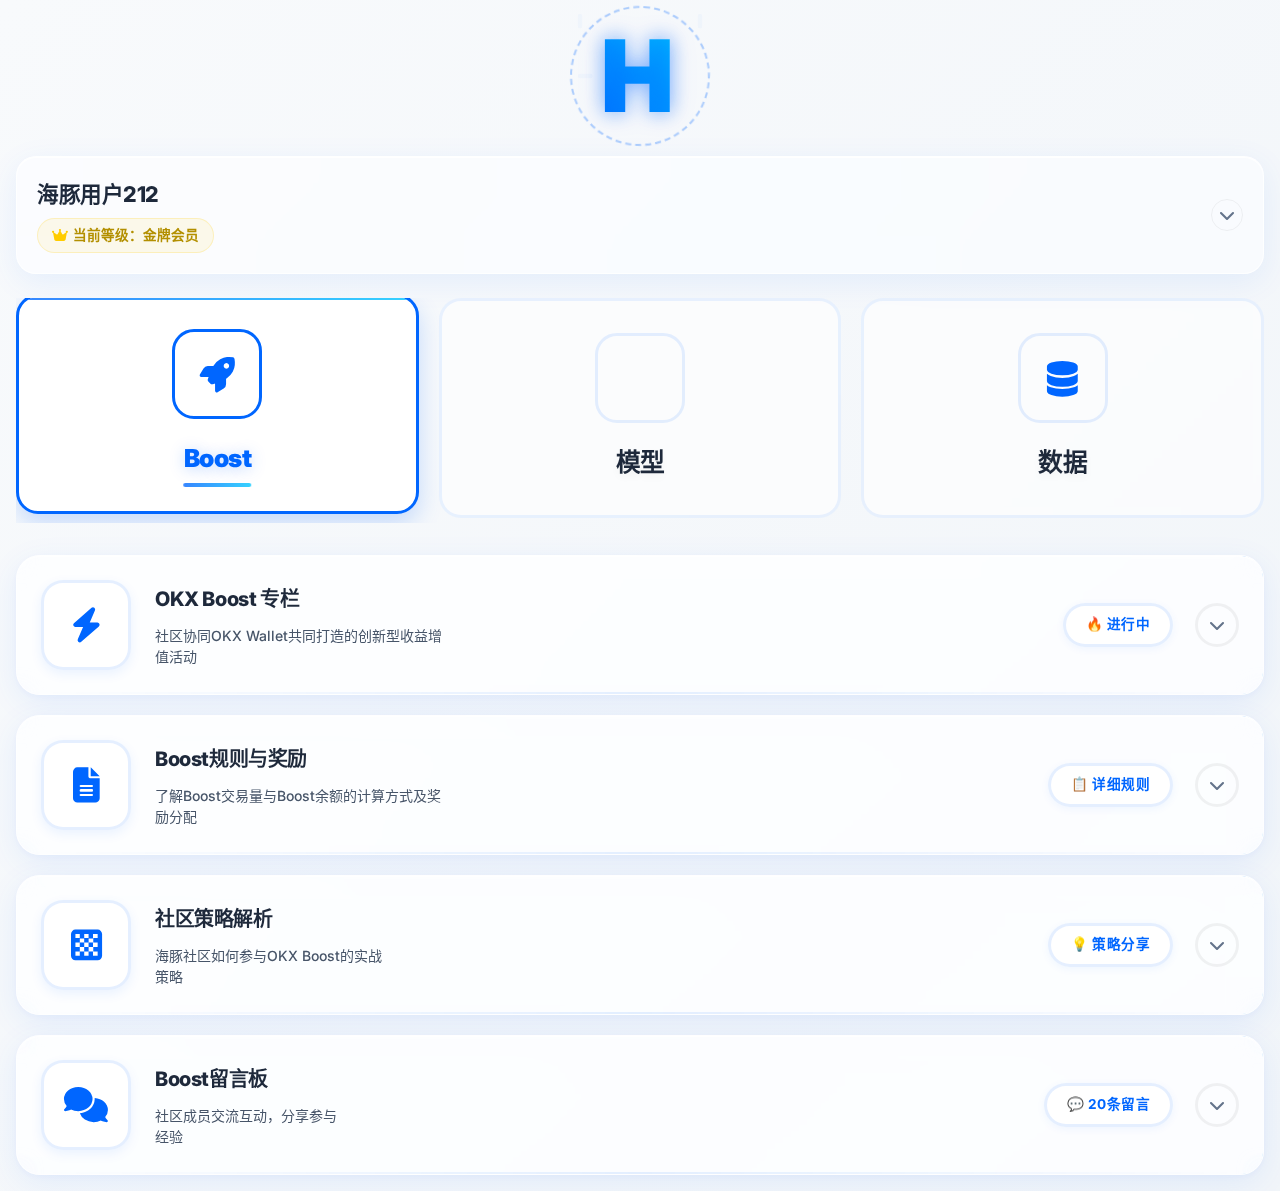
<file: index-old.html>
<!DOCTYPE html>
<html lang="zh-CN">
<head>
    <meta charset="UTF-8">
    <meta name="viewport" content="width=device-width, initial-scale=1.0, maximum-scale=1.0, user-scalable=no, viewport-fit=cover">
    <meta name="robots" content="noindex, nofollow">
    <!--
        注意：此文件为旧版 UI 的归档快照（index-old.html），仅用于历史参考，不应在生产环境中部署或作为入口使用。
        线上使用的规范入口请参考当前仓库中的主 index.html（或相关文档中标注的入口）。
        建议通过 Git 历史/标签查看旧版本，而不是依赖此文件作为实际入口。如果当前仍然存在此文件，请在部署配置中确保其不会被公开访问。
    -->
    <meta http-equiv="refresh" content="0; url=./">
    <title>【已弃用】海豚社区助手旧版 UI（自动跳转到当前入口） | Dolphin Community Legacy UI (Deprecated, Redirects)</title>
    <link rel="stylesheet" href="https://cdnjs.cloudflare.com/ajax/libs/font-awesome/6.4.0/css/all.min.css">
    <link href="https://fonts.googleapis.com/css2?family=Poppins:wght@300;400;500;600;700&family=Inter:wght@300;400;500;600&display=swap" rel="stylesheet">
    <style>
        :root {
            --primary: #3B82F6; /* 活力蓝 */
            --primary-light: #60A5FA;
            --primary-lightest: #DBEAFE;
            --secondary: #10B981; /* 生态绿 */
            --secondary-light: #34D399;
            --accent: #F59E0B; /* 温暖橙 */
            --accent-light: #FBBF24;
            --background: #F8FAFC; /* 浅灰白背景 */
            --surface: #FFFFFF;
            --surface-light: #F1F5F9;
            --text-primary: #1E293B;
            --text-secondary: #64748B;
            --text-muted: #94A3B8;
            --border: #E2E8F0;
            --shadow: 0 4px 12px rgba(0, 0, 0, 0.05);
            --shadow-lg: 0 10px 25px rgba(0, 0, 0, 0.08);
            --radius-lg: 20px;
            --radius-md: 14px;
            --radius-sm: 10px;
            --transition: all 0.25s cubic-bezier(0.4, 0, 0.2, 1);
            --gradient-primary: linear-gradient(135deg, #3B82F6 0%, #6366F1 100%);
            --gradient-secondary: linear-gradient(135deg, #10B981 0%, #34D399 100%);
            --gradient-accent: linear-gradient(135deg, #F59E0B 0%, #FBBF24 100%);
            --gradient-ocean: linear-gradient(135deg, #3B82F6 0%, #10B981 100%);
            --gradient-sky: linear-gradient(135deg, #DBEAFE 0%, #F0F9FF 100%);
        }
        
        * {
            margin: 0;
            padding: 0;
            box-sizing: border-box;
            -webkit-tap-highlight-color: transparent;
            font-family: 'Inter', -apple-system, BlinkMacSystemFont, sans-serif;
        }
        
        html {
            scroll-behavior: smooth;
        }
        
        body {
            background: var(--background);
            color: var(--text-primary);
            font-size: 15px;
            line-height: 1.5;
            min-height: 100vh;
            padding-bottom: 90px;
            overflow-x: hidden;
            position: relative;
        }
        
        /* 欢迎界面 */
        .welcome-overlay {
            position: fixed;
            top: 0;
            left: 0;
            right: 0;
            bottom: 0;
            background: linear-gradient(135deg, #1E3A8A 0%, #3B82F6 100%);
            z-index: 9999;
            display: flex;
            flex-direction: column;
            justify-content: center;
            align-items: center;
            padding: 30px;
            animation: fadeOut 0.5s ease 2.5s forwards;
        }
        
        .welcome-content {
            text-align: center;
            max-width: 300px;
        }
        
        .dolphin-icon {
            width: 80px;
            height: 80px;
            background: rgba(255, 255, 255, 0.15);
            border-radius: 24px;
            display: flex;
            align-items: center;
            justify-content: center;
            margin: 0 auto 30px;
            animation: float 3s ease-in-out infinite;
        }
        
        .dolphin-icon i {
            font-size: 40px;
            color: white;
        }
        
        .welcome-title {
            font-family: 'Poppins', sans-serif;
            font-size: 28px;
            font-weight: 700;
            color: white;
            margin-bottom: 15px;
            line-height: 1.2;
        }
        
        .welcome-subtitle {
            font-size: 18px;
            color: rgba(255, 255, 255, 0.85);
            margin-bottom: 40px;
            line-height: 1.4;
        }
        
        .welcome-subtitle span {
            display: block;
        }
        
        .loading-dots {
            display: flex;
            justify-content: center;
            gap: 8px;
            margin-top: 30px;
        }
        
        .loading-dots span {
            width: 10px;
            height: 10px;
            background: rgba(255, 255, 255, 0.5);
            border-radius: 50%;
            animation: pulse 1.4s ease-in-out infinite;
        }
        
        .loading-dots span:nth-child(2) { animation-delay: 0.2s; }
        .loading-dots span:nth-child(3) { animation-delay: 0.4s; }
        
        @keyframes float {
            0%, 100% { transform: translateY(0); }
            50% { transform: translateY(-15px); }
        }
        
        @keyframes pulse {
            0%, 100% { transform: scale(1); opacity: 0.5; }
            50% { transform: scale(1.2); opacity: 1; }
        }
        
        @keyframes fadeOut {
            to { opacity: 0; visibility: hidden; }
        }
        
        /* 主容器 */
        .container {
            max-width: 100%;
            padding: 0 20px;
            margin: 0 auto;
        }
        
        /* 顶部状态栏 */
        .status-bar {
            display: flex;
            justify-content: space-between;
            align-items: center;
            padding: 18px 0 15px;
            position: sticky;
            top: 0;
            background: rgba(248, 250, 252, 0.95);
            backdrop-filter: blur(20px);
            z-index: 100;
            border-bottom: 1px solid var(--border);
        }
        
        .logo {
            display: flex;
            align-items: center;
            gap: 12px;
        }
        
        .logo-icon {
            width: 38px;
            height: 38px;
            background: var(--gradient-primary);
            border-radius: 12px;
            display: flex;
            align-items: center;
            justify-content: center;
            color: white;
            font-size: 18px;
        }
        
        .logo-text {
            font-family: 'Poppins', sans-serif;
            font-size: 18px;
            font-weight: 700;
            color: var(--text-primary);
        }
        
        .wallet-status {
            display: flex;
            align-items: center;
            gap: 8px;
            padding: 8px 14px;
            background: var(--surface);
            border-radius: var(--radius-md);
            border: 1px solid var(--border);
            font-size: 13px;
            font-weight: 500;
            box-shadow: var(--shadow);
        }
        
        .wallet-status .dot {
            width: 8px;
            height: 8px;
            background: var(--secondary);
            border-radius: 50%;
        }
        
        /* 页面系统 */
        .page {
            display: none;
            padding-bottom: 30px;
            animation: slideUp 0.4s ease-out;
        }
        
        .page.active {
            display: block;
        }
        
        @keyframes slideUp {
            from { opacity: 0; transform: translateY(30px); }
            to { opacity: 1; transform: translateY(0); }
        }
        
        /* 社区数据卡片 */
        .community-stats {
            margin-top: 20px;
        }
        
        .stats-grid {
            display: grid;
            grid-template-columns: repeat(2, 1fr);
            gap: 16px;
            margin-top: 16px;
        }
        
        .stat-card {
            background: var(--surface);
            border-radius: var(--radius-lg);
            padding: 22px;
            box-shadow: var(--shadow);
            border: 1px solid var(--border);
            position: relative;
            overflow: hidden;
        }
        
        .stat-card::before {
            content: '';
            position: absolute;
            top: 0;
            left: 0;
            right: 0;
            height: 4px;
            background: var(--gradient-primary);
            border-radius: var(--radius-lg) var(--radius-lg) 0 0;
        }
        
        .stat-card:nth-child(2)::before {
            background: var(--gradient-secondary);
        }
        
        .stat-card:nth-child(3)::before {
            background: var(--gradient-accent);
        }
        
        .stat-card:nth-child(4)::before {
            background: linear-gradient(135deg, #8B5CF6 0%, #D946EF 100%);
        }
        
        .stat-icon {
            width: 48px;
            height: 48px;
            border-radius: 14px;
            display: flex;
            align-items: center;
            justify-content: center;
            margin-bottom: 18px;
            font-size: 22px;
            color: white;
        }
        
        .stat-card:nth-child(1) .stat-icon {
            background: var(--gradient-primary);
        }
        
        .stat-card:nth-child(2) .stat-icon {
            background: var(--gradient-secondary);
        }
        
        .stat-card:nth-child(3) .stat-icon {
            background: var(--gradient-accent);
        }
        
        .stat-card:nth-child(4) .stat-icon {
            background: linear-gradient(135deg, #8B5CF6 0%, #D946EF 100%);
        }
        
        .stat-value {
            font-family: 'Poppins', sans-serif;
            font-size: 28px;
            font-weight: 700;
            color: var(--text-primary);
            margin-bottom: 6px;
            line-height: 1;
        }
        
        .stat-label {
            font-size: 14px;
            color: var(--text-secondary);
            font-weight: 500;
            margin-bottom: 8px;
        }
        
        .stat-change {
            display: inline-flex;
            align-items: center;
            gap: 4px;
            font-size: 12px;
            font-weight: 600;
            padding: 4px 10px;
            border-radius: 20px;
            background: var(--surface-light);
        }
        
        .stat-change.positive {
            color: var(--secondary);
        }
        
        .stat-change.negative {
            color: #EF4444;
        }
        
        /* 功能板块 */
        .section-title {
            font-family: 'Poppins', sans-serif;
            font-size: 20px;
            font-weight: 700;
            color: var(--text-primary);
            margin: 30px 0 20px;
            display: flex;
            align-items: center;
            justify-content: space-between;
        }
        
        .features-grid {
            display: grid;
            grid-template-columns: repeat(3, 1fr);
            gap: 16px;
        }
        
        .feature-item {
            background: var(--surface);
            border-radius: var(--radius-lg);
            padding: 22px 16px;
            text-align: center;
            box-shadow: var(--shadow);
            border: 1px solid var(--border);
            transition: var(--transition);
            display: flex;
            flex-direction: column;
            align-items: center;
            position: relative;
            overflow: hidden;
        }
        
        .feature-item::before {
            content: '';
            position: absolute;
            top: 0;
            left: 0;
            right: 0;
            height: 4px;
            background: var(--gradient-primary);
            border-radius: var(--radius-lg) var(--radius-lg) 0 0;
        }
        
        .feature-item:hover {
            transform: translateY(-5px);
            box-shadow: var(--shadow-lg);
        }
        
        .feature-icon {
            width: 56px;
            height: 56px;
            border-radius: 18px;
            display: flex;
            align-items: center;
            justify-content: center;
            margin-bottom: 16px;
            font-size: 24px;
            color: white;
            background: var(--gradient-primary);
        }
        
        .feature-item:nth-child(2) .feature-icon {
            background: var(--gradient-secondary);
        }
        
        .feature-item:nth-child(3) .feature-icon {
            background: var(--gradient-accent);
        }
        
        .feature-item:nth-child(4) .feature-icon {
            background: linear-gradient(135deg, #8B5CF6 0%, #D946EF 100%);
        }
        
        .feature-item:nth-child(5) .feature-icon {
            background: linear-gradient(135deg, #EC4899 0%, #F97316 100%);
        }
        
        .feature-item:nth-child(6) .feature-icon {
            background: linear-gradient(135deg, #14B8A6 0%, #0EA5E9 100%);
        }
        
        .feature-title {
            font-family: 'Poppins', sans-serif;
            font-size: 15px;
            font-weight: 600;
            color: var(--text-primary);
            margin-bottom: 6px;
        }
        
        .feature-desc {
            font-size: 12px;
            color: var(--text-secondary);
            line-height: 1.4;
        }
        
        /* 卡片组件 */
        .card {
            background: var(--surface);
            border-radius: var(--radius-lg);
            padding: 24px;
            margin-top: 24px;
            box-shadow: var(--shadow);
            border: 1px solid var(--border);
            position: relative;
            overflow: hidden;
        }
        
        .card::before {
            content: '';
            position: absolute;
            top: 0;
            left: 0;
            right: 0;
            height: 4px;
            background: var(--gradient-primary);
            border-radius: var(--radius-lg) var(--radius-lg) 0 0;
        }
        
        .card-title {
            font-family: 'Poppins', sans-serif;
            font-size: 20px;
            font-weight: 700;
            color: var(--text-primary);
            margin-bottom: 16px;
            display: flex;
            align-items: center;
            gap: 12px;
        }
        
        .card-title i {
            width: 40px;
            height: 40px;
            background: var(--primary-lightest);
            border-radius: 12px;
            display: flex;
            align-items: center;
            justify-content: center;
            color: var(--primary);
            font-size: 20px;
        }
        
        .card-subtitle {
            font-size: 15px;
            color: var(--text-secondary);
            margin-bottom: 20px;
            line-height: 1.6;
        }
        
        /* 按钮组件 */
        .btn {
            display: inline-flex;
            align-items: center;
            justify-content: center;
            gap: 10px;
            padding: 16px 24px;
            border-radius: var(--radius-md);
            font-family: 'Poppins', sans-serif;
            font-weight: 600;
            font-size: 16px;
            border: none;
            cursor: pointer;
            transition: var(--transition);
            width: 100%;
            position: relative;
            overflow: hidden;
        }
        
        .btn-primary {
            background: var(--gradient-primary);
            color: white;
            box-shadow: 0 6px 20px rgba(59, 130, 246, 0.15);
        }
        
        .btn-primary:hover {
            transform: translateY(-3px);
            box-shadow: 0 10px 25px rgba(59, 130, 246, 0.25);
        }
        
        .btn-secondary {
            background: var(--surface);
            color: var(--primary);
            border: 1px solid var(--primary-light);
            box-shadow: 0 6px 20px rgba(59, 130, 246, 0.1);
        }
        
        .btn-secondary:hover {
            background: var(--primary-lightest);
            transform: translateY(-3px);
        }
        
        /* 模型页面专用样式 */
        .model-container {
            width: 100%;
            height: 320px;
            background: linear-gradient(135deg, #0F172A 0%, #1E293B 100%);
            border-radius: var(--radius-lg);
            margin-bottom: 24px;
            display: flex;
            flex-direction: column;
            align-items: center;
            justify-content: center;
            overflow: hidden;
            position: relative;
        }
        
        .model-header {
            text-align: center;
            padding: 30px;
            color: white;
            z-index: 1;
        }
        
        .model-title {
            font-family: 'Poppins', sans-serif;
            font-size: 24px;
            font-weight: 700;
            margin-bottom: 12px;
        }
        
        .model-subtitle {
            font-size: 15px;
            color: rgba(255, 255, 255, 0.8);
            max-width: 300px;
            line-height: 1.5;
        }
        
        .model-controls {
            display: flex;
            gap: 12px;
            margin-top: 20px;
        }
        
        .model-btn {
            padding: 12px 20px;
            background: rgba(255, 255, 255, 0.15);
            border: none;
            border-radius: var(--radius-md);
            color: white;
            font-weight: 600;
            font-size: 14px;
            cursor: pointer;
            transition: var(--transition);
            backdrop-filter: blur(10px);
        }
        
        .model-btn:hover {
            background: rgba(255, 255, 255, 0.25);
        }
        
        .model-btn.primary {
            background: var(--primary);
        }
        
        .model-btn.primary:hover {
            background: var(--primary-light);
        }
        
        .model-features {
            display: grid;
            grid-template-columns: repeat(2, 1fr);
            gap: 16px;
            margin-top: 24px;
        }
        
        .model-feature {
            background: var(--surface-light);
            border-radius: var(--radius-md);
            padding: 20px;
            text-align: center;
        }
        
        .model-feature i {
            font-size: 24px;
            color: var(--primary);
            margin-bottom: 12px;
        }
        
        .model-feature h4 {
            font-family: 'Poppins', sans-serif;
            font-size: 16px;
            font-weight: 600;
            margin-bottom: 8px;
        }
        
        .model-feature p {
            font-size: 13px;
            color: var(--text-secondary);
        }
        
        /* 底部导航 */
        .bottom-nav {
            position: fixed;
            bottom: 0;
            left: 0;
            right: 0;
            background: rgba(255, 255, 255, 0.98);
            backdrop-filter: blur(20px);
            border-top: 1px solid var(--border);
            display: flex;
            justify-content: space-around;
            padding: 14px 0 18px;
            z-index: 1000;
            box-shadow: 0 -4px 20px rgba(0, 0, 0, 0.06);
        }
        
        .nav-item {
            display: flex;
            flex-direction: column;
            align-items: center;
            justify-content: center;
            color: var(--text-muted);
            text-decoration: none;
            font-size: 11px;
            font-weight: 600;
            transition: var(--transition);
            position: relative;
            flex: 1;
            max-width: 80px;
        }
        
        .nav-item i {
            font-size: 22px;
            margin-bottom: 6px;
            transition: var(--transition);
        }
        
        .nav-item.active {
            color: var(--primary);
        }
        
        .nav-item.active i {
            transform: translateY(-5px);
        }
        
        .nav-item.active::after {
            content: '';
            position: absolute;
            bottom: -14px;
            width: 4px;
            height: 4px;
            background: var(--primary);
            border-radius: 50%;
            box-shadow: 0 0 8px var(--primary);
        }
        
        /* Toast消息 */
        .toast-container {
            position: fixed;
            top: 20px;
            right: 20px;
            z-index: 9999;
            display: flex;
            flex-direction: column;
            gap: 12px;
        }
        
        .toast {
            background: var(--surface);
            border-radius: var(--radius-lg);
            padding: 18px 20px;
            box-shadow: var(--shadow-lg);
            border-left: 4px solid var(--primary);
            display: flex;
            align-items: center;
            gap: 14px;
            min-width: 280px;
            animation: slideInRight 0.3s ease-out, fadeOut 0.3s ease-out 2.7s forwards;
        }
        
        .toast.success {
            border-left-color: var(--secondary);
        }
        
        .toast.error {
            border-left-color: #EF4444;
        }
        
        .toast-icon {
            font-size: 20px;
            flex-shrink: 0;
        }
        
        .toast.success .toast-icon {
            color: var(--secondary);
        }
        
        .toast.error .toast-icon {
            color: #EF4444;
        }
        
        .toast-content {
            flex: 1;
        }
        
        .toast-title {
            font-family: 'Poppins', sans-serif;
            font-size: 15px;
            font-weight: 700;
            margin-bottom: 4px;
            color: var(--text-primary);
        }
        
        .toast-message {
            font-size: 14px;
            color: var(--text-secondary);
        }
        
        @keyframes slideInRight {
            from { transform: translateX(100%); opacity: 0; }
            to { transform: translateX(0); opacity: 1; }
        }
        
        /* 响应式调整 */
        @media (max-width: 480px) {
            .container {
                padding: 0 16px;
            }
            
            .stats-grid {
                gap: 12px;
            }
            
            .stat-card {
                padding: 18px;
            }
            
            .features-grid {
                grid-template-columns: repeat(3, 1fr);
                gap: 12px;
            }
            
            .feature-item {
                padding: 18px 12px;
            }
            
            .feature-icon {
                width: 48px;
                height: 48px;
                font-size: 20px;
            }
            
            .feature-title {
                font-size: 14px;
            }
            
            .feature-desc {
                font-size: 11px;
            }
            
            .model-container {
                height: 280px;
            }
            
            .model-features {
                grid-template-columns: 1fr;
            }
        }
        
        @media (max-width: 360px) {
            .features-grid {
                grid-template-columns: repeat(2, 1fr);
            }
        }
        
        /* 空状态 */
        .empty-state {
            text-align: center;
            padding: 40px 20px;
        }
        
        .empty-state i {
            font-size: 48px;
            color: var(--text-muted);
            margin-bottom: 16px;
            opacity: 0.3;
        }
        
        .empty-state p {
            color: var(--text-secondary);
            font-size: 15px;
        }
        
        /* 滚动条优化 */
        .scrollable {
            max-height: 400px;
            overflow-y: auto;
            padding-right: 8px;
        }
        
        .scrollable::-webkit-scrollbar {
            width: 4px;
        }
        
        .scrollable::-webkit-scrollbar-track {
            background: rgba(0, 0, 0, 0.05);
            border-radius: 2px;
        }
        
        .scrollable::-webkit-scrollbar-thumb {
            background: var(--primary);
            border-radius: 2px;
        }
    </style>
</head>
<body>
    <!-- 欢迎界面 -->
    <div class="welcome-overlay" id="welcomeOverlay">
        <div class="welcome-content">
            <div class="dolphin-icon">
                <i class="fas fa-fish"></i>
            </div>
            <h1 class="welcome-title">海豚社区</h1>
            <div class="welcome-subtitle">
                <span>开启海豚模式</span>
                <span>陪现在的你</span>
                <span>走未来的路</span>
            </div>
            <div class="loading-dots">
                <span></span>
                <span></span>
                <span></span>
            </div>
        </div>
    </div>
    
    <!-- 主应用 -->
    <div class="container" id="appContainer" style="display: none;">
        <!-- 顶部状态栏 -->
        <div class="status-bar">
            <div class="logo">
                <div class="logo-icon">
                    <i class="fas fa-fish"></i>
                </div>
                <div class="logo-text">海豚社区</div>
            </div>
            
            <div class="wallet-status">
                <span class="dot"></span>
                <span id="walletAddress">0x7a3...f8c2</span>
            </div>
        </div>
        
        <!-- 首页 -->
        <div id="home-page" class="page active">
            <!-- 社区数据 -->
            <div class="community-stats">
                <h2 class="section-title">社区总览</h2>
                <div class="stats-grid">
                    <div class="stat-card">
                        <div class="stat-icon">
                            <i class="fas fa-coins"></i>
                        </div>
                        <div class="stat-value" id="totalStaked">$4.28M</div>
                        <div class="stat-label">质押总量</div>
                        <div class="stat-change positive">
                            <i class="fas fa-arrow-up"></i>
                            <span>12.5%</span>
                        </div>
                    </div>
                    
                    <div class="stat-card">
                        <div class="stat-icon">
                            <i class="fas fa-users"></i>
                        </div>
                        <div class="stat-value" id="activeMembers">12.8K</div>
                        <div class="stat-label">活跃成员</div>
                        <div class="stat-change positive">
                            <i class="fas fa-arrow-up"></i>
                            <span>5.2%</span>
                        </div>
                    </div>
                    
                    <div class="stat-card">
                        <div class="stat-icon">
                            <i class="fas fa-chart-line"></i>
                        </div>
                        <div class="stat-value" id="dailyVolume">$856K</div>
                        <div class="stat-label">日交易量</div>
                        <div class="stat-change positive">
                            <i class="fas fa-arrow-up"></i>
                            <span>8.7%</span>
                        </div>
                    </div>
                    
                    <div class="stat-card">
                        <div class="stat-icon">
                            <i class="fas fa-gem"></i>
                        </div>
                        <div class="stat-value" id="nftHolders">3.2K</div>
                        <div class="stat-label">NFT持有者</div>
                        <div class="stat-change positive">
                            <i class="fas fa-arrow-up"></i>
                            <span>15.3%</span>
                        </div>
                    </div>
                </div>
            </div>
            
            <!-- 功能板块 -->
            <h2 class="section-title">社区工具</h2>
            <div class="features-grid">
                <div class="feature-item" onclick="switchPage('signin')">
                    <div class="feature-icon">
                        <i class="fas fa-calendar-check"></i>
                    </div>
                    <h3 class="feature-title">每日签到</h3>
                    <p class="feature-desc">领取奖励</p>
                </div>
                
                <div class="feature-item" onclick="switchPage('lottery')">
                    <div class="feature-icon">
                        <i class="fas fa-gift"></i>
                    </div>
                    <h3 class="feature-title">幸运抽奖</h3>
                    <p class="feature-desc">赢取大奖</p>
                </div>
                
                <a href="https://aosima858588-boop.github.io/shequpindao/" target="_blank" style="text-decoration: none;">
                    <div class="feature-item">
                        <div class="feature-icon">
                            <i class="fas fa-coins"></i>
                        </div>
                        <h3 class="feature-title">链上赚币</h3>
                        <p class="feature-desc">OKX活动</p>
                    </div>
                </a>
                
                <div class="feature-item" onclick="switchPage('model')">
                    <div class="feature-icon">
                        <i class="fas fa-cube"></i>
                    </div>
                    <h3 class="feature-title">模型演示</h3>
                    <p class="feature-desc">3D交互</p>
                </div>
                
                <div class="feature-item" onclick="switchPage('ai')">
                    <div class="feature-icon">
                        <i class="fas fa-robot"></i>
                    </div>
                    <h3 class="feature-title">AI助手</h3>
                    <p class="feature-desc">智能问答</p>
                </div>
                
                <div class="feature-item" onclick="switchPage('wallet')">
                    <div class="feature-icon">
                        <i class="fas fa-wallet"></i>
                    </div>
                    <h3 class="feature-title">模拟钱包</h3>
                    <p class="feature-desc">资产管理</p>
                </div>
            </div>
            
            <!-- 收益计算器快捷入口 -->
            <div class="card" onclick="switchPage('calculator')">
                <div class="card-title">
                    <i class="fas fa-calculator"></i>
                    收益计算器
                </div>
                <p class="card-subtitle">快速估算您的投资回报，支持多种加密货币与自定义参数</p>
                <button class="btn btn-secondary">
                    <i class="fas fa-arrow-right"></i>
                    立即计算
                </button>
            </div>
        </div>
        
        <!-- 模型页面 -->
        <div id="model-page" class="page">
            <div class="card">
                <div class="card-title">
                    <i class="fas fa-cube"></i>
                    动态模型演示
                </div>
                <p class="card-subtitle">交互式3D模型展示Web3与区块链核心概念，可视化学习区块链工作原理</p>
                
                <div class="model-container">
                    <div class="model-header">
                        <h3 class="model-title">区块链3D可视化</h3>
                        <p class="model-subtitle">点击下方按钮启动交互式模型演示</p>
                        <div class="model-controls">
                            <button class="model-btn" onclick="showToast('启动模型演示', 'info')">
                                <i class="fas fa-play"></i> 启动
                            </button>
                            <button class="model-btn primary" onclick="window.open('https://aosima858588-boop.github.io/h.web3/', '_blank')">
                                <i class="fas fa-external-link-alt"></i> 完整版
                            </button>
                        </div>
                    </div>
                </div>
                
                <div class="model-features">
                    <div class="model-feature">
                        <i class="fas fa-link"></i>
                        <h4>区块链结构</h4>
                        <p>可视化展示区块与链式数据结构，理解区块头、交易数据等核心概念</p>
                    </div>
                    
                    <div class="model-feature">
                        <i class="fas fa-file-contract"></i>
                        <h4>智能合约</h4>
                        <p>交互演示智能合约执行流程，可视化展示合约调用与状态变更</p>
                    </div>
                    
                    <div class="model-feature">
                        <i class="fas fa-network-wired"></i>
                        <h4>网络拓扑</h4>
                        <p>展示去中心化节点网络结构，可视化P2P网络通信与共识机制</p>
                    </div>
                    
                    <div class="model-feature">
                        <i class="fas fa-exchange-alt"></i>
                        <h4>交易流程</h4>
                        <p>演示交易从创建到确认的全过程，包括签名、广播、打包等环节</p>
                    </div>
                </div>
                
                <div class="card-subtitle" style="margin-top: 24px;">
                    本演示模型基于Three.js技术构建，支持触摸交互、旋转缩放、场景切换等功能，帮助用户直观理解Web3技术原理。
                </div>
                
                <button class="btn btn-primary" style="margin-top: 20px;" onclick="window.open('https://aosima858588-boop.github.io/h.web3/', '_blank')">
                    <i class="fas fa-external-link-alt"></i> 访问完整动态模型演示
                </button>
            </div>
        </div>
        
        <!-- 其他页面内容（AI助手、钱包、签到、抽奖、计算器等） -->
        <!-- 由于篇幅限制，这里只展示主要页面结构 -->
        
    </div>
    
    <!-- 底部导航 -->
    <div class="bottom-nav">
        <a href="#" class="nav-item active" onclick="switchPage('home'); return false;">
            <i class="fas fa-home"></i>
            <span>首页</span>
        </a>
        <a href="#" class="nav-item" onclick="switchPage('model'); return false;">
            <i class="fas fa-cube"></i>
            <span>模型</span>
        </a>
        <a href="#" class="nav-item" onclick="switchPage('ai'); return false;">
            <i class="fas fa-robot"></i>
            <span>AI助手</span>
        </a>
        <a href="#" class="nav-item" onclick="switchPage('wallet'); return false;">
            <i class="fas fa-wallet"></i>
            <span>钱包</span>
        </a>
    </div>
    
    <!-- Toast容器 -->
    <div class="toast-container" id="toast-container"></div>
    
    <script>
        // 欢迎界面处理
        document.addEventListener('DOMContentLoaded', function() {
            const welcomeOverlay = document.getElementById('welcomeOverlay');
            const appContainer = document.getElementById('appContainer');
            
            // 3秒后显示主应用
            setTimeout(() => {
                welcomeOverlay.style.display = 'none';
                appContainer.style.display = 'block';
                initApp();
            }, 3000);
        });
        
        // 初始化应用
        function initApp() {
            loadUserData();
            updateCommunityStats();
            
            // 更新签到按钮状态
            const today = new Date();
            const todayStr = today.toISOString().split('T')[0];
            const userData = getUserData();
            
            if (userData.lastSigninDate === todayStr) {
                const signinButton = document.getElementById('signinButton');
                if (signinButton) {
                    signinButton.innerHTML = '<i class="fas fa-check-circle"></i> 今日已签到';
                    signinButton.disabled = true;
                }
            }
        }
        
        // 用户数据管理
        function getUserData() {
            const savedData = localStorage.getItem('dolphinCommunityData');
            return savedData ? JSON.parse(savedData) : {
                points: 150,
                totalSignins: 7,
                consecutiveDays: 3,
                lastSigninDate: null,
                lotteryCount: 2,
                prizesWon: [],
                walletBalance: 1245.67,
                activeDays: 12,
                signinHistory: {}
            };
        }
        
        function saveUserData(data) {
            localStorage.setItem('dolphinCommunityData', JSON.stringify(data));
        }
        
        function loadUserData() {
            // 可以在这里加载更多用户数据
            return getUserData();
        }
        
        // 更新社区统计数据
        function updateCommunityStats() {
            // 这里可以添加动态更新社区数据的逻辑
            // 目前使用静态数据
            const stats = {
                totalStaked: '$4.28M',
                activeMembers: '12.8K',
                dailyVolume: '$856K',
                nftHolders: '3.2K'
            };
            
            Object.keys(stats).forEach(id => {
                const element = document.getElementById(id);
                if (element) {
                    element.textContent = stats[id];
                }
            });
        }
        
        // 切换页面
        function switchPage(pageId) {
            // 隐藏所有页面
            const pages = document.querySelectorAll('.page');
            pages.forEach(page => {
                page.classList.remove('active');
            });
            
            // 显示目标页面
            const targetPage = document.getElementById(`${pageId}-page`);
            if (targetPage) {
                targetPage.classList.add('active');
            }
            
            // 更新导航状态
            const navItems = document.querySelectorAll('.nav-item');
            navItems.forEach(item => {
                item.classList.remove('active');
            });
            
            // 设置对应的导航项为活动状态
            let navIndex = 0;
            switch(pageId) {
                case 'home': navIndex = 0; break;
                case 'model': navIndex = 1; break;
                case 'ai': navIndex = 2; break;
                case 'wallet': navIndex = 3; break;
            }
            
            if (navItems[navIndex]) {
                navItems[navIndex].classList.add('active');
            }
            
            // 滚动到顶部
            window.scrollTo({ top: 0, behavior: 'smooth' });
        }
        
        // 显示Toast消息
        function showToast(message, type = 'info') {
            const toastContainer = document.getElementById('toast-container');
            if (!toastContainer) return;
            
            const toast = document.createElement('div');
            toast.className = `toast ${type}`;
            
            let icon = 'info-circle';
            let title = '提示';
            
            switch(type) {
                case 'success':
                    icon = 'check-circle';
                    title = '成功';
                    break;
                case 'error':
                    icon = 'exclamation-circle';
                    title = '错误';
                    break;
            }

            // 安全地构建 DOM，避免通过 innerHTML 注入 message 导致 XSS
            const iconWrapper = document.createElement('div');
            iconWrapper.className = 'toast-icon';
            const iconElement = document.createElement('i');
            iconElement.className = `fas fa-${icon}`;
            iconWrapper.appendChild(iconElement);

            const content = document.createElement('div');
            content.className = 'toast-content';
            const titleDiv = document.createElement('div');
            titleDiv.className = 'toast-title';
            titleDiv.textContent = title;
            const messageDiv = document.createElement('div');
            messageDiv.className = 'toast-message';
            messageDiv.textContent = message;

            content.appendChild(titleDiv);
            content.appendChild(messageDiv);

            toast.appendChild(iconWrapper);
            toast.appendChild(content);
            
            toastContainer.appendChild(toast);
            
            // 3秒后移除toast
            setTimeout(() => {
                if (toast.parentNode) {
                    toast.remove();
                }
            }, 3000);
        }
        
        // 签到功能
        function signIn() {
            const userData = getUserData();
            const today = new Date();
            const todayStr = today.toISOString().split('T')[0];
            
            // 检查是否已签到
            if (userData.lastSigninDate === todayStr) {
                showToast('今天已经签过到了！', 'warning');
                return;
            }
            
            // 计算连续签到
            const yesterday = new Date(today);
            yesterday.setDate(yesterday.getDate() - 1);
            const yesterdayStr = yesterday.toISOString().split('T')[0];
            
            if (userData.lastSigninDate === yesterdayStr) {
                userData.consecutiveDays++;
            } else {
                userData.consecutiveDays = 1;
            }
            
            // 更新签到数据
            userData.lastSigninDate = todayStr;
            userData.totalSignins++;
            userData.activeDays++;
            
            // 初始化签到历史记录
            if (!userData.signinHistory) {
                userData.signinHistory = {};
            }
            userData.signinHistory[todayStr] = true;
            
            // 计算奖励积分
            let pointsEarned = 10;
            
            // 连续签到奖励
            if (userData.consecutiveDays >= 30) {
                pointsEarned += 150;
            } else if (userData.consecutiveDays >= 7) {
                pointsEarned += 30;
            } else if (userData.consecutiveDays >= 3) {
                pointsEarned += 10;
            }
            
            userData.points += pointsEarned;
            
            // 保存数据
            saveUserData(userData);
            
            // 显示成功消息
            showToast(`签到成功！获得${pointsEarned}积分。连续签到${userData.consecutiveDays}天。`, 'success');
            
            // 更新按钮状态
            const signinButton = document.getElementById('signinButton');
            if (signinButton) {
                signinButton.innerHTML = '<i class="fas fa-check-circle"></i> 今日已签到';
                signinButton.disabled = true;
            }
        }
        
        // 抽奖功能
        function drawLottery() {
            const userData = getUserData();
            
            // 检查积分是否足够
            if (userData.points < 50) {
                showToast('积分不足，需要50积分才能抽奖！', 'error');
                return;
            }
            
            // 扣除积分
            userData.points -= 50;
            userData.lotteryCount++;
            
            // 模拟抽奖
            const random = Math.random();
            let prize = {};
            
            if (random < 0.01) {
                // 特等奖 1%
                prize = { name: '特等奖', reward: '1000积分 + NFT盲盒', points: 1000, type: 'grand' };
            } else if (random < 0.06) {
                // 一等奖 5%
                prize = { name: '一等奖', reward: '500积分', points: 500, type: 'first' };
            } else if (random < 0.16) {
                // 二等奖 10%
                prize = { name: '二等奖', reward: '200积分', points: 200, type: 'second' };
            } else if (random < 0.36) {
                // 三等奖 20%
                prize = { name: '三等奖', reward: '50积分', points: 50, type: 'third' };
            } else {
                // 未中奖 64%
                prize = { name: '未中奖', reward: '谢谢参与', points: 0, type: 'none' };
            }
            
            // 添加奖励积分
            userData.points += prize.points;
            
            // 记录中奖信息
            if (prize.type !== 'none') {
                prize.date = new Date().toLocaleString('zh-CN');
                userData.prizesWon.push(prize);
            }
            
            // 保存数据
            saveUserData(userData);
            
            // 显示结果
            if (prize.type !== 'none') {
                showToast(`恭喜获得${prize.name}：${prize.reward}！`, 'success');
            } else {
                showToast('很遗憾，这次没有中奖，下次好运！', 'info');
            }
        }
    </script>
</body>
</html>
</file>
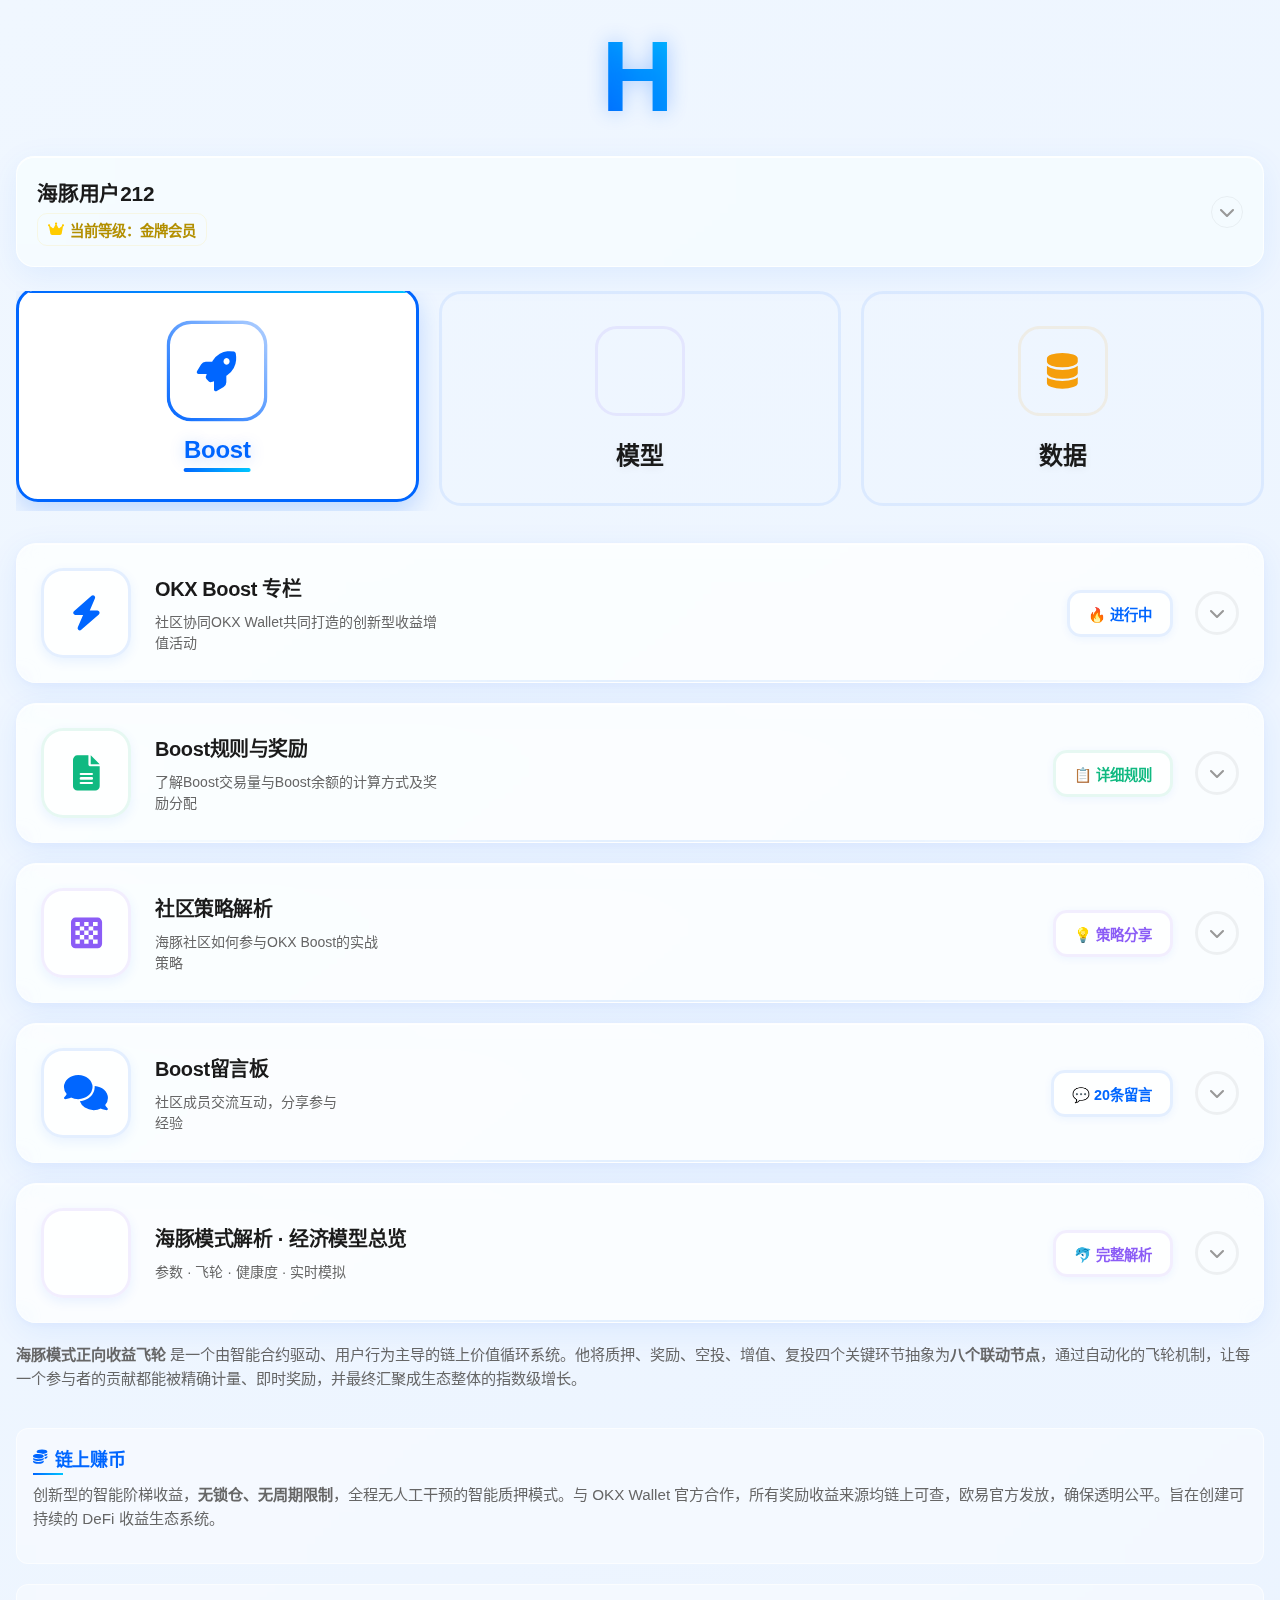
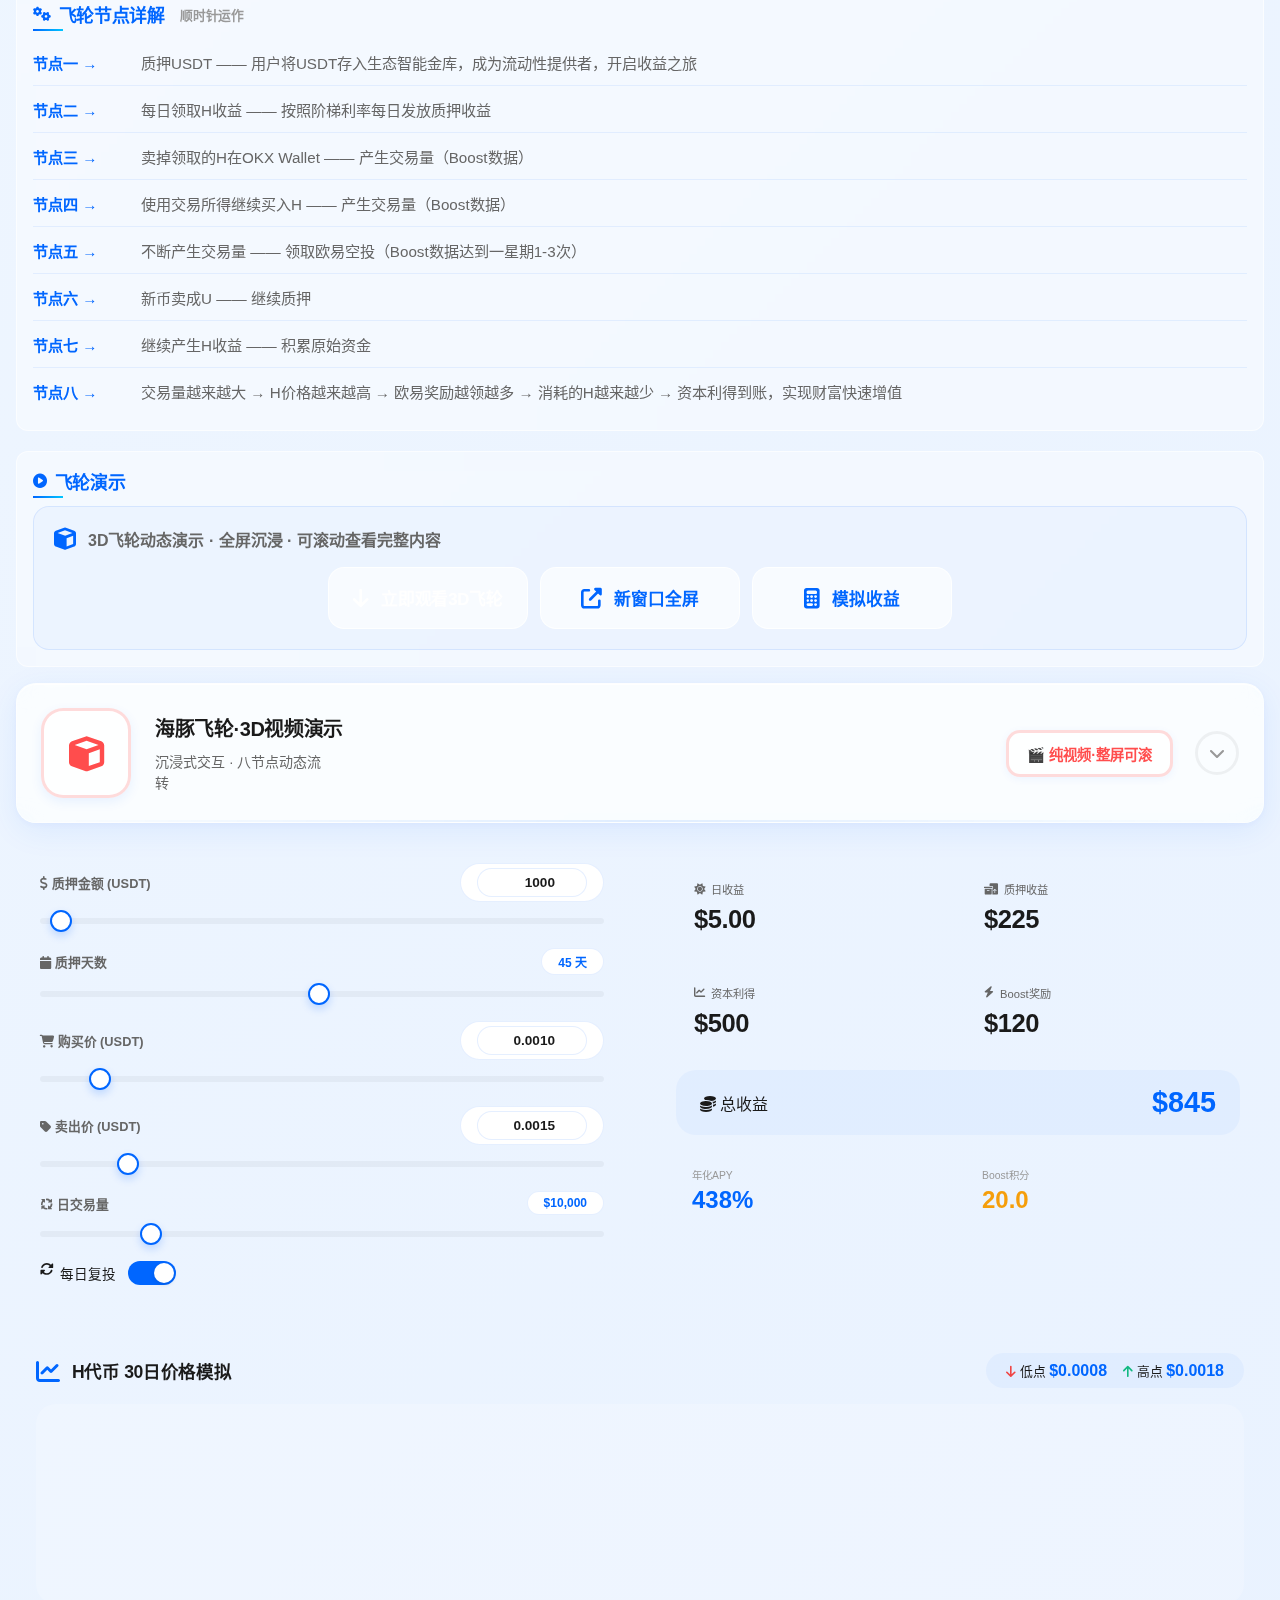
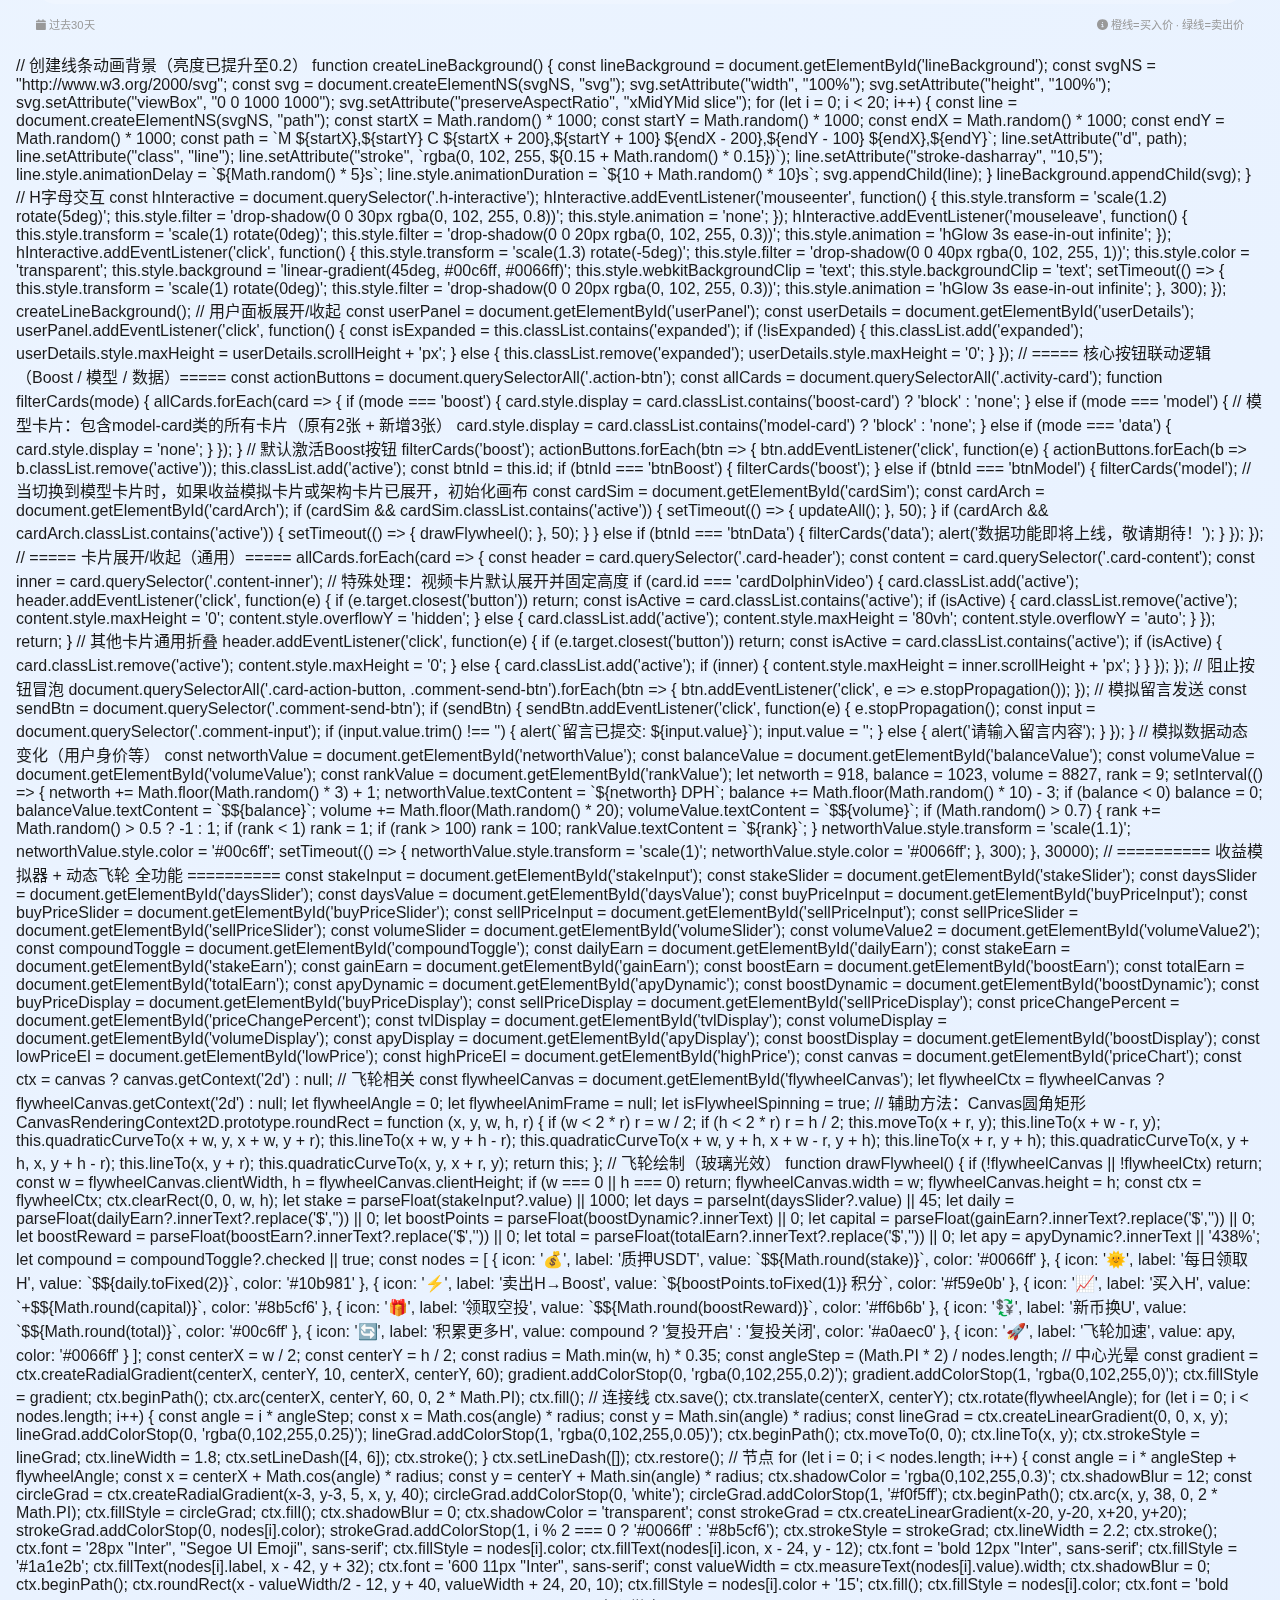
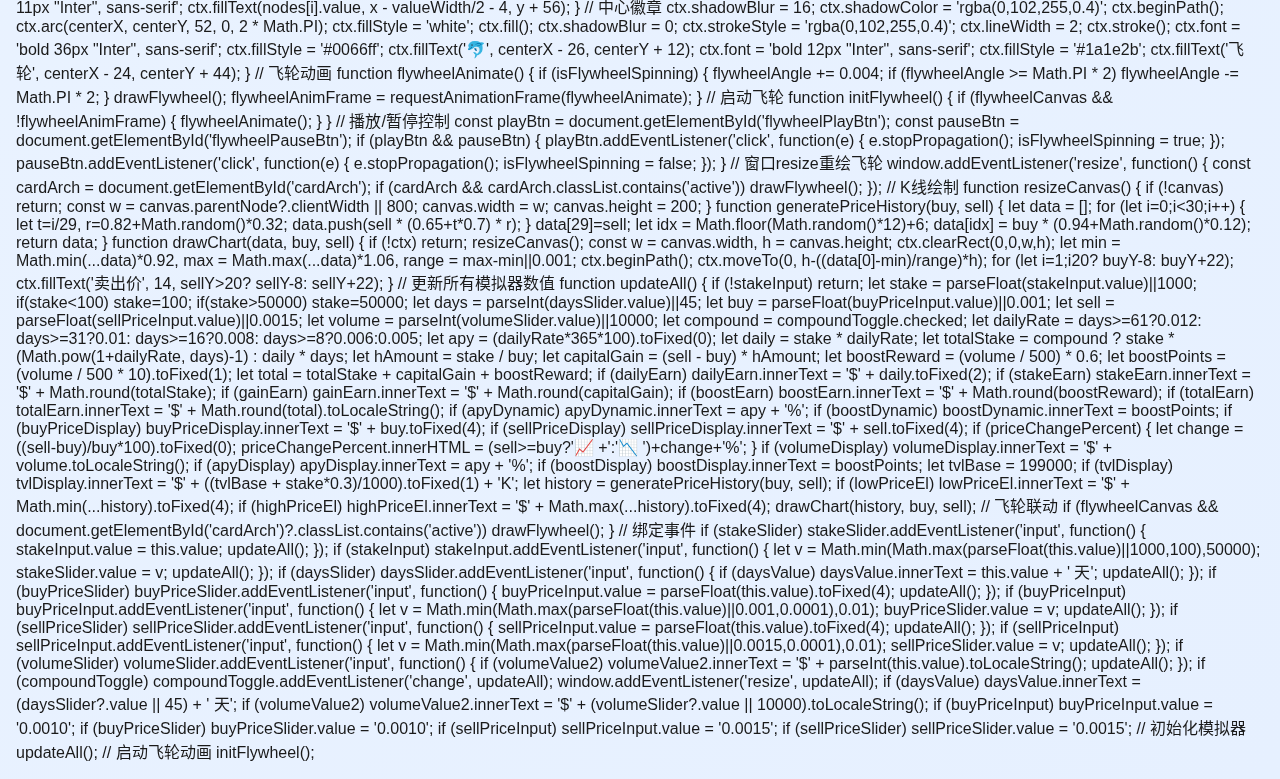
<file: index.html.html>
<!DOCTYPE html>
<html lang="zh-CN">
<head>
    <meta charset="UTF-8">
    <meta name="viewport" content="width=device-width, initial-scale=1.0, maximum-scale=1.0, user-scalable=no">
    <title>海豚社区 · 经济模型</title>
    <link rel="stylesheet" href="https://cdnjs.cloudflare.com/ajax/libs/font-awesome/6.4.0/css/all.min.css">
    <style>
        :root {
            --primary: #0066ff;
            --primary-light: rgba(0, 102, 255, 0.12);
            --primary-lighter: rgba(0, 102, 255, 0.05);
            --primary-dark: #0052cc;
            --secondary: #8b5cf6;
            --accent: #00c6ff;
            --gold: #ffcc00;
            --success: #10b981;
            --warning: #f59e0b;
            --danger: #ef4444;
            --text-primary: #1a1a1a;
            --text-secondary: #666666;
            --text-light: #999999;
            --bg-gradient: linear-gradient(135deg, #f0f7ff 0%, #e6f0ff 100%);
            --card-bg: rgba(255, 255, 255, 0.92);
            --card-shadow: 0 5px 20px rgba(0, 102, 255, 0.08);
            --transition: all 0.3s cubic-bezier(0.4, 0, 0.2, 1);
        }

        * {
            margin: 0;
            padding: 0;
            box-sizing: border-box;
            -webkit-tap-highlight-color: transparent;
        }

        body {
            font-family: -apple-system, BlinkMacSystemFont, 'Segoe UI', 'PingFang SC', 'SF Pro Display', sans-serif;
            background: var(--bg-gradient);
            color: var(--text-primary);
            min-height: 100vh;
            padding: 16px;
            position: relative;
            overflow-x: hidden;
            -webkit-font-smoothing: antialiased;
            -moz-osx-font-smoothing: grayscale;
        }

        /* 顶部流动H字母 */
        .h-letter-container {
            position: relative;
            width: 100%;
            height: 120px;
            margin-bottom: 20px;
            display: flex;
            justify-content: center;
            align-items: center;
            overflow: hidden;
        }

        .flowing-h {
            position: absolute;
            top: 0;
            left: 0;
            width: 100%;
            height: 100%;
            display: flex;
            justify-content: center;
            align-items: center;
            z-index: 0;
            opacity: 0.1;
        }

        .h-svg {
            width: 200px;
            height: 200px;
            filter: drop-shadow(0 5px 15px rgba(0, 102, 255, 0.1));
        }

        .h-path {
            fill: none;
            stroke: var(--primary);
            stroke-width: 2.2;
            stroke-linecap: round;
            stroke-linejoin: round;
            stroke-dasharray: 300;
            stroke-dashoffset: 300;
            animation: drawH 8s ease-in-out infinite;
        }

        @keyframes drawH {
            0%, 100% { stroke-dashoffset: 300; opacity: 0.3; }
            20%, 80% { stroke-dashoffset: 0; opacity: 0.6; }
            50% { opacity: 0.8; }
        }

        .h-interactive {
            position: absolute;
            font-size: 100px;
            font-weight: 900;
            color: transparent;
            background: linear-gradient(45deg, var(--primary), var(--accent));
            -webkit-background-clip: text;
            background-clip: text;
            z-index: 2;
            letter-spacing: 5px;
            transition: var(--transition);
            animation: hGlow 3s ease-in-out infinite;
            text-shadow: 0 0 20px rgba(0, 102, 255, 0.3);
        }

        @keyframes hGlow {
            0%, 100% { filter: drop-shadow(0 0 10px rgba(0, 102, 255, 0.3)); transform: scale(1) rotate(0deg); }
            50% { filter: drop-shadow(0 0 25px rgba(0, 102, 255, 0.6)); transform: scale(1.05) rotate(1deg); }
        }

        /* 线条连接动画背景 - 亮度提升 */
        .line-background {
            position: fixed;
            top: 0;
            left: 0;
            width: 100%;
            height: 100%;
            z-index: -1;
            overflow: hidden;
            pointer-events: none;
        }

        .line {
            position: absolute;
            stroke-width: 2;
            stroke: rgba(0, 102, 255, 0.2);
            fill: none;
            animation: lineDraw 12s linear infinite;
        }

        @keyframes lineDraw {
            0% { stroke-dashoffset: 1000; opacity: 0.15; }
            50% { opacity: 0.35; }
            100% { stroke-dashoffset: 0; opacity: 0.15; }
        }

        /* ===== 全局卡片边框加粗至3px（线条交互更明显）===== */
        .activity-card {
            border: 3px solid rgba(0, 102, 255, 0.08);
        }
        .activity-card::before {
            height: 3px;
        }
        .activity-card:hover {
            border-color: rgba(0, 102, 255, 0.2);
        }
        .activity-card.active {
            border-color: rgba(0, 102, 255, 0.3);
        }
        .activity-card.active::before {
            opacity: 1;
            animation: linePulse 2s infinite;
        }

        /* 按钮边框同步加粗（保持视觉平衡） */
        .action-btn {
            border-width: 3px;
        }
        .action-btn.active {
            border-width: 3px;
        }
        .btn-icon {
            border-width: 3px;
        }
        .status-badge {
            border-width: 3px;
        }
        .card-expand {
            border-width: 3px;
        }
        .card-icon {
            border-width: 3px;
        }

        /* 用户信息面板 */
        .user-panel {
            background: transparent;
            border-radius: 18px;
            padding: 20px;
            margin-bottom: 24px;
            cursor: pointer;
            transition: var(--transition);
            position: relative;
            overflow: hidden;
            border: 1px solid transparent;
        }

        .user-panel:hover { border: 1px solid rgba(0, 102, 255, 0.1); }
        .user-panel::before {
            content: '';
            position: absolute;
            top: 0;
            left: 0;
            right: 0;
            height: 1px;
            background: linear-gradient(90deg, transparent, var(--primary), transparent);
            opacity: 0;
            transition: var(--transition);
        }
        .user-panel:hover::before { opacity: 0.5; }
        .user-panel.expanded { border: 1px solid rgba(0, 102, 255, 0.15); }
        .user-panel.expanded::before { opacity: 1; animation: lineDraw 2s ease-out; }

        .user-info-header {
            display: flex;
            align-items: center;
            justify-content: space-between;
        }

        .user-identity { flex: 1; }
        .user-nickname {
            font-size: 1.3rem;
            font-weight: 700;
            color: var(--text-primary);
            margin-bottom: 6px;
            display: flex;
            align-items: center;
            gap: 10px;
            letter-spacing: -0.01em;
        }
        .user-nickname span { opacity: 0; transition: var(--transition); }
        .user-panel.expanded .user-nickname span { opacity: 1; }

        .user-id {
            font-size: 0.85rem;
            color: var(--text-light);
            padding: 2px 8px;
            border-radius: 8px;
            background: transparent;
            font-weight: 500;
            border: 1px solid transparent;
            transition: var(--transition);
        }
        .user-panel.expanded .user-id {
            background: transparent;
            color: var(--primary);
            border-color: rgba(0, 102, 255, 0.1);
        }

        .user-rank {
            display: flex;
            align-items: center;
            gap: 6px;
            color: #b38f00;
            font-weight: 600;
            font-size: 0.9rem;
            padding: 5px 10px;
            background: transparent;
            border-radius: 10px;
            border: 1px solid rgba(255, 204, 0, 0.1);
            width: fit-content;
        }
        .user-rank i { color: var(--gold); }

        .expand-btn {
            width: 32px;
            height: 32px;
            border-radius: 50%;
            background: transparent;
            display: flex;
            align-items: center;
            justify-content: center;
            color: var(--text-light);
            transition: var(--transition);
            flex-shrink: 0;
            border: 1px solid rgba(0, 0, 0, 0.05);
            position: relative;
        }
        .expand-btn::before {
            content: '';
            position: absolute;
            top: -1px;
            left: -1px;
            right: -1px;
            bottom: -1px;
            border-radius: 50%;
            border: 1px solid transparent;
            background: linear-gradient(45deg, var(--primary), transparent) border-box;
            -webkit-mask: linear-gradient(#fff 0 0) padding-box, linear-gradient(#fff 0 0);
            mask: linear-gradient(#fff 0 0) padding-box, linear-gradient(#fff 0 0);
            -webkit-mask-composite: xor;
            mask-composite: exclude;
            opacity: 0;
            transition: var(--transition);
        }
        .user-panel:hover .expand-btn {
            color: var(--primary);
            border-color: rgba(0, 102, 255, 0.2);
        }
        .user-panel:hover .expand-btn::before { opacity: 0.5; }
        .user-panel.expanded .expand-btn {
            transform: rotate(180deg);
            background: transparent;
            color: var(--primary);
            border-color: var(--primary);
        }
        .user-panel.expanded .expand-btn::before { opacity: 1; }

        /* 数据网格 */
        .user-details {
            max-height: 0;
            overflow: hidden;
            transition: max-height 0.5s cubic-bezier(0.4, 0, 0.2, 1);
        }
        .details-grid {
            padding-top: 20px;
            opacity: 0;
            transform: translateY(-10px);
            transition: opacity 0.3s ease, transform 0.3s ease;
            display: grid;
            grid-template-columns: 1fr 1fr;
            gap: 12px;
        }
        .user-panel.expanded .details-grid {
            opacity: 1;
            transform: translateY(0);
            transition-delay: 0.1s;
        }

        .data-card {
            background: transparent;
            border-radius: 14px;
            padding: 16px;
            text-align: center;
            transition: var(--transition);
            position: relative;
            overflow: hidden;
            border: 1px solid rgba(0, 102, 255, 0.05);
        }
        .data-card::before {
            content: '';
            position: absolute;
            top: 0;
            left: 0;
            right: 0;
            height: 1px;
            background: linear-gradient(90deg, var(--primary), var(--accent));
            opacity: 0;
            transition: var(--transition);
        }
        .data-card:hover {
            border-color: rgba(0, 102, 255, 0.15);
            background: rgba(255, 255, 255, 0.5);
        }
        .data-card:hover::before { opacity: 1; }

        .data-value {
            font-size: 1.6rem;
            font-weight: 800;
            color: var(--primary);
            margin-bottom: 4px;
            font-family: 'SF Pro Display', sans-serif;
            line-height: 1;
            letter-spacing: -0.02em;
            position: relative;
        }
        .data-value::after {
            content: '';
            position: absolute;
            bottom: -5px;
            left: 50%;
            transform: translateX(-50%);
            width: 0;
            height: 2px;
            background: linear-gradient(90deg, var(--primary), var(--accent));
            transition: var(--transition);
        }
        .data-card:hover .data-value::after { width: 50%; }
        .data-label {
            font-size: 0.8rem;
            color: var(--text-secondary);
            font-weight: 600;
            text-transform: uppercase;
            letter-spacing: 0.05em;
        }
        .data-card:nth-child(2) .data-value { color: var(--success); }
        .data-card:nth-child(3) .data-value { color: var(--warning); }
        .data-card:nth-child(4) .data-value { color: var(--secondary); }

        /* 三个核心按钮 */
        .action-buttons {
            display: flex;
            flex-direction: row;
            justify-content: space-between;
            gap: 20px;
            margin-bottom: 32px;
            overflow-x: auto;
            padding-bottom: 5px;
        }
        .action-buttons::-webkit-scrollbar { display: none; }

        .action-btn {
            flex: 1;
            background: transparent;
            border: 3px solid rgba(0, 102, 255, 0.08);
            border-radius: 22px;
            padding: 32px 16px;
            display: flex;
            flex-direction: column;
            align-items: center;
            justify-content: center;
            gap: 20px;
            cursor: pointer;
            transition: var(--transition);
            position: relative;
            overflow: hidden;
            min-width: 0;
            min-height: 180px;
        }
        .action-btn::before {
            content: '';
            position: absolute;
            top: 0;
            left: 0;
            right: 0;
            height: 3px;
            background: linear-gradient(90deg, var(--primary), var(--accent));
            opacity: 0;
            transition: var(--transition);
        }
        .action-btn:hover {
            border-color: rgba(0, 102, 255, 0.25);
            background: rgba(255, 255, 255, 0.8);
            transform: translateY(-6px);
            box-shadow: 0 15px 30px rgba(0, 102, 255, 0.15);
        }
        .action-btn:hover::before { opacity: 1; }
        .action-btn.active {
            border-color: var(--primary);
            background: rgba(255, 255, 255, 0.95);
            transform: translateY(-4px);
            box-shadow: 0 10px 25px rgba(0, 102, 255, 0.2);
        }
        .action-btn.active::before {
            opacity: 1;
            animation: linePulse 2s infinite;
        }

        @keyframes linePulse { 0%,100% { opacity: 0.7; } 50% { opacity: 1; } }

        .action-btn:nth-child(1).active { border-color: var(--primary); }
        .action-btn:nth-child(1).active::before { background: linear-gradient(90deg, var(--primary), var(--accent)); }
        .action-btn:nth-child(2).active { border-color: var(--secondary); }
        .action-btn:nth-child(2).active::before { background: linear-gradient(90deg, var(--secondary), #c084fc); }
        .action-btn:nth-child(3).active { border-color: var(--warning); }
        .action-btn:nth-child(3).active::before { background: linear-gradient(90deg, var(--warning), #f97316); }

        .btn-icon {
            width: 90px;
            height: 90px;
            border-radius: 22px;
            background: transparent;
            display: flex;
            align-items: center;
            justify-content: center;
            color: var(--primary);
            font-size: 2.2rem;
            transition: var(--transition);
            position: relative;
            z-index: 1;
            border: 3px solid rgba(0, 102, 255, 0.1);
        }
        .btn-icon::before {
            content: '';
            position: absolute;
            top: -3px;
            left: -3px;
            right: -3px;
            bottom: -3px;
            border-radius: 22px;
            border: 3px solid transparent;
            background: linear-gradient(45deg, var(--primary), transparent) border-box;
            -webkit-mask: linear-gradient(#fff 0 0) padding-box, linear-gradient(#fff 0 0);
            mask: linear-gradient(#fff 0 0) padding-box, linear-gradient(#fff 0 0);
            -webkit-mask-composite: xor;
            mask-composite: exclude;
            opacity: 0;
            transition: var(--transition);
        }
        .action-btn:hover .btn-icon {
            color: var(--primary);
            border-color: rgba(0, 102, 255, 0.2);
            transform: scale(1.12);
        }
        .action-btn:hover .btn-icon::before { opacity: 0.7; }
        .action-btn.active .btn-icon {
            color: var(--primary);
            border-color: rgba(0, 102, 255, 0.3);
            transform: scale(1.12);
        }
        .action-btn.active .btn-icon::before {
            opacity: 1;
            animation: borderRotate 3s linear infinite;
        }
        @keyframes borderRotate { 0% { transform: rotate(0deg); } 100% { transform: rotate(360deg); } }

        .action-btn:nth-child(2) .btn-icon {
            color: var(--secondary);
            border-color: rgba(139, 92, 246, 0.1);
        }
        .action-btn:nth-child(2) .btn-icon::before { background: linear-gradient(45deg, var(--secondary), transparent) border-box; }
        .action-btn:nth-child(2):hover .btn-icon {
            color: var(--secondary);
            border-color: rgba(139, 92, 246, 0.2);
        }
        .action-btn:nth-child(2).active .btn-icon {
            color: var(--secondary);
            border-color: rgba(139, 92, 246, 0.3);
        }

        .action-btn:nth-child(3) .btn-icon {
            color: var(--warning);
            border-color: rgba(245, 158, 11, 0.1);
        }
        .action-btn:nth-child(3) .btn-icon::before { background: linear-gradient(45deg, var(--warning), transparent) border-box; }
        .action-btn:nth-child(3):hover .btn-icon {
            color: var(--warning);
            border-color: rgba(245, 158, 11, 0.2);
        }
        .action-btn:nth-child(3).active .btn-icon {
            color: var(--warning);
            border-color: rgba(245, 158, 11, 0.3);
        }

        .btn-label {
            font-weight: 900;
            color: var(--text-primary);
            font-size: 1.5rem;
            transition: var(--transition);
            position: relative;
            z-index: 1;
            letter-spacing: -0.01em;
            text-align: center;
            text-shadow: 0 2px 8px rgba(0, 0, 0, 0.06);
        }
        .btn-label::after {
            content: '';
            position: absolute;
            bottom: -8px;
            left: 50%;
            transform: translateX(-50%);
            width: 0;
            height: 4px;
            background: linear-gradient(90deg, var(--primary), var(--accent));
            border-radius: 2px;
            transition: var(--transition);
        }
        .action-btn:hover .btn-label { color: var(--text-primary); }
        .action-btn:hover .btn-label::after { width: 90%; }
        .action-btn.active .btn-label {
            color: var(--primary);
            font-weight: 900;
            text-shadow: 0 2px 15px rgba(0, 102, 255, 0.25);
        }
        .action-btn.active .btn-label::after {
            width: 100%;
            animation: linePulse 2s infinite;
        }
        .action-btn:nth-child(2).active .btn-label {
            color: var(--secondary);
            text-shadow: 0 2px 15px rgba(139, 92, 246, 0.25);
        }
        .action-btn:nth-child(2).active .btn-label::after { background: linear-gradient(90deg, var(--secondary), #c084fc); }
        .action-btn:nth-child(3).active .btn-label {
            color: var(--warning);
            text-shadow: 0 2px 15px rgba(245, 158, 11, 0.25);
        }
        .action-btn:nth-child(3).active .btn-label::after { background: linear-gradient(90deg, var(--warning), #f97316); }

        /* 卡片容器 */
        .cards-container {
            display: flex;
            flex-direction: column;
            gap: 20px;
            position: relative;
            z-index: 2;
        }

        /* 全局卡片边框已加粗至3px（见上方覆盖） */
        .activity-card {
            background: transparent;
            border-radius: 20px;
            overflow: hidden;
            transition: var(--transition);
            position: relative;
            width: 100%;
        }
        .activity-card::before {
            content: '';
            position: absolute;
            top: 0;
            left: 0;
            right: 0;
            background: linear-gradient(90deg, var(--primary), var(--accent));
            opacity: 0;
            transition: var(--transition);
        }
        .activity-card:hover {
            background: rgba(255, 255, 255, 0.5);
        }
        .activity-card:hover::before { opacity: 1; }
        .activity-card.active {
            background: rgba(255, 255, 255, 0.8);
        }

        .card-header {
            padding: 24px;
            display: flex;
            align-items: center;
            justify-content: space-between;
            cursor: pointer;
            position: relative;
        }
        .card-header::after {
            content: '';
            position: absolute;
            bottom: 0;
            left: 24px;
            right: 24px;
            height: 2px;
            background: linear-gradient(90deg, transparent, rgba(0, 102, 255, 0.1), transparent);
        }

        .card-main {
            display: flex;
            align-items: center;
            gap: 24px;
            flex: 1;
        }
        .card-icon {
            width: 90px;
            height: 90px;
            border-radius: 22px;
            background: transparent;
            display: flex;
            align-items: center;
            justify-content: center;
            color: var(--primary);
            font-size: 2.2rem;
            flex-shrink: 0;
            transition: var(--transition);
            border: 3px solid rgba(0, 102, 255, 0.1);
            position: relative;
        }
        .card-icon::before {
            content: '';
            position: absolute;
            top: -3px;
            left: -3px;
            right: -3px;
            bottom: -3px;
            border-radius: 22px;
            border: 3px solid transparent;
            background: linear-gradient(45deg, var(--primary), transparent) border-box;
            -webkit-mask: linear-gradient(#fff 0 0) padding-box, linear-gradient(#fff 0 0);
            mask: linear-gradient(#fff 0 0) padding-box, linear-gradient(#fff 0 0);
            -webkit-mask-composite: xor;
            mask-composite: exclude;
            opacity: 0;
            transition: var(--transition);
        }
        .activity-card:hover .card-icon {
            color: var(--primary);
            border-color: rgba(0, 102, 255, 0.2);
            transform: scale(1.08);
        }
        .activity-card:hover .card-icon::before { opacity: 0.5; }
        .activity-card.active .card-icon {
            color: var(--primary);
            border-color: rgba(0, 102, 255, 0.3);
            transform: scale(1.08);
        }
        .activity-card.active .card-icon::before {
            opacity: 1;
            animation: borderRotate 3s linear infinite;
        }

        .card-icon.green {
            color: var(--success);
            border-color: rgba(16, 185, 129, 0.1);
        }
        .card-icon.green::before { background: linear-gradient(45deg, var(--success), transparent) border-box; }
        .activity-card:hover .card-icon.green {
            color: var(--success);
            border-color: rgba(16, 185, 129, 0.2);
        }
        .activity-card.active .card-icon.green {
            color: var(--success);
            border-color: rgba(16, 185, 129, 0.3);
        }

        .card-icon.purple {
            color: var(--secondary);
            border-color: rgba(139, 92, 246, 0.1);
        }
        .card-icon.purple::before { background: linear-gradient(45deg, var(--secondary), transparent) border-box; }
        .activity-card:hover .card-icon.purple {
            color: var(--secondary);
            border-color: rgba(139, 92, 246, 0.2);
        }
        .activity-card.active .card-icon.purple {
            color: var(--secondary);
            border-color: rgba(139, 92, 246, 0.3);
        }

        .card-text h3 {
            font-size: 1.4rem;
            font-weight: 800;
            color: var(--text-primary);
            margin-bottom: 10px;
            letter-spacing: -0.01em;
            position: relative;
        }
        .card-text h3::after {
            content: '';
            position: absolute;
            bottom: -6px;
            left: 0;
            width: 0;
            height: 3px;
            background: linear-gradient(90deg, var(--primary), var(--accent));
            border-radius: 2px;
            transition: var(--transition);
        }
        .activity-card:hover .card-text h3::after { width: 40%; }
        .activity-card.active .card-text h3::after {
            width: 60%;
            animation: linePulse 2s infinite;
        }
        .card-text p {
            font-size: 0.95rem;
            color: var(--text-secondary);
            line-height: 1.6;
            max-width: 90%;
        }

        .card-status {
            display: flex;
            align-items: center;
            gap: 12px;
        }
        .status-badge {
            background: transparent;
            color: var(--primary);
            padding: 10px 18px;
            border-radius: 14px;
            font-size: 0.9rem;
            font-weight: 700;
            white-space: nowrap;
            border: 3px solid rgba(0, 102, 255, 0.1);
            transition: var(--transition);
        }
        .activity-card:hover .status-badge { border-color: rgba(0, 102, 255, 0.2); }
        .activity-card.active .status-badge { border-color: rgba(0, 102, 255, 0.3); }

        .status-badge.green {
            color: var(--success);
            border-color: rgba(16, 185, 129, 0.1);
        }
        .activity-card:hover .status-badge.green { border-color: rgba(16, 185, 129, 0.2); }
        .activity-card.active .status-badge.green { border-color: rgba(16, 185, 129, 0.3); }

        .status-badge.purple {
            color: var(--secondary);
            border-color: rgba(139, 92, 246, 0.1);
        }
        .status-badge.video {
            color: #ff4d4d;
            border-color: rgba(255, 77, 77, 0.2);
        }

        .card-expand {
            width: 44px;
            height: 44px;
            border-radius: 50%;
            background: transparent;
            display: flex;
            align-items: center;
            justify-content: center;
            color: var(--text-light);
            transition: var(--transition);
            margin-left: 10px;
            flex-shrink: 0;
            border: 3px solid rgba(0, 0, 0, 0.05);
            position: relative;
        }
        .card-expand::before {
            content: '';
            position: absolute;
            top: -3px;
            left: -3px;
            right: -3px;
            bottom: -3px;
            border-radius: 50%;
            border: 3px solid transparent;
            background: linear-gradient(45deg, var(--primary), transparent) border-box;
            -webkit-mask: linear-gradient(#fff 0 0) padding-box, linear-gradient(#fff 0 0);
            mask: linear-gradient(#fff 0 0) padding-box, linear-gradient(#fff 0 0);
            -webkit-mask-composite: xor;
            mask-composite: exclude;
            opacity: 0;
            transition: var(--transition);
        }
        .activity-card:hover .card-expand {
            color: var(--primary);
            border-color: rgba(0, 102, 255, 0.2);
            transform: scale(1.1);
        }
        .activity-card:hover .card-expand::before { opacity: 0.5; }
        .activity-card.active .card-expand {
            background: transparent;
            color: var(--primary);
            border-color: var(--primary);
            transform: rotate(180deg) scale(1.1);
        }
        .activity-card.active .card-expand::before { opacity: 1; }

        .card-content {
            max-height: 0;
            overflow: hidden;
            transition: max-height 0.5s cubic-bezier(0.4, 0, 0.2, 1);
        }
        .content-inner {
            padding: 0 24px;
            opacity: 0;
            transform: translateY(-10px);
            transition: opacity 0.3s ease, transform 0.3s ease;
        }
        .activity-card.active .content-inner {
            opacity: 1;
            transform: translateY(0);
            transition-delay: 0.1s;
            padding-bottom: 24px;
        }

        .content-section { margin-top: 20px; }
        .section-title {
            font-size: 1.05rem;
            font-weight: 800;
            color: var(--primary);
            margin-bottom: 12px;
            display: flex;
            align-items: center;
            gap: 8px;
            letter-spacing: -0.01em;
            position: relative;
        }
        .section-title::after {
            content: '';
            position: absolute;
            bottom: -4px;
            left: 0;
            width: 30px;
            height: 2px;
            background: linear-gradient(90deg, var(--primary), var(--accent));
        }
        .section-title i { font-size: 0.9rem; }

        .description {
            color: var(--text-secondary);
            font-size: 0.95rem;
            line-height: 1.6;
            margin-bottom: 16px;
        }

        .rules-list {
            list-style: none;
            margin-bottom: 20px;
        }
        .rules-list li {
            padding: 10px 0;
            border-bottom: 2px dashed rgba(0, 0, 0, 0.05);
            display: flex;
            align-items: center;
            gap: 10px;
            font-size: 0.95rem;
            color: var(--text-secondary);
            transition: var(--transition);
            position: relative;
        }
        .rules-list li::before {
            content: '';
            position: absolute;
            bottom: -2px;
            left: 0;
            width: 0;
            height: 2px;
            background: linear-gradient(90deg, var(--primary), transparent);
            transition: var(--transition);
        }
        .rules-list li:hover {
            color: var(--text-primary);
            padding-left: 5px;
        }
        .rules-list li:hover::before { width: 100%; }
        .rules-list li:last-child { border-bottom: none; }
        .rules-list li i {
            color: var(--primary);
            font-size: 0.8rem;
        }

        .rewards {
            background: rgba(255, 255, 255, 0.5);
            border-radius: 16px;
            padding: 18px;
            margin-top: 18px;
            border: 2px solid rgba(0, 102, 255, 0.1);
            transition: var(--transition);
        }
        .rewards:hover {
            border-color: rgba(0, 102, 255, 0.2);
            background: rgba(255, 255, 255, 0.8);
        }
        .reward-item {
            display: flex;
            justify-content: space-between;
            padding: 12px 0;
            border-bottom: 2px solid rgba(0, 0, 0, 0.03);
            font-size: 0.95rem;
            transition: var(--transition);
        }
        .reward-item:hover { transform: translateX(5px); }
        .reward-item:last-child { border-bottom: none; }
        .reward-value {
            font-weight: 800;
            color: var(--primary);
        }

        .card-actions {
            display: flex;
            flex-direction: column;
            gap: 14px;
            margin-top: 20px;
        }
        .card-action-button {
            padding: 18px 24px;
            border-radius: 16px;
            font-weight: 800;
            font-size: 1.05rem;
            cursor: pointer;
            transition: var(--transition);
            border: none;
            text-align: center;
            display: flex;
            align-items: center;
            justify-content: center;
            gap: 12px;
            position: relative;
            overflow: hidden;
            letter-spacing: -0.01em;
            min-width: 240px;
            margin: 0 auto;
        }
        .card-action-primary {
            background: linear-gradient(135deg, var(--primary), var(--accent));
            color: white;
            border: 2px solid transparent;
        }
        .card-action-primary:hover {
            transform: translateY(-3px);
            box-shadow: 0 12px 30px rgba(0, 102, 255, 0.4);
        }
        .card-action-secondary {
            background: transparent;
            color: var(--primary);
            border: 2px solid rgba(0, 102, 255, 0.3);
        }
        .card-action-secondary:hover {
            background: rgba(0, 102, 255, 0.05);
            border-color: var(--primary);
            transform: translateY(-3px);
        }
        .action-button-icon { font-size: 1.3rem; }

        /* 飞轮节点列表 */
        .flywheel-node {
            padding: 12px 0;
            border-bottom: 1px solid rgba(0, 102, 255, 0.08);
            display: flex;
            align-items: baseline;
            gap: 8px;
            color: var(--text-secondary);
            font-size: 0.95rem;
        }
        .flywheel-node strong {
            color: var(--primary);
            font-weight: 700;
            min-width: 100px;
        }
        .flywheel-node:last-child { border-bottom: none; }

        /* 纯视频卡片 - 整屏沉浸滚动 */
        .video-full-frame {
            width: 100%;
            border-radius: 16px;
            overflow: hidden;
            background: #0a0f1a;
            margin: 0;
            padding: 0;
        }
        .video-full-frame iframe {
            display: block;
            width: 100%;
            height: 70vh;
            min-height: 600px;
            border: none;
            vertical-align: bottom;
        }
        @media (max-width: 768px) {
            .video-full-frame iframe {
                height: 60vh;
                min-height: 450px;
            }
        }

        /* 留言板组件 */
        .comment-item {
            padding: 16px;
            border-bottom: 1px solid rgba(0, 102, 255, 0.08);
            transition: var(--transition);
        }
        .comment-item:hover {
            background: rgba(255, 255, 255, 0.5);
            border-radius: 12px;
        }
        .comment-header {
            display: flex;
            align-items: center;
            gap: 10px;
            margin-bottom: 8px;
        }
        .comment-avatar {
            font-size: 1.8rem;
            color: var(--primary);
        }
        .comment-author {
            font-weight: 700;
            color: var(--text-primary);
        }
        .comment-time {
            font-size: 0.75rem;
            color: var(--text-light);
            margin-left: auto;
        }
        .comment-content {
            color: var(--text-secondary);
            line-height: 1.5;
            font-size: 0.95rem;
            padding-left: 6px;
        }
        .comment-input-area {
            display: flex;
            gap: 12px;
            margin-top: 20px;
            align-items: center;
        }
        .comment-input {
            flex: 1;
            padding: 14px 18px;
            border: 2px solid rgba(0, 102, 255, 0.1);
            border-radius: 30px;
            font-size: 0.95rem;
            background: white;
            transition: var(--transition);
        }
        .comment-input:focus {
            outline: none;
            border-color: var(--primary);
            box-shadow: 0 0 0 3px rgba(0, 102, 255, 0.1);
        }
        .comment-send-btn {
            width: 50px;
            height: 50px;
            border-radius: 50%;
            background: linear-gradient(135deg, var(--primary), var(--accent));
            color: white;
            border: none;
            display: flex;
            align-items: center;
            justify-content: center;
            font-size: 1.2rem;
            cursor: pointer;
            transition: var(--transition);
        }
        .comment-send-btn:hover {
            transform: scale(1.1);
            box-shadow: 0 5px 15px rgba(0, 102, 255, 0.3);
        }

        /* ===== 经济模型专用样式（完全适配主页无边框+悬停浮现）===== */
        .stats-grid {
            display: grid; grid-template-columns: repeat(6, 1fr); gap: 14px; margin-bottom: 20px;
        }
        @media (max-width: 1100px) { .stats-grid { grid-template-columns: repeat(3, 1fr); } }
        @media (max-width: 700px) { .stats-grid { grid-template-columns: repeat(2, 1fr); } }
        .stat-card {
            background: transparent; border-radius: 20px; padding: 16px 14px;
            transition: var(--transition);
        }
        .stat-card:hover {
            background: white; box-shadow: var(--card-shadow); transform: translateY(-2px);
        }
        .stat-label {
            display: flex; align-items: center; gap: 6px; color: var(--text-secondary);
            font-size: 0.65rem; font-weight: 600; text-transform: uppercase; margin-bottom: 8px;
        }
        .stat-label i { font-size: 0.8rem; color: var(--primary); }
        .stat-number {
            font-size: 1.5rem; font-weight: 700; color: var(--text-primary);
            line-height: 1.2; margin-bottom: 4px; letter-spacing: -0.5px;
        }
        .stat-trend { font-size: 0.6rem; color: var(--text-light); }

        .sim-row {
            display: grid; grid-template-columns: 1fr 1fr; gap: 24px; margin-top: 16px;
        }
        @media (max-width: 900px) { .sim-row { grid-template-columns: 1fr; } }
        .param-panel, .earning-panel {
            background: transparent; border-radius: 28px; padding: 24px;
            transition: var(--transition);
        }
        .param-panel:hover, .earning-panel:hover {
            background: white; box-shadow: var(--card-shadow);
        }
        .param-group { margin-bottom: 20px; }
        .param-label {
            display: flex; justify-content: space-between; align-items: center;
            margin-bottom: 8px; color: var(--text-secondary); font-weight: 600; font-size: 0.8rem;
        }
        .param-label span:last-child {
            color: var(--primary); font-weight: 700; background: white; padding: 4px 16px;
            border-radius: 40px; font-size: 0.75rem; border: 1px solid rgba(0,102,255,0.1);
        }
        .slider {
            width: 100%; height: 6px; background: rgba(0,0,0,0.04); border-radius: 20px;
            -webkit-appearance: none; appearance: none;
        }
        .slider::-webkit-slider-thumb {
            -webkit-appearance: none; appearance: none; width: 22px; height: 22px;
            background: white; border: 2px solid var(--primary); border-radius: 50%;
            box-shadow: 0 4px 8px rgba(0,102,255,0.2); cursor: pointer;
        }
        .number-input {
            border: 1px solid rgba(0,102,255,0.1); border-radius: 40px; padding: 6px 16px;
            font-size: 0.85rem; font-weight: 600; color: var(--text-primary); background: white;
            width: 110px; text-align: right; outline: none; transition: var(--transition);
        }
        .number-input:focus { border-color: var(--primary); box-shadow: 0 0 0 3px rgba(0,102,255,0.1); }

        .earning-grid {
            display: grid; grid-template-columns: 1fr 1fr; gap: 16px; margin-bottom: 20px;
        }
        .earning-item {
            background: transparent; border-radius: 20px; padding: 18px;
            transition: var(--transition);
        }
        .earning-item:hover {
            background: white; transform: translateY(-2px); box-shadow: var(--card-shadow);
        }
        .earning-item .label {
            display: flex; align-items: center; gap: 6px; color: var(--text-secondary);
            font-size: 0.7rem; margin-bottom: 10px;
        }
        .earning-item .value {
            font-size: 1.6rem; font-weight: 700; color: var(--text-primary);
            line-height: 1; letter-spacing: -0.5px;
        }
        .total-value {
            grid-column: span 2; background: rgba(0,102,255,0.04); border-radius: 20px;
            padding: 16px 24px; display: flex; justify-content: space-between; align-items: center;
            transition: var(--transition);
        }
        .total-value:hover { background: white; }
        .total-value span:last-child { font-size: 1.8rem; font-weight: 700; color: var(--primary); }

        .kline-card {
            background: transparent; border-radius: 28px; padding: 20px; margin-top: 24px;
            transition: var(--transition);
        }
        .kline-card:hover {
            background: white; box-shadow: var(--card-shadow);
        }
        .kline-header {
            display: flex; align-items: center; justify-content: space-between; margin-bottom: 16px; flex-wrap: wrap; gap: 12px;
        }
        .kline-title { display: flex; align-items: center; gap: 12px; }
        .kline-title i { font-size: 1.5rem; color: var(--primary); }
        .kline-title h4 { font-size: 1.1rem; font-weight: 700; }
        .price-range {
            background: rgba(0,102,255,0.04); border-radius: 40px; padding: 8px 20px;
            display: flex; align-items: center; gap: 16px; font-size: 0.8rem;
        }
        .price-range strong { color: var(--primary); font-size: 1rem; }
        .kline-container { width: 100%; height: 200px; position: relative; margin-top: 8px; }
        canvas {
            width: 100%; height: 100%; display: block; border-radius: 20px;
            background: rgba(255,255,255,0.2);
        }

        .model-grid {
            display: grid; grid-template-columns: repeat(4, 1fr); gap: 20px; margin-bottom: 28px;
        }
        @media (max-width: 1000px) { .model-grid { grid-template-columns: repeat(2, 1fr); } }
        .model-mini-card {
            background: transparent; border-radius: 24px; padding: 22px;
            transition: var(--transition);
        }
        .model-mini-card:hover {
            background: white; box-shadow: var(--card-shadow); transform: translateY(-2px);
        }
        .model-mini-icon { font-size: 2rem; margin-bottom: 12px; }
        .model-mini-title { font-weight: 700; font-size: 1rem; margin-bottom: 8px; }
        .model-mini-desc { color: var(--text-secondary); font-size: 0.8rem; line-height: 1.5; }

        .diff-grid {
            display: grid; grid-template-columns: repeat(4, 1fr); gap: 24px; margin-top: 20px;
        }
        @media (max-width: 1000px) { .diff-grid { grid-template-columns: repeat(2, 1fr); } }
        .diff-card {
            background: transparent; border-radius: 28px; padding: 24px;
            transition: var(--transition); display: flex; flex-direction: column; height: 100%;
        }
        .diff-card:hover {
            background: white; transform: translateY(-4px);
            box-shadow: 0 16px 28px -12px rgba(0,102,255,0.12);
        }
        .vs-row { display: flex; align-items: center; gap: 10px; margin-bottom: 14px; flex-wrap: wrap; }
        .dolphin-badge {
            background: rgba(0,102,255,0.1); color: var(--primary); padding: 6px 16px; border-radius: 40px;
            font-size: 0.75rem; font-weight: 700; display: inline-flex; align-items: center; gap: 6px;
        }
        .competitor-badge {
            background: rgba(239,68,68,0.06); color: #b91c1c; padding: 6px 16px; border-radius: 40px;
            font-size: 0.75rem; font-weight: 700; display: inline-flex; align-items: center; gap: 6px;
        }
        .diff-divider { border-top: 1px dashed rgba(0,0,0,0.08); margin: 16px 0 16px 0; }
        .diff-feature { font-size: 0.9rem; font-weight: 600; color: var(--text-primary); margin-bottom: 6px; }
        .diff-competitor { color: var(--text-secondary); font-size: 0.8rem; line-height: 1.5; margin-bottom: 12px; }
        .diff-highlight {
            display: inline-block; background: rgba(16,185,129,0.12); color: var(--success);
            padding: 6px 18px; border-radius: 40px; font-size: 0.7rem; font-weight: 700; margin-top: 12px; align-self: flex-start;
        }

        .dual-token { display: grid; grid-template-columns: 1fr 1fr; gap: 24px; margin-bottom: 28px; }
        @media (max-width: 700px) { .dual-token { grid-template-columns: 1fr; } }
        .token-card {
            background: transparent; border-radius: 28px; padding: 26px;
            transition: var(--transition);
        }
        .token-card:hover {
            background: white; box-shadow: var(--card-shadow);
        }
        .token-icon { display: flex; align-items: center; gap: 14px; margin-bottom: 18px; }
        .token-icon i { font-size: 2rem; }
        .token-icon h4 { font-size: 1.2rem; font-weight: 700; }

        .flywheel-grid {
            display: grid; grid-template-columns: repeat(4, 1fr); gap: 18px; margin-top: 18px;
        }
        @media (max-width: 800px) { .flywheel-grid { grid-template-columns: repeat(2, 1fr); } }
        .flywheel-node-card {
            background: transparent; border-radius: 24px; padding: 22px;
            border: 1px solid transparent; transition: var(--transition); text-align: center;
        }
        .flywheel-node-card:hover {
            background: white; border-color: rgba(0,102,255,0.2);
            transform: translateY(-2px); box-shadow: var(--card-shadow);
        }
        .node-number {
            background: var(--primary); color: white; width: 36px; height: 36px;
            display: flex; align-items: center; justify-content: center; border-radius: 14px;
            font-weight: 700; margin: 0 auto 14px auto;
        }
        .node-title { font-weight: 700; font-size: 0.95rem; margin-bottom: 6px; }
        .node-desc { color: var(--text-secondary); font-size: 0.75rem; line-height: 1.5; }

        .health-grid {
            display: grid; grid-template-columns: repeat(4, 1fr); gap: 18px; margin-top: 18px;
        }
        @media (max-width: 700px) { .health-grid { grid-template-columns: repeat(2, 1fr); } }
        .health-item {
            background: transparent; border-radius: 20px; padding: 20px; text-align: center;
            transition: var(--transition);
        }
        .health-item:hover {
            background: white; transform: translateY(-2px); box-shadow: var(--card-shadow);
        }
        .health-icon {
            font-size: 1.8rem; color: var(--primary); margin-bottom: 12px;
            background: rgba(0,102,255,0.08); width: 56px; height: 56px;
            display: flex; align-items: center; justify-content: center; border-radius: 20px;
            margin: 0 auto 12px auto;
        }
        .health-value { font-size: 1.5rem; font-weight: 700; color: var(--primary); margin-bottom: 4px; }
        .health-label { font-size: 0.7rem; color: var(--text-secondary); text-transform: uppercase; }

        .stake-table {
            width: 100%; border-collapse: collapse; font-size: 0.9rem;
            background: transparent; border-radius: 20px; overflow: hidden;
        }
        .stake-table th { background: rgba(0,102,255,0.04); padding: 16px 20px; text-align: left; font-weight: 600; }
        .stake-table td { padding: 14px 20px; }
        .stake-table tr:hover td { background: rgba(255,255,255,0.6); }

        .btn-sm {
            padding: 12px 28px; border-radius: 40px; font-weight: 600; font-size: 0.9rem;
            background: linear-gradient(105deg, var(--primary), var(--accent)); color: white;
            border: none; cursor: pointer; transition: var(--transition);
        }
        .btn-sm:hover { transform: translateY(-2px); box-shadow: 0 12px 20px -10px rgba(0,102,255,0.4); }

        .toggle-checkbox + label {
            position: relative; display: inline-block; width: 48px; height: 24px;
            background: rgba(0,0,0,0.06); border-radius: 24px; cursor: pointer; transition: 0.2s;
        }
        .toggle-checkbox + label::after {
            content: ''; position: absolute; width: 20px; height: 20px; background: white; border-radius: 50%;
            top: 2px; left: 2px; box-shadow: 0 2px 4px rgba(0,0,0,0.1); transition: 0.2s;
        }
        .toggle-checkbox:checked + label { background: var(--primary); }
        .toggle-checkbox:checked + label::after { left: 26px; }

        /* 响应式 */
        @media (max-width: 768px) {
            .h-letter-container { height: 100px; margin-bottom: 10px; }
            .h-svg { width: 150px; height: 150px; }
            .h-interactive { font-size: 80px; }
            .action-buttons { gap: 12px; }
            .action-btn {
                min-height: 140px;
                padding: 24px 12px;
                gap: 16px;
            }
            .btn-icon { width: 70px; height: 70px; font-size: 1.8rem; }
            .btn-label { font-size: 1.2rem; }
            .user-nickname {
                flex-direction: column;
                align-items: flex-start;
                gap: 4px;
            }
            .card-header {
                flex-direction: column;
                align-items: flex-start;
                gap: 16px;
            }
            .card-main { gap: 20px; }
            .card-icon { width: 70px; height: 70px; font-size: 1.8rem; }
            .card-text h3 { font-size: 1.3rem; }
            .card-status { align-self: flex-end; }
            .card-action-button {
                min-width: 200px;
                padding: 16px 20px;
                font-size: 0.95rem;
            }
        }

        @media (max-width: 600px) {
            .action-buttons {
                flex-direction: row;
                gap: 12px;
            }
            .action-btn {
                min-height: 120px;
                padding: 20px 12px;
                gap: 14px;
            }
            .btn-icon { width: 60px; height: 60px; font-size: 1.6rem; }
            .btn-label { font-size: 1.1rem; }
        }

        @media (max-width: 480px) {
            .h-letter-container { height: 80px; }
            .h-svg { width: 120px; height: 120px; }
            .h-interactive { font-size: 60px; }
            .details-grid { gap: 10px; }
            .data-card { padding: 14px 10px; }
            .data-value { font-size: 1.4rem; }
            .card-icon { width: 60px; height: 60px; font-size: 1.5rem; }
            .card-text h3 { font-size: 1.2rem; }
            .card-action-button {
                min-width: 180px;
                padding: 14px 18px;
                font-size: 0.9rem;
            }
        }

        @media (hover: none) {
            .user-panel:hover,
            .data-card:hover,
            .action-btn:hover,
            .activity-card:hover {
                transform: none;
            }
        }

        /* ===== ENHANCED GLASS UI & TYPOGRAPHY IMPROVEMENTS ===== */
        
        /* ----- 1. UNIFIED GLOBAL TYPOGRAPHY OPTIMIZATION ----- */
        :root {
            /* Enhanced font scale */
            --font-xs: 0.75rem;      /* 12px */
            --font-sm: 0.875rem;     /* 14px */
            --font-base: 1rem;       /* 16px */
            --font-lg: 1.125rem;     /* 18px */
            --font-xl: 1.25rem;      /* 20px */
            --font-2xl: 1.5rem;      /* 24px */
            --font-3xl: 1.875rem;    /* 30px */
            
            /* Font weights */
            --fw-normal: 400;
            --fw-medium: 500;
            --fw-semibold: 600;
            --fw-bold: 700;
            --fw-extrabold: 800;
            
            /* Line heights */
            --lh-tight: 1.25;
            --lh-normal: 1.5;
            --lh-relaxed: 1.75;
            
            /* Letter spacing */
            --ls-tight: -0.02em;
            --ls-normal: 0;
            --ls-wide: 0.025em;
        }
        
        /* Enhanced body typography */
        body {
            font-feature-settings: 'kern' 1, 'liga' 1, 'calt' 1;
            text-rendering: optimizeLegibility;
            letter-spacing: var(--ls-normal);
        }
        
        /* Headings optimization */
        h1, h2, h3, h4, h5, h6 {
            letter-spacing: var(--ls-tight);
            font-feature-settings: 'kern' 1, 'liga' 1;
        }
        
        /* ----- 2. HIGH-END GLASS/TRANSPARENT CARD THEME ----- */
        
        /* Enhanced glass effect for activity cards */
        .activity-card {
            background: rgba(255, 255, 255, 0.45) !important;
            backdrop-filter: blur(20px) saturate(180%) !important;
            -webkit-backdrop-filter: blur(20px) saturate(180%) !important;
            border: 1px solid rgba(255, 255, 255, 0.8) !important;
            box-shadow: 
                0 8px 32px 0 rgba(0, 102, 255, 0.08),
                0 2px 8px 0 rgba(0, 102, 255, 0.04),
                inset 0 1px 0 0 rgba(255, 255, 255, 0.9) !important;
        }
        
        .activity-card:hover {
            background: rgba(255, 255, 255, 0.55) !important;
            box-shadow: 
                0 12px 48px 0 rgba(0, 102, 255, 0.12),
                0 4px 16px 0 rgba(0, 102, 255, 0.06),
                inset 0 1px 0 0 rgba(255, 255, 255, 1) !important;
        }
        
        /* Enhanced glass effect for data cards */
        .data-card {
            background: rgba(255, 255, 255, 0.4) !important;
            backdrop-filter: blur(16px) saturate(180%) !important;
            -webkit-backdrop-filter: blur(16px) saturate(180%) !important;
            border: 1px solid rgba(255, 255, 255, 0.7) !important;
            box-shadow: 
                0 4px 24px 0 rgba(0, 102, 255, 0.06),
                0 1px 4px 0 rgba(0, 102, 255, 0.03),
                inset 0 1px 0 0 rgba(255, 255, 255, 0.8) !important;
        }
        
        .data-card:hover {
            background: rgba(255, 255, 255, 0.5) !important;
            box-shadow: 
                0 8px 32px 0 rgba(0, 102, 255, 0.1),
                0 2px 8px 0 rgba(0, 102, 255, 0.05),
                inset 0 1px 0 0 rgba(255, 255, 255, 1) !important;
        }
        
        /* Enhanced glass effect for user panel */
        .user-panel {
            background: rgba(255, 255, 255, 0.5) !important;
            backdrop-filter: blur(20px) saturate(180%) !important;
            -webkit-backdrop-filter: blur(20px) saturate(180%) !important;
            border: 1px solid rgba(255, 255, 255, 0.8) !important;
            box-shadow: 
                0 8px 32px 0 rgba(0, 102, 255, 0.08),
                inset 0 1px 0 0 rgba(255, 255, 255, 0.9) !important;
        }
        
        /* Enhanced glass effect for card header */
        .card-header {
            background: rgba(255, 255, 255, 0.3) !important;
            backdrop-filter: blur(10px) !important;
            -webkit-backdrop-filter: blur(10px) !important;
        }
        
        /* ----- 3. DRAWER-STYLE SCROLLABLE EXPANDED CONTENT ----- */
        
        /* Enhanced card content with drawer behavior */
        .card-content {
            max-height: 0 !important;
            overflow: hidden !important;
            transition: max-height 0.5s cubic-bezier(0.4, 0, 0.2, 1) !important;
        }
        
        /* When expanded: fixed height drawer with scroll */
        .activity-card.active .card-content {
            max-height: 70vh !important;
            overflow-y: auto !important;
            overflow-x: hidden !important;
            -webkit-overflow-scrolling: touch !important;
            overscroll-behavior: contain !important;
        }
        
        /* Custom scrollbar styling for drawer */
        .activity-card.active .card-content::-webkit-scrollbar {
            width: 8px;
        }
        
        .activity-card.active .card-content::-webkit-scrollbar-track {
            background: rgba(0, 102, 255, 0.05);
            border-radius: 4px;
            margin: 8px 0;
        }
        
        .activity-card.active .card-content::-webkit-scrollbar-thumb {
            background: rgba(0, 102, 255, 0.2);
            border-radius: 4px;
            transition: background 0.2s ease;
        }
        
        .activity-card.active .card-content::-webkit-scrollbar-thumb:hover {
            background: rgba(0, 102, 255, 0.35);
        }
        
        /* Firefox scrollbar */
        .activity-card.active .card-content {
            scrollbar-width: thin;
            scrollbar-color: rgba(0, 102, 255, 0.2) rgba(0, 102, 255, 0.05);
        }
        
        /* Scroll fade indicators */
        .activity-card.active .card-content::before {
            content: '';
            position: sticky;
            top: 0;
            left: 0;
            right: 0;
            height: 20px;
            background: linear-gradient(to bottom, 
                rgba(255, 255, 255, 0.9) 0%, 
                rgba(255, 255, 255, 0) 100%);
            z-index: 10;
            pointer-events: none;
            display: block;
        }
        
        .activity-card.active .card-content::after {
            content: '';
            position: sticky;
            bottom: 0;
            left: 0;
            right: 0;
            height: 20px;
            background: linear-gradient(to top, 
                rgba(255, 255, 255, 0.9) 0%, 
                rgba(255, 255, 255, 0) 100%);
            z-index: 10;
            pointer-events: none;
            display: block;
            margin-top: -20px;
        }
        
        /* Content inner with proper padding for scroll */
        .content-inner {
            padding: 20px 24px 24px 24px !important;
        }
        
        .activity-card.active .content-inner {
            padding: 8px 24px 24px 24px !important;
        }
        
        /* ----- 4. ENHANCED VISUAL REFINEMENTS ----- */
        
        /* Improved card icon glass effect */
        .card-icon {
            background: rgba(255, 255, 255, 0.6) !important;
            backdrop-filter: blur(10px) !important;
            -webkit-backdrop-filter: blur(10px) !important;
            box-shadow: 
                0 4px 12px rgba(0, 102, 255, 0.08),
                inset 0 1px 0 rgba(255, 255, 255, 0.9) !important;
        }
        
        /* Status badge glass effect */
        .status-badge {
            background: rgba(255, 255, 255, 0.7) !important;
            backdrop-filter: blur(8px) !important;
            -webkit-backdrop-filter: blur(8px) !important;
            box-shadow: 0 2px 8px rgba(0, 102, 255, 0.06) !important;
        }
        
        /* Action buttons glass effect */
        .card-action-button {
            background: rgba(255, 255, 255, 0.6) !important;
            backdrop-filter: blur(10px) !important;
            -webkit-backdrop-filter: blur(10px) !important;
            border: 1px solid rgba(255, 255, 255, 0.8) !important;
        }
        
        .card-action-button:hover {
            background: rgba(255, 255, 255, 0.8) !important;
            box-shadow: 0 4px 16px rgba(0, 102, 255, 0.12) !important;
        }
        
        /* Content sections with subtle glass separation */
        .content-section {
            background: rgba(255, 255, 255, 0.4) !important;
            backdrop-filter: blur(8px) !important;
            -webkit-backdrop-filter: blur(8px) !important;
            border: 1px solid rgba(255, 255, 255, 0.6) !important;
            border-radius: 12px !important;
            padding: 16px !important;
            margin-bottom: 16px !important;
        }
        
        /* Improved typography hierarchy */
        .section-title {
            font-size: var(--font-lg) !important;
            font-weight: var(--fw-bold) !important;
            letter-spacing: var(--ls-tight) !important;
            margin-bottom: 12px !important;
        }
        
        .card-text h3 {
            font-size: var(--font-xl) !important;
            font-weight: var(--fw-extrabold) !important;
            letter-spacing: var(--ls-tight) !important;
        }
        
        .card-text p {
            font-size: var(--font-sm) !important;
            font-weight: var(--fw-medium) !important;
            line-height: var(--lh-normal) !important;
            letter-spacing: var(--ls-normal) !important;
        }
        
        .data-value {
            font-size: var(--font-3xl) !important;
            font-weight: var(--fw-extrabold) !important;
            letter-spacing: var(--ls-tight) !important;
        }
        
        .data-label {
            font-size: var(--font-sm) !important;
            font-weight: var(--fw-medium) !important;
            letter-spacing: var(--ls-wide) !important;
        }
        
        /* Touch-friendly scroll indicators */
        @media (max-width: 768px) {
            .activity-card.active .card-content {
                max-height: 60vh !important;
            }
            
            .activity-card.active .card-content::-webkit-scrollbar {
                width: 6px;
            }
        }
        
        /* Smooth scroll behavior */
        .card-content {
            scroll-behavior: smooth;
        }
        
        /* Reduced motion support */
        @media (prefers-reduced-motion: reduce) {
            .card-content {
                scroll-behavior: auto;
            }
            .activity-card.active .card-content::before,
            .activity-card.active .card-content::after {
                display: none;
            }
        }
    </style>
</head>
<body>
    <!-- 线条连接动画背景 (亮度已提升) -->
    <div class="line-background" id="lineBackground"></div>

    <!-- 顶部流动H字母 -->
    <div class="h-letter-container">
        <div class="flowing-h">
            <svg class="h-svg" viewBox="0 0 100 100">
                <path class="h-path" d="M 20,20 L 20,80 M 20,50 L 80,50 M 80,20 L 80,80"/>
            </svg>
        </div>
        <div class="h-interactive">H</div>
    </div>

    <!-- 用户信息面板 -->
    <div class="user-panel" id="userPanel">
        <div class="user-info-header">
            <div class="user-identity">
                <div class="user-nickname">
                    海豚用户212
                    <span class="user-id">ID：991</span>
                </div>
                <div class="user-rank">
                    <i class="fas fa-crown"></i>
                    当前等级：金牌会员
                </div>
            </div>
            <div class="expand-btn">
                <i class="fas fa-chevron-down"></i>
            </div>
        </div>
        <div class="user-details" id="userDetails">
            <div class="details-grid">
                <div class="data-card">
                    <div class="data-value" id="networthValue">918 DPH</div>
                    <div class="data-label">身价</div>
                </div>
                <div class="data-card">
                    <div class="data-value" id="balanceValue">$1023</div>
                    <div class="data-label">余额</div>
                </div>
                <div class="data-card">
                    <div class="data-value" id="volumeValue">$8827</div>
                    <div class="data-label">贡献度</div>
                </div>
                <div class="data-card">
                    <div class="data-value" id="rankValue">9</div>
                    <div class="data-label">周排名</div>
                </div>
            </div>
        </div>
    </div>

    <!-- 三个核心按钮 -->
    <div class="action-buttons">
        <div class="action-btn active" id="btnBoost">
            <div class="btn-icon">
                <i class="fas fa-rocket"></i>
            </div>
            <div class="btn-label">Boost</div>
        </div>
        <div class="action-btn" id="btnModel">
            <div class="btn-icon">
                <i class="fas fa-dolphin"></i>
            </div>
            <div class="btn-label">模型</div>
        </div>
        <div class="action-btn" id="btnData">
            <div class="btn-icon">
                <i class="fas fa-database"></i>
            </div>
            <div class="btn-label">数据</div>
        </div>
    </div>

    <!-- ===== 卡片区域 ===== -->
    <div class="cards-container">

        <!-- ========== BOOST 卡片组（共4张）========== -->
        <!-- 卡片1：OKX Boost 专栏 -->
        <div class="activity-card boost-card" id="cardBoostColumn">
            <div class="card-header">
                <div class="card-main">
                    <div class="card-icon">
                        <i class="fas fa-bolt"></i>
                    </div>
                    <div class="card-text">
                        <h3>OKX Boost 专栏</h3>
                        <p>社区协同OKX Wallet共同打造的创新型收益增值活动</p>
                    </div>
                </div>
                <div class="card-status">
                    <span class="status-badge">🔥 进行中</span>
                    <div class="card-expand">
                        <i class="fas fa-chevron-down"></i>
                    </div>
                </div>
            </div>
            <div class="card-content">
                <div class="content-inner">
                    <div class="content-section">
                        <div class="section-title"><i class="fas fa-info-circle"></i> 活动解析</div>
                        <p class="description">OKX Boost 是 OKX Wallet 2025年9月份正式推出的链上创新项目参与平台，旨在为优质区块链项目与真实用户搭建高效桥梁。</p>
                    </div>
                    <div class="content-section">
                        <div class="section-title"><i class="fas fa-list-check"></i> 三大核心模式</div>
                        <ul class="rules-list">
                            <li><i class="fas fa-rocket"></i> <strong>X Launch：</strong>基于 OKX DEX 交易活跃度，用户可瓜分新项目代币奖池，是“交易即贡献”的公平分配机制。</li>
                            <li><i class="fas fa-gift"></i> <strong>Giveaway：</strong>完成关注社群、链上交互等简单任务，即可获得项目代币或白名单资格，适合 Web3 探索者。</li>
                            <li><i class="fas fa-trophy"></i> <strong>交易赛：</strong>针对热门项目的限时交易竞赛，排行榜前列用户共享高额奖池。</li>
                        </ul>
                    </div>
                    <div class="content-section">
                        <div class="section-title"><i class="fas fa-scale-balanced"></i> 公平透明的参与逻辑</div>
                        <p class="description">OKX Boost 引入 <strong>Boost 交易量</strong> 与 <strong>Boost 余额</strong> 两项核心指标——分别统计用户过去10天在 OKX DEX 的平均交易额与 OKX Wallet 中优质资产的日均持仓——共同决定活动资格与奖励权重。</p>
                        <p class="description" style="margin-top: 8px;">所有奖励分发均在开源、去中心化的智能合约中自动执行，不受平台干预，确保每一份激励都流向真实参与者。</p>
                    </div>
                    <div class="content-section">
                        <div class="section-title"><i class="fas fa-chart-line"></i> Boost数据说明</div>
                        <p class="description">Boost 数据综合反映你过去 10 天在 OKX DEX 的交易活跃度 (Boost 交易量) 和在 OKX Wallet 的资产持仓 (Boost 余额)。这两个指标将用于 OKX Boost 各类活动，影响你的活动资格及奖励金额。</p>
                        <ul class="rules-list">
                            <li><i class="fas fa-chart-simple"></i> <strong>Boost交易量：</strong>十天内达到$500交易量即可领取空投奖励，量越多奖励越高（平均每天500U的交易量）。</li>
                            <li><i class="fas fa-wallet"></i> <strong>Boost余额：</strong>本地址十天内有USDT或OKB，200U（这个很简单基本上都会通过）。</li>
                        </ul>
                    </div>
                    <div class="content-section">
                        <div class="section-title"><i class="fas fa-gift"></i> 奖励的新币 | 收益来源</div>
                        <p class="description">代币发行方凭借良好的链上数据表现，入选OKX Boost作为上所前的预热活动，持续获得OKX生态关注，为代币增加曝光度，欧易增加交易量。参与者获得新币奖励，真正实现链上与中心化交易所的双重流动性与用户基础赋能。</p>
                    </div>
                    <div class="card-actions">
                        <button class="card-action-button card-action-primary"><i class="action-button-icon fas fa-play-circle"></i> 参与Boost活动</button>
                        <button class="card-action-button card-action-secondary"><i class="action-button-icon fas fa-share-alt"></i> 分享给好友</button>
                    </div>
                </div>
            </div>
        </div>

        <!-- 卡片2：Boost规则与奖励 -->
        <div class="activity-card boost-card" id="cardBoostRule">
            <div class="card-header">
                <div class="card-main">
                    <div class="card-icon green">
                        <i class="fas fa-file-alt"></i>
                    </div>
                    <div class="card-text">
                        <h3>Boost规则与奖励</h3>
                        <p>了解Boost交易量与Boost余额的计算方式及奖励分配</p>
                    </div>
                </div>
                <div class="card-status">
                    <span class="status-badge green">📋 详细规则</span>
                    <div class="card-expand">
                        <i class="fas fa-chevron-down"></i>
                    </div>
                </div>
            </div>
            <div class="card-content">
                <div class="content-inner">
                    <div class="content-section">
                        <div class="section-title"><i class="fas fa-calculator"></i> Boost交易量规则</div>
                        <p class="description">过去10天内用户在OKX DEX上的平均日交易额。统计范围为所有通过OKX DEX完成的交易对。交易额越高，活动资格等级越高，奖励权重越大。</p>
                        <div class="rewards">
                            <div class="reward-item"><span>🏅 基础档 ($500+)</span><span class="reward-value">空投资格</span></div>
                            <div class="reward-item"><span>🥈 白银档 ($1000+)</span><span class="reward-value">奖励权重 x1.2</span></div>
                            <div class="reward-item"><span>🥇 黄金档 ($5000+)</span><span class="reward-value">奖励权重 x1.8</span></div>
                            <div class="reward-item"><span>💎 钻石档 ($10000+)</span><span class="reward-value">奖励权重 x3.0</span></div>
                        </div>
                    </div>
                    <div class="content-section">
                        <div class="section-title"><i class="fas fa-wallet"></i> Boost余额规则</div>
                        <p class="description">过去10天内用户在OKX Wallet中持有的优质资产的日均持仓价值。优质资产包括USDT、USDC、OKB、BTC、ETH等。最低门槛200U，持仓越多奖励加成越高。</p>
                        <div class="rewards">
                            <div class="reward-item"><span>🌱 基础 ($200+)</span><span class="reward-value">资格通过</span></div>
                            <div class="reward-item"><span>🌿 进阶 ($1000+)</span><span class="reward-value">奖励 +15%</span></div>
                            <div class="reward-item"><span>🌳 资深 ($5000+)</span><span class="reward-value">奖励 +40%</span></div>
                            <div class="reward-item"><span>🏝️ 巨鲸 ($20000+)</span><span class="reward-value">奖励 +100%</span></div>
                        </div>
                    </div>
                    <div class="content-section">
                        <div class="section-title"><i class="fas fa-medal"></i> 奖励分配机制</div>
                        <p class="description">每个Boost活动根据参与者Boost交易量和Boost余额综合评分，按比例分配奖池。奖励以项目代币形式直接发放到参与钱包，完全智能合约执行，零手续费。</p>
                    </div>
                    <div class="card-actions">
                        <button class="card-action-button card-action-primary"><i class="action-button-icon fas fa-calculator"></i> 模拟计算奖励</button>
                    </div>
                </div>
            </div>
        </div>

        <!-- 卡片3：社区策略解析 -->
        <div class="activity-card boost-card" id="cardBoostStrategy">
            <div class="card-header">
                <div class="card-main">
                    <div class="card-icon purple">
                        <i class="fas fa-chess-board"></i>
                    </div>
                    <div class="card-text">
                        <h3>社区策略解析</h3>
                        <p>海豚社区如何参与OKX Boost的实战策略</p>
                    </div>
                </div>
                <div class="card-status">
                    <span class="status-badge purple">💡 策略分享</span>
                    <div class="card-expand">
                        <i class="fas fa-chevron-down"></i>
                    </div>
                </div>
            </div>
            <div class="card-content">
                <div class="content-inner">
                    <div class="content-section">
                        <div class="section-title"><i class="fas fa-bullseye"></i> 策略一：集中交易提升Boost交易量</div>
                        <p class="description">社区成员可在特定时间段集中交易指定币对（如OKB/USDT、BTC/USDT），通过社群协作拉高日交易额，迅速达到$500门槛并冲刺更高档位，共同瓜分奖池。</p>
                    </div>
                    <div class="content-section">
                        <div class="section-title"><i class="fas fa-people-arrows"></i> 策略二：联合持仓Boost余额</div>
                        <p class="description">鼓励成员在OKX Wallet中持有USDT/OKB等资产，社区可组织联合持仓计划（例如多人凑单质押），降低个人门槛，同时获得更高的余额加成。</p>
                    </div>
                    <div class="content-section">
                        <div class="section-title"><i class="fas fa-tasks"></i> 策略三：任务共享与白名单申请</div>
                        <p class="description">社区实时整理Giveaway任务攻略，成员一键关注社群、完成链上交互，快速获得项目代币或白名单资格，大幅提升效率。</p>
                    </div>
                    <div class="content-section">
                        <div class="section-title"><i class="fas fa-flag-checkered"></i> 策略四：交易竞赛协同作战</div>
                        <p class="description">针对交易赛，社区内组建战队，分享K线技术、挂单策略、Gas优化技巧，提高整体排名，共享高额奖池。</p>
                    </div>
                    <div class="card-actions">
                        <button class="card-action-button card-action-primary"><i class="action-button-icon fas fa-bullhorn"></i> 加入社区战队</button>
                    </div>
                </div>
            </div>
        </div>

        <!-- 卡片4：Boost留言板 -->
        <div class="activity-card boost-card" id="cardBoostBoard">
            <div class="card-header">
                <div class="card-main">
                    <div class="card-icon">
                        <i class="fas fa-comments"></i>
                    </div>
                    <div class="card-text">
                        <h3>Boost留言板</h3>
                        <p>社区成员交流互动，分享参与经验</p>
                    </div>
                </div>
                <div class="card-status">
                    <span class="status-badge">💬 20条留言</span>
                    <div class="card-expand">
                        <i class="fas fa-chevron-down"></i>
                    </div>
                </div>
            </div>
            <div class="card-content">
                <div class="content-inner">
                    <div class="content-section">
                        <div class="section-title"><i class="fas fa-clock"></i> 最新留言</div>
                        <div class="comment-item">
                            <div class="comment-header">
                                <i class="fas fa-user-circle comment-avatar"></i>
                                <span class="comment-author">海豚船长</span>
                                <span class="comment-time">5分钟前</span>
                            </div>
                            <div class="comment-content">刚完成500U交易，收到Boost空投了！项目方直接发了2000个代币，真香！</div>
                        </div>
                        <div class="comment-item">
                            <div class="comment-header">
                                <i class="fas fa-user-circle comment-avatar"></i>
                                <span class="comment-author">Web3探险家</span>
                                <span class="comment-time">15分钟前</span>
                            </div>
                            <div class="comment-content">持仓了300U OKB，Boost余额轻松达标，坐等下一个Launch项目~</div>
                        </div>
                        <div class="comment-item">
                            <div class="comment-header">
                                <i class="fas fa-user-circle comment-avatar"></i>
                                <span class="comment-author">交易员小新</span>
                                <span class="comment-time">32分钟前</span>
                            </div>
                            <div class="comment-content">跟着战队冲交易赛，拿了排行榜第9，奖励3000U等值代币！</div>
                        </div>
                    </div>
                    <div class="content-section">
                        <div class="section-title"><i class="fas fa-pen"></i> 发表留言</div>
                        <div class="comment-input-area">
                            <input type="text" class="comment-input" placeholder="分享你的Boost经验...">
                            <button class="comment-send-btn"><i class="fas fa-paper-plane"></i></button>
                        </div>
                    </div>
                </div>
            </div>
        </div>

        <!-- ========== 模型卡片组（原有2张 + 新3张经济模型卡片）========= -->
        <!-- 卡片5：海豚模式解析（原有） -->
      <!-- 卡片5：海豚模式解析（完整经济模型集成版） -->
<div class="activity-card model-card" id="cardDolphinModel">
    <div class="card-header">
        <div class="card-main">
            <div class="card-icon purple"><i class="fas fa-dolphin"></i></div>
            <div class="card-text">
                <h3>海豚模式解析 · 经济模型总览</h3>
                <p>参数 · 飞轮 · 健康度 · 实时模拟</p>
            </div>
        </div>
        <div class="card-status">
            <span class="status-badge purple">🐬 完整解析</span>
            <div class="card-expand"><i class="fas fa-chevron-down"></i></div>
        </div>
    </div>
    <div class="card-content">
        <div class="content-inner" style="max-height: 70vh; overflow-y: auto;">
            <!-- ========== 1. H经济模型基本参数 ========== -->
            <div class="content-section">
                <div class="section-title"><i class="fas fa-coins"></i> H 经济模型</div>
                <div class="stats-grid" style="grid-template-columns: repeat(2,1fr); gap:12px; margin-bottom:16px;">
                    <div class="stat-card"><div class="stat-label"><i class="fas fa-cubes"></i> 总发行量</div><div class="stat-number">10亿 H</div></div>
                    <div class="stat-card"><div class="stat-label"><i class="fas fa-water"></i> Uniswap池</div><div class="stat-number">10k U + 2亿 H</div></div>
                    <div class="stat-card"><div class="stat-label"><i class="fas fa-tag"></i> 初始价格</div><div class="stat-number">$0.00005</div></div>
                    <div class="stat-card"><div class="stat-label"><i class="fas fa-lock"></i> 质押池总量</div><div class="stat-number">3亿 H</div></div>
                    <div class="stat-card"><div class="stat-label"><i class="fas fa-warehouse"></i> 国库H</div><div class="stat-number">6.81亿 H</div></div>
                    <div class="stat-card"><div class="stat-label"><i class="fas fa-hand-holding-usd"></i> 交易税费</div><div class="stat-number">5% + 0.34%</div></div>
                </div>
            </div>

            <!-- ========== 2. 智能质押收益表 ========== -->
            <div class="content-section">
                <div class="section-title"><i class="fas fa-table"></i> 阶梯质押收益</div>
                <table class="stake-table" style="font-size:0.8rem; width:100%;">
                    <thead><tr><th>阶段</th><th>日利率</th><th>年化APY</th></tr></thead>
                    <tbody>
                        <tr><td>1-7天</td><td>0.5%</td><td>182.5%</td></tr>
                        <tr><td>8-15天</td><td>0.6%</td><td>219.0%</td></tr>
                        <tr><td>16-30天</td><td>0.8%</td><td>292.0%</td></tr>
                        <tr><td>31-60天</td><td>1.0%</td><td>365.0%</td></tr>
                        <tr><td>61+天</td><td>1.2%</td><td>438.0%</td></tr>
                    </tbody>
                </table>
            </div>

            <!-- ========== 3. 飞轮节点详解 ========== -->
            <div class="content-section">
                <div class="section-title"><i class="fas fa-cogs"></i> 飞轮节点（八步循环）</div>
                <div style="margin-top: 8px;">
                    <div class="flywheel-node"><strong>①质押USDT</strong> → ②每日领取H收益 → ③卖出H（OKX Wallet产生Boost） → ④用U继续买入H → ⑤交易量累计 → 领取欧易空投 → ⑥新币卖成U → ⑦复投质押 → ⑧价格推高，加速飞轮</div>
                </div>
            </div>

            <!-- ========== 4. 协议健康度评分（来自原卡片9） ========== -->
            <div class="content-section">
                <div class="section-title"><i class="fas fa-heartbeat"></i> 协议健康度</div>
                <div class="health-grid" style="grid-template-columns: repeat(4,1fr); gap:8px;">
                    <div class="health-item"><div class="health-icon"><i class="fas fa-chart-pie"></i></div><div class="health-value">71.7%</div><div class="health-label">利用率</div></div>
                    <div class="health-item"><div class="health-icon"><i class="fas fa-shield"></i></div><div class="health-value">1.8x</div><div class="health-label">储备率</div></div>
                    <div class="health-item"><div class="health-icon"><i class="fas fa-flag"></i></div><div class="health-value" style="color:var(--success);">低风险</div><div class="health-label">风险等级</div></div>
                    <div class="health-item"><div class="health-icon"><i class="fas fa-water"></i></div><div class="health-value">$125K</div><div class="health-label">流动性深度</div></div>
                </div>
                <div style="display:flex; align-items:center; justify-content:space-between; margin-top:16px; background:rgba(0,102,255,0.04); border-radius:24px; padding:16px 20px;">
                    <div style="display:flex; align-items:center; gap:12px;">
                        <div class="score-ring" style="position:relative; width:80px; height:80px;">
                            <svg viewBox="0 0 80 80" style="width:80px; height:80px; transform:rotate(-90deg);">
                                <circle cx="40" cy="40" r="36" stroke="rgba(0,102,255,0.1)" stroke-width="6" fill="none"/>
                                <circle cx="40" cy="40" r="36" stroke="var(--primary)" stroke-width="6" fill="none" stroke-dasharray="226.2" stroke-dashoffset="30.2"/>
                            </svg>
                            <span style="position:absolute; top:50%; left:50%; transform:translate(-50%,-50%); font-size:1.8rem; font-weight:800; color:var(--primary);">86.5</span>
                        </div>
                        <div><span style="font-weight:700; color:var(--text-primary);">综合评分</span><span style="font-size:0.75rem; color:var(--text-light); display:block;">较上周 +2.3</span></div>
                    </div>
                    <i class="fas fa-chevron-right" style="color:var(--primary); opacity:0.7;"></i>
                </div>
            </div>

            <!-- ========== 5. 下跌模拟（精简版） ========== -->
            <div class="content-section">
                <div class="section-title"><i class="fas fa-chart-line"></i> 价格下跌模拟（无买入，利率释放）</div>
                <div class="param-row" style="flex-wrap:wrap; gap:8px;">
                    <div class="param-item"><label>质押池初始(H)</label><input type="number" id="stakeInitial2" value="300000000" class="number-input" style="width:100px;"></div>
                    <div class="param-item"><label>日利率</label><input type="number" id="dumpRate2" value="0.008" step="0.001" class="number-input" style="width:80px;"></div>
                    <div class="param-item"><label>天数</label><input type="number" id="dumpDays2" value="10" class="number-input" style="width:70px;"></div>
                    <button class="btn-sm" id="runDump2" style="padding:8px 16px;">刷新</button>
                </div>
                <div class="table-wrapper" style="margin-top:10px;">
                    <table>
                        <thead><tr><th>天</th><th>价格</th><th>U_LP</th><th>H_LP</th><th>质押剩</th><th>释放H</th><th>抛压U</th><th>跌幅%</th></tr></thead>
                        <tbody id="dumpTable2"></tbody>
                    </table>
                </div>
            </div>

            <!-- ========== 6. 动态交易模拟（精简版） ========== -->
            <div class="content-section">
                <div class="section-title"><i class="fas fa-arrows-spin"></i> 动态飞轮模拟（含税费/回购）</div>
                <div class="param-row" style="flex-wrap:wrap; gap:6px;">
                    <input type="number" id="V2" value="50000" placeholder="日交易额" class="number-input" style="width:90px;">
                    <input type="number" id="hYield2" value="0.008" step="0.001" placeholder="H利率" class="number-input" style="width:80px;">
                    <input type="number" id="stakedU2" value="100000" placeholder="USDT质押" class="number-input" style="width:90px;">
                    <input type="number" id="usdtYield2" value="0.008" step="0.001" placeholder="U利率" class="number-input" style="width:80px;">
                    <input type="number" id="sellRatio2" value="1" step="0.1" min="0" max="1" placeholder="卖出%" class="number-input" style="width:70px;">
                    <input type="number" id="bbRatio2" value="1" step="0.1" min="0" max="1" placeholder="回购%" class="number-input" style="width:70px;">
                    <input type="number" id="protect2" value="0.00005" step="1e-5" placeholder="保护价" class="number-input" style="width:80px;">
                    <button class="btn-sm" id="runFull2" style="padding:8px 16px;">运行</button>
                </div>
                <div class="table-wrapper" style="margin-top:10px;">
                    <table>
                        <thead><tr><th>天</th><th>价格</th><th>U_LP</th><th>H_LP</th><th>质押H</th><th>国库H</th><th>外部H</th><th>释放H</th><th>抛压</th><th>税费</th><th>返佣</th><th>国库U</th><th>净效应</th></tr></thead>
                        <tbody id="fullTable2"></tbody>
                    </table>
                </div>
                <div class="pagination" id="pagination2"></div>
            </div>

            <!-- ========== 7. 按钮组（与飞轮演示一致） ========== -->
            <div style="display: flex; flex-wrap: wrap; gap: 12px; justify-content: center; margin-top: 24px;">
                <button class="card-action-button card-action-primary" onclick="document.getElementById('cardDolphinVideo').scrollIntoView({behavior:'smooth'});">
                    <i class="fas fa-play-circle"></i> 观看3D飞轮
                </button>
                <button class="card-action-button card-action-secondary" onclick="window.open('https://aosima858588-boop.github.io/viphuiyuan/', '_blank')">
                    <i class="fas fa-external-link-alt"></i> 新窗口全屏
                </button>
                <button class="card-action-button card-action-secondary" onclick="alert('模拟收益计算器已集成于此卡片，可直接使用上方模拟。')">
                    <i class="fas fa-calculator"></i> 模拟收益
                </button>
            </div>
        </div>
    </div>
</div>
                        <p class="description">
                            <strong>海豚模式正向收益飞轮</strong> 是一个由智能合约驱动、用户行为主导的链上价值循环系统。他将质押、奖励、空投、增值、复投四个关键环节抽象为<strong>八个联动节点</strong>，通过自动化的飞轮机制，让每一个参与者的贡献都能被精确计量、即时奖励，并最终汇聚成生态整体的指数级增长。
                        </p>
                    </div>
                    <div class="content-section">
                        <div class="section-title"><i class="fas fa-coins"></i> 链上赚币</div>
                        <p class="description">
                            创新型的智能阶梯收益，<strong>无锁仓、无周期限制</strong>，全程无人工干预的智能质押模式。与 OKX Wallet 官方合作，所有奖励收益来源均链上可查，欧易官方发放，确保透明公平。旨在创建可持续的 DeFi 收益生态系统。
                        </p>
                    </div>
                    <div class="content-section">
                        <div class="section-title"><i class="fas fa-cogs"></i> 飞轮节点详解 <span style="font-size:0.8rem; margin-left:8px; color:var(--text-light);">顺时针运作</span></div>
                        <div style="margin-top: 8px;">
                            <div class="flywheel-node"><strong>节点一 →</strong> 质押USDT —— 用户将USDT存入生态智能金库，成为流动性提供者，开启收益之旅</div>
                            <div class="flywheel-node"><strong>节点二 →</strong> 每日领取H收益 —— 按照阶梯利率每日发放质押收益</div>
                            <div class="flywheel-node"><strong>节点三 →</strong> 卖掉领取的H在OKX Wallet —— 产生交易量（Boost数据）</div>
                            <div class="flywheel-node"><strong>节点四 →</strong> 使用交易所得继续买入H —— 产生交易量（Boost数据）</div>
                            <div class="flywheel-node"><strong>节点五 →</strong> 不断产生交易量 —— 领取欧易空投（Boost数据达到一星期1-3次）</div>
                            <div class="flywheel-node"><strong>节点六 →</strong> 新币卖成U —— 继续质押</div>
                            <div class="flywheel-node"><strong>节点七 →</strong> 继续产生H收益 —— 积累原始资金</div>
                            <div class="flywheel-node"><strong>节点八 →</strong> 交易量越来越大 → H价格越来越高 → 欧易奖励越领越多 → 消耗的H越来越少 → 资本利得到账，实现财富快速增值</div>
                        </div>
                    </div>
                    <div class="content-section">
                        <div class="section-title"><i class="fas fa-play-circle"></i> 飞轮演示</div>
                        <div style="background: rgba(0,102,255,0.03); border-radius: 16px; padding: 20px; border: 1px solid rgba(0,102,255,0.1);">
                            <p style="display: flex; align-items: center; gap: 12px; color: var(--text-secondary); margin-bottom: 16px;">
                                <i class="fas fa-cube" style="color: var(--primary); font-size: 1.4rem;"></i>
                                <span style="font-weight: 600;">3D飞轮动态演示 · 全屏沉浸 · 可滚动查看完整内容</span>
                            </p>
                            <div style="display: flex; flex-wrap: wrap; gap: 12px; justify-content: center;">
                                <button class="card-action-button card-action-primary" style="margin:0; min-width: 200px;" onclick="document.getElementById('cardDolphinVideo').scrollIntoView({behavior:'smooth'});">
                                    <i class="action-button-icon fas fa-arrow-down"></i> 立即观看3D飞轮
                                </button>
                                <button class="card-action-button card-action-secondary" style="margin:0; min-width: 200px;" onclick="window.open('https://aosima858588-boop.github.io/viphuiyuan/', '_blank')">
                                    <i class="action-button-icon fas fa-external-link-alt"></i> 新窗口全屏
                                </button>
                                <button class="card-action-button card-action-secondary" style="margin:0; min-width: 200px;" onclick="alert('模拟收益计算器即将上线，敬请期待！')">
                                    <i class="action-button-icon fas fa-calculator"></i> 模拟收益
                                </button>
                            </div>
                        </div>
                    </div>
                </div>
            </div>
        </div>

        <!-- 卡片6：海豚飞轮3D视频演示（原有） -->
        <div class="activity-card model-card" id="cardDolphinVideo">
            <div class="card-header">
                <div class="card-main">
                    <div class="card-icon" style="color: #ff4d4d; border-color: rgba(255,77,77,0.2);">
                        <i class="fas fa-cube"></i>
                    </div>
                    <div class="card-text">
                        <h3 style="color: var(--text-primary);">海豚飞轮·3D视频演示</h3>
                        <p>沉浸式交互 · 八节点动态流转</p>
                    </div>
                </div>
                <div class="card-status">
                    <span class="status-badge video">🎬 纯视频·整屏可滚</span>
                    <div class="card-expand">
                        <i class="fas fa-chevron-down"></i>
                    </div>
                </div>
            </div>
            <div class="card-content" style="max-height: 80vh; overflow-y: auto;">
                <div class="content-inner" style="opacity: 1; transform: translateY(0); padding: 0;">
                    <div class="video-full-frame">
                        <iframe 
                            src="https://aosima858588-boop.github.io/viphuiyuan/" 
                            allowfullscreen
                            loading="lazy"
                            sandbox="allow-same-origin allow-scripts allow-popups allow-forms allow-modals allow-orientation-lock allow-pointer-lock allow-presentation allow-top-navigation"
                            title="海豚飞轮3D演示">
                        </iframe>
                    </div>
                </div>
            </div>
        </div>

        <!-- ===== 新增：三张经济模型卡片（均添加model-card类，归属模型模块）===== -->

                           <!-- 模拟器双栏 -->
                    <div class="sim-row">
                        <div class="param-panel">
                            <div class="param-group">
                                <div class="param-label"><span><i class="fas fa-dollar-sign"></i> 质押金额 (USDT)</span><span><input type="number" id="stakeInput" value="1000" min="100" max="50000" step="100" class="number-input"></span></div>
                                <input type="range" id="stakeSlider" class="slider" min="100" max="50000" value="1000" step="100">
                            </div>
                            <div class="param-group">
                                <div class="param-label"><span><i class="fas fa-calendar"></i> 质押天数</span><span id="daysValue">45 天</span></div>
                                <input type="range" id="daysSlider" class="slider" min="1" max="90" value="45" step="1">
                            </div>
                            <div class="param-group">
                                <div class="param-label"><span><i class="fas fa-cart-shopping"></i> 购买价 (USDT)</span><span><input type="number" id="buyPriceInput" value="0.0010" min="0.0001" max="0.01" step="0.0001" class="number-input"></span></div>
                                <input type="range" id="buyPriceSlider" class="slider" min="0.0001" max="0.01" value="0.0010" step="0.0001">
                            </div>
                            <div class="param-group">
                                <div class="param-label"><span><i class="fas fa-tag"></i> 卖出价 (USDT)</span><span><input type="number" id="sellPriceInput" value="0.0015" min="0.0001" max="0.01" step="0.0001" class="number-input"></span></div>
                                <input type="range" id="sellPriceSlider" class="slider" min="0.0001" max="0.01" value="0.0015" step="0.0001">
                            </div>
                            <div class="param-group">
                                <div class="param-label"><span><i class="fas fa-arrows-spin"></i> 日交易量</span><span id="volumeValue2">$10,000</span></div>
                                <input type="range" id="volumeSlider" class="slider" min="1000" max="50000" value="10000" step="500">
                            </div>
                            <div style="display:flex; align-items:center; margin-top:8px;">
                                <div style="display:flex; align-items:center; gap:12px;">
                                    <span style="display:flex; gap:6px; font-size:0.85rem;"><i class="fas fa-rotate"></i> 每日复投</span>
                                    <input type="checkbox" id="compoundToggle" class="toggle-checkbox" hidden checked>
                                    <label for="compoundToggle"></label>
                                </div>
                            </div>
                        </div>
                        <div class="earning-panel">
                            <div class="earning-grid">
                                <div class="earning-item"><div class="label"><i class="fas fa-sun"></i> 日收益</div><div class="value" id="dailyEarn">$5.00</div></div>
                                <div class="earning-item"><div class="label"><i class="fas fa-boxes-packing"></i> 质押收益</div><div class="value" id="stakeEarn">$225</div></div>
                                <div class="earning-item"><div class="label"><i class="fas fa-chart-line"></i> 资本利得</div><div class="value" id="gainEarn">$500</div></div>
                                <div class="earning-item"><div class="label"><i class="fas fa-bolt"></i> Boost奖励</div><div class="value" id="boostEarn">$120</div></div>
                                <div class="total-value"><span><i class="fas fa-coins"></i> 总收益</span><span id="totalEarn">$845</span></div>
                            </div>
                            <div style="display:flex; gap:16px; margin-top:16px;">
                                <div style="flex:1; background:transparent; border-radius:30px; padding:12px 16px;">
                                    <div style="font-size:0.65rem; color:var(--text-light); margin-bottom:4px;">年化APY</div>
                                    <strong style="font-size:1.5rem; color:var(--primary);" id="apyDynamic">438%</strong>
                                </div>
                                <div style="flex:1; background:transparent; border-radius:30px; padding:12px 16px;">
                                    <div style="font-size:0.65rem; color:var(--text-light); margin-bottom:4px;">Boost积分</div>
                                    <strong style="font-size:1.5rem; color:var(--warning);" id="boostDynamic">20.0</strong>
                                </div>
                            </div>
                        </div>
                    </div>
                    <!-- K线走势 -->
                    <div class="kline-card">
                        <div class="kline-header">
                            <div class="kline-title">
                                <i class="fas fa-chart-line"></i>
                                <h4>H代币 30日价格模拟</h4>
                            </div>
                            <div class="price-range">
                                <span><i class="fas fa-arrow-down" style="color:var(--danger);"></i> 低点 <strong id="lowPrice">$0.0008</strong></span>
                                <span><i class="fas fa-arrow-up" style="color:var(--success);"></i> 高点 <strong id="highPrice">$0.0018</strong></span>
                            </div>
                        </div>
                        <div class="kline-container">
                            <canvas id="priceChart" width="800" height="200"></canvas>
                        </div>
                        <div style="display:flex; justify-content:space-between; margin-top:12px; color:var(--text-light); font-size:0.7rem;">
                            <span><i class="fas fa-calendar"></i> 过去30天</span>
                            <span><i class="fas fa-circle-info"></i> 橙线=买入价 · 绿线=卖出价</span>
                        </div>
                    </div>
                </div>
            </div>
        </div>

             // 创建线条动画背景（亮度已提升至0.2）
        function createLineBackground() {
            const lineBackground = document.getElementById('lineBackground');
            const svgNS = "http://www.w3.org/2000/svg";
            const svg = document.createElementNS(svgNS, "svg");
            svg.setAttribute("width", "100%");
            svg.setAttribute("height", "100%");
            svg.setAttribute("viewBox", "0 0 1000 1000");
            svg.setAttribute("preserveAspectRatio", "xMidYMid slice");

            for (let i = 0; i < 20; i++) {
                const line = document.createElementNS(svgNS, "path");
                const startX = Math.random() * 1000;
                const startY = Math.random() * 1000;
                const endX = Math.random() * 1000;
                const endY = Math.random() * 1000;
                const path = `M ${startX},${startY} C ${startX + 200},${startY + 100} ${endX - 200},${endY - 100} ${endX},${endY}`;

                line.setAttribute("d", path);
                line.setAttribute("class", "line");
                line.setAttribute("stroke", `rgba(0, 102, 255, ${0.15 + Math.random() * 0.15})`);
                line.setAttribute("stroke-dasharray", "10,5");
                line.style.animationDelay = `${Math.random() * 5}s`;
                line.style.animationDuration = `${10 + Math.random() * 10}s`;

                svg.appendChild(line);
            }
            lineBackground.appendChild(svg);
        }

        // H字母交互
        const hInteractive = document.querySelector('.h-interactive');
        hInteractive.addEventListener('mouseenter', function() {
            this.style.transform = 'scale(1.2) rotate(5deg)';
            this.style.filter = 'drop-shadow(0 0 30px rgba(0, 102, 255, 0.8))';
            this.style.animation = 'none';
        });
        hInteractive.addEventListener('mouseleave', function() {
            this.style.transform = 'scale(1) rotate(0deg)';
            this.style.filter = 'drop-shadow(0 0 20px rgba(0, 102, 255, 0.3))';
            this.style.animation = 'hGlow 3s ease-in-out infinite';
        });
        hInteractive.addEventListener('click', function() {
            this.style.transform = 'scale(1.3) rotate(-5deg)';
            this.style.filter = 'drop-shadow(0 0 40px rgba(0, 102, 255, 1))';
            this.style.color = 'transparent';
            this.style.background = 'linear-gradient(45deg, #00c6ff, #0066ff)';
            this.style.webkitBackgroundClip = 'text';
            this.style.backgroundClip = 'text';

            setTimeout(() => {
                this.style.transform = 'scale(1) rotate(0deg)';
                this.style.filter = 'drop-shadow(0 0 20px rgba(0, 102, 255, 0.3))';
                this.style.animation = 'hGlow 3s ease-in-out infinite';
            }, 300);
        });

        createLineBackground();

        // 用户面板展开/收起
        const userPanel = document.getElementById('userPanel');
        const userDetails = document.getElementById('userDetails');
        userPanel.addEventListener('click', function() {
            const isExpanded = this.classList.contains('expanded');
            if (!isExpanded) {
                this.classList.add('expanded');
                userDetails.style.maxHeight = userDetails.scrollHeight + 'px';
            } else {
                this.classList.remove('expanded');
                userDetails.style.maxHeight = '0';
            }
        });

        // ===== 核心按钮联动逻辑（Boost / 模型 / 数据）=====
        const actionButtons = document.querySelectorAll('.action-btn');
        const allCards = document.querySelectorAll('.activity-card');

        function filterCards(mode) {
            allCards.forEach(card => {
                if (mode === 'boost') {
                    card.style.display = card.classList.contains('boost-card') ? 'block' : 'none';
                } else if (mode === 'model') {
                    // 模型卡片：包含model-card类的所有卡片（原有2张 + 新增3张）
                    card.style.display = card.classList.contains('model-card') ? 'block' : 'none';
                } else if (mode === 'data') {
                    card.style.display = 'none';
                }
            });
        }

        // 默认激活Boost按钮
        filterCards('boost');

        actionButtons.forEach(btn => {
            btn.addEventListener('click', function(e) {
                actionButtons.forEach(b => b.classList.remove('active'));
                this.classList.add('active');

                const btnId = this.id;
                if (btnId === 'btnBoost') {
                    filterCards('boost');
                } else if (btnId === 'btnModel') {
                    filterCards('model');
                    // 当切换到模型卡片时，如果收益模拟卡片或架构卡片已展开，初始化画布
                    const cardSim = document.getElementById('cardSim');
                    const cardArch = document.getElementById('cardArch');
                    if (cardSim && cardSim.classList.contains('active')) {
                        setTimeout(() => { updateAll(); }, 50);
                    }
                    if (cardArch && cardArch.classList.contains('active')) {
                        setTimeout(() => { drawFlywheel(); }, 50);
                    }
                } else if (btnId === 'btnData') {
                    filterCards('data');
                    alert('数据功能即将上线，敬请期待！');
                }
            });
        });

        // ===== 卡片展开/收起（通用）=====
        allCards.forEach(card => {
            const header = card.querySelector('.card-header');
            const content = card.querySelector('.card-content');
            const inner = card.querySelector('.content-inner');

            // 特殊处理：视频卡片默认展开并固定高度
            if (card.id === 'cardDolphinVideo') {
                card.classList.add('active');
                header.addEventListener('click', function(e) {
                    if (e.target.closest('button')) return;
                    const isActive = card.classList.contains('active');
                    if (isActive) {
                        card.classList.remove('active');
                        content.style.maxHeight = '0';
                        content.style.overflowY = 'hidden';
                    } else {
                        card.classList.add('active');
                        content.style.maxHeight = '80vh';
                        content.style.overflowY = 'auto';
                    }
                });
                return;
            }

            // 其他卡片通用折叠
            header.addEventListener('click', function(e) {
                if (e.target.closest('button')) return;
                const isActive = card.classList.contains('active');
                if (isActive) {
                    card.classList.remove('active');
                    content.style.maxHeight = '0';
                } else {
                    card.classList.add('active');
                    if (inner) {
                        content.style.maxHeight = inner.scrollHeight + 'px';
                    }
                }
            });
        });

        // 阻止按钮冒泡
        document.querySelectorAll('.card-action-button, .comment-send-btn').forEach(btn => {
            btn.addEventListener('click', e => e.stopPropagation());
        });

        // 模拟留言发送
        const sendBtn = document.querySelector('.comment-send-btn');
        if (sendBtn) {
            sendBtn.addEventListener('click', function(e) {
                e.stopPropagation();
                const input = document.querySelector('.comment-input');
                if (input.value.trim() !== '') {
                    alert(`留言已提交: ${input.value}`);
                    input.value = '';
                } else {
                    alert('请输入留言内容');
                }
            });
        }

        // 模拟数据动态变化（用户身价等）
        const networthValue = document.getElementById('networthValue');
        const balanceValue = document.getElementById('balanceValue');
        const volumeValue = document.getElementById('volumeValue');
        const rankValue = document.getElementById('rankValue');

        let networth = 918, balance = 1023, volume = 8827, rank = 9;
        setInterval(() => {
            networth += Math.floor(Math.random() * 3) + 1;
            networthValue.textContent = `${networth} DPH`;
            balance += Math.floor(Math.random() * 10) - 3;
            if (balance < 0) balance = 0;
            balanceValue.textContent = `$${balance}`;
            volume += Math.floor(Math.random() * 20);
            volumeValue.textContent = `$${volume}`;
            if (Math.random() > 0.7) {
                rank += Math.random() > 0.5 ? -1 : 1;
                if (rank < 1) rank = 1;
                if (rank > 100) rank = 100;
                rankValue.textContent = `${rank}`;
            }
            networthValue.style.transform = 'scale(1.1)';
            networthValue.style.color = '#00c6ff';
            setTimeout(() => {
                networthValue.style.transform = 'scale(1)';
                networthValue.style.color = '#0066ff';
            }, 300);
        }, 30000);

        // ========== 收益模拟器 + 动态飞轮 全功能 ==========
        const stakeInput = document.getElementById('stakeInput');
        const stakeSlider = document.getElementById('stakeSlider');
        const daysSlider = document.getElementById('daysSlider');
        const daysValue = document.getElementById('daysValue');
        const buyPriceInput = document.getElementById('buyPriceInput');
        const buyPriceSlider = document.getElementById('buyPriceSlider');
        const sellPriceInput = document.getElementById('sellPriceInput');
        const sellPriceSlider = document.getElementById('sellPriceSlider');
        const volumeSlider = document.getElementById('volumeSlider');
        const volumeValue2 = document.getElementById('volumeValue2');
        const compoundToggle = document.getElementById('compoundToggle');
        const dailyEarn = document.getElementById('dailyEarn');
        const stakeEarn = document.getElementById('stakeEarn');
        const gainEarn = document.getElementById('gainEarn');
        const boostEarn = document.getElementById('boostEarn');
        const totalEarn = document.getElementById('totalEarn');
        const apyDynamic = document.getElementById('apyDynamic');
        const boostDynamic = document.getElementById('boostDynamic');
        const buyPriceDisplay = document.getElementById('buyPriceDisplay');
        const sellPriceDisplay = document.getElementById('sellPriceDisplay');
        const priceChangePercent = document.getElementById('priceChangePercent');
        const tvlDisplay = document.getElementById('tvlDisplay');
        const volumeDisplay = document.getElementById('volumeDisplay');
        const apyDisplay = document.getElementById('apyDisplay');
        const boostDisplay = document.getElementById('boostDisplay');
        const lowPriceEl = document.getElementById('lowPrice');
        const highPriceEl = document.getElementById('highPrice');
        const canvas = document.getElementById('priceChart');
        const ctx = canvas ? canvas.getContext('2d') : null;

        // 飞轮相关
        const flywheelCanvas = document.getElementById('flywheelCanvas');
        let flywheelCtx = flywheelCanvas ? flywheelCanvas.getContext('2d') : null;
        let flywheelAngle = 0;
        let flywheelAnimFrame = null;
        let isFlywheelSpinning = true;

        // 辅助方法：Canvas圆角矩形
        CanvasRenderingContext2D.prototype.roundRect = function (x, y, w, h, r) {
            if (w < 2 * r) r = w / 2;
            if (h < 2 * r) r = h / 2;
            this.moveTo(x + r, y);
            this.lineTo(x + w - r, y);
            this.quadraticCurveTo(x + w, y, x + w, y + r);
            this.lineTo(x + w, y + h - r);
            this.quadraticCurveTo(x + w, y + h, x + w - r, y + h);
            this.lineTo(x + r, y + h);
            this.quadraticCurveTo(x, y + h, x, y + h - r);
            this.lineTo(x, y + r);
            this.quadraticCurveTo(x, y, x + r, y);
            return this;
        };

        // 飞轮绘制（玻璃光效）
        function drawFlywheel() {
            if (!flywheelCanvas || !flywheelCtx) return;
            const w = flywheelCanvas.clientWidth, h = flywheelCanvas.clientHeight;
            if (w === 0 || h === 0) return;
            flywheelCanvas.width = w;
            flywheelCanvas.height = h;

            const ctx = flywheelCtx;
            ctx.clearRect(0, 0, w, h);

            let stake = parseFloat(stakeInput?.value) || 1000;
            let days = parseInt(daysSlider?.value) || 45;
            let daily = parseFloat(dailyEarn?.innerText?.replace('$','')) || 0;
            let boostPoints = parseFloat(boostDynamic?.innerText) || 0;
            let capital = parseFloat(gainEarn?.innerText?.replace('$','')) || 0;
            let boostReward = parseFloat(boostEarn?.innerText?.replace('$','')) || 0;
            let total = parseFloat(totalEarn?.innerText?.replace('$','')) || 0;
            let apy = apyDynamic?.innerText || '438%';
            let compound = compoundToggle?.checked || true;

            const nodes = [
                { icon: '💰', label: '质押USDT', value: `$${Math.round(stake)}`, color: '#0066ff' },
                { icon: '🌞', label: '每日领取H', value: `$${daily.toFixed(2)}`, color: '#10b981' },
                { icon: '⚡', label: '卖出H→Boost', value: `${boostPoints.toFixed(1)} 积分`, color: '#f59e0b' },
                { icon: '📈', label: '买入H', value: `+$${Math.round(capital)}`, color: '#8b5cf6' },
                { icon: '🎁', label: '领取空投', value: `$${Math.round(boostReward)}`, color: '#ff6b6b' },
                { icon: '💱', label: '新币换U', value: `$${Math.round(total)}`, color: '#00c6ff' },
                { icon: '🔄', label: '积累更多H', value: compound ? '复投开启' : '复投关闭', color: '#a0aec0' },
                { icon: '🚀', label: '飞轮加速', value: apy, color: '#0066ff' }
            ];

            const centerX = w / 2;
            const centerY = h / 2;
            const radius = Math.min(w, h) * 0.35;
            const angleStep = (Math.PI * 2) / nodes.length;

            // 中心光晕
            const gradient = ctx.createRadialGradient(centerX, centerY, 10, centerX, centerY, 60);
            gradient.addColorStop(0, 'rgba(0,102,255,0.2)');
            gradient.addColorStop(1, 'rgba(0,102,255,0)');
            ctx.fillStyle = gradient;
            ctx.beginPath();
            ctx.arc(centerX, centerY, 60, 0, 2 * Math.PI);
            ctx.fill();

            // 连接线
            ctx.save();
            ctx.translate(centerX, centerY);
            ctx.rotate(flywheelAngle);
            for (let i = 0; i < nodes.length; i++) {
                const angle = i * angleStep;
                const x = Math.cos(angle) * radius;
                const y = Math.sin(angle) * radius;
                const lineGrad = ctx.createLinearGradient(0, 0, x, y);
                lineGrad.addColorStop(0, 'rgba(0,102,255,0.25)');
                lineGrad.addColorStop(1, 'rgba(0,102,255,0.05)');
                ctx.beginPath();
                ctx.moveTo(0, 0);
                ctx.lineTo(x, y);
                ctx.strokeStyle = lineGrad;
                ctx.lineWidth = 1.8;
                ctx.setLineDash([4, 6]);
                ctx.stroke();
            }
            ctx.setLineDash([]);
            ctx.restore();

            // 节点
            for (let i = 0; i < nodes.length; i++) {
                const angle = i * angleStep + flywheelAngle;
                const x = centerX + Math.cos(angle) * radius;
                const y = centerY + Math.sin(angle) * radius;

                ctx.shadowColor = 'rgba(0,102,255,0.3)';
                ctx.shadowBlur = 12;
                const circleGrad = ctx.createRadialGradient(x-3, y-3, 5, x, y, 40);
                circleGrad.addColorStop(0, 'white');
                circleGrad.addColorStop(1, '#f0f5ff');
                ctx.beginPath();
                ctx.arc(x, y, 38, 0, 2 * Math.PI);
                ctx.fillStyle = circleGrad;
                ctx.fill();
                ctx.shadowBlur = 0;
                ctx.shadowColor = 'transparent';

                const strokeGrad = ctx.createLinearGradient(x-20, y-20, x+20, y+20);
                strokeGrad.addColorStop(0, nodes[i].color);
                strokeGrad.addColorStop(1, i % 2 === 0 ? '#0066ff' : '#8b5cf6');
                ctx.strokeStyle = strokeGrad;
                ctx.lineWidth = 2.2;
                ctx.stroke();

                ctx.font = '28px "Inter", "Segoe UI Emoji", sans-serif';
                ctx.fillStyle = nodes[i].color;
                ctx.fillText(nodes[i].icon, x - 24, y - 12);

                ctx.font = 'bold 12px "Inter", sans-serif';
                ctx.fillStyle = '#1a1e2b';
                ctx.fillText(nodes[i].label, x - 42, y + 32);

                ctx.font = '600 11px "Inter", sans-serif';
                const valueWidth = ctx.measureText(nodes[i].value).width;
                ctx.shadowBlur = 0;
                ctx.beginPath();
                ctx.roundRect(x - valueWidth/2 - 12, y + 40, valueWidth + 24, 20, 10);
                ctx.fillStyle = nodes[i].color + '15';
                ctx.fill();
                ctx.fillStyle = nodes[i].color;
                ctx.font = 'bold 11px "Inter", sans-serif';
                ctx.fillText(nodes[i].value, x - valueWidth/2 - 4, y + 56);
            }

            // 中心徽章
            ctx.shadowBlur = 16;
            ctx.shadowColor = 'rgba(0,102,255,0.4)';
            ctx.beginPath();
            ctx.arc(centerX, centerY, 52, 0, 2 * Math.PI);
            ctx.fillStyle = 'white';
            ctx.fill();
            ctx.shadowBlur = 0;
            ctx.strokeStyle = 'rgba(0,102,255,0.4)';
            ctx.lineWidth = 2;
            ctx.stroke();

            ctx.font = 'bold 36px "Inter", sans-serif';
            ctx.fillStyle = '#0066ff';
            ctx.fillText('🐬', centerX - 26, centerY + 12);
            ctx.font = 'bold 12px "Inter", sans-serif';
            ctx.fillStyle = '#1a1e2b';
            ctx.fillText('飞轮', centerX - 24, centerY + 44);
        }

        // 飞轮动画
        function flywheelAnimate() {
            if (isFlywheelSpinning) {
                flywheelAngle += 0.004;
                if (flywheelAngle >= Math.PI * 2) flywheelAngle -= Math.PI * 2;
            }
            drawFlywheel();
            flywheelAnimFrame = requestAnimationFrame(flywheelAnimate);
        }

        // 启动飞轮
        function initFlywheel() {
            if (flywheelCanvas && !flywheelAnimFrame) {
                flywheelAnimate();
            }
        }

        // 播放/暂停控制
        const playBtn = document.getElementById('flywheelPlayBtn');
        const pauseBtn = document.getElementById('flywheelPauseBtn');
        if (playBtn && pauseBtn) {
            playBtn.addEventListener('click', function(e) {
                e.stopPropagation();
                isFlywheelSpinning = true;
            });
            pauseBtn.addEventListener('click', function(e) {
                e.stopPropagation();
                isFlywheelSpinning = false;
            });
        }

        // 窗口resize重绘飞轮
        window.addEventListener('resize', function() {
            const cardArch = document.getElementById('cardArch');
            if (cardArch && cardArch.classList.contains('active')) drawFlywheel();
        });

        // K线绘制
        function resizeCanvas() {
            if (!canvas) return;
            const w = canvas.parentNode?.clientWidth || 800;
            canvas.width = w;
            canvas.height = 200;
        }
        function generatePriceHistory(buy, sell) {
            let data = [];
            for (let i=0;i<30;i++) { let t=i/29, r=0.82+Math.random()*0.32; data.push(sell * (0.65+t*0.7) * r); }
            data[29]=sell; let idx = Math.floor(Math.random()*12)+6; data[idx] = buy * (0.94+Math.random()*0.12); return data;
        }
        function drawChart(data, buy, sell) {
            if (!ctx) return;
            resizeCanvas();
            const w = canvas.width, h = canvas.height;
            ctx.clearRect(0,0,w,h);
            let min = Math.min(...data)*0.92, max = Math.max(...data)*1.06, range = max-min||0.001;
            ctx.beginPath();
            ctx.moveTo(0, h-((data[0]-min)/range)*h);
            for (let i=1;i<data.length;i++) ctx.lineTo(i/(data.length-1)*w, h-((data[i]-min)/range)*h);
            ctx.lineTo(w,h); ctx.lineTo(0,h); ctx.closePath();
            ctx.fillStyle = 'rgba(0,102,255,0.04)'; ctx.fill();
            ctx.beginPath();
            ctx.strokeStyle = 'rgba(0,102,255,0.9)'; ctx.lineWidth = 2.4;
            for (let i=0;i<data.length;i++) {
                let x=i/(data.length-1)*w, y=h-((data[i]-min)/range)*h;
                if(i===0) ctx.moveTo(x,y); else ctx.lineTo(x,y);
            }
            ctx.stroke();
            let buyY = h-((buy-min)/range)*h, sellY = h-((sell-min)/range)*h;
            ctx.beginPath(); ctx.moveTo(0,buyY); ctx.lineTo(w,buyY);
            ctx.strokeStyle = 'rgba(245,158,11,0.7)'; ctx.lineWidth=1.6; ctx.stroke();
            ctx.beginPath(); ctx.moveTo(0,sellY); ctx.lineTo(w,sellY);
            ctx.strokeStyle = 'rgba(16,185,129,0.7)'; ctx.lineWidth=1.6; ctx.stroke();
            ctx.font = '11px Inter, sans-serif'; ctx.fillStyle = '#666';
            ctx.fillText('买入价', 14, buyY>20? buyY-8: buyY+22);
            ctx.fillText('卖出价', 14, sellY>20? sellY-8: sellY+22);
        }

        // 更新所有模拟器数值
        function updateAll() {
            if (!stakeInput) return;
            let stake = parseFloat(stakeInput.value)||1000;
            if(stake<100) stake=100; if(stake>50000) stake=50000;
            let days = parseInt(daysSlider.value)||45;
            let buy = parseFloat(buyPriceInput.value)||0.001;
            let sell = parseFloat(sellPriceInput.value)||0.0015;
            let volume = parseInt(volumeSlider.value)||10000;
            let compound = compoundToggle.checked;
            let dailyRate = days>=61?0.012: days>=31?0.01: days>=16?0.008: days>=8?0.006:0.005;
            let apy = (dailyRate*365*100).toFixed(0);
            let daily = stake * dailyRate;
            let totalStake = compound ? stake * (Math.pow(1+dailyRate, days)-1) : daily * days;
            let hAmount = stake / buy;
            let capitalGain = (sell - buy) * hAmount;
            let boostReward = (volume / 500) * 0.6;
            let boostPoints = (volume / 500 * 10).toFixed(1);
            let total = totalStake + capitalGain + boostReward;

            if (dailyEarn) dailyEarn.innerText = '$' + daily.toFixed(2);
            if (stakeEarn) stakeEarn.innerText = '$' + Math.round(totalStake);
            if (gainEarn) gainEarn.innerText = '$' + Math.round(capitalGain);
            if (boostEarn) boostEarn.innerText = '$' + Math.round(boostReward);
            if (totalEarn) totalEarn.innerText = '$' + Math.round(total).toLocaleString();
            if (apyDynamic) apyDynamic.innerText = apy + '%';
            if (boostDynamic) boostDynamic.innerText = boostPoints;
            if (buyPriceDisplay) buyPriceDisplay.innerText = '$' + buy.toFixed(4);
            if (sellPriceDisplay) sellPriceDisplay.innerText = '$' + sell.toFixed(4);
            if (priceChangePercent) {
                let change = ((sell-buy)/buy*100).toFixed(0);
                priceChangePercent.innerHTML = (sell>=buy?'📈 +':'📉 ')+change+'%';
            }
            if (volumeDisplay) volumeDisplay.innerText = '$' + volume.toLocaleString();
            if (apyDisplay) apyDisplay.innerText = apy + '%';
            if (boostDisplay) boostDisplay.innerText = boostPoints;
            let tvlBase = 199000;
            if (tvlDisplay) tvlDisplay.innerText = '$' + ((tvlBase + stake*0.3)/1000).toFixed(1) + 'K';

            let history = generatePriceHistory(buy, sell);
            if (lowPriceEl) lowPriceEl.innerText = '$' + Math.min(...history).toFixed(4);
            if (highPriceEl) highPriceEl.innerText = '$' + Math.max(...history).toFixed(4);
            drawChart(history, buy, sell);

            // 飞轮联动
            if (flywheelCanvas && document.getElementById('cardArch')?.classList.contains('active')) drawFlywheel();
        }

        // 绑定事件
        if (stakeSlider) stakeSlider.addEventListener('input', function() { stakeInput.value = this.value; updateAll(); });
        if (stakeInput) stakeInput.addEventListener('input', function() {
            let v = Math.min(Math.max(parseFloat(this.value)||1000,100),50000);
            stakeSlider.value = v;
            updateAll();
        });
        if (daysSlider) daysSlider.addEventListener('input', function() {
            if (daysValue) daysValue.innerText = this.value + ' 天';
            updateAll();
        });
        if (buyPriceSlider) buyPriceSlider.addEventListener('input', function() {
            buyPriceInput.value = parseFloat(this.value).toFixed(4);
            updateAll();
        });
        if (buyPriceInput) buyPriceInput.addEventListener('input', function() {
            let v = Math.min(Math.max(parseFloat(this.value)||0.001,0.0001),0.01);
            buyPriceSlider.value = v;
            updateAll();
        });
        if (sellPriceSlider) sellPriceSlider.addEventListener('input', function() {
            sellPriceInput.value = parseFloat(this.value).toFixed(4);
            updateAll();
        });
        if (sellPriceInput) sellPriceInput.addEventListener('input', function() {
            let v = Math.min(Math.max(parseFloat(this.value)||0.0015,0.0001),0.01);
            sellPriceSlider.value = v;
            updateAll();
        });
        if (volumeSlider) volumeSlider.addEventListener('input', function() {
            if (volumeValue2) volumeValue2.innerText = '$' + parseInt(this.value).toLocaleString();
            updateAll();
        });
        if (compoundToggle) compoundToggle.addEventListener('change', updateAll);
        window.addEventListener('resize', updateAll);

        if (daysValue) daysValue.innerText = (daysSlider?.value || 45) + ' 天';
        if (volumeValue2) volumeValue2.innerText = '$' + (volumeSlider?.value || 10000).toLocaleString();
        if (buyPriceInput) buyPriceInput.value = '0.0010';
        if (buyPriceSlider) buyPriceSlider.value = '0.0010';
        if (sellPriceInput) sellPriceInput.value = '0.0015';
        if (sellPriceSlider) sellPriceSlider.value = '0.0015';

        // 初始化模拟器
        updateAll();
        // 启动飞轮动画
        initFlywheel();
    </script>
</body>
</html>
</file>
